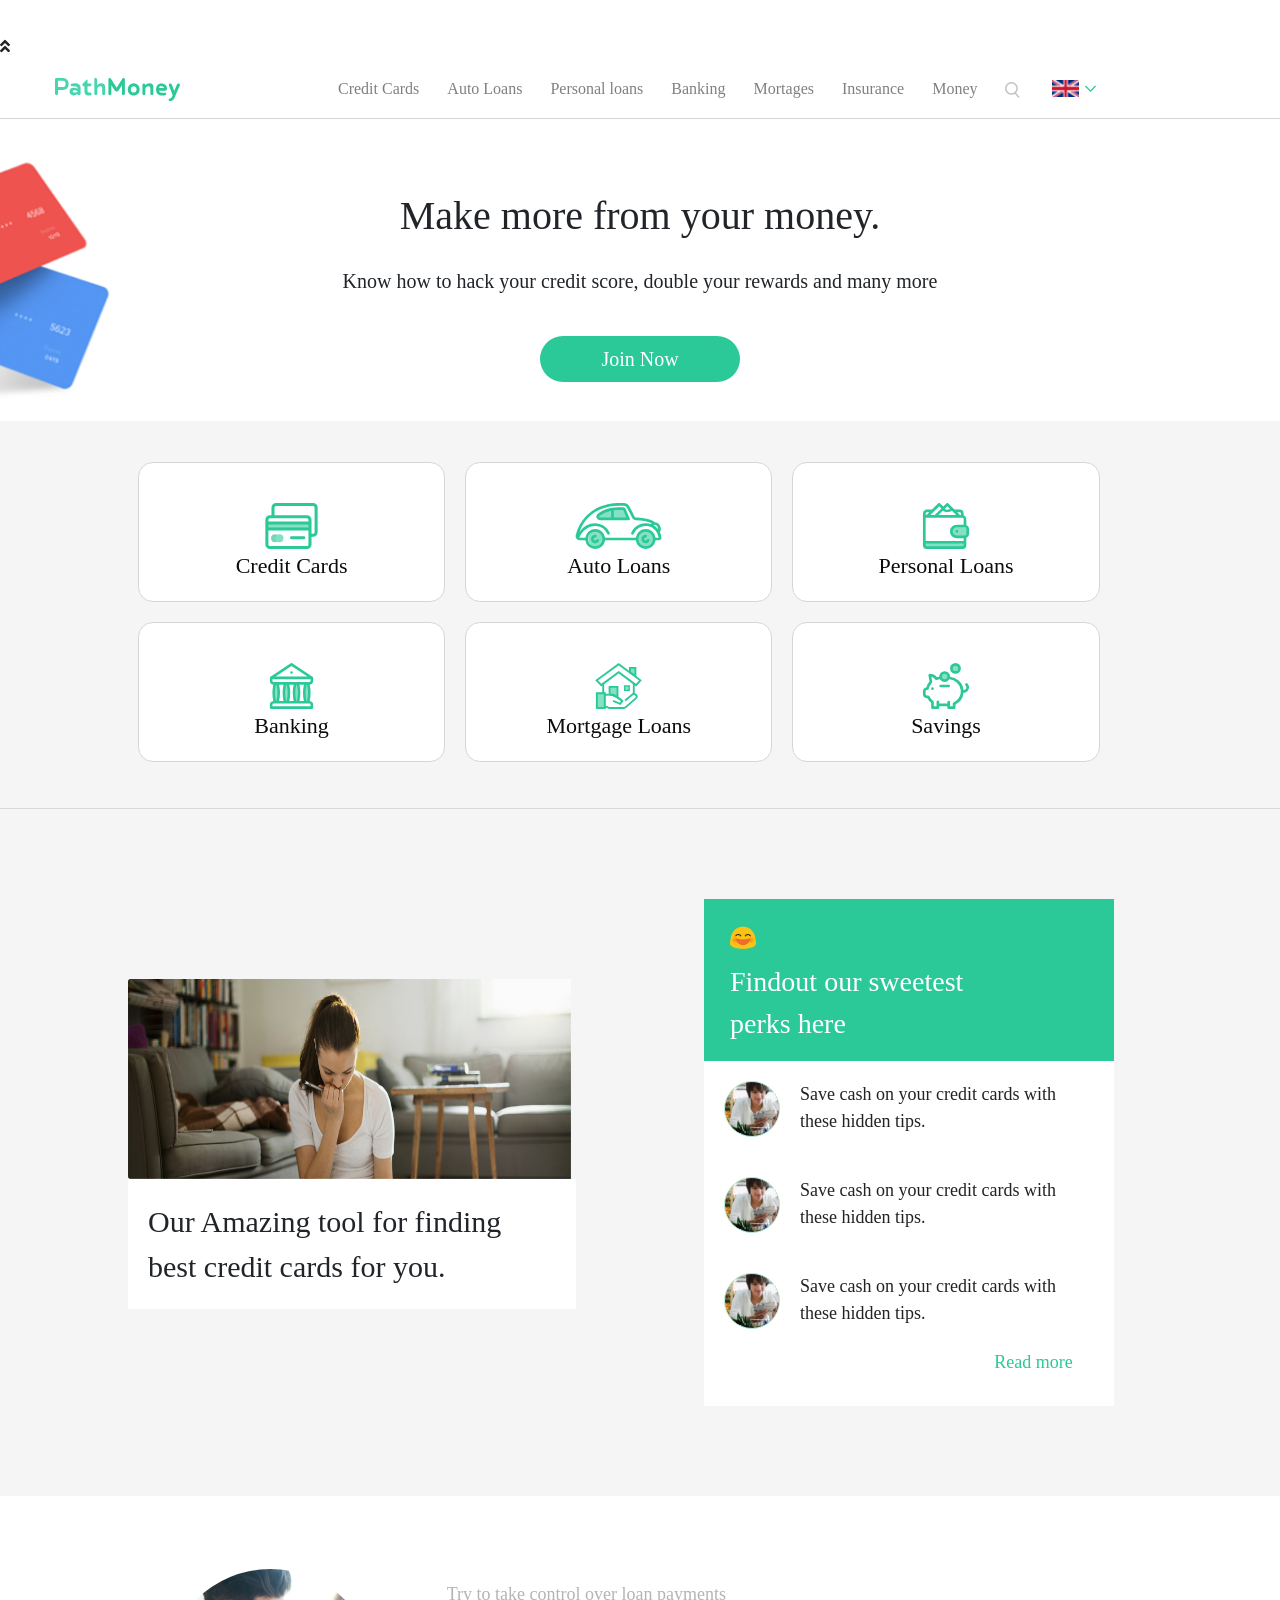
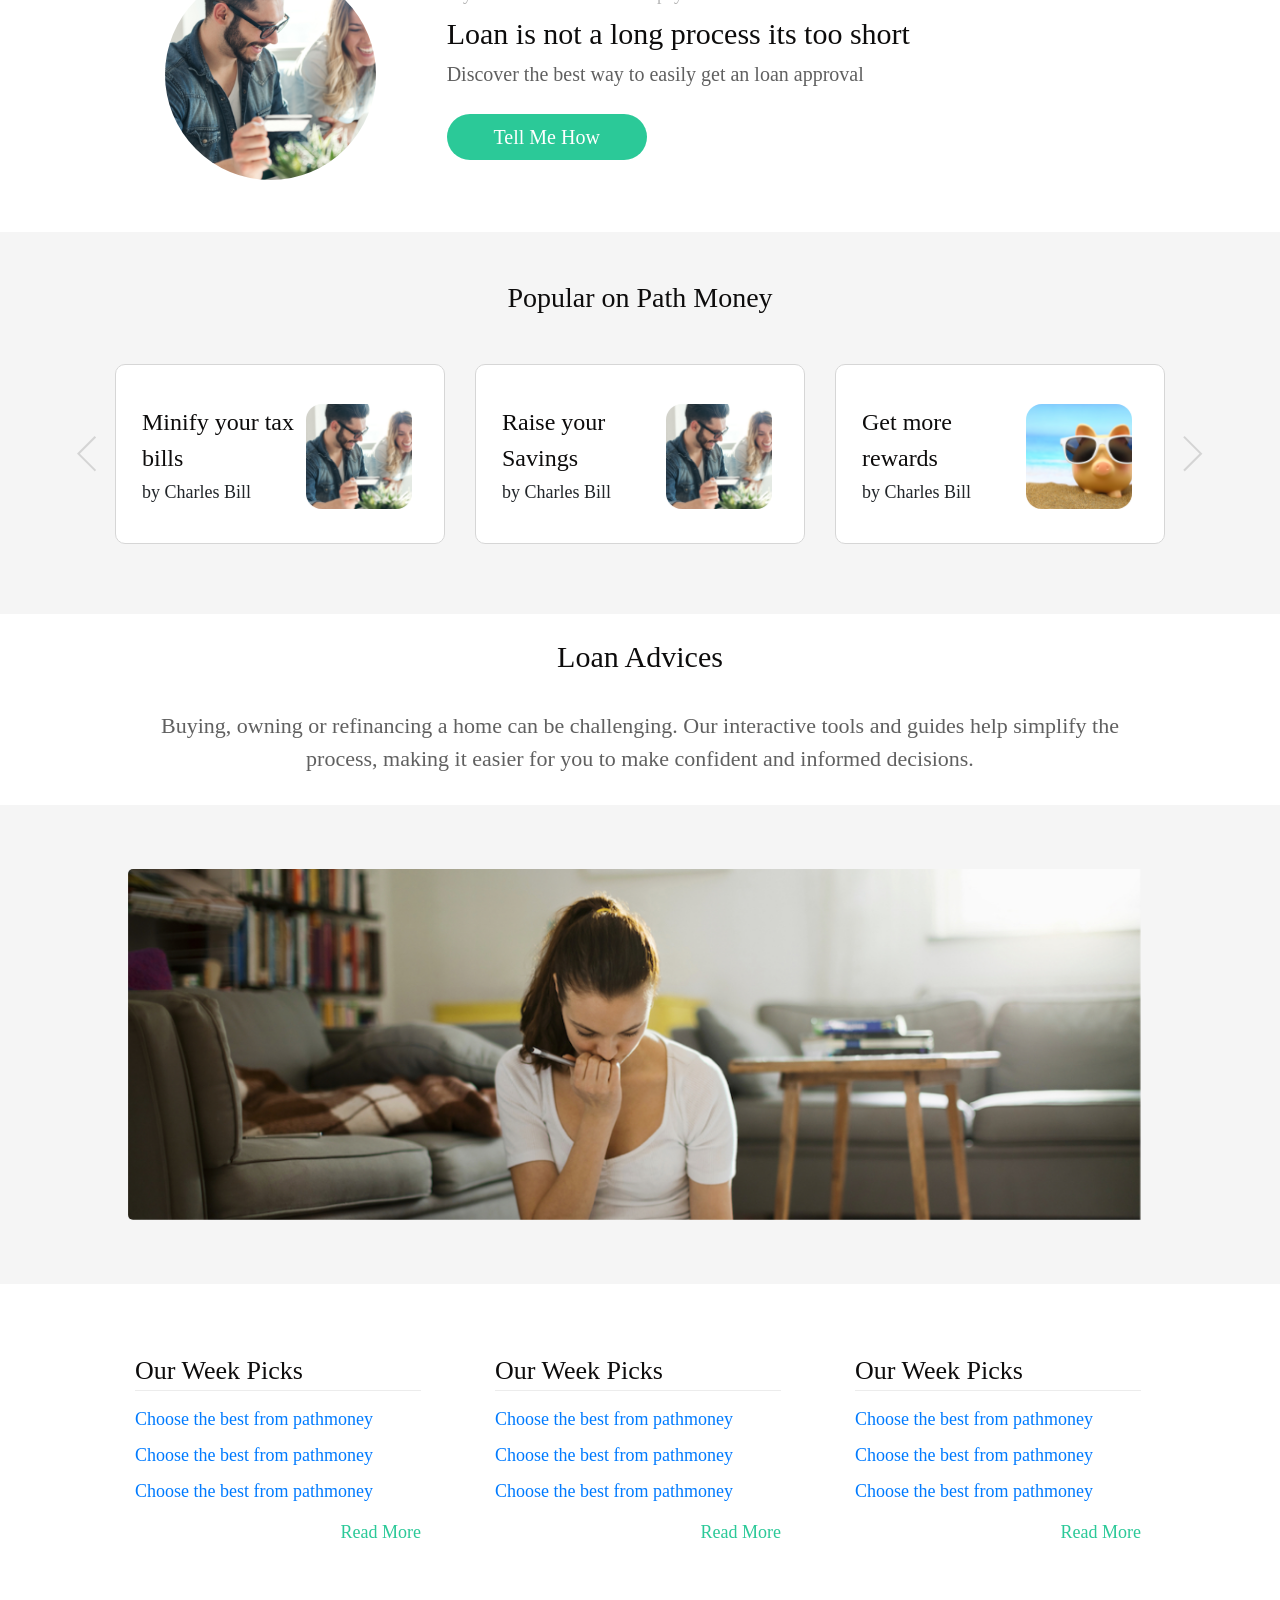
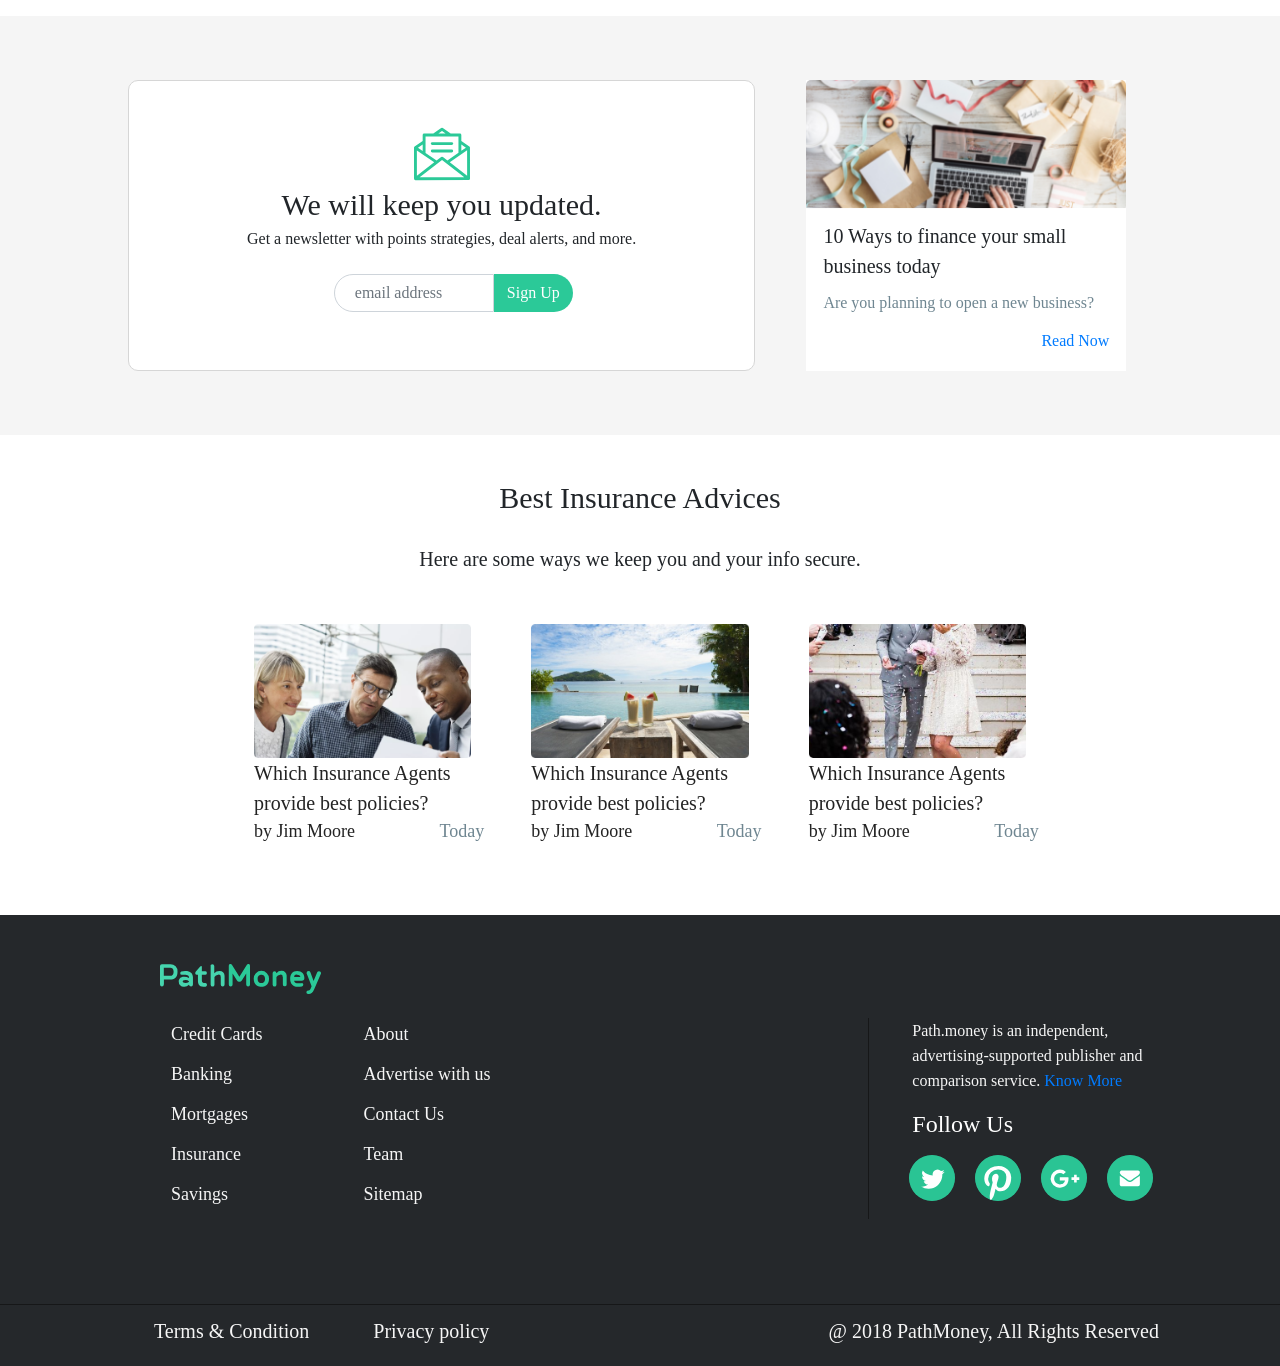
<file: index.html>
<!DOCTYPE html>
<html lang="en">

<head>
    <meta charset="utf-8">
    <meta http-equiv="X-UA-Compatible" content="IE=edge">
    <meta name="viewport" content="width=device-width, initial-scale=1, shrink-to-fit=no">
    <meta http-equiv=&apos;cache-control&apos; content=&apos;no-cache&apos;>
    <meta http-equiv=&apos;expires&apos; content=&apos;0&apos;>
    <meta http-equiv=&apos;pragma&apos; content=&apos;no-cache&apos;>
    <link rel="stylesheet" href="https://use.fontawesome.com/releases/v5.1.0/css/all.css" integrity="sha384-lKuwvrZot6UHsBSfcMvOkWwlCMgc0TaWr+30HWe3a4ltaBwTZhyTEggF5tJv8tbt" crossorigin="anonymous">
    <link rel="stylesheet" href="https://maxcdn.bootstrapcdn.com/bootstrap/4.0.0/css/bootstrap.min.css" integrity="sha384-Gn5384xqQ1aoWXA+058RXPxPg6fy4IWvTNh0E263XmFcJlSAwiGgFAW/dAiS6JXm" crossorigin="anonymous">
    <link rel="stylesheet" href="css/style.css" type="text/css">
    <title>Path.Money</title>
</head>

<body> <a title="Back to top" ><img class="scroll-top-button" onclick="opennNav()" src="svg/angle-up.svg"></a>
    
    <div id="ppup" class="popup">
    
    <div class="container">
  <div class="overlay-content">
    
            <div class="row bkg">
            <div class="col-3 pad-none"><a href="https://www.americanexpress.com/in/credit-cards/all-cards/?s_tntref=https%3A%2F%2Fwww.google.com"><span class="clk"><img  src="./am1.png"></span></a></div>
                <div class="col-9 pad-none"><a href="https://www.americanexpress.com/in/credit-cards/all-cards/?s_tntref=https%3A%2F%2Fwww.google.com"><span class="txte"> 4,000 Bonus Membership Reward Points on your American Express credit card</span></a></div>
            </div>
      
      <div class="row bkg">
            <div class="col-3 pad-none"><a href="https://chaudharyvineet.github.io/path.money_mobile/cards_3.html"><span class="clk"><img  src="./am2.png"></span></a></div>
                <div class="col-9 pad-none"><a href="https://chaudharyvineet.github.io/path.money_mobile/cards_3.html"><span class="txte">Best personal loan offers for bad credit</span></a></div>
            </div>
      
      <div class="row bkg">
            <div class="col-3 pad-none"><a href="https://chaudharyvineet.github.io/path.money_mobile/cards_2.html"><span class="clk"><img  src="./am3.png"></span></a></div>
                <div class="col-9 pad-none"><a href="https://chaudharyvineet.github.io/path.money_mobile/cards_2.html"><span class="txte">Save cash on your Credit Cards with these amazing hidden perks</span></a></div>
            </div>
      
<!--
       <div class="row adbar_ftr" id="hde">
       <div class="col-10"><span class="rcmd">Recommended by Path Money</span></div>
           <div class="col-2"><i  onclick="inc()" class="fa fa-chevron-up rtt"></i></div>
-->
      
      </div>
      
      <div class="row bkg">
            <div class="col-3 pad-none"><a href="https://chaudharyvineet.github.io/path.money_mobile/cards.html"><span class="clk"><img  src="./am4.png"></span></a></div>
                <div class="col-9 pad-none"><a href="https://chaudharyvineet.github.io/path.money_mobile/cards.html"><span class="txte">How to check your credit score without hurting it</span></a></div>
            </div>
      
      <div class="row bkg">
            <div class="col-3 pad-none"><a href="https://chaudharyvineet.github.io/path.money_mobile"><span class="clk"><img  src="./am5.png"></span></a></div>
                <div class="col-9 pad-none"><a href="https://chaudharyvineet.github.io/path.money_mobile"><span class="txte">Why a credit freeze is better than a credit lock</span></a></div>
            </div>
      
      <div class="row adbar_ftr" id="rev_hde">
        
      <div class="col-12"><span class="rcmd">Recommended by Path Money</span></div>
      </div>
            </div>  
    </div>
    </div>
    <div id="ss" class="sss" onclick="shw()"><i class="fas fa-angle-double-up"></i></div>
    
    <section id="navbar">
        <nav class="navbar navbar-expand-lg navbar-light bg-light pad-none nav-height"> <span class="logo-main"> <a href="index.html"><img src="svg/path%20money%20logo.svg"></a></span> <button class="nav-btn" onclick="openNav()">&#9776;</button>
            <div class="collapse navbar-collapse menu" id="navbarSupportedContent">
                <ul id="navbar-header-list" class="navbar-nav mr-auto search-notactive ">
                    <li class="nav-item dropdown"> <a class="nav-link" href="#" id="navbarDropdown" role="" data-toggle="dropdown" aria-haspopup="true" aria-expanded="false">Credit Cards</a>
                        <div class="dropdown-menu menu-box" aria-labelledby="navbarDropdown">
                            <div class="flex-box">
                                <div class="grid-box">
                                    <div class="box-head">Popular</div>
                                    <div class="box-sub-menu">Why Credits are cool</div>
                                    <div class="box-sub-menu">How Credits are cool</div>
                                    <div class="box-sub-menu">Why Credits are Why Credits are cool</div>
                                    <div class="box-sub-menu">How Credits are cool</div>
                                </div>
                                <div class="grid-box">
                                    <div class="box-head">Popular</div>
                                    <div class="box-sub-menu">Why Credits are cool</div>
                                    <div class="box-sub-menu">How Credits are Why Credits are cool</div>
                                    <div class="box-sub-menu">Why Credits are cool</div>
                                    <div class="box-sub-menu">How Credits are cool</div>
                                </div>
                                <div class="grid-box">
                                    <div class="box-head">Popular</div>
                                    <div class="box-sub-menu">Why Credits are cool</div>
                                    <div class="box-sub-menu">How Credits are Why Credits are cool</div>
                                    <div class="box-sub-menu">Why Credits are cool</div>
                                    <div class="box-sub-menu">How Credits are cool</div>
                                </div>
                            </div>
                            <div class="more-item" id="more-item"> > Explore all </div>
                        </div>
                    </li>
                    <li class="nav-item dropdown"> <a class="nav-link" href="#" id="navbarDropdown" role="button" data-toggle="dropdown" aria-haspopup="true" aria-expanded="false">Auto Loans</a>
                        <div class="dropdown-menu" aria-labelledby="navbarDropdown">
                            <div class="flex-box">
                                <div class="grid-box">
                                    <div class="box-head">Popular</div>
                                    <div class="box-sub-menu">Why Credits are cool</div>
                                    <div class="box-sub-menu">How Credits are cool</div>
                                    <div class="box-sub-menu">Why Credits are Why Credits are cool</div>
                                    <div class="box-sub-menu">How Credits are cool</div>
                                </div>
                                <div class="grid-box">
                                    <div class="box-head">Popular</div>
                                    <div class="box-sub-menu">Why Credits are cool</div>
                                    <div class="box-sub-menu">How Credits are Why Credits are cool</div>
                                    <div class="box-sub-menu">Why Credits are cool</div>
                                    <div class="box-sub-menu">How Credits are cool</div>
                                </div>
                                <div class="grid-box">
                                    <div class="box-head">Popular</div>
                                    <div class="box-sub-menu">Why Credits are cool</div>
                                    <div class="box-sub-menu">How Credits are Why Credits are cool</div>
                                    <div class="box-sub-menu">Why Credits are cool</div>
                                    <div class="box-sub-menu">How Credits are cool</div>
                                </div>
                            </div>
                            <div class="more-item" id="more-item"> > Explore all </div>
                        </div>
                    </li>
                    <li class="nav-item dropdown"> <a class="nav-link " href="#" id="navbarDropdown" role="button" data-toggle="dropdown" aria-haspopup="true" aria-expanded="false">Personal loans</a>
                        <div class="dropdown-menu" aria-labelledby="navbarDropdown">
                            <div class="flex-box">
                                <div class="grid-box">
                                    <div class="box-head">Popular</div>
                                    <div class="box-sub-menu">Why Credits are cool</div>
                                    <div class="box-sub-menu">How Credits are cool</div>
                                    <div class="box-sub-menu">Why Credits are Why Credits are cool</div>
                                    <div class="box-sub-menu">How Credits are cool</div>
                                </div>
                                <div class="grid-box">
                                    <div class="box-head">Popular</div>
                                    <div class="box-sub-menu">Why Credits are cool</div>
                                    <div class="box-sub-menu">How Credits are Why Credits are cool</div>
                                    <div class="box-sub-menu">Why Credits are cool</div>
                                    <div class="box-sub-menu">How Credits are cool</div>
                                </div>
                                <div class="grid-box">
                                    <div class="box-head">Popular</div>
                                    <div class="box-sub-menu">Why Credits are cool</div>
                                    <div class="box-sub-menu">How Credits are Why Credits are cool</div>
                                    <div class="box-sub-menu">Why Credits are cool</div>
                                    <div class="box-sub-menu">How Credits are cool</div>
                                </div>
                            </div>
                            <div class="more-item" id="more-item"> > Explore all </div>
                        </div>
                    </li>
                    <li class="nav-item dropdown"> <a class="nav-link " href="#" id="navbarDropdown" role="button" data-toggle="dropdown" aria-haspopup="true" aria-expanded="false">Banking</a>
                        <div class="dropdown-menu" aria-labelledby="navbarDropdown">
                            <div class="flex-box">
                                <div class="grid-box">
                                    <div class="box-head">Popular</div>
                                    <div class="box-sub-menu">Why Credits are cool</div>
                                    <div class="box-sub-menu">How Credits are cool</div>
                                    <div class="box-sub-menu">Why Credits are Why Credits are cool</div>
                                    <div class="box-sub-menu">How Credits are cool</div>
                                </div>
                                <div class="grid-box">
                                    <div class="box-head">Popular</div>
                                    <div class="box-sub-menu">Why Credits are cool</div>
                                    <div class="box-sub-menu">How Credits are Why Credits are cool</div>
                                    <div class="box-sub-menu">Why Credits are cool</div>
                                    <div class="box-sub-menu">How Credits are cool</div>
                                </div>
                                <div class="grid-box">
                                    <div class="box-head">Popular</div>
                                    <div class="box-sub-menu">Why Credits are cool</div>
                                    <div class="box-sub-menu">How Credits are Why Credits are cool</div>
                                    <div class="box-sub-menu">Why Credits are cool</div>
                                    <div class="box-sub-menu">How Credits are cool</div>
                                </div>
                            </div>
                            <div class="more-item" id="more-item"> > Explore all </div>
                        </div>
                    </li>
                    <li class="nav-item dropdown"> <a class="nav-link " href="#" id="navbarDropdown" role="button" data-toggle="dropdown" aria-haspopup="true" aria-expanded="false">Mortages</a>
                        <div class="dropdown-menu" aria-labelledby="navbarDropdown">
                            <div class="flex-box">
                                <div class="grid-box">
                                    <div class="box-head">Popular</div>
                                    <div class="box-sub-menu">Why Credits are cool</div>
                                    <div class="box-sub-menu">How Credits are cool</div>
                                    <div class="box-sub-menu">Why Credits are Why Credits are cool</div>
                                    <div class="box-sub-menu">How Credits are cool</div>
                                </div>
                                <div class="grid-box">
                                    <div class="box-head">Popular</div>
                                    <div class="box-sub-menu">Why Credits are cool</div>
                                    <div class="box-sub-menu">How Credits are Why Credits are cool</div>
                                    <div class="box-sub-menu">Why Credits are cool</div>
                                    <div class="box-sub-menu">How Credits are cool</div>
                                </div>
                                <div class="grid-box">
                                    <div class="box-head">Popular</div>
                                    <div class="box-sub-menu">Why Credits are cool</div>
                                    <div class="box-sub-menu">How Credits are Why Credits are cool</div>
                                    <div class="box-sub-menu">Why Credits are cool</div>
                                    <div class="box-sub-menu">How Credits are cool</div>
                                </div>
                            </div>
                            <div class="more-item" id="more-item"> > Explore all </div>
                        </div>
                    </li>
                    <li class="nav-item dropdown"> <a class="nav-link " href="#" id="navbarDropdown" role="button" data-toggle="dropdown" aria-haspopup="true" aria-expanded="false">Insurance</a>
                        <div class="dropdown-menu" aria-labelledby="navbarDropdown">
                            <div class="flex-box">
                                <div class="grid-box">
                                    <div class="box-head">Popular</div>
                                    <div class="box-sub-menu">Why Credits are cool</div>
                                    <div class="box-sub-menu">How Credits are cool</div>
                                    <div class="box-sub-menu">Why Credits are Why Credits are cool</div>
                                    <div class="box-sub-menu">How Credits are cool</div>
                                </div>
                                <div class="grid-box">
                                    <div class="box-head">Popular</div>
                                    <div class="box-sub-menu">Why Credits are cool</div>
                                    <div class="box-sub-menu">How Credits are Why Credits are cool</div>
                                    <div class="box-sub-menu">Why Credits are cool</div>
                                    <div class="box-sub-menu">How Credits are cool</div>
                                </div>
                                <div class="grid-box">
                                    <div class="box-head">Popular</div>
                                    <div class="box-sub-menu">Why Credits are cool</div>
                                    <div class="box-sub-menu">How Credits are Why Credits are cool</div>
                                    <div class="box-sub-menu">Why Credits are cool</div>
                                    <div class="box-sub-menu">How Credits are cool</div>
                                </div>
                            </div>
                            <div class="more-item" id="more-item"> > Explore all </div>
                        </div>
                    </li>
                    <li class="nav-item dropdown"> <a class="nav-link " href="#" id="navbarDropdown" role="button" data-toggle="dropdown" aria-haspopup="true" aria-expanded="false">Money </a>
                        <div class="dropdown-menu" aria-labelledby="navbarDropdown">
                            <div class="flex-box">
                                <div class="grid-box">
                                    <div class="box-head">Popular</div>
                                    <div class="box-sub-menu">Why Credits are cool</div>
                                    <div class="box-sub-menu">How Credits are cool</div>
                                    <div class="box-sub-menu">Why Credits are Why Credits are cool</div>
                                    <div class="box-sub-menu">How Credits are cool</div>
                                </div>
                                <div class="grid-box">
                                    <div class="box-head">Popular</div>
                                    <div class="box-sub-menu">Why Credits are cool</div>
                                    <div class="box-sub-menu">How Credits are Why Credits are cool</div>
                                    <div class="box-sub-menu">Why Credits are cool</div>
                                    <div class="box-sub-menu">How Credits are cool</div>
                                </div>
                                <div class="grid-box">
                                    <div class="box-head">Popular</div>
                                    <div class="box-sub-menu">Why Credits are cool</div>
                                    <div class="box-sub-menu">How Credits are Why Credits are cool</div>
                                    <div class="box-sub-menu">Why Credits are cool</div>
                                    <div class="box-sub-menu">How Credits are cool</div>
                                </div>
                            </div>
                            <div class="more-item" id="more-item"> > Explore all </div>
                        </div>
                    </li>
                    <li class="nav-item dropdown"> <a class="nav-link " href="#" id="nav-search" role="button" data-toggle="dropdown" aria-haspopup="true" aria-expanded="false"><img src="images/search.png"> </a>
                        <div class="dropdown-menu search-box" id="search-box"> <input class="form-control" type="text" placeholder="Search"> </div>
                    </li>
                    <li class="nav-item dropdown">
                        <div class="navbar-lang-area"> <button class="btn language-select" type="button" id="dropdownMenuButton" data-toggle="dropdown" aria-haspopup="true" aria-expanded="false"> <div class="flex-box"> <div id="lang"> </div><div class="arrow-dropdown"><img src="svg/arrow-down.svg"></div></div></button>
                            <div id="page-language" class="dropdown-menu page-language-web" aria-labelledby="dropdownMenuButton"> <a class="dropdown-item" href="#" onclick="englishflag()">English</a> <a class="dropdown-item" href="#" onclick="japaneseflag()">Japanese</a> <a class="dropdown-item" href="#" onclick="spainflag()">Spanish</a> </div>
                        </div>
                    </li>
                </ul>
            </div>
        </nav>
        <div id="myNav" class="overlay">
            <div class="logo-mob"> <span class="logo-main-mob"><img src="svg/path%20money%20logo.svg"></span> </div><a href="javascript:void(0)" class="closebtn" onclick="closeNav()">&times;</a>
            <div class="page-language-section">
                <div class="dropdown"> <button class="btn language-select" type="button" id="dropdownMenuButton" data-toggle="dropdown" aria-haspopup="true" aria-expanded="false"> <div class="flex-box"> <div class="arrow-dropdown"><img src="svg/arrow-down.svg"></div><div id="lang-sm"> </div></div></button>
                    <div id="page-language" class="dropdown-menu page-language" aria-labelledby="dropdownMenuButton"> <a class="dropdown-item" href="#" onclick="englishflagsm()">English</a> <a class="dropdown-item" href="#" onclick="japaneseflagsm()">Japanese</a> <a class="dropdown-item" href="#" onclick="spainflagsm()">Spanish</a> </div>
                </div>
            </div>
            <div class="overlay-content"> <a class="center search-box"><input class="form-control" type="text" placeholder="Search"></a> <a href="creditcard.html">Credit Cards </a> <a href="personalloan.html">Personal Loans </a> <a href="mortgageloans.html">Mortages</a> <a href="mortgageloans.html">Money </a> <a href="autoloan.html">Auto Loans </a> <a href="banking.html">Banking </a> <a href="#">Insurance</a> </div>
        </div>
    </section>
    <section id="mainpage">
        <div class="row">
            <div class="jumbltron home-jumbltron-img">
                <div class="jumbltron-head col-sm-12"> Make more from your money. </div>
                <div class="jumbltron-text col-sm-12"> Know how to hack your credit score, double your rewards and many more </div>
                <div class="jumbltron-btn col-sm-12"> <a id="native-btn-link" href="Applicationdecline.html"> <button id="native-btn" class="native-btn">Join Now</button> </a> </div>
            </div>
        </div>
        <div class="column-card">
            <div class="row">
                <div id="cards-list" class="flex-box wrap card-margin">
                    <div class="card"><a href="creditcard.html"> <img class="card-img" src="svg/credit-card.svg"> <span class="card-text"> Credit Cards </span> </a> </div>
                    <div class="card"><a href="autoloan.html"> <img class="card-img" src="svg/transport.svg"> <span class="card-text"> Auto Loans </span> </a> </div>
                    <div class="card"><a href="personalloan.html"> <img class="card-img" src="svg/wallet.svg"> <span class="card-text"> Personal Loans </span> </a> </div>
                    <div class="card"><a href="banking.html"> <img class="card-img" src="svg/bank.svg"> <span class="card-text"> Banking </span> </a> </div>
                    <div class="card"> <a href="mortgageloans.html"> <img class="card-img" src="svg/mortages.svg"> <span class="card-text"> Mortgage Loans </span> </a> </div>
                    <div class="card"><a href="saving.html"> <img class="card-img" src="svg/piggy-bank.svg"> <span class="card-text"> Savings </span> </a> </div>
                </div>
            </div>
        </div>
        <div class="column-tool">
            <div class="row">
                <div class="flex-box wrap">
                    <div class="tool-left">
                        <div> <img class="" src="images/header.png"> </div>
                        <div class="tool-left-head"> Our Amazing tool for finding best credit cards for you. </div>
                    </div>
                    <div class="tool-right">
                        <div class="tool-right-header">
                            <div class="head-emoji"> <img src="svg/emoji.svg"> </div>
                            <div class="tool-right-head"> Findout our sweetest perks here </div>
                        </div>
                        <div id="tool-right-list" class="tool-right-list">
                            <div class="row">
                                <div class="flex-box">
                                    <div class="tool-right-list-img"> <img src="images/perk-list.png"> </div>
                                    <div class="tool-right-list-text"> <a href="Applicationdecline.html"> Save cash on your credit cards with these hidden tips. </a> </div>
                                </div>
                                <div class="flex-box">
                                    <div class="tool-right-list-img"> <img src="images/perk-list.png"> </div>
                                    <div class="tool-right-list-text"> <a href="Applicationdecline.html"> Save cash on your credit cards with these hidden tips. </a> </div>
                                </div>
                                <div class="flex-box">
                                    <div class="tool-right-list-img"> <img src="images/perk-list.png"> </div>
                                    <div class="tool-right-list-text"> <a href="Applicationdecline.html"> Save cash on your credit cards with these hidden tips. </a> </div>
                                </div>
                                <div class="read-more"> <a href="#">Read more</a> </div>
                            </div>
                        </div>
                    </div>
                </div>
            </div>
        </div>
        <div class="row">
            <div class="column-round col-sm-12">
                <div class="row">
                    <div class="col-sm-4 column-round-img"> <img src="images/round-img.png"> </div>
                    <div class="col-sm-8 grid-box">
                        <div class="head1"> Try to take control over loan payments </div>
                        <div class="head2"> Loan is not a long process its too short </div>
                        <div class="head3"> Discover the best way to easily get an loan approval </div>
                        <a href="Applicationdecline-test.html">
                            <div class="column-round-banner"> <button id="native-btn" class="native-btn"> Tell Me How </button> </div>
                        </a>
                    </div>
                </div>
            </div>
        </div>
        <div class="row slider-background">
            <div class="container">
                <div id="popular-area" class="popular-area center">
                    <div class="popular-header">Popular on Path Money</div>
                    <div class="center slider-design">
                        <div class="container-fluid">
                            <div id="carouselExample" class="carousel slide" data-ride="carousel" data-interval="9000">
                                <div class="carousel-inner row w-100 mx-auto" role="listbox">
                                    <div class="carousel-item popular-ad-box-pad col-md-4 active">
                                        <div class="popular-ad-box">
                                            <div class="flex-box">
                                                <div class="grid-box">
                                                    <div class="popular-ad-box-head"> <span id="popular-ad-head"><a href="#">Minify your tax bills</a></span> </div>
                                                    <div class="popular-ad-box-text" id="popular-ad-author"> by Charles Bill </div>
                                                </div>
                                                <div class=""> <img class="img-popular" src="images/slider1.png"> </div>
                                            </div>
                                        </div>
                                    </div>
                                    <div class="carousel-item popular-ad-box-pad col-md-4">
                                        <div class="popular-ad-box">
                                            <div class="flex-box">
                                                <div class="grid-box">
                                                    <div class="popular-ad-box-head"> <span id="popular-ad-head"><a href="#">Raise your Savings </a></span> </div>
                                                    <div class="popular-ad-box-text" id="poplar-ad-author"> by Charles Bill </div>
                                                </div>
                                                <div class=""> <img class="img-popular" src="images/slider2.png"> </div>
                                            </div>
                                        </div>
                                    </div>
                                    <div class="carousel-item popular-ad-box-pad col-md-4">
                                        <div class="popular-ad-box">
                                            <div class="flex-box">
                                                <div class="grid-box">
                                                    <div class="popular-ad-box-head"> <span id="popular-ad-head"><a href="#">Get more rewards</a></span> </div>
                                                    <div class="popular-ad-box-text" id="popular-ad-author"> by Charles Bill </div>
                                                </div>
                                                <div class=""> <img class="img-popular" src="images/slider3.png"> </div>
                                            </div>
                                        </div>
                                    </div>
                                    <div class="carousel-item popular-ad-box-pad col-md-4">
                                        <div class="popular-ad-box">
                                            <div class="flex-box">
                                                <div class="grid-box">
                                                    <div class="popular-ad-box-head"> Raise your Savings </div>
                                                    <div class="popular-ad-box-text"> by Charles Bill </div>
                                                </div>
                                                <div class=""> <img class="img-popular" src="images/slider1.png"> </div>
                                            </div>
                                        </div>
                                    </div>
                                    <div class="carousel-item popular-ad-box-pad col-md-4">
                                        <div class="popular-ad-box">
                                            <div class="flex-box">
                                                <div class="grid-box">
                                                    <div class="popular-ad-box-head"> Raise your Savings </div>
                                                    <div class="popular-ad-box-text"> by Charles Bill </div>
                                                </div>
                                                <div class=""> <img class="img-popular" src="images/slider1.png"> </div>
                                            </div>
                                        </div>
                                    </div>
                                    <div class="carousel-item popular-ad-box-pad col-md-4">
                                        <div class="popular-ad-box">
                                            <div class="flex-box">
                                                <div class="grid-box">
                                                    <div class="popular-ad-box-head"> Raise your Savings </div>
                                                    <div class="popular-ad-box-text"> by Charles Bill </div>
                                                </div>
                                                <div class=""> <img class="img-popular" src="images/slider1.png"> </div>
                                            </div>
                                        </div>
                                    </div>
                                    <div class="carousel-item popular-ad-box-pad col-md-4">
                                        <div class="popular-ad-box">
                                            <div class="flex-box">
                                                <div class="grid-box">
                                                    <div class="popular-ad-box-head"> Raise your Savings </div>
                                                    <div class="popular-ad-box-text"> by Charles Bill </div>
                                                </div>
                                                <div class=""> <img class="img-popular" src="images/slider1.png"> </div>
                                            </div>
                                        </div>
                                    </div>
                                    <div class="carousel-item popular-ad-box-pad col-md-4">
                                        <div class="popular-ad-box">
                                            <div class="flex-box">
                                                <div class="grid-box">
                                                    <div class="popular-ad-box-head"> Raise your Savings </div>
                                                    <div class="popular-ad-box-text"> by Charles Bill </div>
                                                </div>
                                                <div class=""> <img class="img-popular" src="images/slider1.png"> </div>
                                            </div>
                                        </div>
                                    </div>
                                </div><a class="carousel-control-prev" href="#carouselExample" role="button" data-slide="prev"><img src="images/prev.png"></a> <a class="carousel-control-next text-faded" href="#carouselExample" role="button" data-slide="next"><img src="images/next.png"></a> </div>
                        </div>
                    </div>
                </div>
            </div>
        </div>
        <div class="row loan-advice">
            <div class="grid-box center">
                <div class="column-head-30">Loan Advices</div>
                <div class="column-head-text">Buying, owning or refinancing a home can be challenging. Our interactive tools and guides help simplify the process, making it easier for you to make confident and informed decisions.</div>
                <div class="contact"><img class="img-fluid" src="images/header.png"></div>
                <div id="loan-advice-list" class="loan-advice-list-alignment">
                    <div class="row">
                        <div class="col-sm-4">
                            <div class="loan-advice-list-box">
                                <div class="loan-advice-list-head"> Our Week Picks </div>
                                <div class="loan-advice-list-text"> <a href="#">Choose the best from pathmoney</a> </div>
                                <div class="loan-advice-list-text"> <a href="#">Choose the best from pathmoney</a> </div>
                                <div class="loan-advice-list-text"> <a href="#">Choose the best from pathmoney</a> </div>
                                <div class="read-more"> <a href="#">Read More</a> </div>
                            </div>
                        </div>
                        <div class="col-sm-4">
                            <div class="loan-advice-list-box">
                                <div class="loan-advice-list-head"> Our Week Picks </div>
                                <div class="loan-advice-list-text"> <a href="#">Choose the best from pathmoney</a> </div>
                                <div class="loan-advice-list-text"> <a href="#">Choose the best from pathmoney</a> </div>
                                <div class="loan-advice-list-text"> <a href="#">Choose the best from pathmoney</a> </div>
                                <div class="read-more"> <a href="#">Read More</a> </div>
                            </div>
                        </div>
                        <div class="col-sm-4">
                            <div class="loan-advice-list-box">
                                <div class="loan-advice-list-head"> Our Week Picks </div>
                                <div class="loan-advice-list-text"> <a href="#">Choose the best from pathmoney</a> </div>
                                <div class="loan-advice-list-text"> <a href="#">Choose the best from pathmoney</a> </div>
                                <div class="loan-advice-list-text"> <a href="#">Choose the best from pathmoney</a> </div>
                                <div class="read-more"> <a href="#">Read More</a> </div>
                            </div>
                        </div>
                    </div>
                </div>
            </div>
        </div>
        <div class="row contact">
            <div class="contact-area">
                <div class="row">
                    <div class="contact-left center">
                        <div> <img class="contact-img" src="svg/message.svg"> </div>
                        <div class="contact-head">We will keep you updated.</div>
                        <div class="contact-head-text">Get a newsletter with points strategies, deal alerts, and more.</div>
                        <div class="contact-form">
                            <form class="row">
                                <div class=""> <input type="email" class="form-control form-radius" id="email-2" placeholder="email address"> </div><button type="submit" class="btn btn-form ">Sign Up</button> </form>
                        </div>
                    </div>
                    <div class=" contact-right">
                        <div class="contact-right-img"> <img class="img-fluid" src="images/Mask%20Group%202.png"> </div>
                        <div>
                            <div class="contact-right-head"> 10 Ways to finance your small business today </div>
                            <div class="contact-right-head-text"> Are you planning to open a new business? </div>
                            <div class="contact-right-readnow"> <a href="#">Read Now</a> </div>
                        </div>
                    </div>
                </div>
            </div>
        </div>
        <div class="img-card-area">
            <div class="row">
                <div class="img-card-head center col-sm-12"> Best Insurance Advices </div>
                <div class="img-card-head-text center col-sm-12"> Here are some ways we keep you and your info secure. </div>
                <div class="row img-card-area col-sm-12">
                    <div class="col-sm img-card-margin">
                        <div class="row">
                            <div class="col-12"> <img class="img-fluid" src="images/img-card.png"> </div>
                        </div>
                        <div class="row">
                            <div class="col-12"> <span class="img-card-title">Which Insurance Agents provide best policies?</span> </div>
                        </div>
                        <div class="row">
                            <div class="col-12 pad-none">
                                <div class="row">
                                    <div class="col-9"> <span id="img-card-author" class=" img-card-author">by Jim Moore</span> </div>
                                    <div class="col-3"> <span id="img-card-date" class="img-card-date">Today</span> </div>
                                </div>
                            </div>
                        </div>
                    </div>
                    <div class="col-sm img-card-margin">
                        <div class="row">
                            <div class="col-12"> <img class="img-fluid" src="images/img-card-2.png"> </div>
                        </div>
                        <div class="row">
                            <div class="col-12"> <span class="img-card-title">Which Insurance Agents provide best policies?</span> </div>
                        </div>
                        <div class="row">
                            <div class="col-12 pad-none">
                                <div class="row">
                                    <div class="col-9"> <span id="img-card-author" class=" img-card-author">by Jim Moore</span> </div>
                                    <div class="col-3"> <span id="img-card-date" class="img-card-date">Today</span> </div>
                                </div>
                            </div>
                        </div>
                    </div>
                    <div class="col-sm img-card-margin">
                        <div class="row">
                            <div class="col-12"> <img class="img-fluid" src="images/img-card-1.png"> </div>
                        </div>
                        <div class="row">
                            <div class="col-12"> <span class="img-card-title">Which Insurance Agents provide best policies?</span> </div>
                        </div>
                        <div class="row">
                            <div class="col-12 pad-none">
                                <div class="row">
                                    <div class="col-9"> <span id="img-card-author" class=" img-card-author">by Jim Moore</span> </div>
                                    <div class="col-3"> <span id="img-card-date" class="img-card-date">Today</span> </div>
                                </div>
                            </div>
                        </div>
                    </div>
                </div>
            </div>
        </div>
    </section>
    <div class="footer-box">
        <div class="row">
            <div class="col"><img class="main-logo-footer" src="svg/path%20money%20logo.svg"></div>
            <!--<div class="col"><span class="go-to-text"> <a href="#navbar"><img class="go-to-arrow" src="svg/algle-up-colored.svg">Go to Top</a> </span> </div>--></div>
        <div class="row">
            <div class="col-sm-8">
                <div class="flex-box sitemap-left-margin">
                    <div class="grid-box sitemap-text-left-box">
                        <div class="sitemap-text-left"> <a href="#">Credit Cards</a> </div>
                        <div class="sitemap-text-left"> <a href="#">Banking</a> </div>
                        <div class="sitemap-text-left"> <a href="#">Mortgages</a> </div>
                        <div class="sitemap-text-left"> <a href="#">Insurance</a> </div>
                        <div class="sitemap-text-left"> <a href="#">Savings</a> </div>
                    </div>
                    <div class="grid-box sitemap-text-left-box">
                        <div class="sitemap-text-left"> <a href="#">About</a> </div>
                        <div class="sitemap-text-left"> <a href="#">Advertise with us</a> </div>
                        <div class="sitemap-text-left"> <a href="#">Contact Us</a> </div>
                        <div class="sitemap-text-left"> <a href="#">Team</a> </div>
                        <div class="sitemap-text-left"> <a href="#">Sitemap</a> </div>
                    </div>
                </div>
            </div>
            <div class="col-sm-4">
                <div class="grid-box sitemap-right-box">
                    <div class="sitemap-text-right"> Path.money is an independent, advertising-supported publisher and comparison service. <a href="#">Know More</a> </div>
                    <div class="sitemap-right-text-head"> Follow Us </div>
                    <div class="flex-box sitemap-social-box">
                        <div class="social-box"> <a id="social-link-twitter" href="#"><img src="svg/Twitter.svg"></a> </div>
                        <div class="social-box"> <a id="social-link-pinerest" href="#"><img src="svg/pinterst.svg" <="" a=""> </a></div>
                        <div class="social-box"><a id="social-link-pinerest" href="#"> </a><a id="social-link-googleplus" href="#"><img src="svg/G+.svg"></a> </div>
                        <div class="social-box"> <a id="social-link-email" href="#"><img src="svg/Mail.svg"></a> </div>
                    </div>
                </div>
            </div>
        </div>
        <div class="row footer-bottom">
            <div class="col-sm-5">
                <div class="footer-bottom-left"> <span class="term"><a href="#"> <span class="full-term"> Terms &amp; Condition </span> <span class="half-term"> T&amp;C </span> </a>
                    </span> <span class="term"> <a href="#">Privacy policy</a> </span> </div>
            </div>
            <div class="col-sm-7">
                <div class="copyr"><a href="#">  @ 2018 PathMoney, All Rights Reserved</a> </div>
            </div>
        </div>
    </div>
        
        
        
        
        
        
        
        
       

        
        
        
        
        
        
        
        
        
        
        
        
  
    <script src="https://ajax.googleapis.com/ajax/libs/jquery/3.3.1/jquery.min.js"></script>
    <script src="https://cdnjs.cloudflare.com/ajax/libs/popper.js/1.12.9/umd/popper.min.js" integrity="sha384-ApNbgh9B+Y1QKtv3Rn7W3mgPxhU9K/ScQsAP7hUibX39j7fakFPskvXusvfa0b4Q" crossorigin="anonymous"></script>
    <script src="https://maxcdn.bootstrapcdn.com/bootstrap/4.0.0/js/bootstrap.min.js" integrity="sha384-JZR6Spejh4U02d8jOt6vLEHfe/JQGiRRSQQxSfFWpi1MquVdAyjUar5+76PVCmYl" crossorigin="anonymous"></script>
    <script src="js/index.js"></script>
    
    <script>
    function shw() {
        $('#ppup').addClass('yu');
        $('#ss').addClass('yuu');
        
    }
    </script>
   
        
</body>

</html>
</file>
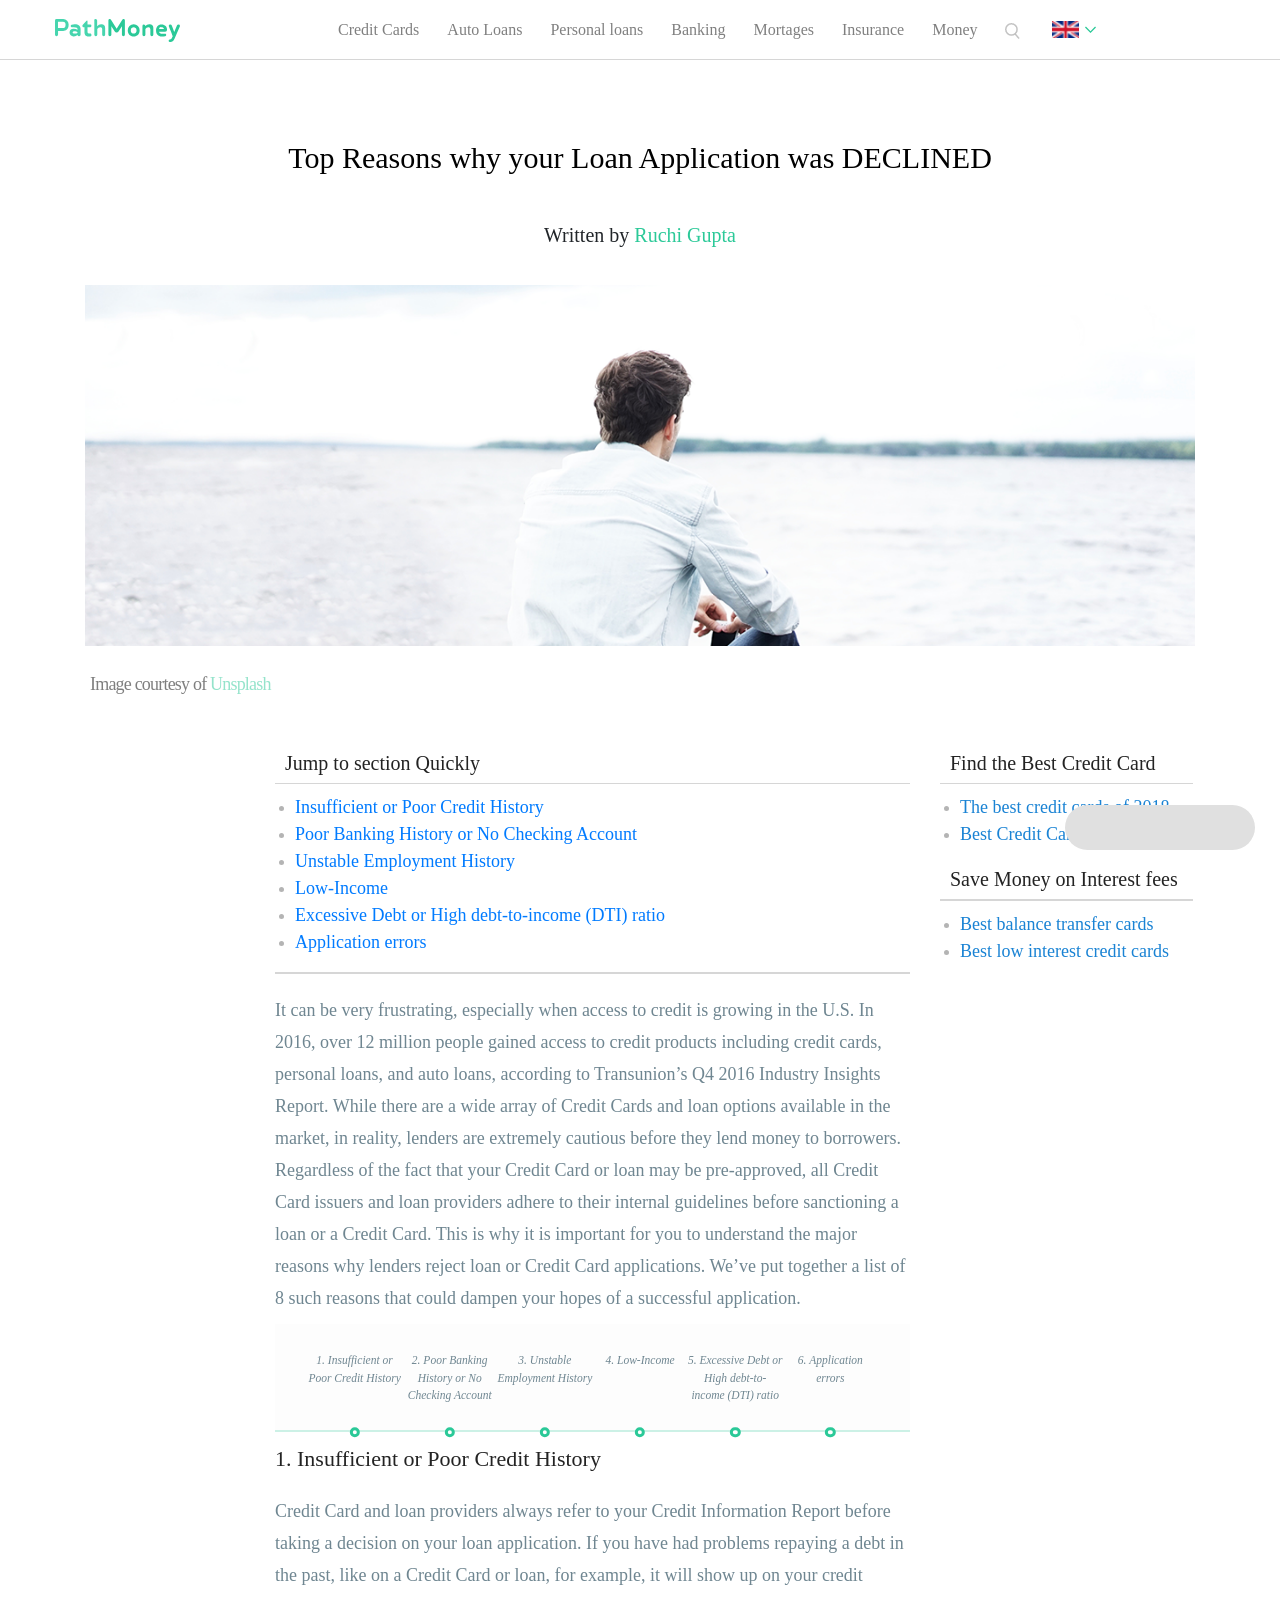
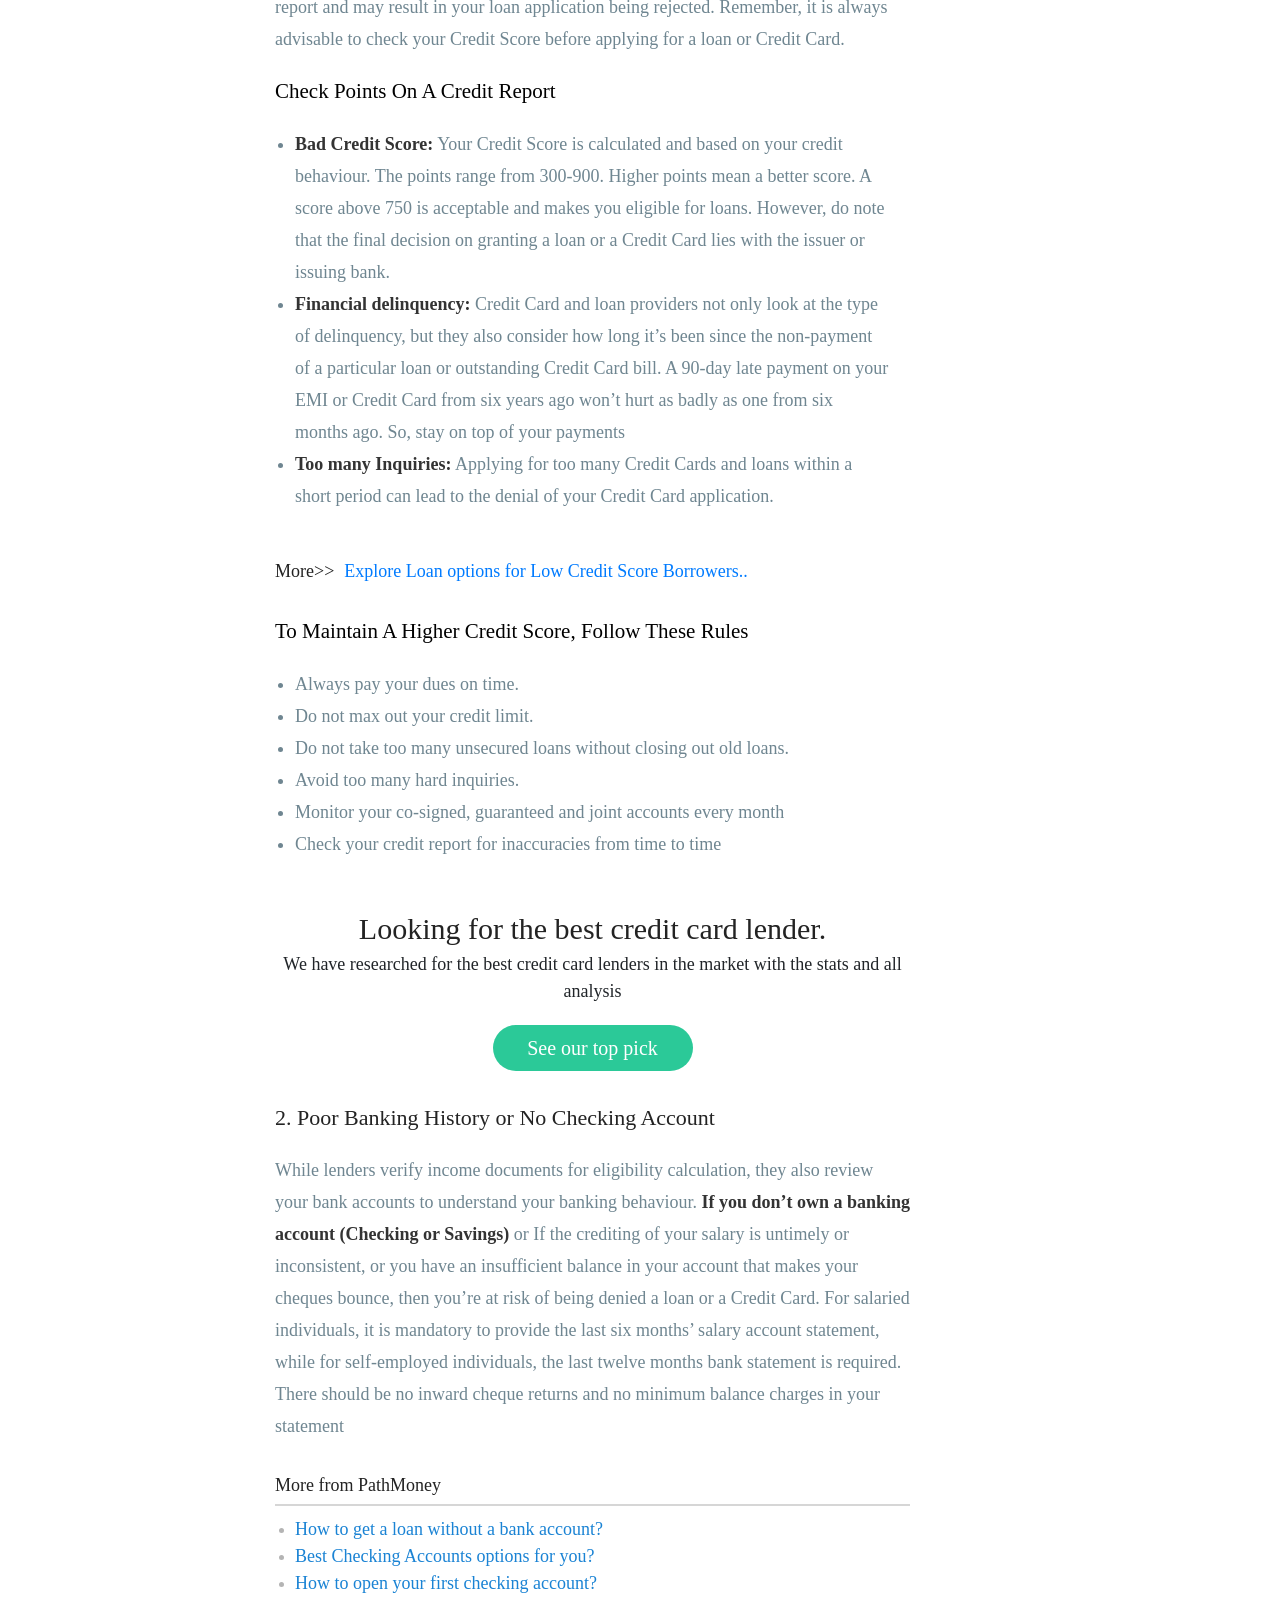
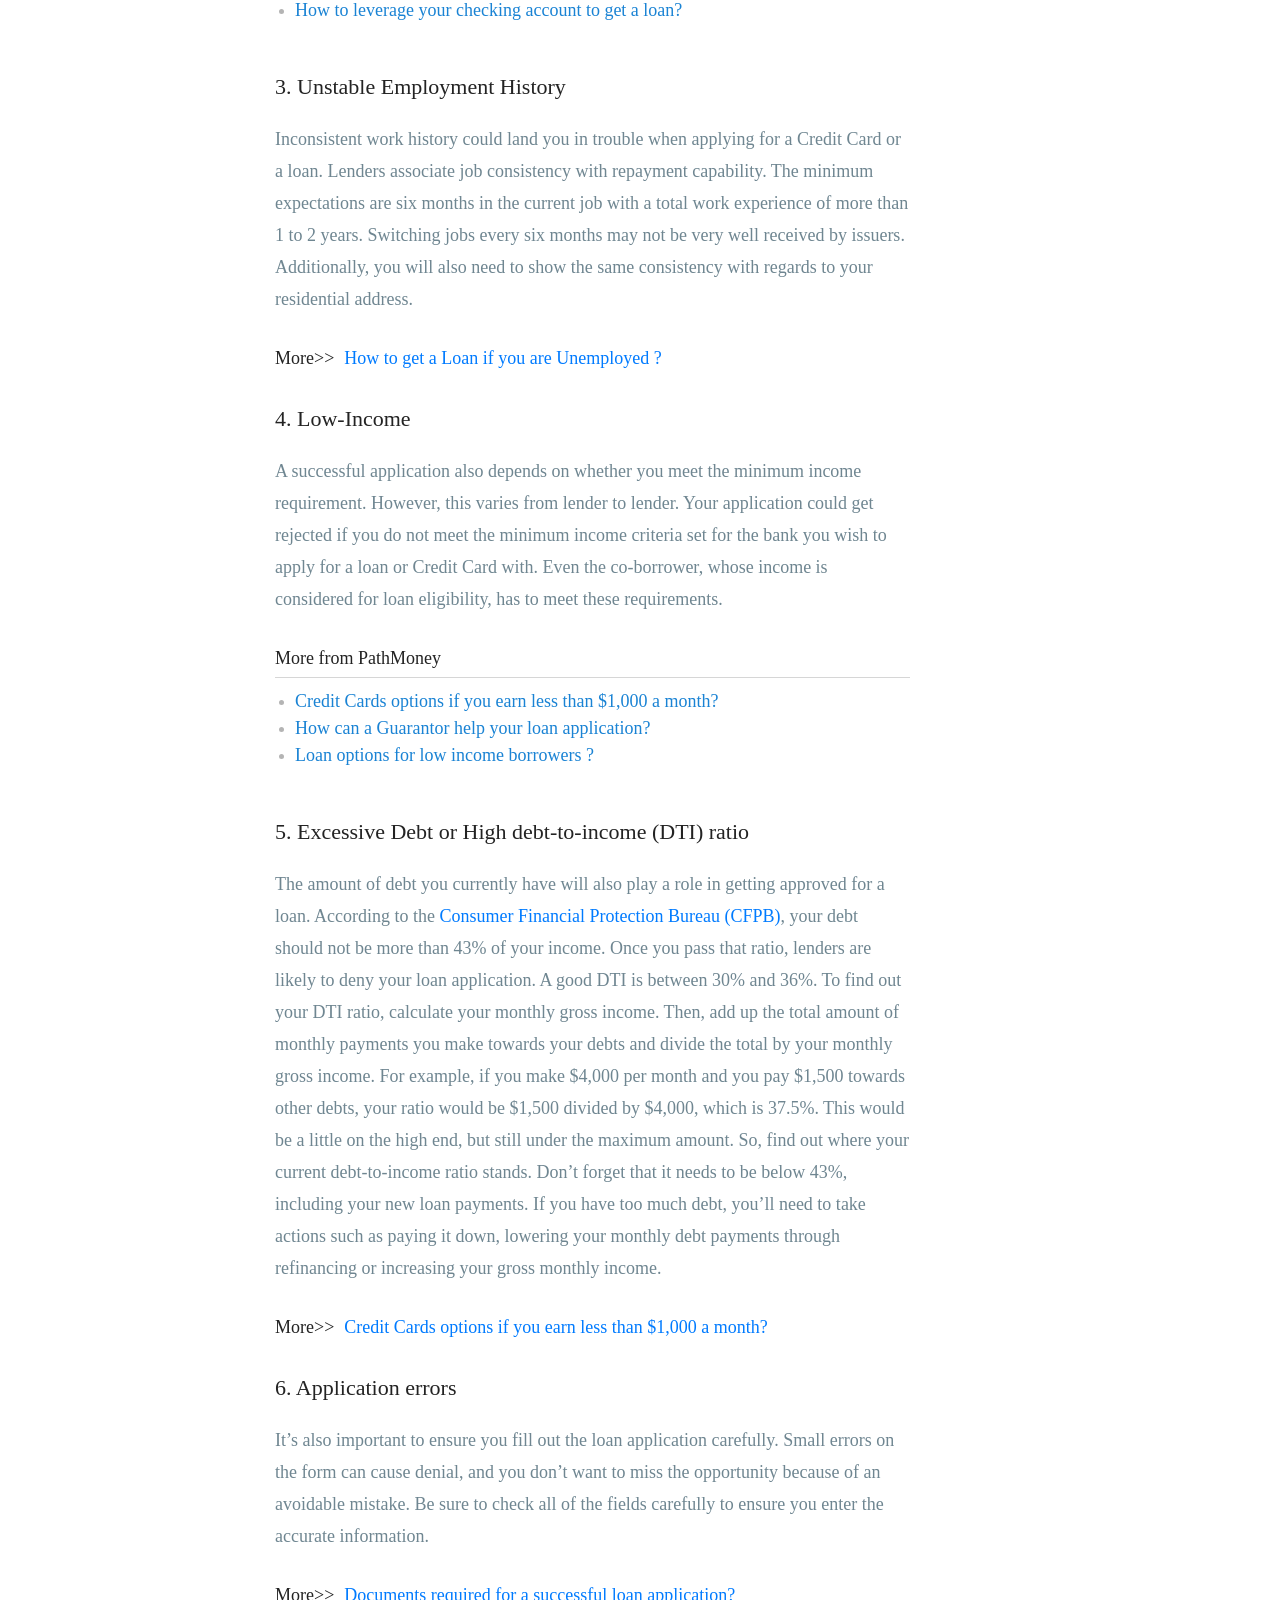
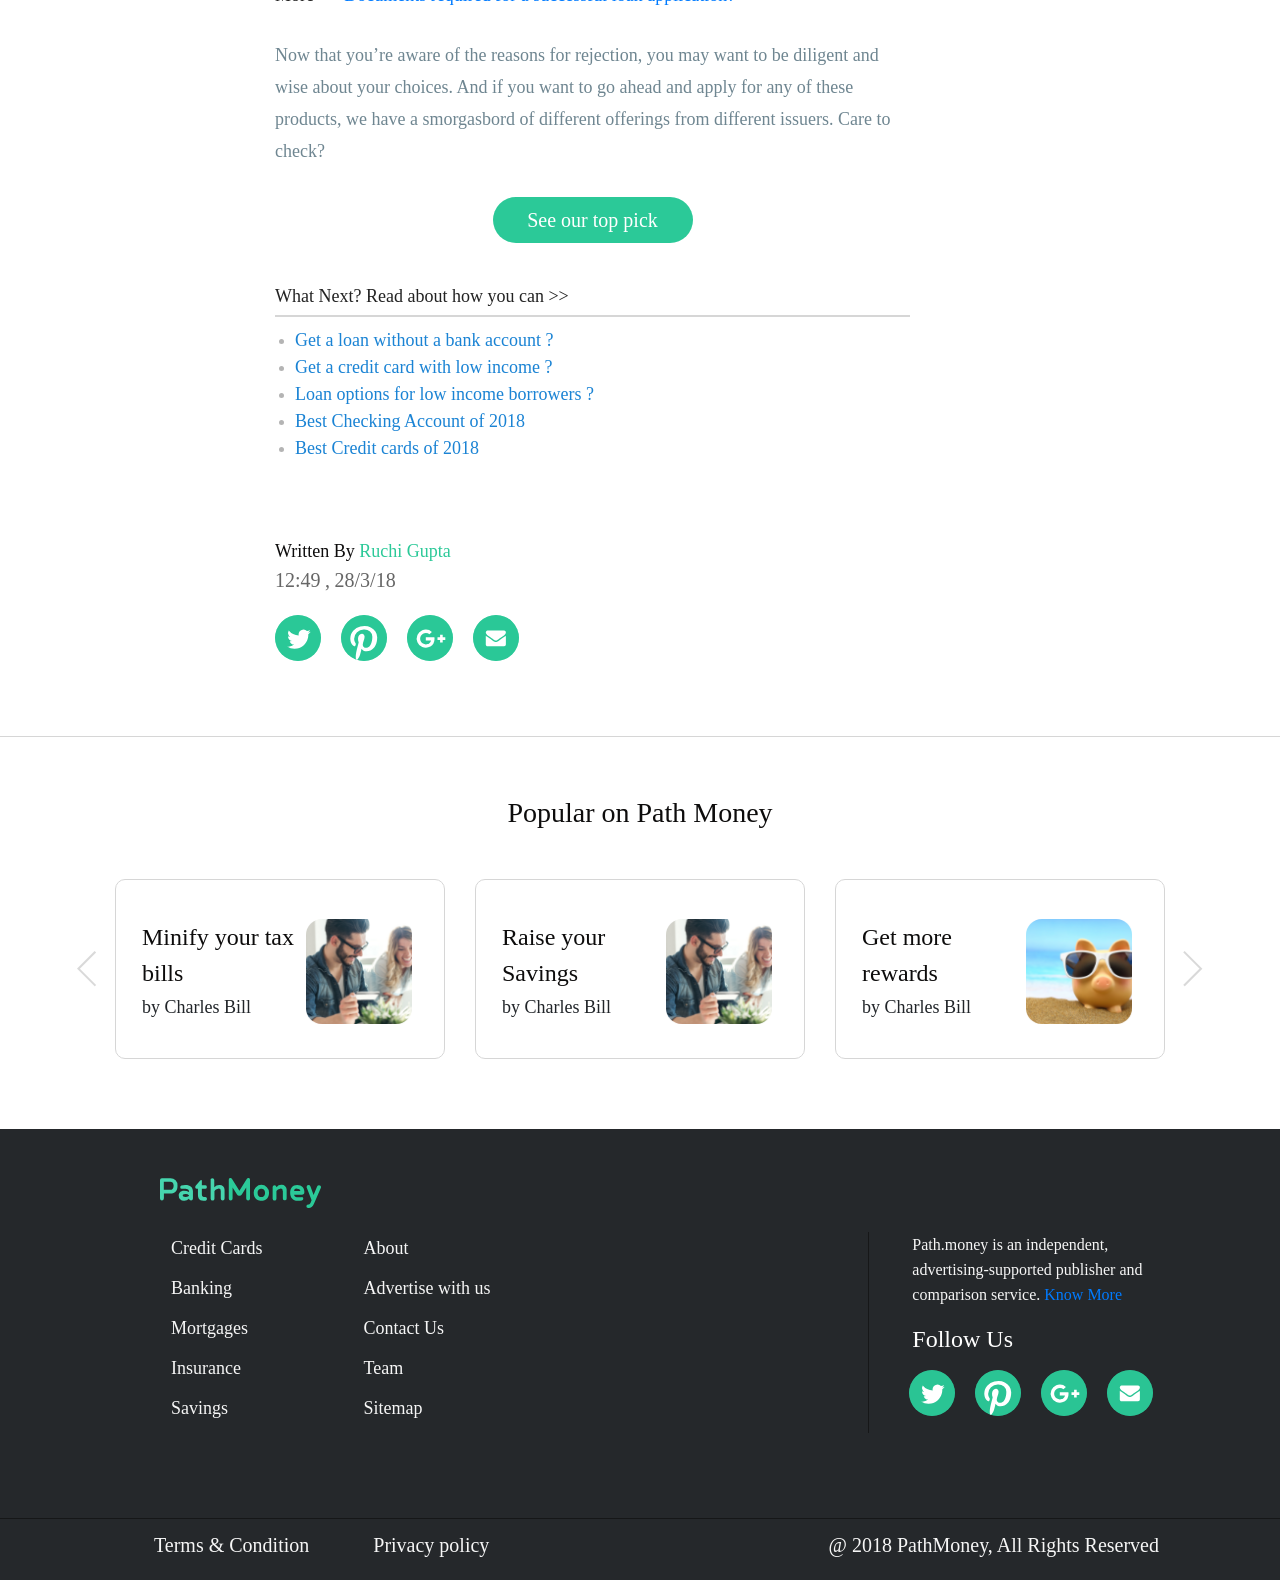
<file: Applicationdecline-test.html>
<!DOCTYPE html>
<html lang="en">

<head>
    <meta charset="utf-8">
    <meta http-equiv="X-UA-Compatible" content="IE=edge">
    <meta name="viewport" content="width=device-width, initial-scale=1, shrink-to-fit=no">
    <link rel="stylesheet" href="https://maxcdn.bootstrapcdn.com/bootstrap/4.0.0/css/bootstrap.min.css" integrity="sha384-Gn5384xqQ1aoWXA+058RXPxPg6fy4IWvTNh0E263XmFcJlSAwiGgFAW/dAiS6JXm" crossorigin="anonymous">

    <link rel="stylesheet" href="css/style.css" type="text/css">

    <title>Path.Money</title>
</head>

<style>
    











*, *:before, *:after {
  box-sizing: border-box;
}

.clearfix:before,
.clearfix:after {
  content: " ";
  display: table;
}

.clearfix:after {
  clear: both;
}

.clearfix {
  *zoom: 1;
}

margin-bottom: 10em;
}
@media only screen and (min-width: 700px) {
 
}
@media only screen and (min-width: 800px) {
  
}


@media only screen and (min-width: 800px) {

.progressbar {
  display: none;
}
@media only screen and (min-width: 650px) {
  .progressbar {
    display: block;
  }
}
.progressbar .shim {
  display: block;
  width: 100%;
}
.progressbar .holder {
  position: relative;
  padding: 1.8em 0 0 0;
  background-color: #fdfdfd;
}
@media only screen and (min-width: 750px) {
  .progressbar .holder {
  }
}
@media only screen and (min-width: 900px) {
  .progressbar .holder {
  }
}
.progressbar .holder .bar {
  position: absolute;
  bottom: 0;
  left: 0;
  width: 100%;
  height: 2px;
  background-color: #4cd1a847;
}
.progressbar .holder .bar .indicator {
  position: absolute;
  top: 0;
  left: 0;
  height: 100%;
  background-color: #2bc998;
}
.progressbar .holder .labels {
  max-width: 1280px;
  margin: 0 auto;
  padding: 0 2em;
  text-align: center;
}
.progressbar .holder .labels i {
  display: block;
  position: relative;
    height: 80px;
    font-size: 0.9vw;
  float: left;
  cursor: pointer;
}
.progressbar .holder .labels i::before {
  position: absolute;
  bottom: 0;
  left: 50%;
  display: block;
  content: '';
  width: .9em;
  height: .9em;
  border-radius: 50%;
  border: solid 3px #2bc998;
  background-color: #fff;
  -webkit-transform: translateX(-50%) translateY(50%);
          transform: translateX(-50%) translateY(50%);
  transition: border-color 100ms ease-in, background-color 150ms ease-in;
}
.progressbar .holder .labels i::after {
  display: block;
  content: attr(data-label);
  position: relative;
  top: 0;
  padding-bottom: 1.8em;
  font-family: CircularStd-Book;
  font-weight: 400;
  color: #6F8691;
  transition: color 150ms ease-in, top 100ms ease-out;
}
.progressbar .holder .labels i:hover::before, .progressbar .holder .labels i:focus::before {
  background-color: #B6D1DA;
}
.progressbar .holder .labels i:hover::after, .progressbar .holder .labels i:focus::after {
  top: -.2em;
}
.progressbar .holder .labels i.read::before {
  border-color: #2bc998;
}
.progressbar .holder .labels i.read:hover::before, .progressbar .holder .labels i.read:focus::before {
  background-color: #fff;
}
.progressbar .holder .labels i.reading::after {
  color: #2bc998;
}
.progressbar .holder .labels i.reading:hover::after, .progressbar .holder .labels i.reading:focus::after {
  top: 0;
}
.progressbar.fixed .holder {
  position: fixed;
  top: 0;
  left: 0;
  width: 100%;
  z-index: 1;
}
.progressbar.fixed .shim {
  display: block;
}



    </style>


<body>
    <div id="b2t" onclick="shw()" title="Back to top"><img class="cv" src="svg/angle-up.svg"></div>

    
    
    
    
    
    
    
    
    
    
    
     <div id="ppup" class="popup">
    
    <div class="container">
  <div class="overlay-content">
    
            <div class="row bkg">
            <div class="col-3 pad-none"><a href="https://www.americanexpress.com/in/credit-cards/all-cards/?s_tntref=https%3A%2F%2Fwww.google.com"><span class="clk"><img  src="./am1.png"></span></a></div>
                <div class="col-9 pad-none"><a href="https://www.americanexpress.com/in/credit-cards/all-cards/?s_tntref=https%3A%2F%2Fwww.google.com"><span class="txte"> 4,000 Bonus Membership Reward Points on your American Express credit card</span></a></div>
            </div>
      
      <div class="row bkg">
            <div class="col-3 pad-none"><a href="https://chaudharyvineet.github.io/path.money_mobile/cards_3.html"><span class="clk"><img  src="./am2.png"></span></a></div>
                <div class="col-9 pad-none"><a href="https://chaudharyvineet.github.io/path.money_mobile/cards_3.html"><span class="txte">Best personal loan offers for bad credit</span></a></div>
            </div>
      
      <div class="row bkg">
            <div class="col-3 pad-none"><a href="https://chaudharyvineet.github.io/path.money_mobile/cards_2.html"><span class="clk"><img  src="./am3.png"></span></a></div>
                <div class="col-9 pad-none"><a href="https://chaudharyvineet.github.io/path.money_mobile/cards_2.html"><span class="txte">Save cash on your Credit Cards with these amazing hidden perks</span></a></div>
            </div>
      
<!--
       <div class="row adbar_ftr" id="hde">
       <div class="col-10"><span class="rcmd">Recommended by Path Money</span></div>
           <div class="col-2"><i  onclick="inc()" class="fa fa-chevron-up rtt"></i></div>
-->
      
      </div>
      
      <div class="row bkg">
            <div class="col-3 pad-none"><a href="https://chaudharyvineet.github.io/path.money_mobile/cards.html"><span class="clk"><img  src="./am4.png"></span></a></div>
                <div class="col-9 pad-none"><a href="https://chaudharyvineet.github.io/path.money_mobile/cards.html"><span class="txte">How to check your credit score without hurting it</span></a></div>
            </div>
      
      <div class="row bkg">
            <div class="col-3 pad-none"><a href="https://chaudharyvineet.github.io/path.money_mobile"><span class="clk"><img  src="./am5.png"></span></a></div>
                <div class="col-9 pad-none"><a href="https://chaudharyvineet.github.io/path.money_mobile"><span class="txte">Why a credit freeze is better than a credit lock</span></a></div>
            </div>
      
      <div class="row adbar_ftr" id="rev_hde">
        
      <div class="col-12"><span class="rcmd">Recommended by Path Money</span></div>
      </div>
            </div>  
    </div>
    
    
    
    
    
    
    
    
    
    
    
    
    
    
    
    
    
    
    
    
    
    
    
    
    
    
    
     <section id="navbar">

        <nav class="navbar navbar-expand-lg navbar-light bg-light pad-none nav-height">
            <span class="logo-main">
            <a href="index.html"><img src="svg/path%20money%20logo.svg"></a>

</span>
            <button class="nav-btn" onclick="openNav()">&#9776;</button>



            <div class="collapse navbar-collapse menu" id="navbarSupportedContent">
                <ul id="navbar-header-list" class="navbar-nav mr-auto  search-notactive ">
                    <li class="nav-item dropdown">
                        <a class="nav-link" href="#" id="navbarDropdown" role="" data-toggle="dropdown" aria-haspopup="true" aria-expanded="false">
Credit Cards
</a>
                        <div class="dropdown-menu menu-box" aria-labelledby="navbarDropdown">

                            <div class="flex-box">
                                <div class="grid-box">
                                    <div class="box-head">Popular</div>
                                    <div class="box-sub-menu">Why Credits are cool</div>
                                    <div class="box-sub-menu">How Credits are cool</div>
                                    <div class="box-sub-menu">Why Credits are Why Credits are cool</div>
                                    <div class="box-sub-menu">How Credits are cool</div>
                                </div>
                                <div class="grid-box">
                                    <div class="box-head">Popular</div>
                                    <div class="box-sub-menu">Why Credits are cool</div>
                                    <div class="box-sub-menu">How Credits are Why Credits are cool</div>
                                    <div class="box-sub-menu">Why Credits are cool</div>
                                    <div class="box-sub-menu">How Credits are cool</div>
                                </div>
                                <div class="grid-box">
                                    <div class="box-head">Popular</div>
                                    <div class="box-sub-menu">Why Credits are cool</div>
                                    <div class="box-sub-menu">How Credits are Why Credits are cool</div>
                                    <div class="box-sub-menu">Why Credits are cool</div>
                                    <div class="box-sub-menu">How Credits are cool</div>
                                </div>
                            </div>
                            <div class="more-item" id="more-item">
                                > Explore all
                            </div>

                        </div>
                    </li>
                    <li class="nav-item dropdown">
                        <a class="nav-link" href="#" id="navbarDropdown" role="button" data-toggle="dropdown" aria-haspopup="true" aria-expanded="false">
Auto Loans
</a>
                        <div class="dropdown-menu" aria-labelledby="navbarDropdown">
                            <div class="flex-box">
                                <div class="grid-box">
                                    <div class="box-head">Popular</div>
                                    <div class="box-sub-menu">Why Credits are cool</div>
                                    <div class="box-sub-menu">How Credits are cool</div>
                                    <div class="box-sub-menu">Why Credits are Why Credits are cool</div>
                                    <div class="box-sub-menu">How Credits are cool</div>
                                </div>
                                <div class="grid-box">
                                    <div class="box-head">Popular</div>
                                    <div class="box-sub-menu">Why Credits are cool</div>
                                    <div class="box-sub-menu">How Credits are Why Credits are cool</div>
                                    <div class="box-sub-menu">Why Credits are cool</div>
                                    <div class="box-sub-menu">How Credits are cool</div>
                                </div>
                                <div class="grid-box">
                                    <div class="box-head">Popular</div>
                                    <div class="box-sub-menu">Why Credits are cool</div>
                                    <div class="box-sub-menu">How Credits are Why Credits are cool</div>
                                    <div class="box-sub-menu">Why Credits are cool</div>
                                    <div class="box-sub-menu">How Credits are cool</div>
                                </div>
                            </div>
                            <div class="more-item" id="more-item">
                                > Explore all
                            </div>

                        </div>
                    </li>
                    <li class="nav-item dropdown">
                        <a class="nav-link " href="#" id="navbarDropdown" role="button" data-toggle="dropdown" aria-haspopup="true" aria-expanded="false">
Personal loans
</a>
                        <div class="dropdown-menu" aria-labelledby="navbarDropdown">
                            <div class="flex-box">
                                <div class="grid-box">
                                    <div class="box-head">Popular</div>
                                    <div class="box-sub-menu">Why Credits are cool</div>
                                    <div class="box-sub-menu">How Credits are cool</div>
                                    <div class="box-sub-menu">Why Credits are Why Credits are cool</div>
                                    <div class="box-sub-menu">How Credits are cool</div>
                                </div>
                                <div class="grid-box">
                                    <div class="box-head">Popular</div>
                                    <div class="box-sub-menu">Why Credits are cool</div>
                                    <div class="box-sub-menu">How Credits are Why Credits are cool</div>
                                    <div class="box-sub-menu">Why Credits are cool</div>
                                    <div class="box-sub-menu">How Credits are cool</div>
                                </div>
                                <div class="grid-box">
                                    <div class="box-head">Popular</div>
                                    <div class="box-sub-menu">Why Credits are cool</div>
                                    <div class="box-sub-menu">How Credits are Why Credits are cool</div>
                                    <div class="box-sub-menu">Why Credits are cool</div>
                                    <div class="box-sub-menu">How Credits are cool</div>
                                </div>
                            </div>
                            <div class="more-item" id="more-item">
                                > Explore all
                            </div>

                        </div>
                    </li>
                    <li class="nav-item dropdown">
                        <a class="nav-link " href="#" id="navbarDropdown" role="button" data-toggle="dropdown" aria-haspopup="true" aria-expanded="false">
Banking
</a>
                        <div class="dropdown-menu" aria-labelledby="navbarDropdown">
                            <div class="flex-box">
                                <div class="grid-box">
                                    <div class="box-head">Popular</div>
                                    <div class="box-sub-menu">Why Credits are cool</div>
                                    <div class="box-sub-menu">How Credits are cool</div>
                                    <div class="box-sub-menu">Why Credits are Why Credits are cool</div>
                                    <div class="box-sub-menu">How Credits are cool</div>
                                </div>
                                <div class="grid-box">
                                    <div class="box-head">Popular</div>
                                    <div class="box-sub-menu">Why Credits are cool</div>
                                    <div class="box-sub-menu">How Credits are Why Credits are cool</div>
                                    <div class="box-sub-menu">Why Credits are cool</div>
                                    <div class="box-sub-menu">How Credits are cool</div>
                                </div>
                                <div class="grid-box">
                                    <div class="box-head">Popular</div>
                                    <div class="box-sub-menu">Why Credits are cool</div>
                                    <div class="box-sub-menu">How Credits are Why Credits are cool</div>
                                    <div class="box-sub-menu">Why Credits are cool</div>
                                    <div class="box-sub-menu">How Credits are cool</div>
                                </div>
                            </div>
                            <div class="more-item" id="more-item">
                                > Explore all
                            </div>

                        </div>
                    </li>
                    <li class="nav-item dropdown">
                        <a class="nav-link " href="#" id="navbarDropdown" role="button" data-toggle="dropdown" aria-haspopup="true" aria-expanded="false">
Mortages
</a>
                        <div class="dropdown-menu"  aria-labelledby="navbarDropdown">
                            <div class="flex-box">
                                <div class="grid-box">
                                    <div class="box-head">Popular</div>
                                    <div class="box-sub-menu">Why Credits are cool</div>
                                    <div class="box-sub-menu">How Credits are cool</div>
                                    <div class="box-sub-menu">Why Credits are Why Credits are cool</div>
                                    <div class="box-sub-menu">How Credits are cool</div>
                                </div>
                                <div class="grid-box">
                                    <div class="box-head">Popular</div>
                                    <div class="box-sub-menu">Why Credits are cool</div>
                                    <div class="box-sub-menu">How Credits are Why Credits are cool</div>
                                    <div class="box-sub-menu">Why Credits are cool</div>
                                    <div class="box-sub-menu">How Credits are cool</div>
                                </div>
                                <div class="grid-box">
                                    <div class="box-head">Popular</div>
                                    <div class="box-sub-menu">Why Credits are cool</div>
                                    <div class="box-sub-menu">How Credits are Why Credits are cool</div>
                                    <div class="box-sub-menu">Why Credits are cool</div>
                                    <div class="box-sub-menu">How Credits are cool</div>
                                </div>
                            </div>
                            <div class="more-item" id="more-item">
                                > Explore all
                            </div>

                        </div>
                    </li>
                    <li class="nav-item dropdown">
                        <a class="nav-link " href="#" id="navbarDropdown" role="button" data-toggle="dropdown" aria-haspopup="true" aria-expanded="false">
Insurance
</a>
                        <div class="dropdown-menu" aria-labelledby="navbarDropdown">
                            <div class="flex-box">
                                <div class="grid-box">
                                    <div class="box-head">Popular</div>
                                    <div class="box-sub-menu">Why Credits are cool</div>
                                    <div class="box-sub-menu">How Credits are cool</div>
                                    <div class="box-sub-menu">Why Credits are Why Credits are cool</div>
                                    <div class="box-sub-menu">How Credits are cool</div>
                                </div>
                                <div class="grid-box">
                                    <div class="box-head">Popular</div>
                                    <div class="box-sub-menu">Why Credits are cool</div>
                                    <div class="box-sub-menu">How Credits are Why Credits are cool</div>
                                    <div class="box-sub-menu">Why Credits are cool</div>
                                    <div class="box-sub-menu">How Credits are cool</div>
                                </div>
                                <div class="grid-box">
                                    <div class="box-head">Popular</div>
                                    <div class="box-sub-menu">Why Credits are cool</div>
                                    <div class="box-sub-menu">How Credits are Why Credits are cool</div>
                                    <div class="box-sub-menu">Why Credits are cool</div>
                                    <div class="box-sub-menu">How Credits are cool</div>
                                </div>
                            </div>
                            <div class="more-item" id="more-item">
                                > Explore all
                            </div>

                        </div>
                    </li>
                    <li class="nav-item dropdown">
                        <a class="nav-link " href="#" id="navbarDropdown" role="button" data-toggle="dropdown" aria-haspopup="true" aria-expanded="false">
Money 
</a>
                        <div class="dropdown-menu" aria-labelledby="navbarDropdown">
                            <div class="flex-box">
                                <div class="grid-box">
                                    <div class="box-head">Popular</div>
                                    <div class="box-sub-menu">Why Credits are cool</div>
                                    <div class="box-sub-menu">How Credits are cool</div>
                                    <div class="box-sub-menu">Why Credits are Why Credits are cool</div>
                                    <div class="box-sub-menu">How Credits are cool</div>
                                </div>
                                <div class="grid-box">
                                    <div class="box-head">Popular</div>
                                    <div class="box-sub-menu">Why Credits are cool</div>
                                    <div class="box-sub-menu">How Credits are Why Credits are cool</div>
                                    <div class="box-sub-menu">Why Credits are cool</div>
                                    <div class="box-sub-menu">How Credits are cool</div>
                                </div>
                                <div class="grid-box">
                                    <div class="box-head">Popular</div>
                                    <div class="box-sub-menu">Why Credits are cool</div>
                                    <div class="box-sub-menu">How Credits are Why Credits are cool</div>
                                    <div class="box-sub-menu">Why Credits are cool</div>
                                    <div class="box-sub-menu">How Credits are cool</div>
                                </div>
                            </div>
                            <div class="more-item" id="more-item">
                                > Explore all
                            </div>

                        </div>
                    </li>
                    
                    

                    <li class="nav-item dropdown">
                        <a class="nav-link " href="#" id="nav-search" role="button" data-toggle="dropdown" aria-haspopup="true" aria-expanded="false"><img src="images/search.png">
                        </a>
                         <div class="dropdown-menu search-box" id="search-box">
                                <input class="form-control" type="text" placeholder="Search">
                            </div>   
                    </li>
                    
                    
                    

                    <li class="nav-item dropdown">
                        <div class="navbar-lang-area">
                           
                                <button class="btn  language-select" type="button" id="dropdownMenuButton" data-toggle="dropdown" aria-haspopup="true" aria-expanded="false">
                    <div class="flex-box">
                        <div id="lang"> </div>
                    <div class="arrow-dropdown"><img src="svg/arrow-down.svg"></div>
    
                    </div>
                            </button>
                                <div id="page-language" class="dropdown-menu page-language-web" aria-labelledby="dropdownMenuButton">
                                    <a class="dropdown-item" href="#" onclick="englishflag()">English</a>
                                    <a class="dropdown-item" href="#" onclick="japaneseflag()">Japanese</a>
                                    <a class="dropdown-item" href="#" onclick="spainflag()">Spanish</a>
                                </div>
                            
                        </div>
                    </li>



                </ul>








            </div>
        </nav>
        <!--Data For Mobile Version-->


        <div id="myNav" class="overlay">
            <div class="logo-mob">
                <span class="logo-main-mob"><img src="svg/path%20money%20logo.svg"</span>
            </div>
            <a href="javascript:void(0)" class="closebtn" onclick="closeNav()">&times;</a>

            <div class="page-language-section">

                <div class="dropdown">
                    <button class="btn  language-select" type="button" id="dropdownMenuButton" data-toggle="dropdown" aria-haspopup="true" aria-expanded="false">
                    <div class="flex-box">
                        
                    <div class="arrow-dropdown"><img src="svg/arrow-down.svg"></div>
                        <div id="lang-sm"> </div>
                    </div>
                    </button>

                    <div id="page-language" class="dropdown-menu page-language" aria-labelledby="dropdownMenuButton">
                        <a class="dropdown-item" href="#" onclick="englishflagsm()">English</a>
                        <a class="dropdown-item" href="#" onclick="japaneseflagsm()">Japanese</a>
                        <a class="dropdown-item" href="#" onclick="spainflagsm()">Spanish</a>
                    </div>
                </div>



            </div>

            <div class="overlay-content">
                <a class="center"><input class="form-control" type="text" placeholder="Search"></a>
                <a href="creditcard.html">Credit Cards </a>
                <a href="personalloan.html">Personal Loans </a>
                <a href="mortgageloans.html">Mortages</a>
                <a href="mortgageloans.html">Money </a>
                <a href="autoloan.html">Auto Loans </a>
                <a href="banking.html">Banking </a>
                <a href="#">Insurance</a>
            </div>
                
            
        </div>



        <!--Mobile DATA ENDS-->
    </section>





    <section id="blog">
        <div class="container">
            <div class="row">
                <div id="blog-head" class="blog-head col-sm-12 center">
                    Top Reasons why your Loan Application was DECLINED
                </div>
                <div class="blog-author col-sm-12 center">
                    Written by <span id="author" class="author">Ruchi Gupta</span>
                </div>
            </div>
            <div class="row">
                <div id="blog-img" class="blog-img col-sm-12 center">
                    <img width="100%" src="images/1.png">
                </div>
                <div class="img-bottom">
                    Image courtesy of <span id="img-src" class="img-src">Unsplash</span>
                </div>
            </div>
            
            <div class="row">
                <div class="col-sm-2"></div>
                <div class="col-sm-7">
                    <div class="grid-box">

                        <div id="section-jumper" class="section-jumper">
                            <div class="ad-head" id="ad-head">Jump to section Quickly</div>
                            <div class="line"></div>
                            <div class="ad-text">
                                <ul id="section-jump-list" class="ad-list">
                                    <li><span class="ad-list-text"><a href="#paragraph-head1"> Insufficient or Poor Credit History</a></span></li>
                                    <li>
                                        <spna class="ad-list-text"><a href="#paragraph-head2"> Poor Banking History or No Checking Account</a></spna>
                                    </li>
                                    <li>
                                        <spna class="ad-list-text"><a href="#paragraph-head3">Unstable Employment History</a></spna>
                                    </li>
                                    <li>
                                        <spna class="ad-list-text"><a href="#paragraph-head4"> Low-Income</a></spna>
                                    </li>
                                    <li>
                                        <spna class="ad-list-text"><a href="#paragraph-head5">Excessive Debt or High debt-to-income (DTI) ratio</a></spna>
                                    </li>
                                    <li>
                                        <spna class="ad-list-text"><a href="#paragraph-head6"> Application errors</a></spna>
                                    </li>
                                </ul>
                            </div>
                            <div class="line"></div>
                        </div>



           <!--         <div class="stick">
        <div class="scroll-bar-top">
            <div class="progress-container">
        <div class="progress-bar" id="myBar"></div>
        </div>
    </div>
   
</div>-->


                        
                        <div id="paragrraph-text" class="paragraph-text">
                            It can be very frustrating, especially when access to credit is growing in the U.S. In 2016, over 12 million people gained access to credit products including credit cards, personal loans, and auto loans, according to Transunion’s Q4 2016 Industry Insights Report. While there are a wide array of Credit Cards and loan options available in the market, in reality, lenders are extremely cautious before they lend money to borrowers. Regardless of the fact that your Credit Card or loan may be pre-approved, all Credit Card issuers and loan providers adhere to their internal guidelines before sanctioning a loan or a Credit Card. This is why it is important for you to understand the major reasons why lenders reject loan or Credit Card applications. We’ve put together a list of 8 such reasons that could dampen your hopes of a successful application.

                        </div>


                        <div id="paragraph-head1" class="paragraph-head">1. Insufficient or Poor Credit History</div>
                        <div id="paragrraph-text" class="paragraph-text">
                            Credit Card and loan providers always refer to your Credit Information Report before taking a decision on your loan application. If you have had problems repaying a debt in the past, like on a Credit Card or loan, for example, it will show up on your credit report and may result in your loan application being rejected. Remember, it is always advisable to check your Credit Score before applying for a loan or Credit Card.


                        </div>

                        <div id="paragrraph-text" class="paragraph-text">
                            <span class="paragraph-text-subheading">Check Points On A Credit Report</span>
                        </div>

                        <div id="paragrraph-text" class="paragraph-text">
                            <ul>
                                <li class="paragraph-text-list"><span class="paragraph-text-bold">Bad Credit Score:</span> Your Credit Score is calculated and based on your credit behaviour. The points range from 300-900. Higher points mean a better score. A score above 750 is acceptable and makes you eligible for loans. However, do note that the final decision on granting a loan or a Credit Card lies with the issuer or issuing bank.</li>
                                <li class="paragraph-text-list"><span class="paragraph-text-bold">Financial delinquency: </span> Credit Card and loan providers not only look at the type of delinquency, but they also consider how long it’s been since the non-payment of a particular loan or outstanding Credit Card bill. A 90-day late payment on your EMI or Credit Card from six years ago won’t hurt as badly as one from six months ago. So, stay on top of your payments</li>
                                <li class="paragraph-text-list"><span class="paragraph-text-bold">Too many Inquiries:</span> Applying for too many Credit Cards and loans within a short period can lead to the denial of your Credit Card application.</li>
                            </ul>

                        </div>




                        <!--Banner ad multiple-->
                        <div id="more-banner" class="more-banner flex-box">
                            <div class="more-text">
                                More>>
                            </div>
                            <div class="more-link">
                                <a href="#">Explore Loan options for Low Credit Score Borrowers..</a>
                            </div>
                        </div>

                        <!--    banner ad multiple end-->
                        <div id="paragrraph-text" class="paragraph-text">
                            <span class="paragraph-text-subheading">To Maintain A Higher Credit Score, Follow These Rules</span>

                        </div>

                        <div id="paragrraph-text" class="paragraph-text">
                            <ul>
                                <li class="paragraph-text-list">Always pay your dues on time.</li>
                                <li class="paragraph-text-list">Do not max out your credit limit.</li>
                                <li class="paragraph-text-list">Do not take too many unsecured loans without closing out old loans.</li>
                                <li class="paragraph-text-list">Avoid too many hard inquiries.</li>
                                <li class="paragraph-text-list">Monitor your co-signed, guaranteed and joint accounts every month</li>
                                <li class="paragraph-text-list">Check your credit report for inaccuracies from time to time</li>
                            </ul>

                        </div>
            
            
            <!--Native AD-->
                        <div id="native-ad" class="native-ad center">
                            <div id="native-head" class="native-head">
                                Looking for the best credit card lender.
                            </div>
                            <div id="native-text" class="native-text">
                                We have researched for the best credit card lenders in the market with the stats and all analysis
                            </div>
                            <button id="native-btn" class="native-btn">
<a id="native-btn-link" href="#">See our top pick</a>
</button>
                        </div>
                        <!--Native ad end-->



                        <div id="paragraph-head2" class="paragraph-head">2. Poor Banking History or No Checking Account</div>
                        <div id="paragrraph-text" class="paragraph-text">
                            While lenders verify income documents for eligibility calculation, they also review your bank accounts to understand your banking behaviour.<span class="paragraph-text-bold"> If you don’t own a banking account (Checking or Savings)</span> or If the crediting of your salary is untimely or inconsistent, or you have an insufficient balance in your account that makes your cheques bounce, then you’re at risk of being denied a loan or a Credit Card. For salaried individuals, it is mandatory to provide the last six months’ salary account statement, while for self-employed individuals, the last twelve months bank statement is required. There should be no inward cheque returns and no minimum balance charges in your statement

                        </div>

                        <!--Banner AD MORE-->
                        <div id="more-banner-multiple" class="more-banner grid-box">
                            <div class="more-text">
                                More from PathMoney
                            </div>
                            <div class="line"></div>
                            <div class="ad-text">
                                <ul id="ad-list-more-multiple" class="ad-list">
                                    <li><a href="#" class="ad-list-text">How to get a loan without a bank account?
</a></li>
                                    <li>
                                        <a href="#" class="ad-list-text">Best Checking Accounts options for you?</a>
                                    </li>
                                    <li>
                                        <a href="#" class="ad-list-text">How to open your first checking account? </a>
                                    </li>
                                    <li>
                                        <a href="#" class="ad-list-text">How to leverage your checking account to get a loan?</a>
                                    </li>
                                </ul>
                            </div>


                        </div>
                        <!-- More end-->


                        <div id="paragraph-head3" class="paragraph-head">3. Unstable Employment History</div>
                        <div id="paragrraph-text" class="paragraph-text">
                            Inconsistent work history could land you in trouble when applying for a Credit Card or a loan. Lenders associate job consistency with repayment capability. The minimum expectations are six months in the current job with a total work experience of more than 1 to 2 years. Switching jobs every six months may not be very well received by issuers. Additionally, you will also need to show the same consistency with regards to your residential address.


                        </div>


                        <!--Banner ad multiple-->
                        <div id="more-banner" class="more-banner flex-box">
                            <div class="more-text">
                                More>>
                            </div>
                            <div class="more-link">
                                <a href="#"> How to get a Loan if you are Unemployed ?
</a>
                            </div>
                        </div>

                        <!--    banner ad multiple end-->



                        <div id="paragraph-head4" class="paragraph-head">4. Low-Income</div>
                        <div id="paragrraph-text" class="paragraph-text">
                            A successful application also depends on whether you meet the minimum income requirement. However, this varies from lender to lender. Your application could get rejected if you do not meet the minimum income criteria set for the bank you wish to apply for a loan or Credit Card with. Even the co-borrower, whose income is considered for loan eligibility, has to meet these requirements.


                        </div>


                        <!--Banner AD MORE-->
                        <div id="more-banner-multiple" class="more-banner grid-box">
                            <div class="more-text">
                                More from PathMoney
                            </div>
                            <div class="line"></div>
                            <div class="ad-text">
                                <ul id="ad-list-more-multiple" class="ad-list">
                                    <li><a href="#" class="ad-list-text">Credit Cards options if you earn less than $1,000 a month?
</a></li>
                                    <li>
                                        <a href="#" class="ad-list-text">How can a Guarantor help your loan application?</a>
                                    </li>
                                    <li>
                                        <a href="#" class="ad-list-text">Loan options for low income borrowers ?</a>
                                    </li>

                                </ul>
                            </div>


                        </div>
                        <!-- More end-->

                        <div id="paragraph-head5" class="paragraph-head">5. Excessive Debt or High debt-to-income (DTI) ratio</div>
                        <div id="paragrraph-text" class="paragraph-text">
                            The amount of debt you currently have will also play a role in getting approved for a loan. According to the <a href="#">Consumer Financial Protection Bureau (CFPB)</a>, your debt should not be more than 43% of your income. Once you pass that ratio, lenders are likely to deny your loan application. A good DTI is between 30% and 36%. To find out your DTI ratio, calculate your monthly gross income. Then, add up the total amount of monthly payments you make towards your debts and divide the total by your monthly gross income. For example, if you make $4,000 per month and you pay $1,500 towards other debts, your ratio would be $1,500 divided by $4,000, which is 37.5%. This would be a little on the high end, but still under the maximum amount. So, find out where your current debt-to-income ratio stands. Don’t forget that it needs to be below 43%, including your new loan payments. If you have too much debt, you’ll need to take actions such as paying it down, lowering your monthly debt payments through refinancing or increasing your gross monthly income.


                        </div>

                        <!--Banner ad multiple-->
                        <div id="more-banner" class="more-banner flex-box">
                            <div class="more-text">
                                More>>
                            </div>
                            <div class="more-link">
                                <a href="#">Credit Cards options if you earn less than $1,000 a month?
</a>
                            </div>
                        </div>

                        <!--    banner ad multiple end-->

                        <div id="paragraph-head6" class="paragraph-head">6. Application errors</div>
                        <div id="paragrraph-text" class="paragraph-text">
                            It’s also important to ensure you fill out the loan application carefully. Small errors on the form can cause denial, and you don’t want to miss the opportunity because of an avoidable mistake. Be sure to check all of the fields carefully to ensure you enter the accurate information.


                        </div>

                        <!--Banner ad multiple-->
                        <div id="more-banner" class="more-banner flex-box">
                            <div class="more-text">
                                More>>
                            </div>
                            <div class="more-link">
                                <a href="#">Documents required for a successful loan application?
</a>
                            </div>
                        </div>

                        <!--    banner ad multiple end-->

                        <div id="paragrraph-text" class="paragraph-text">
                            Now that you’re aware of the reasons for rejection, you may want to be diligent and wise about your choices. And if you want to go ahead and apply for any of these products, we have a smorgasbord of different offerings from different issuers. Care to check?


                        </div>
                        
                        <div id="native-ad" class="native-ad center">
                            <button id="native-btn" class="native-btn">
<a id="native-btn-link" href="#">See our top pick</a>
</button>
                        </div>

<!--Banner AD MORE-->
                        <div id="more-banner-multiple" class="more-banner grid-box">
                            <div class="more-text">
                                What Next? Read about how you can >>
                            </div>
                            <div class="line"></div>
                            <div class="ad-text">
                                <ul id="ad-list-more-multiple" class="ad-list">
                                    <li><a href="#" class="ad-list-text">Get a loan without a bank account ?
</a></li>
                                    <li>
                                        <a href="#" class="ad-list-text">Get a credit card with low income ?
</a>
                                    </li>
                                    <li>
                                        <a href="#" class="ad-list-text">Loan options for low income borrowers ?</a>
                                    </li>
                                    <li>
                                        <a href="#" class="ad-list-text">Best Checking Account of 2018 </a>
                                    </li>
                                    <li>
                                        <a href="#" class="ad-list-text">Best Credit cards of 2018 </a>
                                    </li>

                                </ul>
                            </div>


                        </div>
                        <!-- More end-->











                        <div id="footer-author" class="footer-author">
                            Written By <span id="author" class="author-footer">Ruchi Gupta</span><br>
                            <span id="time" class="date">12:49</span>
                            <span class="date">,</span>
                            <span id="date" class="date">28/3/18</span>
                        </div>


                        <div class="social-footer flex-box">
                            <div class="social-box">
                                <a id="social-link-twitter" href="#"><img src="svg/Twitter.svg"></a>
                            </div>
                            <div class="social-box">
                                <a id="social-link-pinerest" href="#"><img src="svg/pinterst.svg"</a>
                            </div>
                            <div class="social-box">
                                <a id="social-link-googleplus" href="#"><img src="svg/G+.svg"></a>
                            </div>
                            <div class="social-box">
                                <a id="social-link-email" href="#"><img src="svg/Mail.svg"></a>
                            </div>
                        </div>

                    </div>
                </div>



                <!-- Right Side ads-->


                <div class="col-sm-3 grid-box">
                    <div id="side-content" class="side-content">
                        <div id="right-ad" class="right-ad">
                            <div class="ad-head" id="ad-head">Find the Best Credit Card</a>
                            </div>
                            <div class="line"></div>
                            <div class="ad-text">
                                <ul id="ad-list" class="ad-list">
                                    <li><a href="#" class="ad-list-text">The best credit cards of 2018</a></li>
                                    <li>
                                        <a href="#" class="ad-list-text">Best Credit Cards</a>
                                    </li>
                                </ul>
                            </div>

                        </div>
                        <div id="right-ad" class="right-ad">
                            <div class="ad-head" id="ad-head">Save Money on Interest fees</div>
                            <div class="line"></div>
                            <div class="ad-text">
                                <ul id="ad-list" class="ad-list">
                                    <li><a href="#" class="ad-list-text">Best balance transfer cards</a></li>
                                    <li>
                                        <a href="#" class="ad-list-text">Best low interest credit cards</a>
                                    </li>
                                </ul>
                            </div>

                        </div>
                    </div>

                </div>





            </div>




        </div>
    </section>


    <div class="line"></div>




   
    <!-- Secondary Footer-->
    <section id="secondary-footer">
        <div class="container">
            <div id="popular-area" class="popular-area center">
                <div class="popular-header">Popular on Path Money</div>
                <div class="center slider-design">

                    <div class="container-fluid">
                        <div id="carouselExample" class="carousel slide" data-ride="carousel" data-interval="9000">
                            <div class="carousel-inner row w-100 mx-auto" role="listbox">
                                <div class="carousel-item popular-ad-box-pad col-md-4 active">
                                    <div class="popular-ad-box">
                                        <div class="flex-box">
                                            <div class="grid-box">
                                                <div class="popular-ad-box-head">
                                                    <span id="popular-ad-head"><a href="#">Minify your tax bills</a></span>
                                                </div>
                                                <div class="popular-ad-box-text" id="popular-ad-author">
                                                    by Charles Bill
                                                </div>
                                            </div>
                                            <div class="">
                                                <img class="img-fluid" src="images/slider1.png">
                                            </div>
                                        </div>
                                    </div>
                                </div>
                                <div class="carousel-item popular-ad-box-pad col-md-4">
                                    <div class="popular-ad-box">
                                        <div class="flex-box">
                                            <div class="grid-box">
                                                <div class="popular-ad-box-head">
                                                    <span id="popular-ad-head"><a href="#">Raise your Savings  </a></span>
                                                </div>
                                                <div class="popular-ad-box-text" id="poplar-ad-author">
                                                    by Charles Bill
                                                </div>
                                            </div>
                                            <div class="">
                                                <img class="img-fluid" src="images/slider2.png">
                                            </div>
                                        </div>
                                    </div>
                                </div>
                                <div class="carousel-item popular-ad-box-pad col-md-4">
                                    <div class="popular-ad-box">
                                        <div class="flex-box">
                                            <div class="grid-box">
                                                <div class="popular-ad-box-head">
                                                    <span id="popular-ad-head"><a href="#">Get more rewards</a></span>
                                                </div>
                                                <div class="popular-ad-box-text" id="popular-ad-author">
                                                    by Charles Bill
                                                </div>
                                            </div>
                                            <div class="">
                                                <img class="img-fluid" src="images/slider3.png">
                                            </div>
                                        </div>
                                    </div>
                                </div>
                                <div class="carousel-item popular-ad-box-pad col-md-4">
                                    <div class="popular-ad-box">
                                        <div class="flex-box">
                                            <div class="grid-box">
                                                <div class="popular-ad-box-head">
                                                    Raise your Savings
                                                </div>
                                                <div class="popular-ad-box-text">
                                                    by Charles Bill
                                                </div>
                                            </div>
                                            <div class="">
                                                <img class="img-fluid" src="images/slider1.png">
                                            </div>
                                        </div>
                                    </div>
                                </div>
                                <div class="carousel-item popular-ad-box-pad col-md-4">
                                    <div class="popular-ad-box">
                                        <div class="flex-box">
                                            <div class="grid-box">
                                                <div class="popular-ad-box-head">
                                                    Raise your Savings
                                                </div>
                                                <div class="popular-ad-box-text">
                                                    by Charles Bill
                                                </div>
                                            </div>
                                            <div class="">
                                                <img class="img-fluid" src="images/slider1.png">
                                            </div>
                                        </div>
                                    </div>
                                </div>
                                <div class="carousel-item popular-ad-box-pad col-md-4">
                                    <div class="popular-ad-box">
                                        <div class="flex-box">
                                            <div class="grid-box">
                                                <div class="popular-ad-box-head">
                                                    Raise your Savings
                                                </div>
                                                <div class="popular-ad-box-text">
                                                    by Charles Bill
                                                </div>
                                            </div>
                                            <div class="">
                                                <img class="img-fluid" src="images/slider1.png">
                                            </div>
                                        </div>
                                    </div>
                                </div>
                                <div class="carousel-item popular-ad-box-pad col-md-4">
                                    <div class="popular-ad-box">
                                        <div class="flex-box">
                                            <div class="grid-box">
                                                <div class="popular-ad-box-head">
                                                    Raise your Savings
                                                </div>
                                                <div class="popular-ad-box-text">
                                                    by Charles Bill
                                                </div>
                                            </div>
                                            <div class="">
                                                <img class="img-fluid" src="images/slider1.png">
                                            </div>
                                        </div>
                                    </div>
                                </div>
                                <div class="carousel-item popular-ad-box-pad col-md-4">
                                    <div class="popular-ad-box">
                                        <div class="flex-box">
                                            <div class="grid-box">
                                                <div class="popular-ad-box-head">
                                                    Raise your Savings
                                                </div>
                                                <div class="popular-ad-box-text">
                                                    by Charles Bill
                                                </div>
                                            </div>
                                            <div class="">
                                                <img class="img-fluid" src="images/slider1.png">
                                            </div>
                                        </div>
                                    </div>
                                </div>
                            </div>
                            <a class="carousel-control-prev" href="#carouselExample" role="button" data-slide="prev">
<img src="images/prev.png">
</a>
                            <a class="carousel-control-next text-faded" href="#carouselExample" role="button" data-slide="next">
<img src="images/next.png">
</a>
                        </div>
                    </div>


                </div>
            </div>
        </div>
    </section>





    <!--footer main-->
    <div class="footer-box">
        <div class="row">
            <div class="col"><img class="main-logo-footer" src="svg/path%20money%20logo.svg"></div>
            <!--<div class="col"><span class="go-to-text">
            <a href="#navbar"><img class="go-to-arrow" src="svg/algle-up-colored.svg">Go to Top</a>
        </span>
            </div>-->



        </div>

        <div class="row">
            <div class="col-sm-8">
                <div class="flex-box sitemap-left-margin">
                    <div class="grid-box sitemap-text-left-box">
                        <div class="sitemap-text-left">
                            <a href="#">Credit Cards</a>
                        </div>
                        <div class="sitemap-text-left">
                            <a href="#">Banking</a>
                        </div>
                        <div class="sitemap-text-left">
                            <a href="#">Mortgages</a>
                        </div>
                        <div class="sitemap-text-left">
                            <a href="#">Insurance</a>
                        </div>
                        <div class="sitemap-text-left">
                            <a href="#">Savings</a>
                        </div>
                    </div>
                    <div class="grid-box sitemap-text-left-box">
                        <div class="sitemap-text-left">
                            <a href="#">About</a>
                        </div>
                        <div class="sitemap-text-left">
                            <a href="#">Advertise with us</a>
                        </div>
                        <div class="sitemap-text-left">
                            <a href="#">Contact Us</a>
                        </div>
                        <div class="sitemap-text-left">
                            <a href="#">Team</a>
                        </div>
                        <div class="sitemap-text-left">
                            <a href="#">Sitemap</a>
                        </div>
                    </div>

                </div>
            </div>

            <div class="col-sm-4">
                <div class="grid-box sitemap-right-box">
                    <div class="sitemap-text-right">
                        Path.money is an independent, advertising-supported publisher and comparison service. <a href="#">Know More</a>
                    </div>
                    <div class="sitemap-right-text-head">
                        Follow Us
                    </div>
                    <div class="flex-box sitemap-social-box">
                        <div class="social-box">
                            <a id="social-link-twitter" href="#"><img src="svg/Twitter.svg"></a>
                        </div>
                        <div class="social-box">
                            <a id="social-link-pinerest" href="#"><img src="svg/pinterst.svg" <="" a="">
                            </a></div>
                        <div class="social-box"><a id="social-link-pinerest" href="#">
                                </a><a id="social-link-googleplus" href="#"><img src="svg/G+.svg"></a>
                        </div>
                        <div class="social-box">
                            <a id="social-link-email" href="#"><img src="svg/Mail.svg"></a>
                        </div>
                    </div>
                </div>

            </div>
        </div>

        <div class="row footer-bottom">
            <div class="col-sm-5">
                <div class="footer-bottom-left">
                    <span class="term"><a href="#">
                    <span class="full-term">
                        Terms &amp; Condition
                    </span>
                    <span class="half-term">
                        T&amp;C
                    </span>
                    </a>
                    </span>
                    <span class="term">
                    <a href="#">Privacy policy</a>
                </span>
                </div>

            </div>
            <div class="col-sm-7">
                <div class="copyr"><a href="#">@ 2018 PathMoney, All Rights Reserved</a> </div>
            </div>


        </div>


    </div>










    <script src="https://ajax.googleapis.com/ajax/libs/jquery/3.3.1/jquery.min.js"></script>
    <script src="https://cdnjs.cloudflare.com/ajax/libs/popper.js/1.12.9/umd/popper.min.js" integrity="sha384-ApNbgh9B+Y1QKtv3Rn7W3mgPxhU9K/ScQsAP7hUibX39j7fakFPskvXusvfa0b4Q" crossorigin="anonymous"></script>
    <script src="https://maxcdn.bootstrapcdn.com/bootstrap/4.0.0/js/bootstrap.min.js" integrity="sha384-JZR6Spejh4U02d8jOt6vLEHfe/JQGiRRSQQxSfFWpi1MquVdAyjUar5+76PVCmYl" crossorigin="anonymous"></script>
    <script src="js/index.js"></script>
    
    
    <script>
         



jQuery.extend(jQuery.easing, {
	easeInOutCubic: function (x, t, b, c, d) {
		if ((t/=d/2) < 1) return c/2*t*t*t + b;
		return c/2*((t-=2)*t*t + 2) + b;
	}
});

$(document).ready(function(){

  // set up and create progress bar in DOM
  $('.paragraph-head').eq(0).before('<div class="progressbar"></div>');
  var container = $('.progressbar');
	container.append('<div class="shim"></div>');	
  var shim = $('.progressbar .shim');
	container.append('<div class="holder clearfix"></div>');
	var holder = $('.progressbar .holder');
	holder.append('<div class="bar"></div>');
	var bar = $('.progressbar .bar');
	bar.append('<div class="indicator"></div>');
	var indicator = $('.progressbar .indicator');
	holder.append('<div class="labels"></div>');
	var labels = $('.progressbar .labels');
	$('.paragraph-head').each(function(){
		var code = '<i data-label="'+$(this).text()+'"></i>';
		labels.append(code);
	});
	var points = labels.find('i');
	points.css('width', 100/$('.paragraph-head').length+'%');
	
  // match height of shim
  // stop layout jumping when progress bar fixes to / unfixes
  // from top of viewport
	function setShimHeight(){
		shim.css('height',0 +'px');
	}
	setShimHeight();
	$(window).resize(function(){ setShimHeight(); });
  
  // position indicator bar so it starts at first dot
  function setIndicatorX(){
    var point = points.eq(0);
    var xpos = point.offset().left + (point.width() / 2);
    indicator.css('left',12+'%');
  }
  setIndicatorX();
  $(window).resize(function(){ setIndicatorX(); });
  
	// fix/unfix progress bar to top of viewport
	function fixPosition(){
		if(container.is(':visible')) {
			if(!container.hasClass('fixed')) {
				if(holder.offset().top <= $(window).scrollTop()) {
          container.addClass('fixed');
        }
			}
			else {
				if(shim.offset().top > $(window).scrollTop()) {
          container.removeClass('fixed');
        }
			}
		}
	}
	fixPosition();
	$(window).scroll(function(){ fixPosition() });
	$(window).resize(function(){ fixPosition(); });
  
  // set trigger point
  // i.e. how far down viewport is the "eye line"
	var triggerPoint = 0;
	function setTriggerPoint(){
		triggerPoint = $(window).height() * .18;
	}
	setTriggerPoint();
	$(window).resize(function(){ setTriggerPoint(); });
  
	// update progress bar
	function setPosition(){
    if(container.is(':visible')) {
			var section = false;
			var sectionIndex = 0;
			var currentPosition = $(window).scrollTop() + triggerPoint;
			// dots
			// if before first section
			if(currentPosition < $('.paragraph-head').eq(0).offset().top) {
				points.removeClass('reading read');
				section = -1;
			}
			// if after first section
			else {
				$('.paragraph-head').each(function(){
					var sectionTop = $(this).offset().top;
					if(currentPosition >= sectionTop) {
						points.removeClass('reading');
						points.eq(sectionIndex).addClass('reading');
						points.eq(sectionIndex).addClass('read');
						section = sectionIndex;
					}
					else {
						points.eq(sectionIndex).removeClass('read');
					}
					sectionIndex++;
				});
			}
			// bar
			var barWidth = 0;
			// if before start
			if(section == -1) {
				var point = points.eq(0);
				barWidth = point.offset().left + (point.width() / 2);
			}
			// if after end
			else if(section >= (points.length - 1)) {
				var point = points.eq((points.length - 1));
				barWidth = point.offset().left + (point.width() / 2);
			}
			// if within document
			else {
				var startPoint = points.eq(section);
				var startPointX = startPoint.offset().left;
				var startPointWidth = startPoint.width();
				var startSection = $('.paragraph-head').eq(section);
				var endSection = $('.paragraph-head').eq(section+1);
				var startSectionY = startSection.offset().top;
				var endSectionY = endSection.offset().top;
				var sectionLength = endSectionY - startSectionY;
				var scrollY = currentPosition - startSectionY;
				var sectionProgress = scrollY / sectionLength;
				barWidth = startPointX + (startPointWidth / 2) + (startPointWidth * sectionProgress);
			}
      barWidth -= indicator.offset().left;
			indicator.css('width', barWidth+'px');
		}
	}
	setPosition();
	$(window).scroll(function(){ setPosition(); });
	$(window).resize(function(){ setPosition(); });
  
	// on click, scroll to target section
	points.click(function(){
		var sectionIndex = points.index($(this));
		var targetY = $('.paragraph-head').eq(sectionIndex).offset().top - (triggerPoint * .92);
		$('html, body').animate({scrollTop:targetY}, 600, 'easeInOutCubic');
	});
  
});

         
         </script>
         
          <script>
    function shw() {
        $('#ppup').addClass('yu');
        $('#ss').addClass('yuu');
        
    }
    </script>
    
</body>

</html>
</file>
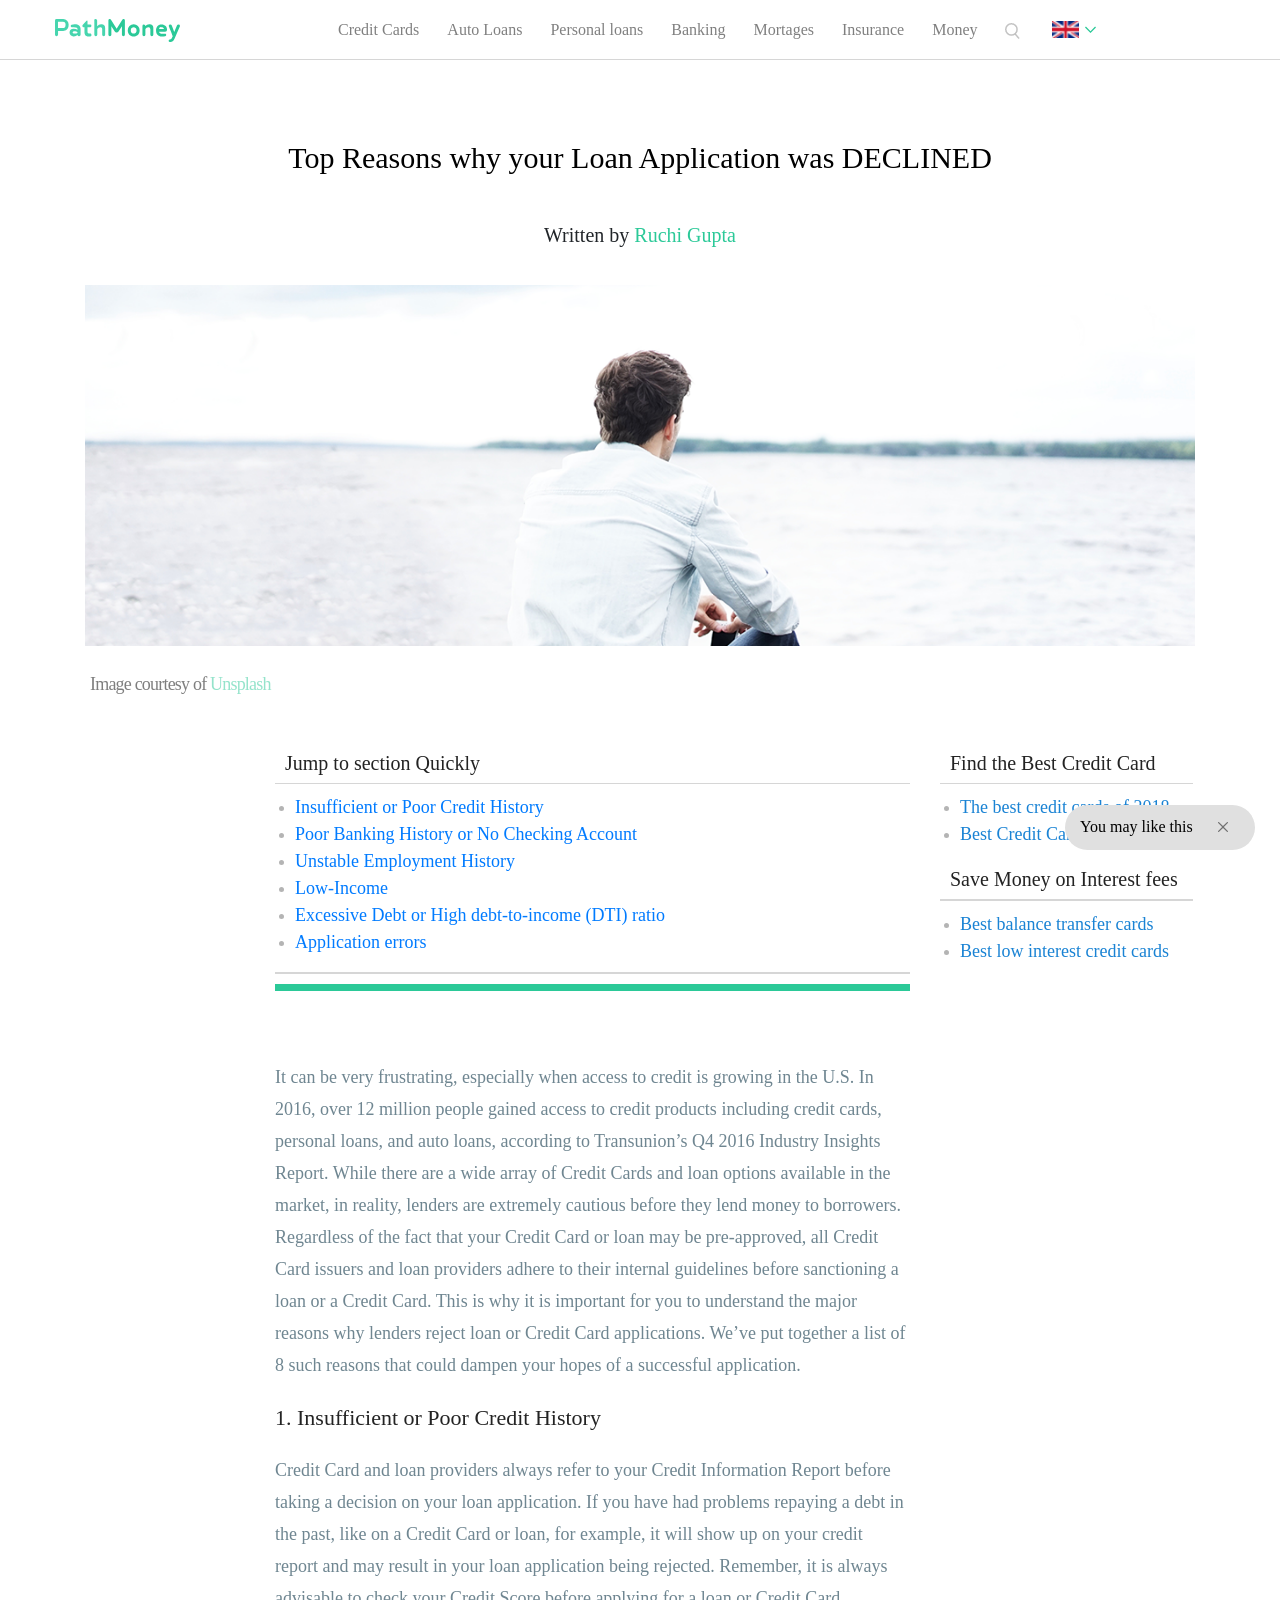
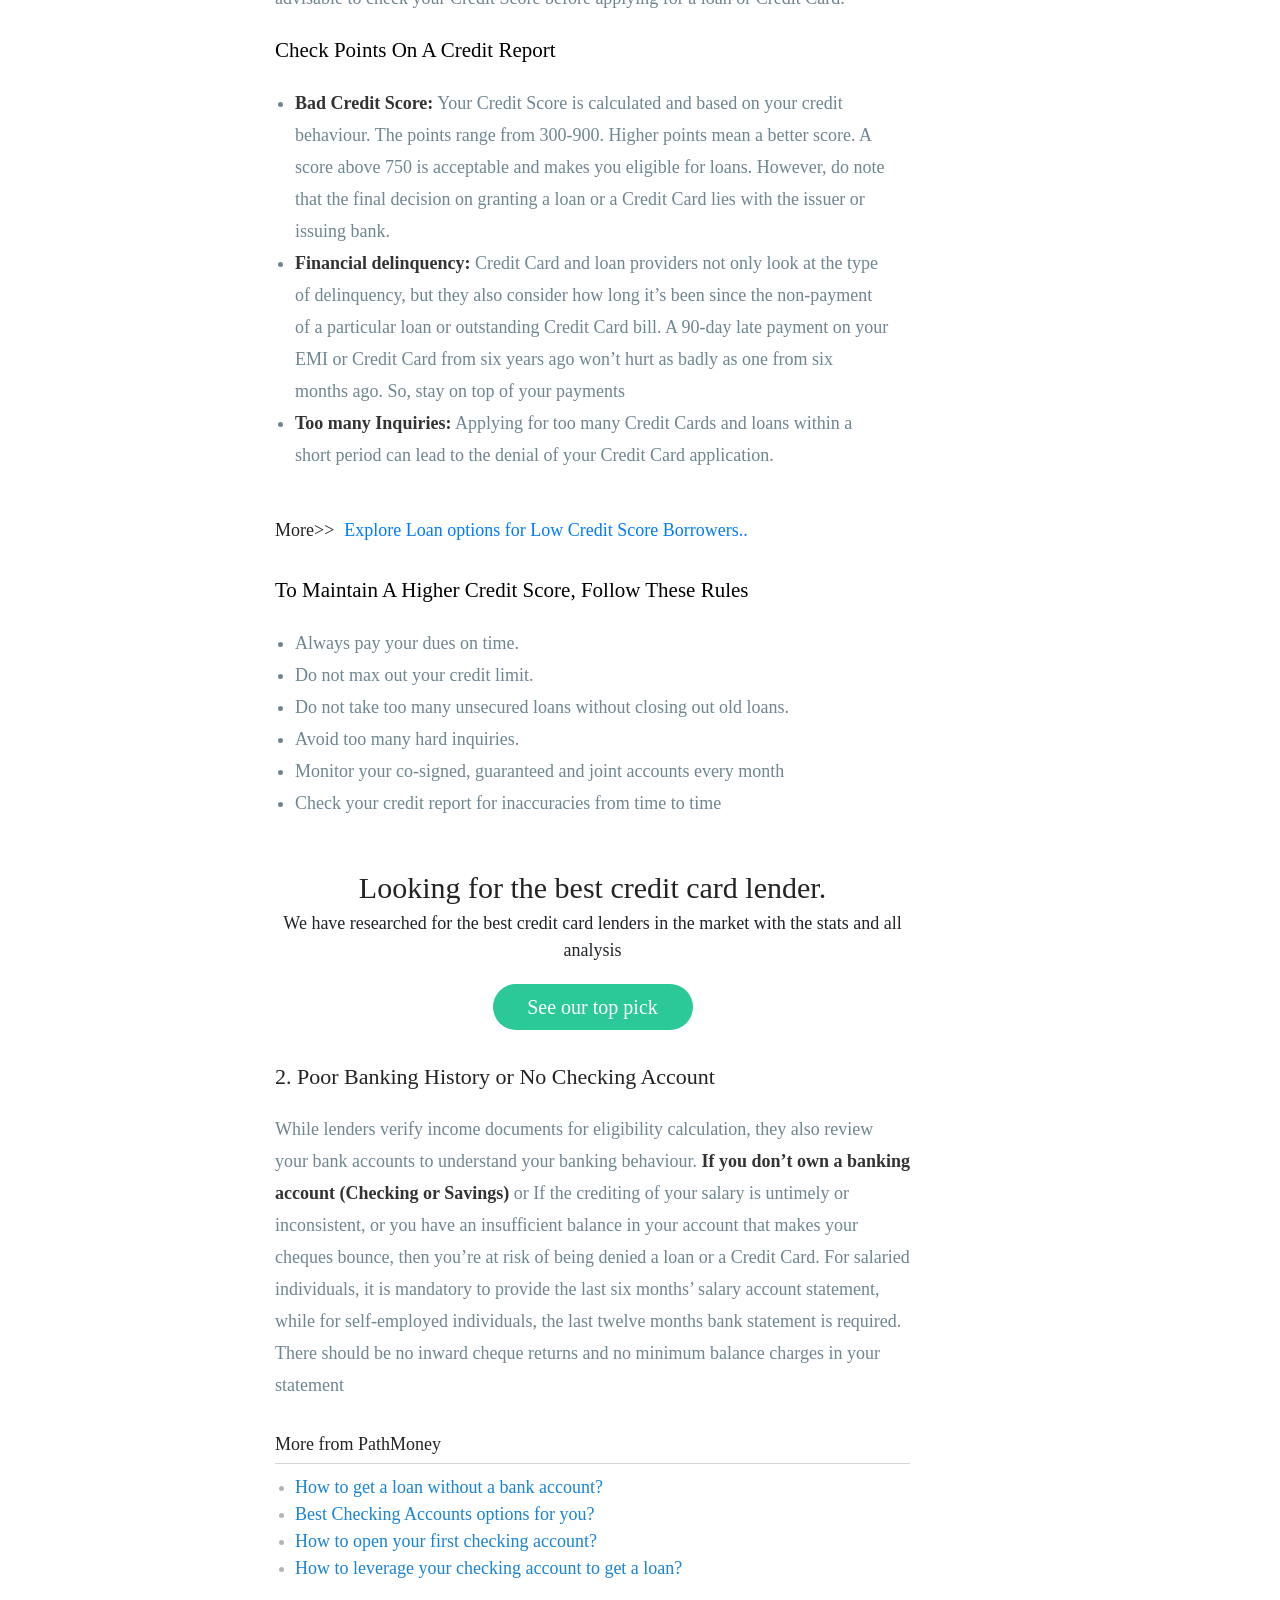
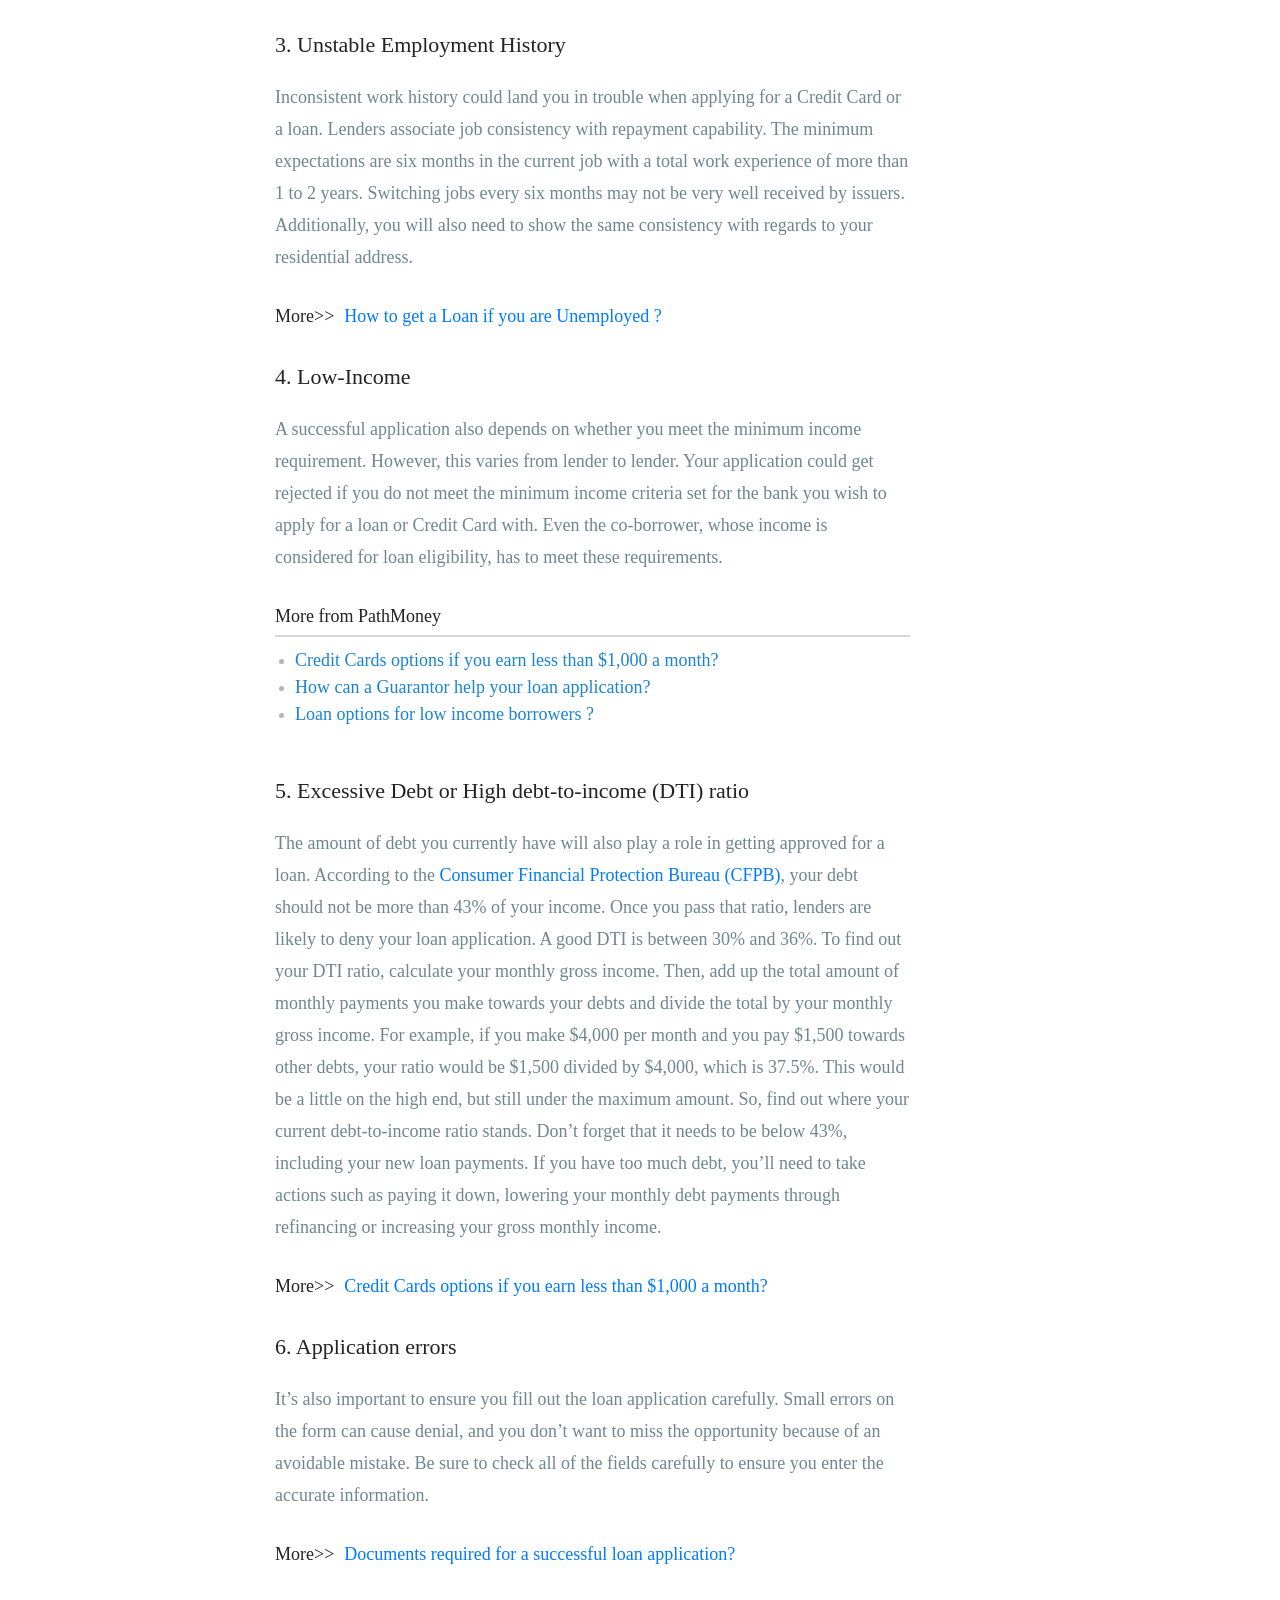
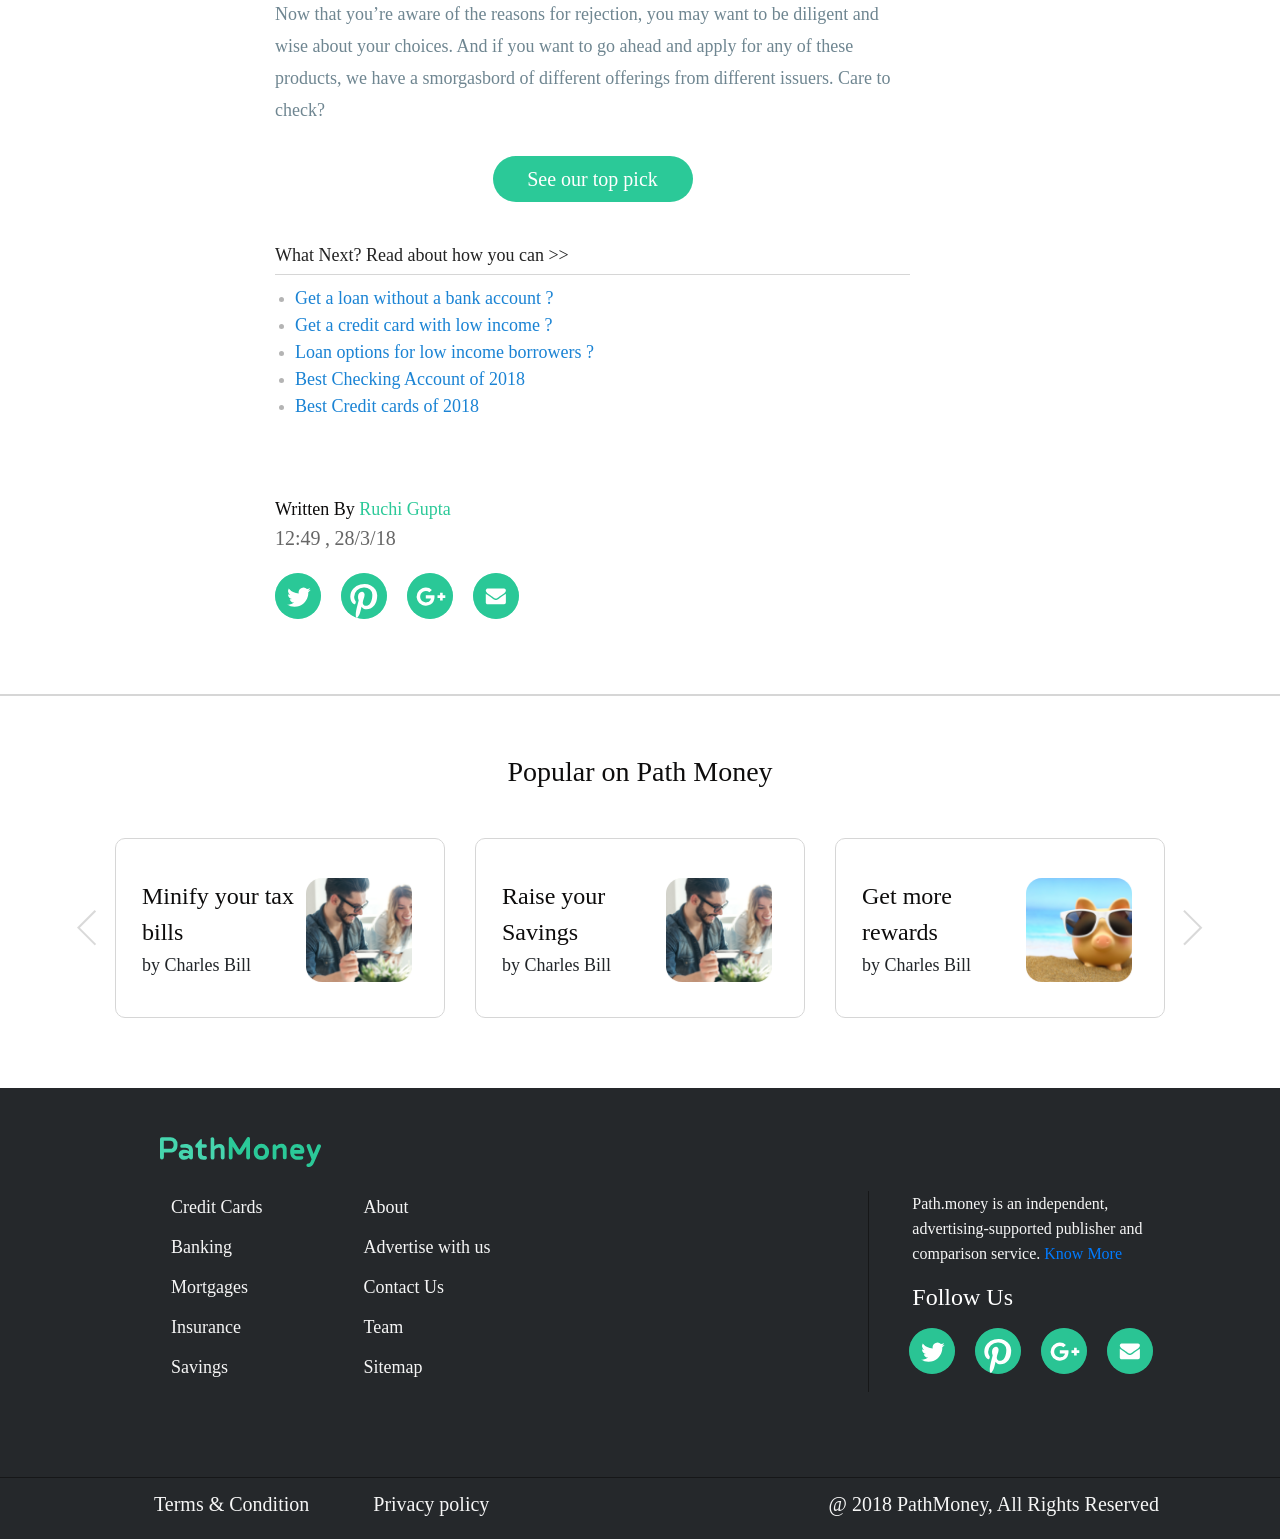
<file: Applicationdecline.html>
<!DOCTYPE html>
<html lang="en">

<head>
    <meta charset="utf-8">
    <meta http-equiv="X-UA-Compatible" content="IE=edge">
    <meta name="viewport" content="width=device-width, initial-scale=1, shrink-to-fit=no">
    <link rel="stylesheet" href="https://maxcdn.bootstrapcdn.com/bootstrap/4.0.0/css/bootstrap.min.css" integrity="sha384-Gn5384xqQ1aoWXA+058RXPxPg6fy4IWvTNh0E263XmFcJlSAwiGgFAW/dAiS6JXm" crossorigin="anonymous">

    <link rel="stylesheet" href="css/style.css" type="text/css">

    <title>Path.Money</title>
    
    
</head>


<body>
    <div  id="b2t"  class="ln b2t">
        <div class="row">
            <div class="col-10 may">
     <a title="Back to top" style="display: inline;"><span class="str">You may like this</span></a>
    </div>
      <div class="col-2 clos">      
    <img class="cl_img" id="b2c" src="./close.svg">
            </div>
    </div>
    </div>
    
    
    
    
    
    
    
     <div id="ppup" class="popup">
    
    <div class="container">
  <div class="overlay-content">
        
            <div class=" cls row"> <div class="col-10"><img class="ab" src="./svg/logo.svg"><span class="pm">Path.Money</span></div><div class="col-2"><img class="cl_img1" onclick="cll()" src="images/Close_button.svg"></div></div>
    
            <div class="row bkg">
            <div class="col-3 pad-none"><a href="https://www.americanexpress.com/in/credit-cards/all-cards/?s_tntref=https%3A%2F%2Fwww.google.com"><span class="clk"><img class="hanw" src="./am1.png"></span></a></div>
                <div class="col-9 pad-none"><a href="https://www.americanexpress.com/in/credit-cards/all-cards/?s_tntref=https%3A%2F%2Fwww.google.com"><span class="txte"> 4,000 Bonus Membership Reward Points on your American Express credit card</span></a></div>
            </div>
      
      <div class="row bkg">
            <div class="col-3 pad-none"><a href="https://chaudharyvineet.github.io/path.money_mobile/cards_3.html"><span class="clk"><img class="hanw" src="./am2.png"></span></a></div>
                <div class="col-9 pad-none"><a href="https://chaudharyvineet.github.io/path.money_mobile/cards_3.html"><span class="txte">Best personal loan offers for bad credit</span></a></div>
            </div>
      
      <div class="row bkg">
            <div class="col-3 pad-none"><a href="https://chaudharyvineet.github.io/path.money_mobile/cards_2.html"><span class="clk"><img class="hanw" src="./am3.png"></span></a></div>
                <div class="col-9 pad-none"><a href="https://chaudharyvineet.github.io/path.money_mobile/cards_2.html"><span class="txte">Save cash on your Credit Cards with these amazing hidden perks</span></a></div>
            </div>
      
<!--
       <div class="row adbar_ftr" id="hde">
      <div class="col-10 rcmd"><span>Recommended by Path Money</span></div>
      <div class="col-2"><i  onclick="inc()" class="fa fa-chevron-up rtt"></i></div>
      </div>
-->
      
      <div class="row bkg">
            <div class="col-3 pad-none"><a href="https://chaudharyvineet.github.io/path.money_mobile/cards.html"><span class="clk"><img class="hanw" src="./am4.png"></span></a></div>
                <div class="col-9 pad-none"><a href="https://chaudharyvineet.github.io/path.money_mobile/cards.html"><span class="txte">How to check your credit score without hurting it</span></a></div>
            </div>
      
      <div class="row bkg">
            <div class="col-3 pad-none"><a href="https://chaudharyvineet.github.io/path.money_mobile"><span class="clk"><img class="hanw" src="./am5.png"></span></a></div>
                <div class="col-9 pad-none"><a href="https://chaudharyvineet.github.io/path.money_mobile"><span class="txte">Why a credit freeze is better than a credit lock</span></a></div>
            </div>
      
      <div class="row adbar_ftr" id="rev_hde">
        
      <div class="col-12"><span class="rcmd">Recommended by Path Money</span></div>
      </div>
            </div>  
    </div>
</div>


     <section id="navbar">

        <nav class="navbar navbar-expand-lg navbar-light bg-light pad-none nav-height">
            <span class="logo-main">
            <a href="index.html"><img src="svg/path%20money%20logo.svg"></a>

</span>
            <button class="nav-btn" onclick="openNav()">&#9776;</button>



            <div class="collapse navbar-collapse menu" id="navbarSupportedContent">
                <ul id="navbar-header-list" class="navbar-nav mr-auto  search-notactive ">
                    <li class="nav-item dropdown">
                        <a class="nav-link" href="#" id="navbarDropdown" role="" data-toggle="dropdown" aria-haspopup="true" aria-expanded="false">
Credit Cards
</a>
                        <div class="dropdown-menu menu-box" aria-labelledby="navbarDropdown">

                            <div class="flex-box">
                                <div class="grid-box">
                                    <div class="box-head">Popular</div>
                                    <div class="box-sub-menu">Why Credits are cool</div>
                                    <div class="box-sub-menu">How Credits are cool</div>
                                    <div class="box-sub-menu">Why Credits are Why Credits are cool</div>
                                    <div class="box-sub-menu">How Credits are cool</div>
                                </div>
                                <div class="grid-box">
                                    <div class="box-head">Popular</div>
                                    <div class="box-sub-menu">Why Credits are cool</div>
                                    <div class="box-sub-menu">How Credits are Why Credits are cool</div>
                                    <div class="box-sub-menu">Why Credits are cool</div>
                                    <div class="box-sub-menu">How Credits are cool</div>
                                </div>
                                <div class="grid-box">
                                    <div class="box-head">Popular</div>
                                    <div class="box-sub-menu">Why Credits are cool</div>
                                    <div class="box-sub-menu">How Credits are Why Credits are cool</div>
                                    <div class="box-sub-menu">Why Credits are cool</div>
                                    <div class="box-sub-menu">How Credits are cool</div>
                                </div>
                            </div>
                            <div class="more-item" id="more-item">
                                > Explore all
                            </div>

                        </div>
                    </li>
                    <li class="nav-item dropdown">
                        <a class="nav-link" href="#" id="navbarDropdown" role="button" data-toggle="dropdown" aria-haspopup="true" aria-expanded="false">
Auto Loans
</a>
                        <div class="dropdown-menu" aria-labelledby="navbarDropdown">
                            <div class="flex-box">
                                <div class="grid-box">
                                    <div class="box-head">Popular</div>
                                    <div class="box-sub-menu">Why Credits are cool</div>
                                    <div class="box-sub-menu">How Credits are cool</div>
                                    <div class="box-sub-menu">Why Credits are Why Credits are cool</div>
                                    <div class="box-sub-menu">How Credits are cool</div>
                                </div>
                                <div class="grid-box">
                                    <div class="box-head">Popular</div>
                                    <div class="box-sub-menu">Why Credits are cool</div>
                                    <div class="box-sub-menu">How Credits are Why Credits are cool</div>
                                    <div class="box-sub-menu">Why Credits are cool</div>
                                    <div class="box-sub-menu">How Credits are cool</div>
                                </div>
                                <div class="grid-box">
                                    <div class="box-head">Popular</div>
                                    <div class="box-sub-menu">Why Credits are cool</div>
                                    <div class="box-sub-menu">How Credits are Why Credits are cool</div>
                                    <div class="box-sub-menu">Why Credits are cool</div>
                                    <div class="box-sub-menu">How Credits are cool</div>
                                </div>
                            </div>
                            <div class="more-item" id="more-item">
                                > Explore all
                            </div>

                        </div>
                    </li>
                    <li class="nav-item dropdown">
                        <a class="nav-link " href="#" id="navbarDropdown" role="button" data-toggle="dropdown" aria-haspopup="true" aria-expanded="false">
Personal loans
</a>
                        <div class="dropdown-menu" aria-labelledby="navbarDropdown">
                            <div class="flex-box">
                                <div class="grid-box">
                                    <div class="box-head">Popular</div>
                                    <div class="box-sub-menu">Why Credits are cool</div>
                                    <div class="box-sub-menu">How Credits are cool</div>
                                    <div class="box-sub-menu">Why Credits are Why Credits are cool</div>
                                    <div class="box-sub-menu">How Credits are cool</div>
                                </div>
                                <div class="grid-box">
                                    <div class="box-head">Popular</div>
                                    <div class="box-sub-menu">Why Credits are cool</div>
                                    <div class="box-sub-menu">How Credits are Why Credits are cool</div>
                                    <div class="box-sub-menu">Why Credits are cool</div>
                                    <div class="box-sub-menu">How Credits are cool</div>
                                </div>
                                <div class="grid-box">
                                    <div class="box-head">Popular</div>
                                    <div class="box-sub-menu">Why Credits are cool</div>
                                    <div class="box-sub-menu">How Credits are Why Credits are cool</div>
                                    <div class="box-sub-menu">Why Credits are cool</div>
                                    <div class="box-sub-menu">How Credits are cool</div>
                                </div>
                            </div>
                            <div class="more-item" id="more-item">
                                > Explore all
                            </div>

                        </div>
                    </li>
                    <li class="nav-item dropdown">
                        <a class="nav-link " href="#" id="navbarDropdown" role="button" data-toggle="dropdown" aria-haspopup="true" aria-expanded="false">
Banking
</a>
                        <div class="dropdown-menu" aria-labelledby="navbarDropdown">
                            <div class="flex-box">
                                <div class="grid-box">
                                    <div class="box-head">Popular</div>
                                    <div class="box-sub-menu">Why Credits are cool</div>
                                    <div class="box-sub-menu">How Credits are cool</div>
                                    <div class="box-sub-menu">Why Credits are Why Credits are cool</div>
                                    <div class="box-sub-menu">How Credits are cool</div>
                                </div>
                                <div class="grid-box">
                                    <div class="box-head">Popular</div>
                                    <div class="box-sub-menu">Why Credits are cool</div>
                                    <div class="box-sub-menu">How Credits are Why Credits are cool</div>
                                    <div class="box-sub-menu">Why Credits are cool</div>
                                    <div class="box-sub-menu">How Credits are cool</div>
                                </div>
                                <div class="grid-box">
                                    <div class="box-head">Popular</div>
                                    <div class="box-sub-menu">Why Credits are cool</div>
                                    <div class="box-sub-menu">How Credits are Why Credits are cool</div>
                                    <div class="box-sub-menu">Why Credits are cool</div>
                                    <div class="box-sub-menu">How Credits are cool</div>
                                </div>
                            </div>
                            <div class="more-item" id="more-item">
                                > Explore all
                            </div>

                        </div>
                    </li>
                    <li class="nav-item dropdown">
                        <a class="nav-link " href="#" id="navbarDropdown" role="button" data-toggle="dropdown" aria-haspopup="true" aria-expanded="false">
Mortages
</a>
                        <div class="dropdown-menu"  aria-labelledby="navbarDropdown">
                            <div class="flex-box">
                                <div class="grid-box">
                                    <div class="box-head">Popular</div>
                                    <div class="box-sub-menu">Why Credits are cool</div>
                                    <div class="box-sub-menu">How Credits are cool</div>
                                    <div class="box-sub-menu">Why Credits are Why Credits are cool</div>
                                    <div class="box-sub-menu">How Credits are cool</div>
                                </div>
                                <div class="grid-box">
                                    <div class="box-head">Popular</div>
                                    <div class="box-sub-menu">Why Credits are cool</div>
                                    <div class="box-sub-menu">How Credits are Why Credits are cool</div>
                                    <div class="box-sub-menu">Why Credits are cool</div>
                                    <div class="box-sub-menu">How Credits are cool</div>
                                </div>
                                <div class="grid-box">
                                    <div class="box-head">Popular</div>
                                    <div class="box-sub-menu">Why Credits are cool</div>
                                    <div class="box-sub-menu">How Credits are Why Credits are cool</div>
                                    <div class="box-sub-menu">Why Credits are cool</div>
                                    <div class="box-sub-menu">How Credits are cool</div>
                                </div>
                            </div>
                            <div class="more-item" id="more-item">
                                > Explore all
                            </div>

                        </div>
                    </li>
                    <li class="nav-item dropdown">
                        <a class="nav-link " href="#" id="navbarDropdown" role="button" data-toggle="dropdown" aria-haspopup="true" aria-expanded="false">
Insurance
</a>
                        <div class="dropdown-menu" aria-labelledby="navbarDropdown">
                            <div class="flex-box">
                                <div class="grid-box">
                                    <div class="box-head">Popular</div>
                                    <div class="box-sub-menu">Why Credits are cool</div>
                                    <div class="box-sub-menu">How Credits are cool</div>
                                    <div class="box-sub-menu">Why Credits are Why Credits are cool</div>
                                    <div class="box-sub-menu">How Credits are cool</div>
                                </div>
                                <div class="grid-box">
                                    <div class="box-head">Popular</div>
                                    <div class="box-sub-menu">Why Credits are cool</div>
                                    <div class="box-sub-menu">How Credits are Why Credits are cool</div>
                                    <div class="box-sub-menu">Why Credits are cool</div>
                                    <div class="box-sub-menu">How Credits are cool</div>
                                </div>
                                <div class="grid-box">
                                    <div class="box-head">Popular</div>
                                    <div class="box-sub-menu">Why Credits are cool</div>
                                    <div class="box-sub-menu">How Credits are Why Credits are cool</div>
                                    <div class="box-sub-menu">Why Credits are cool</div>
                                    <div class="box-sub-menu">How Credits are cool</div>
                                </div>
                            </div>
                            <div class="more-item" id="more-item">
                                > Explore all
                            </div>

                        </div>
                    </li>
                    <li class="nav-item dropdown">
                        <a class="nav-link " href="#" id="navbarDropdown" role="button" data-toggle="dropdown" aria-haspopup="true" aria-expanded="false">
Money 
</a>
                        <div class="dropdown-menu" aria-labelledby="navbarDropdown">
                            <div class="flex-box">
                                <div class="grid-box">
                                    <div class="box-head">Popular</div>
                                    <div class="box-sub-menu">Why Credits are cool</div>
                                    <div class="box-sub-menu">How Credits are cool</div>
                                    <div class="box-sub-menu">Why Credits are Why Credits are cool</div>
                                    <div class="box-sub-menu">How Credits are cool</div>
                                </div>
                                <div class="grid-box">
                                    <div class="box-head">Popular</div>
                                    <div class="box-sub-menu">Why Credits are cool</div>
                                    <div class="box-sub-menu">How Credits are Why Credits are cool</div>
                                    <div class="box-sub-menu">Why Credits are cool</div>
                                    <div class="box-sub-menu">How Credits are cool</div>
                                </div>
                                <div class="grid-box">
                                    <div class="box-head">Popular</div>
                                    <div class="box-sub-menu">Why Credits are cool</div>
                                    <div class="box-sub-menu">How Credits are Why Credits are cool</div>
                                    <div class="box-sub-menu">Why Credits are cool</div>
                                    <div class="box-sub-menu">How Credits are cool</div>
                                </div>
                            </div>
                            <div class="more-item" id="more-item">
                                > Explore all
                            </div>

                        </div>
                    </li>
                    
                    

                    <li class="nav-item dropdown">
                        <a class="nav-link " href="#" id="nav-search" role="button" data-toggle="dropdown" aria-haspopup="true" aria-expanded="false"><img src="images/search.png">
                        </a>
                         <div class="dropdown-menu search-box" id="search-box">
                                <input class="form-control" type="text" placeholder="Search">
                            </div>   
                    </li>
                    
                    
                    

                    <li class="nav-item dropdown">
                        <div class="navbar-lang-area">
                           
                                <button class="btn  language-select" type="button" id="dropdownMenuButton" data-toggle="dropdown" aria-haspopup="true" aria-expanded="false">
                    <div class="flex-box">
                        <div id="lang"> </div>
                    <div class="arrow-dropdown"><img src="svg/arrow-down.svg"></div>
    
                    </div>
                            </button>
                                <div id="page-language" class="dropdown-menu page-language-web" aria-labelledby="dropdownMenuButton">
                                    <a class="dropdown-item" href="#" onclick="englishflag()">English</a>
                                    <a class="dropdown-item" href="#" onclick="japaneseflag()">Japanese</a>
                                    <a class="dropdown-item" href="#" onclick="spainflag()">Spanish</a>
                                </div>
                            
                        </div>
                    </li>



                </ul>








            </div>
        </nav>
        <!--Data For Mobile Version-->


        <div id="myNav" class="overlay">
            <div class="logo-mob">
                <span class="logo-main-mob"><img src="svg/path%20money%20logo.svg"</span>
            </div>
            <a href="javascript:void(0)" class="closebtn" onclick="closeNav()">&times;</a>

            <div class="page-language-section">

                <div class="dropdown">
                    <button class="btn  language-select" type="button" id="dropdownMenuButton" data-toggle="dropdown" aria-haspopup="true" aria-expanded="false">
                    <div class="flex-box">
                        
                    <div class="arrow-dropdown"><img src="svg/arrow-down.svg"></div>
                        <div id="lang-sm"> </div>
                    </div>
                    </button>

                    <div id="page-language" class="dropdown-menu page-language" aria-labelledby="dropdownMenuButton">
                        <a class="dropdown-item" href="#" onclick="englishflagsm()">English</a>
                        <a class="dropdown-item" href="#" onclick="japaneseflagsm()">Japanese</a>
                        <a class="dropdown-item" href="#" onclick="spainflagsm()">Spanish</a>
                    </div>
                </div>



            </div>

            <div class="overlay-content">
                <a class="center"><input class="form-control" type="text" placeholder="Search"></a>
                <a href="creditcard.html">Credit Cards </a>
                <a href="personalloan.html">Personal Loans </a>
                <a href="mortgageloans.html">Mortages</a>
                <a href="mortgageloans.html">Money </a>
                <a href="autoloan.html">Auto Loans </a>
                <a href="banking.html">Banking </a>
                <a href="#">Insurance</a>
            </div>
                
            
        </div>



        <!--Mobile DATA ENDS-->
    </section>





    <section id="blog">
        <div class="container">
            <div class="row">
                <div id="blog-head" class="blog-head col-sm-12 center">
                    Top Reasons why your Loan Application was DECLINED
                </div>
                <div class="blog-author col-sm-12 center">
                    Written by <span id="author" class="author">Ruchi Gupta</span>
                </div>
            </div>
            <div class="row">
                <div id="blog-img" class="blog-img col-sm-12 center">
                    <img width="100%" src="images/1.png">
                </div>
                <div class="img-bottom">
                    Image courtesy of <span id="img-src" class="img-src">Unsplash</span>
                </div>
            </div>
            
            <div class="row">
                <div class="col-sm-2"></div>
                <div class="col-sm-7">
                    <div class="grid-box">

                        <div id="section-jumper" class="section-jumper">
                            <div class="ad-head" id="ad-head">Jump to section Quickly</div>
                            <div class="line"></div>
                            <div class="ad-text">
                                <ul id="section-jump-list" class="ad-list">
                                    <li><span class="ad-list-text"><a href="#paragraph-head1"> Insufficient or Poor Credit History</a></span></li>
                                    <li>
                                        <spna class="ad-list-text"><a href="#paragraph-head2"> Poor Banking History or No Checking Account</a></spna>
                                    </li>
                                    <li>
                                        <spna class="ad-list-text"><a href="#paragraph-head3">Unstable Employment History</a></spna>
                                    </li>
                                    <li>
                                        <spna class="ad-list-text"><a href="#paragraph-head4"> Low-Income</a></spna>
                                    </li>
                                    <li>
                                        <spna class="ad-list-text"><a href="#paragraph-head5">Excessive Debt or High debt-to-income (DTI) ratio</a></spna>
                                    </li>
                                    <li>
                                        <spna class="ad-list-text"><a href="#paragraph-head6"> Application errors</a></spna>
                                    </li>
                                </ul>
                            </div>
                            <div class="line"></div>
                        </div>



                    <div id="stick" class="stick">
        <div class="scroll-bar-top">
            <div class="progress-container">
        <div class="progress-bar" id="myBar"></div>
        </div>
    </div>
    <div class="float-rec">
       <div class="dropdown">
  <button type="button" class=" dropdown-toggle" data-toggle="dropdown">
  </button>
  <div class="dropdown-menu dropdown-menu-right" >
    <a class="dropdown-item" href="#paragraph-head1">Insufficient or Poor Credit History</a>
    <a class="dropdown-item" href="#paragraph-head2">Poor Banking History or No Checking Account</a>
    <a class="dropdown-item" href="#paragraph-head3">Unstable Employment History</a>
    <a class="dropdown-item" href="#paragraph-head4">Low-Income</a>
    <a class="dropdown-item" href="#paragraph-head5">Excessive Debt or High debt-to-income (DTI) ratio</a>
    <a class="dropdown-item" href="#paragraph-head6">Application errors</a>
  </div>
</div>
    </div>
   
</div>


                        <div id="paragraph-text" class="paragraph-head"></div>
                        <div id="paragrraph-text" class="paragraph-text">
                            It can be very frustrating, especially when access to credit is growing in the U.S. In 2016, over 12 million people gained access to credit products including credit cards, personal loans, and auto loans, according to Transunion’s Q4 2016 Industry Insights Report. While there are a wide array of Credit Cards and loan options available in the market, in reality, lenders are extremely cautious before they lend money to borrowers. Regardless of the fact that your Credit Card or loan may be pre-approved, all Credit Card issuers and loan providers adhere to their internal guidelines before sanctioning a loan or a Credit Card. This is why it is important for you to understand the major reasons why lenders reject loan or Credit Card applications. We’ve put together a list of 8 such reasons that could dampen your hopes of a successful application.

                        </div>


                        <div id="paragraph-head1" class="paragraph-head">1. Insufficient or Poor Credit History</div>
                        <div id="paragrraph-text" class="paragraph-text">
                            Credit Card and loan providers always refer to your Credit Information Report before taking a decision on your loan application. If you have had problems repaying a debt in the past, like on a Credit Card or loan, for example, it will show up on your credit report and may result in your loan application being rejected. Remember, it is always advisable to check your Credit Score before applying for a loan or Credit Card.


                        </div>

                        <div id="paragrraph-text" class="paragraph-text">
                            <span class="paragraph-text-subheading">Check Points On A Credit Report</span>
                        </div>

                        <div id="paragrraph-text" class="paragraph-text">
                            <ul>
                                <li class="paragraph-text-list"><span class="paragraph-text-bold">Bad Credit Score:</span> Your Credit Score is calculated and based on your credit behaviour. The points range from 300-900. Higher points mean a better score. A score above 750 is acceptable and makes you eligible for loans. However, do note that the final decision on granting a loan or a Credit Card lies with the issuer or issuing bank.</li>
                                <li class="paragraph-text-list"><span class="paragraph-text-bold">Financial delinquency: </span> Credit Card and loan providers not only look at the type of delinquency, but they also consider how long it’s been since the non-payment of a particular loan or outstanding Credit Card bill. A 90-day late payment on your EMI or Credit Card from six years ago won’t hurt as badly as one from six months ago. So, stay on top of your payments</li>
                                <li class="paragraph-text-list"><span class="paragraph-text-bold">Too many Inquiries:</span> Applying for too many Credit Cards and loans within a short period can lead to the denial of your Credit Card application.</li>
                            </ul>

                        </div>




                        <!--Banner ad multiple-->
                        <div id="more-banner" class="more-banner flex-box">
                            <div class="more-text">
                                More>>
                            </div>
                            <div class="more-link">
                                <a href="#">Explore Loan options for Low Credit Score Borrowers..</a>
                            </div>
                        </div>

                        <!--    banner ad multiple end-->
                        <div id="paragrraph-text" class="paragraph-text">
                            <span class="paragraph-text-subheading">To Maintain A Higher Credit Score, Follow These Rules</span>

                        </div>

                        <div id="paragrraph-text" class="paragraph-text">
                            <ul>
                                <li class="paragraph-text-list">Always pay your dues on time.</li>
                                <li class="paragraph-text-list">Do not max out your credit limit.</li>
                                <li class="paragraph-text-list">Do not take too many unsecured loans without closing out old loans.</li>
                                <li class="paragraph-text-list">Avoid too many hard inquiries.</li>
                                <li class="paragraph-text-list">Monitor your co-signed, guaranteed and joint accounts every month</li>
                                <li class="paragraph-text-list">Check your credit report for inaccuracies from time to time</li>
                            </ul>

                        </div>
                        
                        <!--Native AD-->
                        <div id="native-ad" class="native-ad center">
                            <div id="native-head" class="native-head">
                                Looking for the best credit card lender.
                            </div>
                            <div id="native-text" class="native-text">
                                We have researched for the best credit card lenders in the market with the stats and all analysis
                            </div>
                            <button id="native-btn" class="native-btn">
<a id="native-btn-link" href="#">See our top pick</a>
</button>
                        </div>
                        <!--Native ad end-->




                        <div id="paragraph-head2" class="paragraph-head">2. Poor Banking History or No Checking Account</div>
                        <div id="paragrraph-text" class="paragraph-text">
                            While lenders verify income documents for eligibility calculation, they also review your bank accounts to understand your banking behaviour.<span class="paragraph-text-bold"> If you don’t own a banking account (Checking or Savings)</span> or If the crediting of your salary is untimely or inconsistent, or you have an insufficient balance in your account that makes your cheques bounce, then you’re at risk of being denied a loan or a Credit Card. For salaried individuals, it is mandatory to provide the last six months’ salary account statement, while for self-employed individuals, the last twelve months bank statement is required. There should be no inward cheque returns and no minimum balance charges in your statement

                        </div>

                        <!--Banner AD MORE-->
                        <div id="more-banner-multiple" class="more-banner grid-box">
                            <div class="more-text">
                                More from PathMoney
                            </div>
                            <div class="line"></div>
                            <div class="ad-text">
                                <ul id="ad-list-more-multiple" class="ad-list">
                                    <li><a href="#" class="ad-list-text">How to get a loan without a bank account?
</a></li>
                                    <li>
                                        <a href="#" class="ad-list-text">Best Checking Accounts options for you?</a>
                                    </li>
                                    <li>
                                        <a href="#" class="ad-list-text">How to open your first checking account? </a>
                                    </li>
                                    <li>
                                        <a href="#" class="ad-list-text">How to leverage your checking account to get a loan?</a>
                                    </li>
                                </ul>
                            </div>


                        </div>
                        <!-- More end-->


                        <div id="paragraph-head3" class="paragraph-head">3. Unstable Employment History</div>
                        <div id="paragrraph-text" class="paragraph-text">
                            Inconsistent work history could land you in trouble when applying for a Credit Card or a loan. Lenders associate job consistency with repayment capability. The minimum expectations are six months in the current job with a total work experience of more than 1 to 2 years. Switching jobs every six months may not be very well received by issuers. Additionally, you will also need to show the same consistency with regards to your residential address.


                        </div>


                        <!--Banner ad multiple-->
                        <div id="more-banner" class="more-banner flex-box">
                            <div class="more-text">
                                More>>
                            </div>
                            <div class="more-link">
                                <a href="#"> How to get a Loan if you are Unemployed ?
</a>
                            </div>
                        </div>

                        <!--    banner ad multiple end-->



                        <div id="paragraph-head4" class="paragraph-head">4. Low-Income</div>
                        <div id="paragrraph-text" class="paragraph-text">
                            A successful application also depends on whether you meet the minimum income requirement. However, this varies from lender to lender. Your application could get rejected if you do not meet the minimum income criteria set for the bank you wish to apply for a loan or Credit Card with. Even the co-borrower, whose income is considered for loan eligibility, has to meet these requirements.


                        </div>


                        <!--Banner AD MORE-->
                        <div id="more-banner-multiple" class="more-banner grid-box">
                            <div class="more-text">
                                More from PathMoney
                            </div>
                            <div class="line"></div>
                            <div class="ad-text">
                                <ul id="ad-list-more-multiple" class="ad-list">
                                    <li><a href="#" class="ad-list-text">Credit Cards options if you earn less than $1,000 a month?
</a></li>
                                    <li>
                                        <a href="#" class="ad-list-text">How can a Guarantor help your loan application?</a>
                                    </li>
                                    <li>
                                        <a href="#" class="ad-list-text">Loan options for low income borrowers ?</a>
                                    </li>

                                </ul>
                            </div>


                        </div>
                        <!-- More end-->

                        <div id="paragraph-head5" class="paragraph-head">5. Excessive Debt or High debt-to-income (DTI) ratio</div>
                        <div id="paragrraph-text" class="paragraph-text">
                            The amount of debt you currently have will also play a role in getting approved for a loan. According to the <a href="#">Consumer Financial Protection Bureau (CFPB)</a>, your debt should not be more than 43% of your income. Once you pass that ratio, lenders are likely to deny your loan application. A good DTI is between 30% and 36%. To find out your DTI ratio, calculate your monthly gross income. Then, add up the total amount of monthly payments you make towards your debts and divide the total by your monthly gross income. For example, if you make $4,000 per month and you pay $1,500 towards other debts, your ratio would be $1,500 divided by $4,000, which is 37.5%. This would be a little on the high end, but still under the maximum amount. So, find out where your current debt-to-income ratio stands. Don’t forget that it needs to be below 43%, including your new loan payments. If you have too much debt, you’ll need to take actions such as paying it down, lowering your monthly debt payments through refinancing or increasing your gross monthly income.


                        </div>

                        <!--Banner ad multiple-->
                        <div id="more-banner" class="more-banner flex-box">
                            <div class="more-text">
                                More>>
                            </div>
                            <div class="more-link">
                                <a href="#">Credit Cards options if you earn less than $1,000 a month?
</a>
                            </div>
                        </div>

                        <!--    banner ad multiple end-->

                        <div id="paragraph-head6" class="paragraph-head">6. Application errors</div>
                        <div id="paragrraph-text" class="paragraph-text">
                            It’s also important to ensure you fill out the loan application carefully. Small errors on the form can cause denial, and you don’t want to miss the opportunity because of an avoidable mistake. Be sure to check all of the fields carefully to ensure you enter the accurate information.


                        </div>

                        <!--Banner ad multiple-->
                        <div id="more-banner" class="more-banner flex-box">
                            <div class="more-text">
                                More>>
                            </div>
                            <div class="more-link">
                                <a href="#">Documents required for a successful loan application?
</a>
                            </div>
                        </div>

                        <!--    banner ad multiple end-->

                        <div id="paragrraph-text" class="paragraph-text">
                            Now that you’re aware of the reasons for rejection, you may want to be diligent and wise about your choices. And if you want to go ahead and apply for any of these products, we have a smorgasbord of different offerings from different issuers. Care to check?


                        </div>
                        
                       <div id="native-ad" class="native-ad center">
                            <button id="native-btn" class="native-btn">
<a id="native-btn-link" href="#">See our top pick</a>
</button>
                        </div>

<!--Banner AD MORE-->
                        <div id="more-banner-multiple" class="more-banner grid-box">
                            <div class="more-text">
                                What Next? Read about how you can >>
                            </div>
                            <div class="line"></div>
                            <div class="ad-text">
                                <ul id="ad-list-more-multiple" class="ad-list">
                                    <li><a href="#" class="ad-list-text">Get a loan without a bank account ?
</a></li>
                                    <li>
                                        <a href="#" class="ad-list-text">Get a credit card with low income ?
</a>
                                    </li>
                                    <li>
                                        <a href="#" class="ad-list-text">Loan options for low income borrowers ?</a>
                                    </li>
                                    <li>
                                        <a href="#" class="ad-list-text">Best Checking Account of 2018 </a>
                                    </li>
                                    <li>
                                        <a href="#" class="ad-list-text">Best Credit cards of 2018 </a>
                                    </li>

                                </ul>
                            </div>


                        </div>
                        <!-- More end-->









                        <div id="footer-author" class="footer-author">
                            Written By <span id="author" class="author-footer">Ruchi Gupta</span><br>
                            <span id="time" class="date">12:49</span>
                            <span class="date">,</span>
                            <span id="date" class="date">28/3/18</span>
                        </div>


                        <div class="social-footer flex-box">
                            <div class="social-box">
                                <a id="social-link-twitter" href="#"><img src="svg/Twitter.svg"></a>
                            </div>
                            <div class="social-box">
                                <a id="social-link-pinerest" href="#"><img src="svg/pinterst.svg"</a>
                            </div>
                            <div class="social-box">
                                <a id="social-link-googleplus" href="#"><img src="svg/G+.svg"></a>
                            </div>
                            <div class="social-box">
                                <a id="social-link-email" href="#"><img src="svg/Mail.svg"></a>
                            </div>
                        </div>

                    </div>
                </div>



                <!-- Right Side ads-->


                <div class="col-sm-3 grid-box">
                    <div id="side-content" class="side-content">
                        <div id="right-ad" class="right-ad">
                            <div class="ad-head" id="ad-head">Find the Best Credit Card</a>
                            </div>
                            <div class="line"></div>
                            <div class="ad-text">
                                <ul id="ad-list" class="ad-list">
                                    <li><a href="#" class="ad-list-text">The best credit cards of 2018</a></li>
                                    <li>
                                        <a href="#" class="ad-list-text">Best Credit Cards</a>
                                    </li>
                                </ul>
                            </div>

                        </div>
                        <div id="right-ad" class="right-ad">
                            <div class="ad-head" id="ad-head">Save Money on Interest fees</div>
                            <div class="line"></div>
                            <div class="ad-text">
                                <ul id="ad-list" class="ad-list">
                                    <li><a href="#" class="ad-list-text">Best balance transfer cards</a></li>
                                    <li>
                                        <a href="#" class="ad-list-text">Best low interest credit cards</a>
                                    </li>
                                </ul>
                            </div>

                        </div>
                    </div>

                </div>





            </div>




        </div>
    </section>


    <div class="line"></div>




   
    <!-- Secondary Footer-->
    <section id="secondary-footer">
        <div class="container">
            <div id="popular-area" class="popular-area center">
                <div class="popular-header">Popular on Path Money</div>
                <div class="center slider-design">

                    <div class="container-fluid">
                        <div id="carouselExample" class="carousel slide" data-ride="carousel" data-interval="9000">
                            <div class="carousel-inner row w-100 mx-auto" role="listbox">
                                <div class="carousel-item popular-ad-box-pad col-md-4 active">
                                    <div class="popular-ad-box">
                                        <div class="flex-box">
                                            <div class="grid-box">
                                                <div class="popular-ad-box-head">
                                                    <span id="popular-ad-head"><a href="#">Minify your tax bills</a></span>
                                                </div>
                                                <div class="popular-ad-box-text" id="popular-ad-author">
                                                    by Charles Bill
                                                </div>
                                            </div>
                                            <div class="">
                                                <img class="img-fluid" src="images/slider1.png">
                                            </div>
                                        </div>
                                    </div>
                                </div>
                                <div class="carousel-item popular-ad-box-pad col-md-4">
                                    <div class="popular-ad-box">
                                        <div class="flex-box">
                                            <div class="grid-box">
                                                <div class="popular-ad-box-head">
                                                    <span id="popular-ad-head"><a href="#">Raise your Savings  </a></span>
                                                </div>
                                                <div class="popular-ad-box-text" id="poplar-ad-author">
                                                    by Charles Bill
                                                </div>
                                            </div>
                                            <div class="">
                                                <img class="img-fluid" src="images/slider2.png">
                                            </div>
                                        </div>
                                    </div>
                                </div>
                                <div class="carousel-item popular-ad-box-pad col-md-4">
                                    <div class="popular-ad-box">
                                        <div class="flex-box">
                                            <div class="grid-box">
                                                <div class="popular-ad-box-head">
                                                    <span id="popular-ad-head"><a href="#">Get more rewards</a></span>
                                                </div>
                                                <div class="popular-ad-box-text" id="popular-ad-author">
                                                    by Charles Bill
                                                </div>
                                            </div>
                                            <div class="">
                                                <img class="img-fluid" src="images/slider3.png">
                                            </div>
                                        </div>
                                    </div>
                                </div>
                                <div class="carousel-item popular-ad-box-pad col-md-4">
                                    <div class="popular-ad-box">
                                        <div class="flex-box">
                                            <div class="grid-box">
                                                <div class="popular-ad-box-head">
                                                    Raise your Savings
                                                </div>
                                                <div class="popular-ad-box-text">
                                                    by Charles Bill
                                                </div>
                                            </div>
                                            <div class="">
                                                <img class="img-fluid" src="images/slider1.png">
                                            </div>
                                        </div>
                                    </div>
                                </div>
                                <div class="carousel-item popular-ad-box-pad col-md-4">
                                    <div class="popular-ad-box">
                                        <div class="flex-box">
                                            <div class="grid-box">
                                                <div class="popular-ad-box-head">
                                                    Raise your Savings
                                                </div>
                                                <div class="popular-ad-box-text">
                                                    by Charles Bill
                                                </div>
                                            </div>
                                            <div class="">
                                                <img class="img-fluid" src="images/slider1.png">
                                            </div>
                                        </div>
                                    </div>
                                </div>
                                <div class="carousel-item popular-ad-box-pad col-md-4">
                                    <div class="popular-ad-box">
                                        <div class="flex-box">
                                            <div class="grid-box">
                                                <div class="popular-ad-box-head">
                                                    Raise your Savings
                                                </div>
                                                <div class="popular-ad-box-text">
                                                    by Charles Bill
                                                </div>
                                            </div>
                                            <div class="">
                                                <img class="img-fluid" src="images/slider1.png">
                                            </div>
                                        </div>
                                    </div>
                                </div>
                                <div class="carousel-item popular-ad-box-pad col-md-4">
                                    <div class="popular-ad-box">
                                        <div class="flex-box">
                                            <div class="grid-box">
                                                <div class="popular-ad-box-head">
                                                    Raise your Savings
                                                </div>
                                                <div class="popular-ad-box-text">
                                                    by Charles Bill
                                                </div>
                                            </div>
                                            <div class="">
                                                <img class="img-fluid" src="images/slider1.png">
                                            </div>
                                        </div>
                                    </div>
                                </div>
                                <div class="carousel-item popular-ad-box-pad col-md-4">
                                    <div class="popular-ad-box">
                                        <div class="flex-box">
                                            <div class="grid-box">
                                                <div class="popular-ad-box-head">
                                                    Raise your Savings
                                                </div>
                                                <div class="popular-ad-box-text">
                                                    by Charles Bill
                                                </div>
                                            </div>
                                            <div class="">
                                                <img class="img-fluid" src="images/slider1.png">
                                            </div>
                                        </div>
                                    </div>
                                </div>
                            </div>
                            <a class="carousel-control-prev" href="#carouselExample" role="button" data-slide="prev">
<img src="images/prev.png">
</a>
                            <a class="carousel-control-next text-faded" href="#carouselExample" role="button" data-slide="next">
<img src="images/next.png">
</a>
                        </div>
                    </div>


                </div>
            </div>
        </div>
    </section>





    <!--footer main-->
    <div class="footer-box">
        <div class="row">
            <div class="col"><img class="main-logo-footer" src="svg/path%20money%20logo.svg"></div>
            <!--<div class="col"><span class="go-to-text">
            <a href="#navbar"><img class="go-to-arrow" src="svg/algle-up-colored.svg">Go to Top</a>
        </span>
            </div>-->



        </div>

        <div class="row">
            <div class="col-sm-8">
                <div class="flex-box sitemap-left-margin">
                    <div class="grid-box sitemap-text-left-box">
                        <div class="sitemap-text-left">
                            <a href="#">Credit Cards</a>
                        </div>
                        <div class="sitemap-text-left">
                            <a href="#">Banking</a>
                        </div>
                        <div class="sitemap-text-left">
                            <a href="#">Mortgages</a>
                        </div>
                        <div class="sitemap-text-left">
                            <a href="#">Insurance</a>
                        </div>
                        <div class="sitemap-text-left">
                            <a href="#">Savings</a>
                        </div>
                    </div>
                    <div class="grid-box sitemap-text-left-box">
                        <div class="sitemap-text-left">
                            <a href="#">About</a>
                        </div>
                        <div class="sitemap-text-left">
                            <a href="#">Advertise with us</a>
                        </div>
                        <div class="sitemap-text-left">
                            <a href="#">Contact Us</a>
                        </div>
                        <div class="sitemap-text-left">
                            <a href="#">Team</a>
                        </div>
                        <div class="sitemap-text-left">
                            <a href="#">Sitemap</a>
                        </div>
                    </div>

                </div>
            </div>

            <div class="col-sm-4">
                <div class="grid-box sitemap-right-box">
                    <div class="sitemap-text-right">
                        Path.money is an independent, advertising-supported publisher and comparison service. <a href="#">Know More</a>
                    </div>
                    <div class="sitemap-right-text-head">
                        Follow Us
                    </div>
                    <div class="flex-box sitemap-social-box">
                        <div class="social-box">
                            <a id="social-link-twitter" href="#"><img src="svg/Twitter.svg"></a>
                        </div>
                        <div class="social-box">
                            <a id="social-link-pinerest" href="#"><img src="svg/pinterst.svg">
                            </a></div>
                        <div class="social-box"><a id="social-link-pinerest" href="#">
                                </a><a id="social-link-googleplus" href="#"><img src="svg/G+.svg"></a>
                        </div>
                        <div class="social-box">
                            <a id="social-link-email" href="#"><img src="svg/Mail.svg"></a>
                        </div>
                    </div>
                </div>

            </div>
        </div>

        <div class="row footer-bottom">
            <div class="col-sm-5">
                <div class="footer-bottom-left">
                    <span class="term"><a href="#">
                    <span class="full-term">
                        Terms &amp; Condition
                    </span>
                    <span class="half-term">
                        T&amp;C
                    </span>
                    </a>
                    </span>
                    <span class="term">
                    <a href="#">Privacy policy</a>
                </span>
                </div>

            </div>
            <div class="col-sm-7">
                <div class="copyr"><a href="#">@ 2018 PathMoney, All Rights Reserved</a> </div>
            </div>


        </div>


    </div>










    <script src="https://ajax.googleapis.com/ajax/libs/jquery/3.3.1/jquery.min.js"></script>
    <script src="https://cdnjs.cloudflare.com/ajax/libs/popper.js/1.12.9/umd/popper.min.js" integrity="sha384-ApNbgh9B+Y1QKtv3Rn7W3mgPxhU9K/ScQsAP7hUibX39j7fakFPskvXusvfa0b4Q" crossorigin="anonymous"></script>
    <script src="https://maxcdn.bootstrapcdn.com/bootstrap/4.0.0/js/bootstrap.min.js" integrity="sha384-JZR6Spejh4U02d8jOt6vLEHfe/JQGiRRSQQxSfFWpi1MquVdAyjUar5+76PVCmYl" crossorigin="anonymous"></script>
    <script src="js/index.js"></script>
         
         <script>
         function cll(){
             $('#ppup').removeClass('yu');
         }
         </script>
</body>

</html>
</file>
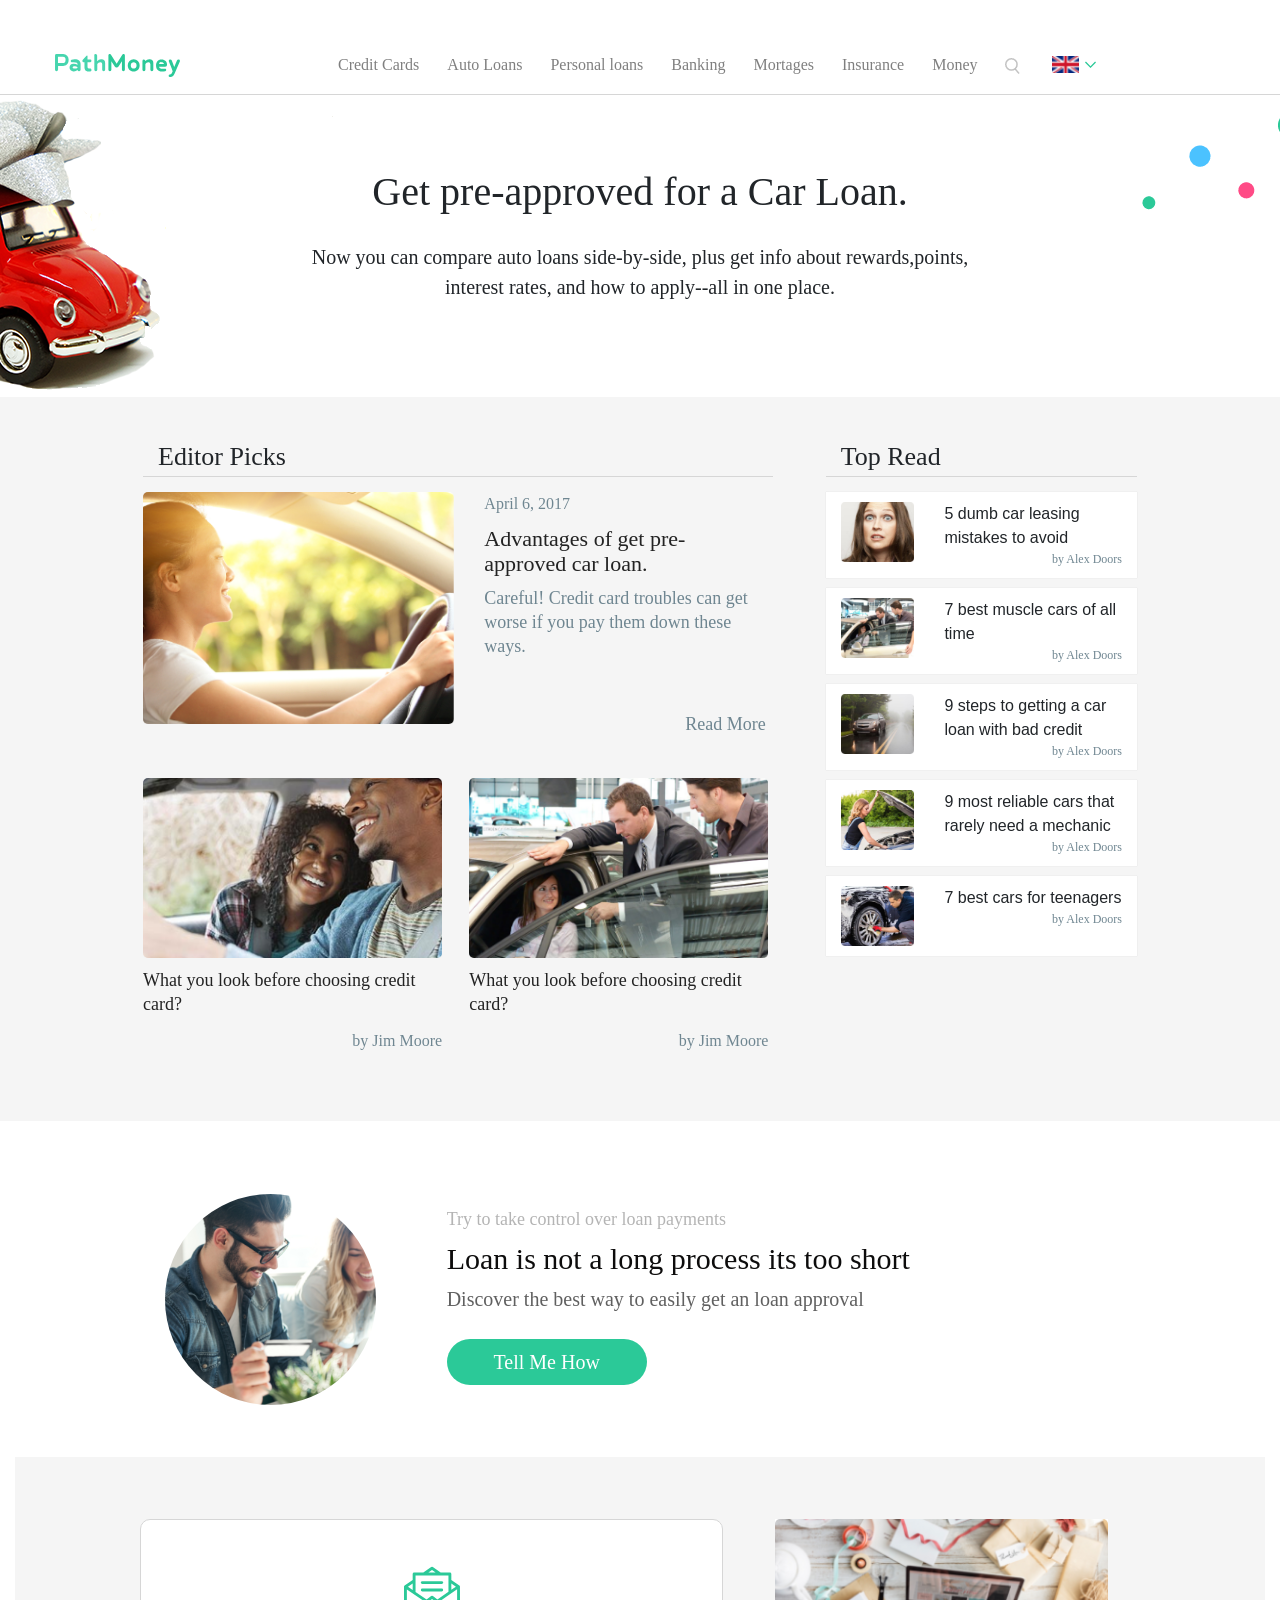
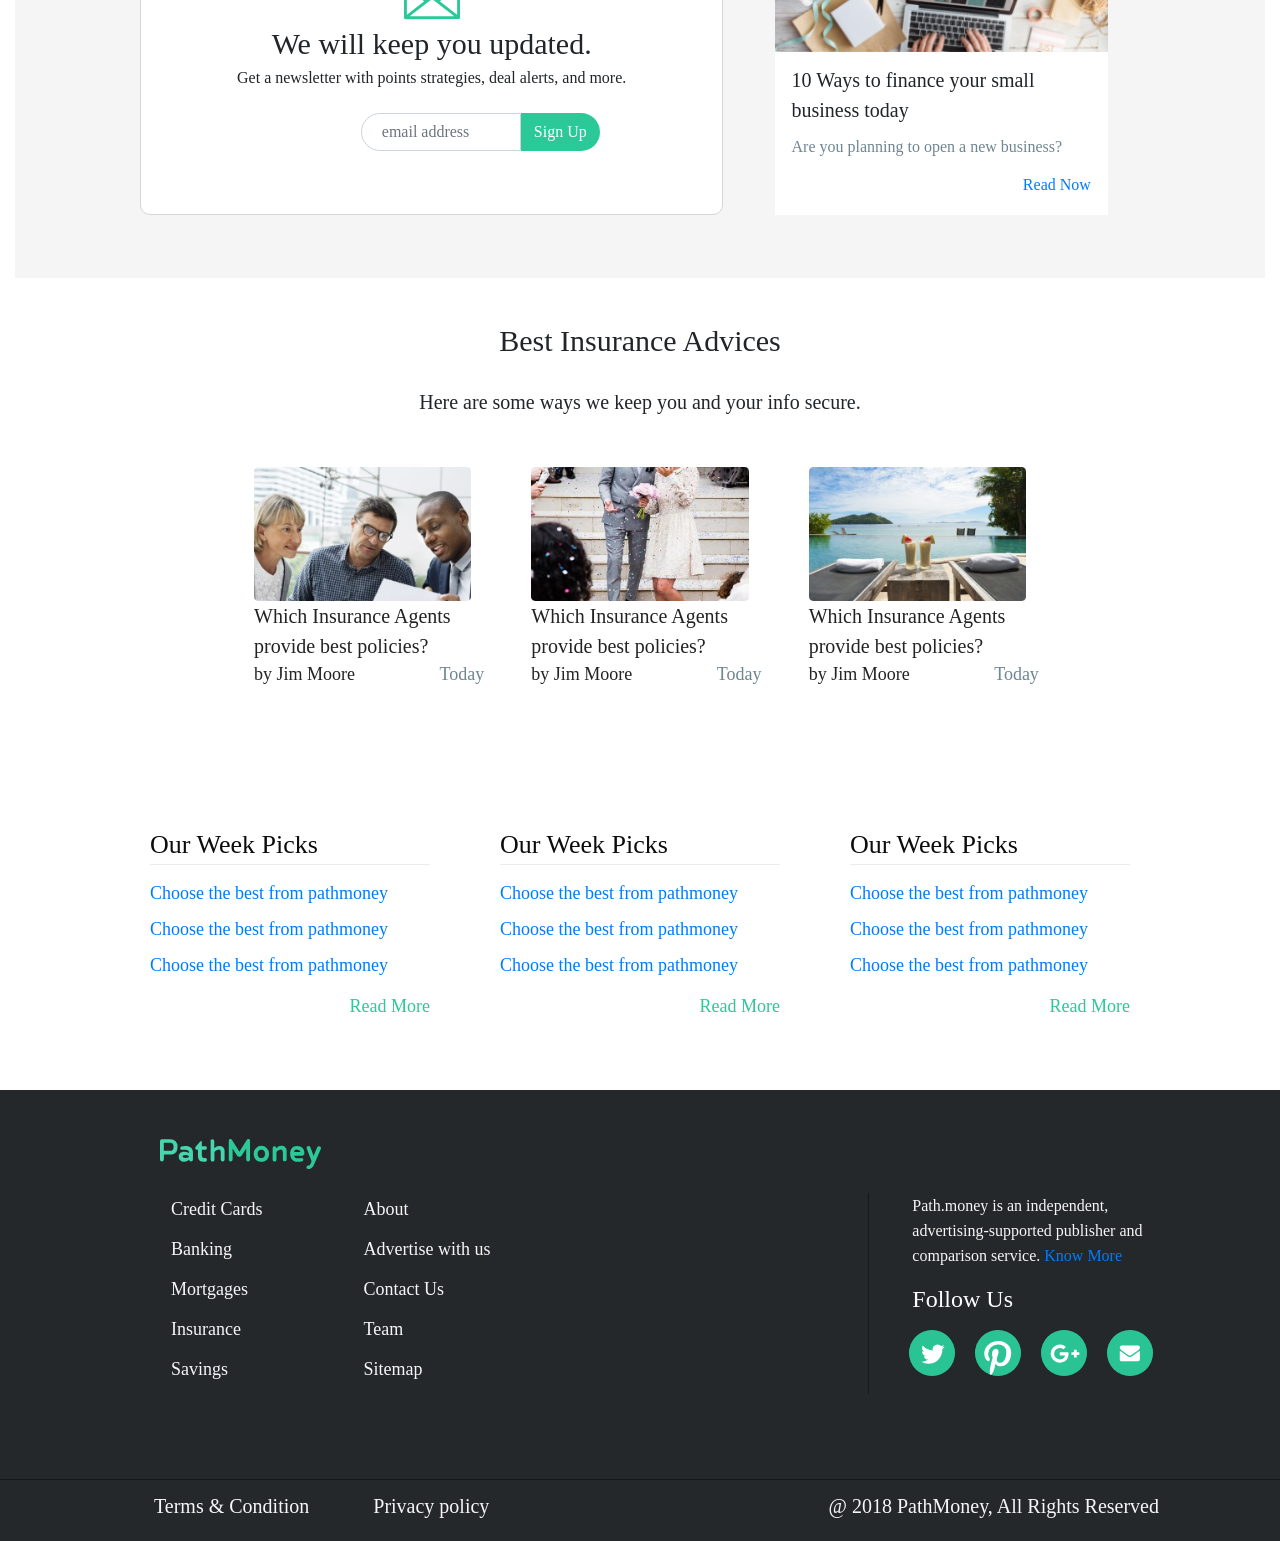
<file: autoloan.html>
<!DOCTYPE html>
<html lang="en">

<head>
    <meta charset="utf-8">
    <meta http-equiv="X-UA-Compatible" content="IE=edge">
    <meta name="viewport" content="width=device-width, initial-scale=1, shrink-to-fit=no">
    <meta http-equiv=&apos;cache-control&apos; content=&apos;no-cache&apos;>
    <meta http-equiv=&apos;expires&apos; content=&apos;0&apos;>
    <meta http-equiv=&apos;pragma&apos; content=&apos;no-cache&apos;>


    <link rel="stylesheet" href="https://maxcdn.bootstrapcdn.com/bootstrap/4.0.0/css/bootstrap.min.css" integrity="sha384-Gn5384xqQ1aoWXA+058RXPxPg6fy4IWvTNh0E263XmFcJlSAwiGgFAW/dAiS6JXm" crossorigin="anonymous">

    <link rel="stylesheet" href="css/style.css" type="text/css">
    
    <title>Path.Money</title>
</head>


<body>


   <a id="back2Top" title="Back to top" href="#"><img class="scroll-top-button" src="svg/angle-up.svg"></a>

     <section id="navbar">

        <nav class="navbar navbar-expand-lg navbar-light bg-light pad-none nav-height">
            <span class="logo-main">
            <a href="index.html"><img src="svg/path%20money%20logo.svg"></a>

</span>
            <button class="nav-btn" onclick="openNav()">&#9776;</button>



            <div class="collapse navbar-collapse menu" id="navbarSupportedContent">
                <ul id="navbar-header-list" class="navbar-nav mr-auto  search-notactive ">
                    <li class="nav-item dropdown">
                        <a class="nav-link" href="#" id="navbarDropdown" role="" data-toggle="dropdown" aria-haspopup="true" aria-expanded="false">
Credit Cards
</a>
                        <div class="dropdown-menu menu-box" aria-labelledby="navbarDropdown">

                            <div class="flex-box">
                                <div class="grid-box">
                                    <div class="box-head">Popular</div>
                                    <div class="box-sub-menu">Why Credits are cool</div>
                                    <div class="box-sub-menu">How Credits are cool</div>
                                    <div class="box-sub-menu">Why Credits are Why Credits are cool</div>
                                    <div class="box-sub-menu">How Credits are cool</div>
                                </div>
                                <div class="grid-box">
                                    <div class="box-head">Popular</div>
                                    <div class="box-sub-menu">Why Credits are cool</div>
                                    <div class="box-sub-menu">How Credits are Why Credits are cool</div>
                                    <div class="box-sub-menu">Why Credits are cool</div>
                                    <div class="box-sub-menu">How Credits are cool</div>
                                </div>
                                <div class="grid-box">
                                    <div class="box-head">Popular</div>
                                    <div class="box-sub-menu">Why Credits are cool</div>
                                    <div class="box-sub-menu">How Credits are Why Credits are cool</div>
                                    <div class="box-sub-menu">Why Credits are cool</div>
                                    <div class="box-sub-menu">How Credits are cool</div>
                                </div>
                            </div>
                            <div class="more-item" id="more-item">
                                > Explore all
                            </div>

                        </div>
                    </li>
                    <li class="nav-item dropdown">
                        <a class="nav-link" href="#" id="navbarDropdown" role="button" data-toggle="dropdown" aria-haspopup="true" aria-expanded="false">
Auto Loans
</a>
                        <div class="dropdown-menu" aria-labelledby="navbarDropdown">
                            <div class="flex-box">
                                <div class="grid-box">
                                    <div class="box-head">Popular</div>
                                    <div class="box-sub-menu">Why Credits are cool</div>
                                    <div class="box-sub-menu">How Credits are cool</div>
                                    <div class="box-sub-menu">Why Credits are Why Credits are cool</div>
                                    <div class="box-sub-menu">How Credits are cool</div>
                                </div>
                                <div class="grid-box">
                                    <div class="box-head">Popular</div>
                                    <div class="box-sub-menu">Why Credits are cool</div>
                                    <div class="box-sub-menu">How Credits are Why Credits are cool</div>
                                    <div class="box-sub-menu">Why Credits are cool</div>
                                    <div class="box-sub-menu">How Credits are cool</div>
                                </div>
                                <div class="grid-box">
                                    <div class="box-head">Popular</div>
                                    <div class="box-sub-menu">Why Credits are cool</div>
                                    <div class="box-sub-menu">How Credits are Why Credits are cool</div>
                                    <div class="box-sub-menu">Why Credits are cool</div>
                                    <div class="box-sub-menu">How Credits are cool</div>
                                </div>
                            </div>
                            <div class="more-item" id="more-item">
                                > Explore all
                            </div>

                        </div>
                    </li>
                    <li class="nav-item dropdown">
                        <a class="nav-link " href="#" id="navbarDropdown" role="button" data-toggle="dropdown" aria-haspopup="true" aria-expanded="false">
Personal loans
</a>
                        <div class="dropdown-menu" aria-labelledby="navbarDropdown">
                            <div class="flex-box">
                                <div class="grid-box">
                                    <div class="box-head">Popular</div>
                                    <div class="box-sub-menu">Why Credits are cool</div>
                                    <div class="box-sub-menu">How Credits are cool</div>
                                    <div class="box-sub-menu">Why Credits are Why Credits are cool</div>
                                    <div class="box-sub-menu">How Credits are cool</div>
                                </div>
                                <div class="grid-box">
                                    <div class="box-head">Popular</div>
                                    <div class="box-sub-menu">Why Credits are cool</div>
                                    <div class="box-sub-menu">How Credits are Why Credits are cool</div>
                                    <div class="box-sub-menu">Why Credits are cool</div>
                                    <div class="box-sub-menu">How Credits are cool</div>
                                </div>
                                <div class="grid-box">
                                    <div class="box-head">Popular</div>
                                    <div class="box-sub-menu">Why Credits are cool</div>
                                    <div class="box-sub-menu">How Credits are Why Credits are cool</div>
                                    <div class="box-sub-menu">Why Credits are cool</div>
                                    <div class="box-sub-menu">How Credits are cool</div>
                                </div>
                            </div>
                            <div class="more-item" id="more-item">
                                > Explore all
                            </div>

                        </div>
                    </li>
                    <li class="nav-item dropdown">
                        <a class="nav-link " href="#" id="navbarDropdown" role="button" data-toggle="dropdown" aria-haspopup="true" aria-expanded="false">
Banking
</a>
                        <div class="dropdown-menu" aria-labelledby="navbarDropdown">
                            <div class="flex-box">
                                <div class="grid-box">
                                    <div class="box-head">Popular</div>
                                    <div class="box-sub-menu">Why Credits are cool</div>
                                    <div class="box-sub-menu">How Credits are cool</div>
                                    <div class="box-sub-menu">Why Credits are Why Credits are cool</div>
                                    <div class="box-sub-menu">How Credits are cool</div>
                                </div>
                                <div class="grid-box">
                                    <div class="box-head">Popular</div>
                                    <div class="box-sub-menu">Why Credits are cool</div>
                                    <div class="box-sub-menu">How Credits are Why Credits are cool</div>
                                    <div class="box-sub-menu">Why Credits are cool</div>
                                    <div class="box-sub-menu">How Credits are cool</div>
                                </div>
                                <div class="grid-box">
                                    <div class="box-head">Popular</div>
                                    <div class="box-sub-menu">Why Credits are cool</div>
                                    <div class="box-sub-menu">How Credits are Why Credits are cool</div>
                                    <div class="box-sub-menu">Why Credits are cool</div>
                                    <div class="box-sub-menu">How Credits are cool</div>
                                </div>
                            </div>
                            <div class="more-item" id="more-item">
                                > Explore all
                            </div>

                        </div>
                    </li>
                    <li class="nav-item dropdown">
                        <a class="nav-link " href="#" id="navbarDropdown" role="button" data-toggle="dropdown" aria-haspopup="true" aria-expanded="false">
Mortages
</a>
                        <div class="dropdown-menu"  aria-labelledby="navbarDropdown">
                            <div class="flex-box">
                                <div class="grid-box">
                                    <div class="box-head">Popular</div>
                                    <div class="box-sub-menu">Why Credits are cool</div>
                                    <div class="box-sub-menu">How Credits are cool</div>
                                    <div class="box-sub-menu">Why Credits are Why Credits are cool</div>
                                    <div class="box-sub-menu">How Credits are cool</div>
                                </div>
                                <div class="grid-box">
                                    <div class="box-head">Popular</div>
                                    <div class="box-sub-menu">Why Credits are cool</div>
                                    <div class="box-sub-menu">How Credits are Why Credits are cool</div>
                                    <div class="box-sub-menu">Why Credits are cool</div>
                                    <div class="box-sub-menu">How Credits are cool</div>
                                </div>
                                <div class="grid-box">
                                    <div class="box-head">Popular</div>
                                    <div class="box-sub-menu">Why Credits are cool</div>
                                    <div class="box-sub-menu">How Credits are Why Credits are cool</div>
                                    <div class="box-sub-menu">Why Credits are cool</div>
                                    <div class="box-sub-menu">How Credits are cool</div>
                                </div>
                            </div>
                            <div class="more-item" id="more-item">
                                > Explore all
                            </div>

                        </div>
                    </li>
                    <li class="nav-item dropdown">
                        <a class="nav-link " href="#" id="navbarDropdown" role="button" data-toggle="dropdown" aria-haspopup="true" aria-expanded="false">
Insurance
</a>
                        <div class="dropdown-menu" aria-labelledby="navbarDropdown">
                            <div class="flex-box">
                                <div class="grid-box">
                                    <div class="box-head">Popular</div>
                                    <div class="box-sub-menu">Why Credits are cool</div>
                                    <div class="box-sub-menu">How Credits are cool</div>
                                    <div class="box-sub-menu">Why Credits are Why Credits are cool</div>
                                    <div class="box-sub-menu">How Credits are cool</div>
                                </div>
                                <div class="grid-box">
                                    <div class="box-head">Popular</div>
                                    <div class="box-sub-menu">Why Credits are cool</div>
                                    <div class="box-sub-menu">How Credits are Why Credits are cool</div>
                                    <div class="box-sub-menu">Why Credits are cool</div>
                                    <div class="box-sub-menu">How Credits are cool</div>
                                </div>
                                <div class="grid-box">
                                    <div class="box-head">Popular</div>
                                    <div class="box-sub-menu">Why Credits are cool</div>
                                    <div class="box-sub-menu">How Credits are Why Credits are cool</div>
                                    <div class="box-sub-menu">Why Credits are cool</div>
                                    <div class="box-sub-menu">How Credits are cool</div>
                                </div>
                            </div>
                            <div class="more-item" id="more-item">
                                > Explore all
                            </div>

                        </div>
                    </li>
                    <li class="nav-item dropdown">
                        <a class="nav-link " href="#" id="navbarDropdown" role="button" data-toggle="dropdown" aria-haspopup="true" aria-expanded="false">
Money 
</a>
                        <div class="dropdown-menu" aria-labelledby="navbarDropdown">
                            <div class="flex-box">
                                <div class="grid-box">
                                    <div class="box-head">Popular</div>
                                    <div class="box-sub-menu">Why Credits are cool</div>
                                    <div class="box-sub-menu">How Credits are cool</div>
                                    <div class="box-sub-menu">Why Credits are Why Credits are cool</div>
                                    <div class="box-sub-menu">How Credits are cool</div>
                                </div>
                                <div class="grid-box">
                                    <div class="box-head">Popular</div>
                                    <div class="box-sub-menu">Why Credits are cool</div>
                                    <div class="box-sub-menu">How Credits are Why Credits are cool</div>
                                    <div class="box-sub-menu">Why Credits are cool</div>
                                    <div class="box-sub-menu">How Credits are cool</div>
                                </div>
                                <div class="grid-box">
                                    <div class="box-head">Popular</div>
                                    <div class="box-sub-menu">Why Credits are cool</div>
                                    <div class="box-sub-menu">How Credits are Why Credits are cool</div>
                                    <div class="box-sub-menu">Why Credits are cool</div>
                                    <div class="box-sub-menu">How Credits are cool</div>
                                </div>
                            </div>
                            <div class="more-item" id="more-item">
                                > Explore all
                            </div>

                        </div>
                    </li>
                    
                    

                    <li class="nav-item dropdown">
                        <a class="nav-link " href="#" id="nav-search" role="button" data-toggle="dropdown" aria-haspopup="true" aria-expanded="false"><img src="images/search.png">
                        </a>
                         <div class="dropdown-menu search-box" id="search-box">
                                <input class="form-control" type="text" placeholder="Search">
                            </div>   
                    </li>
                    
                    
                    

                    <li class="nav-item dropdown">
                        <div class="navbar-lang-area">
                           
                                <button class="btn  language-select" type="button" id="dropdownMenuButton" data-toggle="dropdown" aria-haspopup="true" aria-expanded="false">
                    <div class="flex-box">
                        <div id="lang"> </div>
                    <div class="arrow-dropdown"><img src="svg/arrow-down.svg"></div>
    
                    </div>
                            </button>
                                <div id="page-language" class="dropdown-menu page-language-web" aria-labelledby="dropdownMenuButton">
                                    <a class="dropdown-item" href="#" onclick="englishflag()">English</a>
                                    <a class="dropdown-item" href="#" onclick="japaneseflag()">Japanese</a>
                                    <a class="dropdown-item" href="#" onclick="spainflag()">Spanish</a>
                                </div>
                            
                        </div>
                    </li>



                </ul>








            </div>
        </nav>
        <!--Data For Mobile Version-->


        <div id="myNav" class="overlay">
            <div class="logo-mob">
                <span class="logo-main-mob"><img src="svg/path%20money%20logo.svg"</span>
            </div>
            <a href="javascript:void(0)" class="closebtn" onclick="closeNav()">&times;</a>

            <div class="page-language-section">

                <div class="dropdown">
                    <button class="btn  language-select" type="button" id="dropdownMenuButton" data-toggle="dropdown" aria-haspopup="true" aria-expanded="false">
                    <div class="flex-box">
                        
                    <div class="arrow-dropdown"><img src="svg/arrow-down.svg"></div>
                        <div id="lang-sm"> </div>
                    </div>
                    </button>

                    <div id="page-language" class="dropdown-menu page-language" aria-labelledby="dropdownMenuButton">
                        <a class="dropdown-item" href="#" onclick="englishflagsm()">English</a>
                        <a class="dropdown-item" href="#" onclick="japaneseflagsm()">Japanese</a>
                        <a class="dropdown-item" href="#" onclick="spainflagsm()">Spanish</a>
                    </div>
                </div>



            </div>

            <div class="overlay-content">
                <a class="center search-box"><input class="form-control" type="text" placeholder="Search"></a>
                <a href="creditcard.html">Credit Cards </a>
                <a href="personalloan.html">Personal Loans </a>
                <a href="mortgageloans.html">Mortages</a>
                <a href="mortgageloans.html">Money </a>
                <a href="autoloan.html">Auto Loans </a>
                <a href="banking.html">Banking </a>
                <a href="#">Insurance</a>
            </div>
                
            
        </div>



        <!--Mobile DATA ENDS-->
    </section>


    <section id="category">
        
        <div class="row">
    <div class="jumbltron auto-jumbltron-img">
        <div class="jumbltron-head col-sm-12">
            Get pre-approved for a Car Loan.
        </div>
        <div class="jumbltron-text category-jumbltron-text col-sm-12">
            Now you can compare auto loans side-by-side, plus get info about rewards,points, interest rates, and how to apply--all in one place.
        </div>

    </div>
</div>

        <div class="row">
    <div class="editor-area">
        <div class="row">
            <div class="col-sm-8">
                <div class="editor-head">
                    Editor Picks
                </div>
                <div class="row">
                    <div class="col-sm pad-none">
                        <img class="img-fluid" src="images/editor-pic-carloan.png">
                    </div>
                    <div class="col-sm">
                        <div class="row">
                            <div class="col-sm-12 editor-head-date">
                                April 6, 2017
                            </div>
                            <div class="col-sm-12 editor-subhead">
                                Advantages of get pre-approved car loan. 
                            </div>
                            <div class="col-sm-12 editor-subhead-text">
                                Careful! Credit card troubles can get worse if you pay them down these ways.
                            </div>
                            <div class="col-sm-12 editor-readmore">
                                <a href="#">Read More</a>
                            </div>
                        </div>

                    </div>
                </div>
                <div class="row editor-sub-column">
                    <div class="col-sm pad-none">
                        <div class="row">
                            <div class="col-sm-11 pad-none">
                                <img class="img-fluid" src="images/carloan1.png">
                            </div>
                            <div class="col-sm-11 pad-none editor-sub-column-head">
                                What you look before choosing credit card?
                            </div>
                            <div class="col-sm-11 editor-sub-column-author">
                                by Jim Moore
                            </div>
                        </div>
                    </div>
                    <div class="col-sm pad-none">
                        <div class="row">
                            <div class="col-sm-11 pad-none">
                                <img class="img-fluid" src="images/carloan2.png">
                            </div>
                            <div class="col-sm-11 pad-none editor-sub-column-head">
                                What you look before choosing credit card?
                            </div>
                            <div class="col-sm-11 editor-sub-column-author">
                                by Jim Moore
                            </div>
                        </div>
                    </div>

                </div>
            </div>
            <div class="col-sm-4">
                <div class="row">
                    <div class="col-sm-12 editor-head">
                        Top Read
                    </div>
                </div>
                <div class="flex-box top-read-list">
                    <div class="col-sm-4">
                        <img class="img-fluid" src="images/carloan-right1.png">
                    </div>
                    <div class="col-sm-8 pad-none">
                        <div class="row">
                                    <div class="col-sm-12 top-read-text">
                                        5 dumb car leasing mistakes to avoid
                                    </div>
                                    <div class="col-sm-12 top-read-author">
                                        by Alex Doors
                                    </div>
                                </div>
                            </div>
                        </div>
                         <div class="flex-box top-read-list">
                    <div class="col-sm-4">
                        <img class="img-fluid" src="images/carloan-right2.png">
                    </div>
                    <div class="col-sm-8 pad-none">
                        <div class="row">
                                    <div class="col-sm-12 top-read-text">
                                        7 best muscle cars of all time
                                    </div>
                                    <div class="col-sm-12 top-read-author">
                                        by Alex Doors
                                    </div>
                                </div>
                            </div>
                        </div>
                         <div class="flex-box top-read-list">
                    <div class="col-sm-4">
                        <img class="img-fluid" src="images/carloan-right3.png">
                    </div>
                    <div class="col-sm-8 pad-none">
                        <div class="row">
                                    <div class="col-sm-12 top-read-text">
                                        9 steps to getting a car loan with bad credit
                                    </div>
                                    <div class="col-sm-12 top-read-author">
                                        by Alex Doors
                                    </div>
                                </div>
                            </div>
                        </div>
                         <div class="flex-box top-read-list">
                    <div class="col-sm-4">
                        <img class="img-fluid" src="images/carloan-right4.png">
                    </div>
                    <div class="col-sm-8 pad-none">
                        <div class="row">
                                    <div class="col-sm-12 top-read-text">
                                        9 most reliable cars that rarely need a mechanic
                                    </div>
                                    <div class="col-sm-12 top-read-author">
                                        by Alex Doors
                                    </div>
                                </div>
                            </div>
                        </div>
                         <div class="flex-box top-read-list">
                    <div class="col-sm-4">
                        <img class="img-fluid" src="images/carloan-right5.png">
                    </div>
                    <div class="col-sm-8 pad-none">
                        <div class="row">
                                    <div class="col-sm-12 top-read-text">
                                        7 best cars for teenagers
                                    </div>
                                    <div class="col-sm-12 top-read-author">
                                        by Alex Doors
                                    </div>
                                </div>
                            </div>
                        </div>
                       
                    </div>
                </div>
            </div>
        </div>
    
        <div class="row">
            <div class="column-round col-sm-12">
                <div class="row">
                    <div class="col-sm-4 column-round-img">
                        <img src="images/round-img.png">
                    </div>
                    <div class="col-sm-8 grid-box">
                        <div class="head1">
                            Try to take control over loan payments
                        </div>
                        <div class="head2">
                            Loan is not a long process its too short
                        </div>
                        <div class="head3">
                            Discover the best way to easily get an loan approval
                        </div>
                        <div class="column-round-banner">
                            <button id="native-btn" class="native-btn">
                    <a id="native-btn-link" href="#">Tell Me How</a>
                    </button>
                        </div>
                    </div>
                </div>

            </div>
        </div>
        
      <div class="row">
            <div class="col-sm-12">
                   <div class="row contact">
            <div class="contact-area">
                <div class="row">
                    <div class="col-sm-7 contact-left center">
                        <div>
                            <img class="contact-img" src="svg/message.svg">
                        </div>
                        <div class="contact-head">We will keep you updated.</div>
                        <div class="contact-head-text">Get a newsletter with points strategies, deal alerts, and more.</div>

                        <div class="contact-form">
                            <form class="form-inline">
                                <div class="form-group ">
                                    <input type="email" class="form-control form-radius" id="email-2" placeholder="email address">
                                </div>
                                <button type="submit" class="btn btn-form ">Sign Up</button>
                            </form>
                        </div>
                    </div>

                    <div class="col-sm-4 contact-right">
                        <div class="contact-right-img">
                            <img class="img-fluid" src="images/Mask%20Group%202.png">
                        </div>
                        <div>
                            <div class="contact-right-head">
                                10 Ways to finance your small business today
                            </div>
                            <div class="contact-right-head-text">
                                Are you planning to open a new business?
                            </div>
                            <div class="contact-right-readnow">
                                <a href="#">Read Now</a>

                            </div>
                        </div>
                    </div>
                </div>

            </div>

        </div>
            </div>
        </div>
        
        <div class="img-card-area">
            <div class="row">
                <div class="img-card-head center col-sm-12">
                    Best Insurance Advices
                </div>
                <div class="img-card-head-text center col-sm-12">
                    Here are some ways we keep you and your info secure.
                </div>

                <div class="row img-card-area col-sm-12">
                    <div class="col-sm img-card-margin">
                       <div class="row">
                           <div class="col-12">
                               <img class="img-fluid" src="images/img-card.png">
                           </div>
                       </div>
                       <div class="row">
                           <div class="col-12">
                               <span class="img-card-title">Which Insurance Agents provide best policies?</span>
                           </div>
                       </div>
                       <div class="row">
                           <div class="col-12 pad-none">
                               <div class="row">
                                   <div class="col-9">
                                       <span id="img-card-author" class=" img-card-author">by Jim Moore</span>
                                   </div>
                                   <div class="col-3">
                                       <span id="img-card-date" class="img-card-date">Today</span>
                                   </div>
                               </div>
                           </div>
                       </div>
                    </div>
                      <div class="col-sm img-card-margin">
                       <div class="row">
                           <div class="col-12">
                               <img class="img-fluid" src="images/img-card-1.png">
                           </div>
                       </div>
                       <div class="row">
                           <div class="col-12">
                               <span class="img-card-title">Which Insurance Agents provide best policies?</span>
                           </div>
                       </div>
                       <div class="row">
                           <div class="col-12 pad-none">
                               <div class="row">
                                   <div class="col-9">
                                       <span id="img-card-author" class=" img-card-author">by Jim Moore</span>
                                   </div>
                                   <div class="col-3">
                                       <span id="img-card-date" class="img-card-date">Today</span>
                                   </div>
                               </div>
                           </div>
                       </div>
                    </div>
                      <div class="col-sm img-card-margin">
                       <div class="row">
                           <div class="col-12">
                               <img class="img-fluid" src="images/img-card-2.png">
                           </div>
                       </div>
                       <div class="row">
                           <div class="col-12">
                               <span class="img-card-title">Which Insurance Agents provide best policies?</span>
                           </div>
                       </div>
                       <div class="row">
                           <div class="col-12 pad-none">
                               <div class="row">
                                   <div class="col-9">
                                       <span id="img-card-author" class=" img-card-author">by Jim Moore</span>
                                   </div>
                                   <div class="col-3">
                                       <span id="img-card-date" class="img-card-date">Today</span>
                                   </div>
                               </div>
                           </div>
                       </div>
                    </div>
                    
                    
                   


                </div>
            </div>
        </div>
        
        <div class="row">
            <div class="col-sm-12">
                 <div id="loan-advice-list" class="loan-advice-list-alignment">
                    <div class="row">
                        <div class="col-sm-4">
                            <div class="loan-advice-list-box">
                                <div class="loan-advice-list-head">
                                    Our Week Picks
                                </div>
                                <div class="loan-advice-list-text">
                                    <a href="#">Choose the best from pathmoney</a>
                                </div>
                                <div class="loan-advice-list-text">
                                    <a href="#">Choose the best from pathmoney</a>
                                </div>
                                <div class="loan-advice-list-text">
                                    <a href="#">Choose the best from pathmoney</a>
                                </div>
                                <div class="read-more">
                                    <a href="#">Read More</a>
                                </div>

                            </div>
                        </div>
                        <div class="col-sm-4">
                            <div class="loan-advice-list-box">
                                <div class="loan-advice-list-head">
                                    Our Week Picks
                                </div>
                                <div class="loan-advice-list-text">
                                    <a href="#">Choose the best from pathmoney</a>
                                </div>
                                <div class="loan-advice-list-text">
                                    <a href="#">Choose the best from pathmoney</a>
                                </div>
                                <div class="loan-advice-list-text">
                                    <a href="#">Choose the best from pathmoney</a>
                                </div>
                                <div class="read-more">
                                    <a href="#">Read More</a>
                                </div>

                            </div>
                        </div>
                        <div class="col-sm-4">
                            <div class="loan-advice-list-box">
                                <div class="loan-advice-list-head">
                                    Our Week Picks
                                </div>
                                <div class="loan-advice-list-text">
                                    <a href="#">Choose the best from pathmoney</a>
                                </div>
                                <div class="loan-advice-list-text">
                                    <a href="#">Choose the best from pathmoney</a>
                                </div>
                                <div class="loan-advice-list-text">
                                    <a href="#">Choose the best from pathmoney</a>
                                </div>
                                <div class="read-more">
                                    <a href="#">Read More</a>
                                </div>

                            </div>
                        </div>
                    </div>
                </div>
            </div>
        </div>
        
       
        
        
    </section>


















































    <!--footer main-->
    <div class="footer-box">
        <div class="row">
            <div class="col"><img class="main-logo-footer" src="svg/path%20money%20logo.svg"></div>
            <!--<div class="col"><span class="go-to-text">
            <a href="#navbar"><img class="go-to-arrow" src="svg/algle-up-colored.svg">Go to Top</a>
        </span>
            </div>-->



        </div>

        <div class="row">
            <div class="col-sm-8">
                <div class="flex-box sitemap-left-margin">
                    <div class="grid-box sitemap-text-left-box">
                        <div class="sitemap-text-left">
                            <a href="#">Credit Cards</a>
                        </div>
                        <div class="sitemap-text-left">
                            <a href="#">Banking</a>
                        </div>
                        <div class="sitemap-text-left">
                            <a href="#">Mortgages</a>
                        </div>
                        <div class="sitemap-text-left">
                            <a href="#">Insurance</a>
                        </div>
                        <div class="sitemap-text-left">
                            <a href="#">Savings</a>
                        </div>
                    </div>
                    <div class="grid-box sitemap-text-left-box">
                        <div class="sitemap-text-left">
                            <a href="#">About</a>
                        </div>
                        <div class="sitemap-text-left">
                            <a href="#">Advertise with us</a>
                        </div>
                        <div class="sitemap-text-left">
                            <a href="#">Contact Us</a>
                        </div>
                        <div class="sitemap-text-left">
                            <a href="#">Team</a>
                        </div>
                        <div class="sitemap-text-left">
                            <a href="#">Sitemap</a>
                        </div>
                    </div>

                </div>
            </div>

            <div class="col-sm-4">
                <div class="grid-box sitemap-right-box">
                    <div class="sitemap-text-right">
                        Path.money is an independent, advertising-supported publisher and comparison service. <a href="#">Know More</a>
                    </div>
                    <div class="sitemap-right-text-head">
                        Follow Us
                    </div>
                    <div class="flex-box sitemap-social-box">
                        <div class="social-box">
                            <a id="social-link-twitter" href="#"><img src="svg/Twitter.svg"></a>
                        </div>
                        <div class="social-box">
                            <a id="social-link-pinerest" href="#"><img src="svg/pinterst.svg" <="" a="">
                            </a></div>
                        <div class="social-box"><a id="social-link-pinerest" href="#">
                                </a><a id="social-link-googleplus" href="#"><img src="svg/G+.svg"></a>
                        </div>
                        <div class="social-box">
                            <a id="social-link-email" href="#"><img src="svg/Mail.svg"></a>
                        </div>
                    </div>
                </div>

            </div>
        </div>

        <div class="row footer-bottom">
            <div class="col-sm-5">
                <div class="footer-bottom-left">
                    <span class="term"><a href="#">
                    <span class="full-term">
                        Terms &amp; Condition
                    </span>
                    <span class="half-term">
                        T&amp;C
                    </span>
                    </a>
                    </span>
                    <span class="term">
                    <a href="#">Privacy policy</a>
                </span>
                </div>

            </div>
            <div class="col-sm-7">
                <div class="copyr"><a href="#">@ 2018 PathMoney, All Rights Reserved</a> </div>
            </div>


        </div>


    </div>



    <script src="https://ajax.googleapis.com/ajax/libs/jquery/3.3.1/jquery.min.js"></script>
    <script src="https://cdnjs.cloudflare.com/ajax/libs/popper.js/1.12.9/umd/popper.min.js" integrity="sha384-ApNbgh9B+Y1QKtv3Rn7W3mgPxhU9K/ScQsAP7hUibX39j7fakFPskvXusvfa0b4Q" crossorigin="anonymous"></script>
    <script src="https://maxcdn.bootstrapcdn.com/bootstrap/4.0.0/js/bootstrap.min.js" integrity="sha384-JZR6Spejh4U02d8jOt6vLEHfe/JQGiRRSQQxSfFWpi1MquVdAyjUar5+76PVCmYl" crossorigin="anonymous"></script>
    <script src="js/index.js"></script>
</body>

</html>
</file>
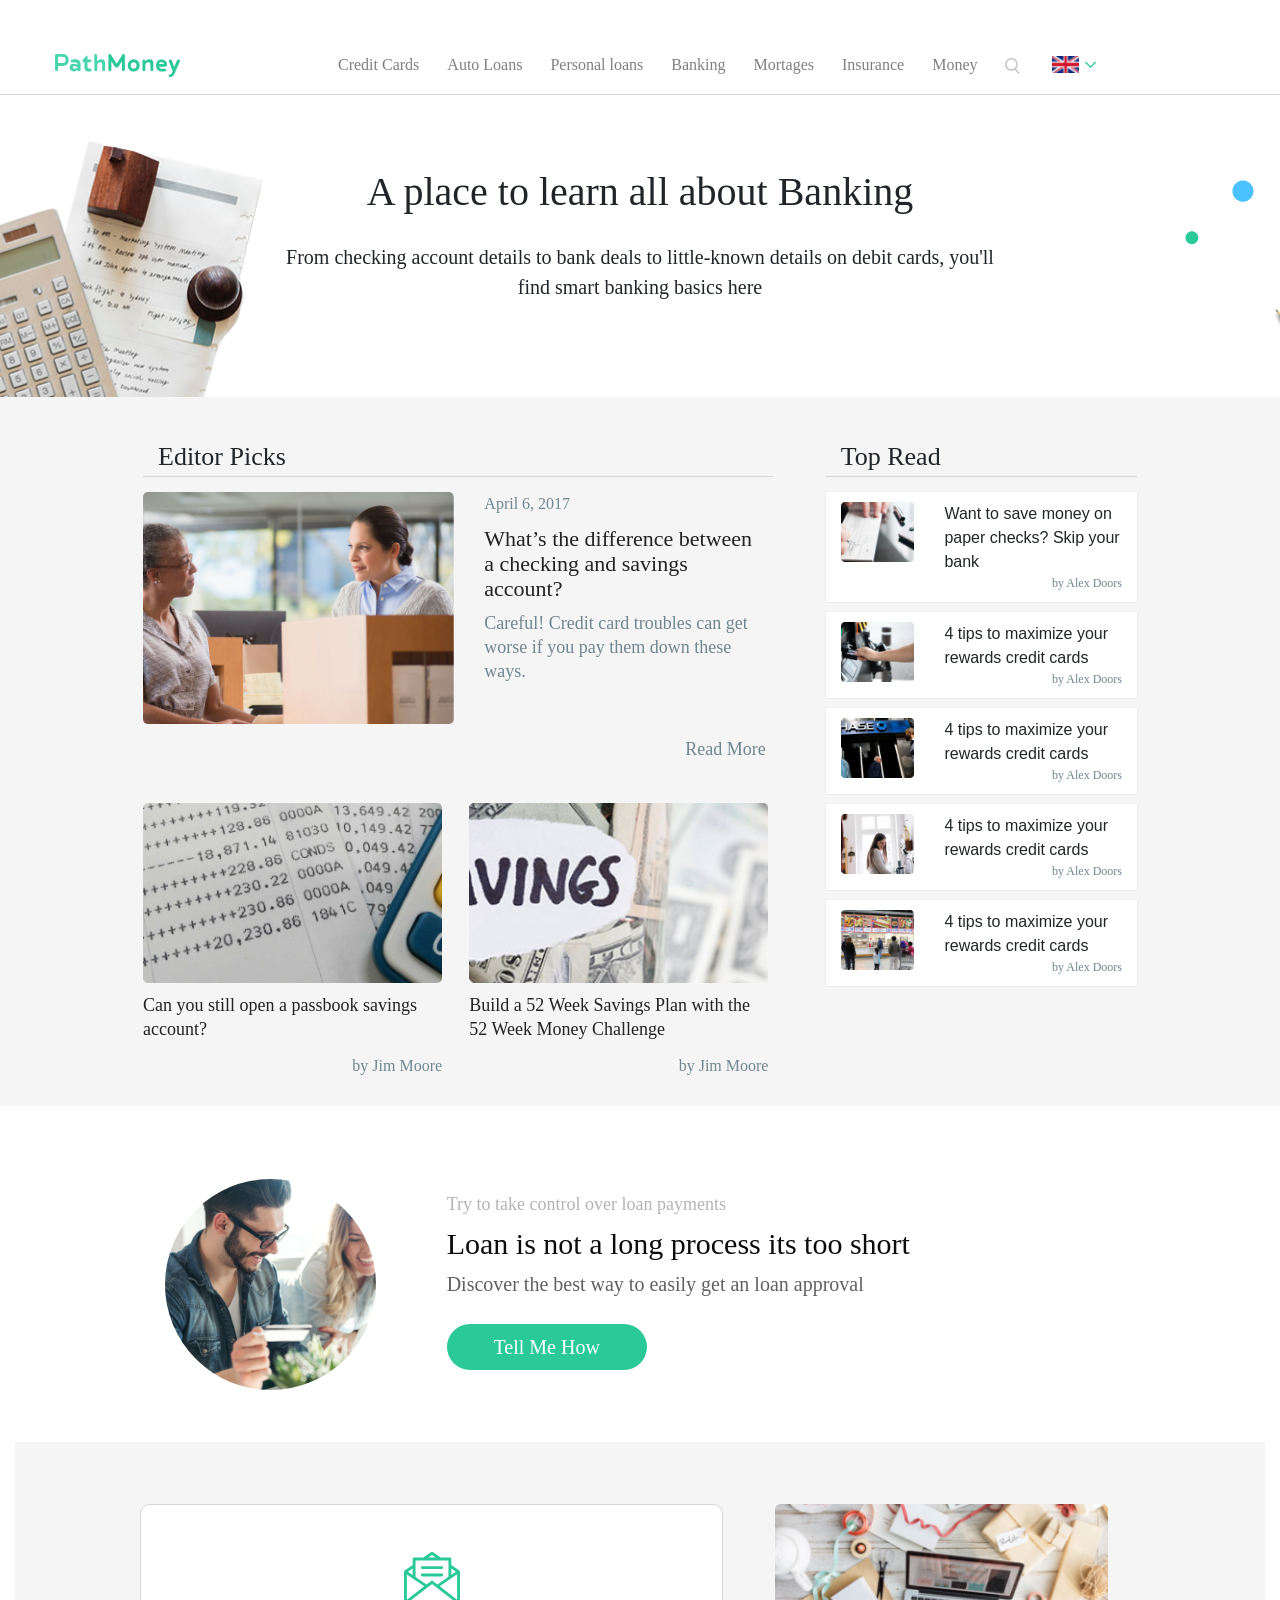
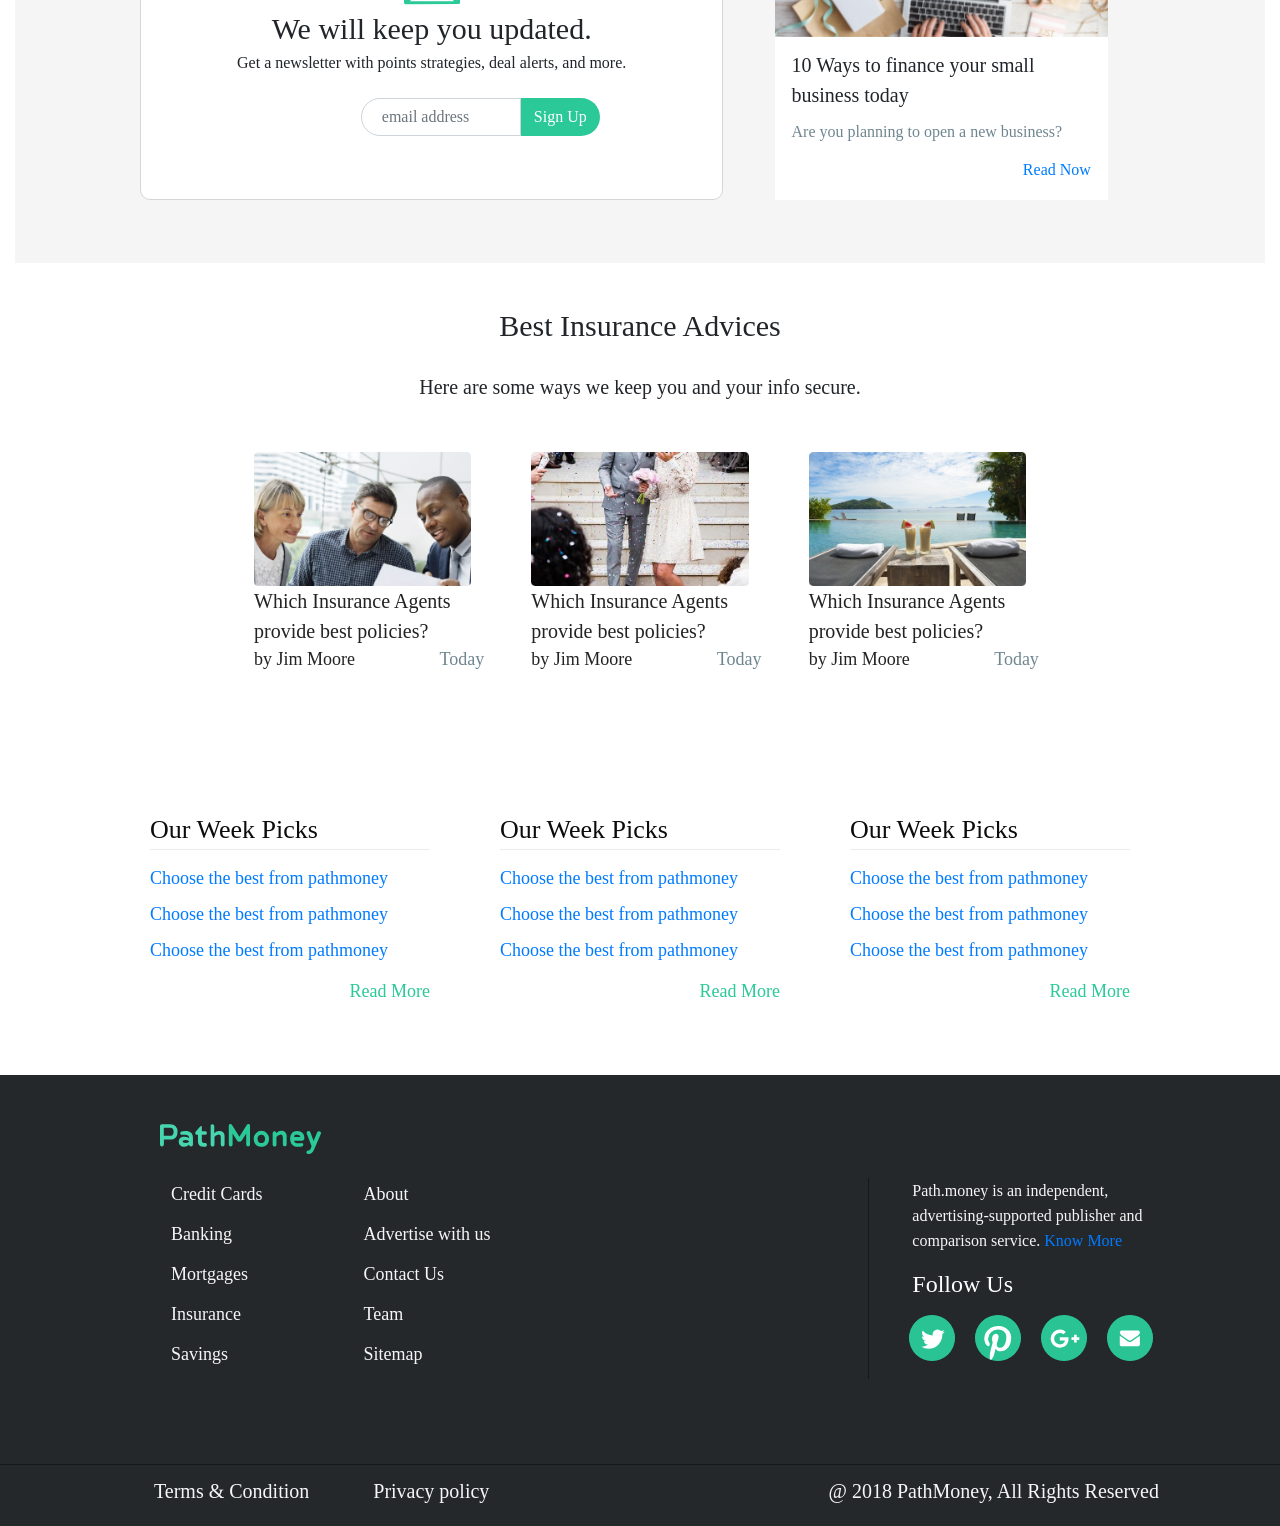
<file: banking.html>
<!DOCTYPE html>
<html lang="en">

<head>
    <meta charset="utf-8">
    <meta http-equiv="X-UA-Compatible" content="IE=edge">
    <meta name="viewport" content="width=device-width, initial-scale=1, shrink-to-fit=no">
    <meta http-equiv=&apos;cache-control&apos; content=&apos;no-cache&apos;>
    <meta http-equiv=&apos;expires&apos; content=&apos;0&apos;>
    <meta http-equiv=&apos;pragma&apos; content=&apos;no-cache&apos;>


    <link rel="stylesheet" href="https://maxcdn.bootstrapcdn.com/bootstrap/4.0.0/css/bootstrap.min.css" integrity="sha384-Gn5384xqQ1aoWXA+058RXPxPg6fy4IWvTNh0E263XmFcJlSAwiGgFAW/dAiS6JXm" crossorigin="anonymous">

    <link rel="stylesheet" href="css/style.css" type="text/css">
    
    <title>Path.Money</title>
</head>


<body>


   <a id="back2Top" title="Back to top" href="#"><img class="scroll-top-button" src="svg/angle-up.svg"></a>

      <section id="navbar">

        <nav class="navbar navbar-expand-lg navbar-light bg-light pad-none nav-height">
            <span class="logo-main">
            <a href="index.html"><img src="svg/path%20money%20logo.svg"></a>

</span>
            <button class="nav-btn" onclick="openNav()">&#9776;</button>



            <div class="collapse navbar-collapse menu" id="navbarSupportedContent">
                <ul id="navbar-header-list" class="navbar-nav mr-auto  search-notactive ">
                    <li class="nav-item dropdown">
                        <a class="nav-link" href="#" id="navbarDropdown" role="" data-toggle="dropdown" aria-haspopup="true" aria-expanded="false">
Credit Cards
</a>
                        <div class="dropdown-menu menu-box" aria-labelledby="navbarDropdown">

                            <div class="flex-box">
                                <div class="grid-box">
                                    <div class="box-head">Popular</div>
                                    <div class="box-sub-menu">Why Credits are cool</div>
                                    <div class="box-sub-menu">How Credits are cool</div>
                                    <div class="box-sub-menu">Why Credits are Why Credits are cool</div>
                                    <div class="box-sub-menu">How Credits are cool</div>
                                </div>
                                <div class="grid-box">
                                    <div class="box-head">Popular</div>
                                    <div class="box-sub-menu">Why Credits are cool</div>
                                    <div class="box-sub-menu">How Credits are Why Credits are cool</div>
                                    <div class="box-sub-menu">Why Credits are cool</div>
                                    <div class="box-sub-menu">How Credits are cool</div>
                                </div>
                                <div class="grid-box">
                                    <div class="box-head">Popular</div>
                                    <div class="box-sub-menu">Why Credits are cool</div>
                                    <div class="box-sub-menu">How Credits are Why Credits are cool</div>
                                    <div class="box-sub-menu">Why Credits are cool</div>
                                    <div class="box-sub-menu">How Credits are cool</div>
                                </div>
                            </div>
                            <div class="more-item" id="more-item">
                                > Explore all
                            </div>

                        </div>
                    </li>
                    <li class="nav-item dropdown">
                        <a class="nav-link" href="#" id="navbarDropdown" role="button" data-toggle="dropdown" aria-haspopup="true" aria-expanded="false">
Auto Loans
</a>
                        <div class="dropdown-menu" aria-labelledby="navbarDropdown">
                            <div class="flex-box">
                                <div class="grid-box">
                                    <div class="box-head">Popular</div>
                                    <div class="box-sub-menu">Why Credits are cool</div>
                                    <div class="box-sub-menu">How Credits are cool</div>
                                    <div class="box-sub-menu">Why Credits are Why Credits are cool</div>
                                    <div class="box-sub-menu">How Credits are cool</div>
                                </div>
                                <div class="grid-box">
                                    <div class="box-head">Popular</div>
                                    <div class="box-sub-menu">Why Credits are cool</div>
                                    <div class="box-sub-menu">How Credits are Why Credits are cool</div>
                                    <div class="box-sub-menu">Why Credits are cool</div>
                                    <div class="box-sub-menu">How Credits are cool</div>
                                </div>
                                <div class="grid-box">
                                    <div class="box-head">Popular</div>
                                    <div class="box-sub-menu">Why Credits are cool</div>
                                    <div class="box-sub-menu">How Credits are Why Credits are cool</div>
                                    <div class="box-sub-menu">Why Credits are cool</div>
                                    <div class="box-sub-menu">How Credits are cool</div>
                                </div>
                            </div>
                            <div class="more-item" id="more-item">
                                > Explore all
                            </div>

                        </div>
                    </li>
                    <li class="nav-item dropdown">
                        <a class="nav-link " href="#" id="navbarDropdown" role="button" data-toggle="dropdown" aria-haspopup="true" aria-expanded="false">
Personal loans
</a>
                        <div class="dropdown-menu" aria-labelledby="navbarDropdown">
                            <div class="flex-box">
                                <div class="grid-box">
                                    <div class="box-head">Popular</div>
                                    <div class="box-sub-menu">Why Credits are cool</div>
                                    <div class="box-sub-menu">How Credits are cool</div>
                                    <div class="box-sub-menu">Why Credits are Why Credits are cool</div>
                                    <div class="box-sub-menu">How Credits are cool</div>
                                </div>
                                <div class="grid-box">
                                    <div class="box-head">Popular</div>
                                    <div class="box-sub-menu">Why Credits are cool</div>
                                    <div class="box-sub-menu">How Credits are Why Credits are cool</div>
                                    <div class="box-sub-menu">Why Credits are cool</div>
                                    <div class="box-sub-menu">How Credits are cool</div>
                                </div>
                                <div class="grid-box">
                                    <div class="box-head">Popular</div>
                                    <div class="box-sub-menu">Why Credits are cool</div>
                                    <div class="box-sub-menu">How Credits are Why Credits are cool</div>
                                    <div class="box-sub-menu">Why Credits are cool</div>
                                    <div class="box-sub-menu">How Credits are cool</div>
                                </div>
                            </div>
                            <div class="more-item" id="more-item">
                                > Explore all
                            </div>

                        </div>
                    </li>
                    <li class="nav-item dropdown">
                        <a class="nav-link " href="#" id="navbarDropdown" role="button" data-toggle="dropdown" aria-haspopup="true" aria-expanded="false">
Banking
</a>
                        <div class="dropdown-menu" aria-labelledby="navbarDropdown">
                            <div class="flex-box">
                                <div class="grid-box">
                                    <div class="box-head">Popular</div>
                                    <div class="box-sub-menu">Why Credits are cool</div>
                                    <div class="box-sub-menu">How Credits are cool</div>
                                    <div class="box-sub-menu">Why Credits are Why Credits are cool</div>
                                    <div class="box-sub-menu">How Credits are cool</div>
                                </div>
                                <div class="grid-box">
                                    <div class="box-head">Popular</div>
                                    <div class="box-sub-menu">Why Credits are cool</div>
                                    <div class="box-sub-menu">How Credits are Why Credits are cool</div>
                                    <div class="box-sub-menu">Why Credits are cool</div>
                                    <div class="box-sub-menu">How Credits are cool</div>
                                </div>
                                <div class="grid-box">
                                    <div class="box-head">Popular</div>
                                    <div class="box-sub-menu">Why Credits are cool</div>
                                    <div class="box-sub-menu">How Credits are Why Credits are cool</div>
                                    <div class="box-sub-menu">Why Credits are cool</div>
                                    <div class="box-sub-menu">How Credits are cool</div>
                                </div>
                            </div>
                            <div class="more-item" id="more-item">
                                > Explore all
                            </div>

                        </div>
                    </li>
                    <li class="nav-item dropdown">
                        <a class="nav-link " href="#" id="navbarDropdown" role="button" data-toggle="dropdown" aria-haspopup="true" aria-expanded="false">
Mortages
</a>
                        <div class="dropdown-menu"  aria-labelledby="navbarDropdown">
                            <div class="flex-box">
                                <div class="grid-box">
                                    <div class="box-head">Popular</div>
                                    <div class="box-sub-menu">Why Credits are cool</div>
                                    <div class="box-sub-menu">How Credits are cool</div>
                                    <div class="box-sub-menu">Why Credits are Why Credits are cool</div>
                                    <div class="box-sub-menu">How Credits are cool</div>
                                </div>
                                <div class="grid-box">
                                    <div class="box-head">Popular</div>
                                    <div class="box-sub-menu">Why Credits are cool</div>
                                    <div class="box-sub-menu">How Credits are Why Credits are cool</div>
                                    <div class="box-sub-menu">Why Credits are cool</div>
                                    <div class="box-sub-menu">How Credits are cool</div>
                                </div>
                                <div class="grid-box">
                                    <div class="box-head">Popular</div>
                                    <div class="box-sub-menu">Why Credits are cool</div>
                                    <div class="box-sub-menu">How Credits are Why Credits are cool</div>
                                    <div class="box-sub-menu">Why Credits are cool</div>
                                    <div class="box-sub-menu">How Credits are cool</div>
                                </div>
                            </div>
                            <div class="more-item" id="more-item">
                                > Explore all
                            </div>

                        </div>
                    </li>
                    <li class="nav-item dropdown">
                        <a class="nav-link " href="#" id="navbarDropdown" role="button" data-toggle="dropdown" aria-haspopup="true" aria-expanded="false">
Insurance
</a>
                        <div class="dropdown-menu" aria-labelledby="navbarDropdown">
                            <div class="flex-box">
                                <div class="grid-box">
                                    <div class="box-head">Popular</div>
                                    <div class="box-sub-menu">Why Credits are cool</div>
                                    <div class="box-sub-menu">How Credits are cool</div>
                                    <div class="box-sub-menu">Why Credits are Why Credits are cool</div>
                                    <div class="box-sub-menu">How Credits are cool</div>
                                </div>
                                <div class="grid-box">
                                    <div class="box-head">Popular</div>
                                    <div class="box-sub-menu">Why Credits are cool</div>
                                    <div class="box-sub-menu">How Credits are Why Credits are cool</div>
                                    <div class="box-sub-menu">Why Credits are cool</div>
                                    <div class="box-sub-menu">How Credits are cool</div>
                                </div>
                                <div class="grid-box">
                                    <div class="box-head">Popular</div>
                                    <div class="box-sub-menu">Why Credits are cool</div>
                                    <div class="box-sub-menu">How Credits are Why Credits are cool</div>
                                    <div class="box-sub-menu">Why Credits are cool</div>
                                    <div class="box-sub-menu">How Credits are cool</div>
                                </div>
                            </div>
                            <div class="more-item" id="more-item">
                                > Explore all
                            </div>

                        </div>
                    </li>
                    <li class="nav-item dropdown">
                        <a class="nav-link " href="#" id="navbarDropdown" role="button" data-toggle="dropdown" aria-haspopup="true" aria-expanded="false">
Money 
</a>
                        <div class="dropdown-menu" aria-labelledby="navbarDropdown">
                            <div class="flex-box">
                                <div class="grid-box">
                                    <div class="box-head">Popular</div>
                                    <div class="box-sub-menu">Why Credits are cool</div>
                                    <div class="box-sub-menu">How Credits are cool</div>
                                    <div class="box-sub-menu">Why Credits are Why Credits are cool</div>
                                    <div class="box-sub-menu">How Credits are cool</div>
                                </div>
                                <div class="grid-box">
                                    <div class="box-head">Popular</div>
                                    <div class="box-sub-menu">Why Credits are cool</div>
                                    <div class="box-sub-menu">How Credits are Why Credits are cool</div>
                                    <div class="box-sub-menu">Why Credits are cool</div>
                                    <div class="box-sub-menu">How Credits are cool</div>
                                </div>
                                <div class="grid-box">
                                    <div class="box-head">Popular</div>
                                    <div class="box-sub-menu">Why Credits are cool</div>
                                    <div class="box-sub-menu">How Credits are Why Credits are cool</div>
                                    <div class="box-sub-menu">Why Credits are cool</div>
                                    <div class="box-sub-menu">How Credits are cool</div>
                                </div>
                            </div>
                            <div class="more-item" id="more-item">
                                > Explore all
                            </div>

                        </div>
                    </li>
                    
                    

                    <li class="nav-item dropdown">
                        <a class="nav-link " href="#" id="nav-search" role="button" data-toggle="dropdown" aria-haspopup="true" aria-expanded="false"><img src="images/search.png">
                        </a>
                         <div class="dropdown-menu search-box" id="search-box">
                                <input class="form-control" type="text" placeholder="Search">
                            </div>   
                    </li>
                    
                    
                    

                    <li class="nav-item dropdown">
                        <div class="navbar-lang-area">
                           
                                <button class="btn  language-select" type="button" id="dropdownMenuButton" data-toggle="dropdown" aria-haspopup="true" aria-expanded="false">
                    <div class="flex-box">
                        <div id="lang"> </div>
                    <div class="arrow-dropdown"><img src="svg/arrow-down.svg"></div>
    
                    </div>
                            </button>
                                <div id="page-language" class="dropdown-menu page-language-web" aria-labelledby="dropdownMenuButton">
                                    <a class="dropdown-item" href="#" onclick="englishflag()">English</a>
                                    <a class="dropdown-item" href="#" onclick="japaneseflag()">Japanese</a>
                                    <a class="dropdown-item" href="#" onclick="spainflag()">Spanish</a>
                                </div>
                            
                        </div>
                    </li>



                </ul>








            </div>
        </nav>
        <!--Data For Mobile Version-->


        <div id="myNav" class="overlay">
            <div class="logo-mob">
                <span class="logo-main-mob"><img src="svg/path%20money%20logo.svg"</span>
            </div>
            <a href="javascript:void(0)" class="closebtn" onclick="closeNav()">&times;</a>

            <div class="page-language-section">

                <div class="dropdown">
                    <button class="btn  language-select" type="button" id="dropdownMenuButton" data-toggle="dropdown" aria-haspopup="true" aria-expanded="false">
                    <div class="flex-box">
                        
                    <div class="arrow-dropdown"><img src="svg/arrow-down.svg"></div>
                        <div id="lang-sm"> </div>
                    </div>
                    </button>

                    <div id="page-language" class="dropdown-menu page-language" aria-labelledby="dropdownMenuButton">
                        <a class="dropdown-item" href="#" onclick="englishflagsm()">English</a>
                        <a class="dropdown-item" href="#" onclick="japaneseflagsm()">Japanese</a>
                        <a class="dropdown-item" href="#" onclick="spainflagsm()">Spanish</a>
                    </div>
                </div>



            </div>

            <div class="overlay-content">
                <a class="center search-box"><input class="form-control" type="text" placeholder="Search"></a>
                <a href="creditcard.html">Credit Cards </a>
                <a href="personalloan.html">Personal Loans </a>
                <a href="mortgageloans.html">Mortages</a>
                <a href="mortgageloans.html">Money </a>
                <a href="autoloan.html">Auto Loans </a>
                <a href="banking.html">Banking </a>
                <a href="#">Insurance</a>
            </div>
                
            
        </div>



        <!--Mobile DATA ENDS-->
    </section>


    <section id="category">
        
<div class="row">
    <div class="jumbltron banking-jumbltron-img">
        <div class="jumbltron-head col-sm-12">
            A place to learn all about Banking
        </div>
        <div class="jumbltron-text category-jumbltron-text col-sm-12">
            From checking account details to bank deals to little-known details on debit cards, you'll find smart banking basics here
        </div>

    </div>
</div>

<div class="row">
    <div class="editor-area">
        <div class="row">
            <div class="col-sm-8">
                <div class=" editor-head">
                    Editor Picks
                </div>
                <div class="row">
                    <div class="col-sm pad-none">
                        <img class="img-fluid" src="images/editor-banking.png">
                    </div>
                    <div class="col-sm">
                        <div class="row">
                            <div class="col-sm-12 editor-head-date">
                                April 6, 2017
                            </div>
                            <div class="col-sm-12 editor-subhead">
                               What’s the difference between a checking and savings account?
                            </div>
                            <div class="col-sm-12 editor-subhead-text">
                                Careful! Credit card troubles can get worse if you pay them down these ways.
                            </div>
                            <div class="col-sm-12 editor-readmore">
                                <a href="#">Read More</a>
                            </div>
                        </div>

                    </div>
                </div>
                <div class="row editor-sub-column">
                    <div class="col-sm pad-none">
                        <div class="row">
                            <div class="col-sm-11 pad-none">
                                <img class="img-fluid" src="images/editor-banking1.png">
                            </div>
                            <div class="col-sm-11 pad-none editor-sub-column-head">
                                Can you still open a passbook savings account?
                            </div>
                            <div class="col-sm-11 pad-none editor-sub-column-author">
                                by Jim Moore
                            </div>
                        </div>
                    </div>
                    <div class="col-sm pad-none">
                        <div class="row">
                            <div class="col-sm-11 pad-none">
                                <img class="img-fluid" src="images/editor-banking2.png">
                            </div>
                            <div class="col-sm-11 pad-none editor-sub-column-head">
                                Build a 52 Week Savings Plan with the 52 Week Money Challenge
                            </div>
                            <div class="col-sm-11 pad-none editor-sub-column-author">
                                by Jim Moore
                            </div>
                        </div>
                    </div>

                </div>
            </div>
            <div class="col-sm-4">
                <div class="row">
                    <div class="col-sm-12 editor-head">
                        Top Read
                    </div>
                </div>
                <div class="flex-box top-read-list">
                    <div class="col-sm-4">
                        <img class="img-fluid" src="images/banking-right1.png">
                    </div>
                    <div class="col-sm-8 pad-none">
                        <div class="row">
                                    <div class="col-sm-12 top-read-text">
                                        Want to save money on paper checks? Skip your bank
                                    </div>
                                    <div class="col-sm-12 top-read-author">
                                        by Alex Doors
                                    </div>
                                </div>
                            </div>
                        </div>
                         <div class="flex-box top-read-list">
                    <div class="col-sm-4">
                        <img class="img-fluid" src="images/banking-right2.png">
                    </div>
                    <div class="col-sm-8 pad-none">
                        <div class="row">
                                    <div class="col-sm-12 top-read-text">
                                        4 tips to maximize your rewards credit cards
                                    </div>
                                    <div class="col-sm-12 top-read-author">
                                        by Alex Doors
                                    </div>
                                </div>
                            </div>
                        </div>
                         <div class="flex-box top-read-list">
                    <div class="col-sm-4">
                        <img class="img-fluid" src="images/banking-right3.png">
                    </div>
                    <div class="col-sm-8 pad-none">
                        <div class="row">
                                    <div class="col-sm-12 top-read-text">
                                        4 tips to maximize your rewards credit cards
                                    </div>
                                    <div class="col-sm-12 top-read-author">
                                        by Alex Doors
                                    </div>
                                </div>
                            </div>
                        </div>
                         <div class="flex-box top-read-list">
                    <div class="col-sm-4">
                        <img class="img-fluid" src="images/banking-right4.png">
                    </div>
                    <div class="col-sm-8 pad-none">
                        <div class="row">
                                    <div class="col-sm-12 top-read-text">
                                        4 tips to maximize your rewards credit cards
                                    </div>
                                    <div class="col-sm-12 top-read-author">
                                        by Alex Doors
                                    </div>
                                </div>
                            </div>
                        </div>
                         <div class="flex-box top-read-list">
                    <div class="col-sm-4">
                        <img class="img-fluid" src="images/top-related-2.png">
                    </div>
                    <div class="col-sm-8 pad-none">
                        <div class="row">
                                    <div class="col-sm-12 top-read-text">
                                        4 tips to maximize your rewards credit cards
                                    </div>
                                    <div class="col-sm-12 top-read-author">
                                        by Alex Doors
                                    </div>
                                </div>
                            </div>
                        </div>
                       
                    </div>
                </div>
            </div>
        </div>
    
           <div class="row">
            <div class="column-round col-sm-12">
                <div class="row">
                    <div class="col-sm-4 column-round-img">
                        <img src="images/round-img.png">
                    </div>
                    <div class="col-sm-8 grid-box">
                        <div class="head1">
                            Try to take control over loan payments
                        </div>
                        <div class="head2">
                            Loan is not a long process its too short
                        </div>
                        <div class="head3">
                            Discover the best way to easily get an loan approval
                        </div>
                        <div class="column-round-banner">
                            <button id="native-btn" class="native-btn">
                    <a id="native-btn-link" href="#">Tell Me How</a>
                    </button>
                        </div>
                    </div>
                </div>

            </div>
        </div>
        
           <div class="row">
            <div class="col-sm-12">
                   <div class="row contact">
            <div class="contact-area">
                <div class="row">
                    <div class="col-sm-7 contact-left center">
                        <div>
                            <img class="contact-img" src="svg/message.svg">
                        </div>
                        <div class="contact-head">We will keep you updated.</div>
                        <div class="contact-head-text">Get a newsletter with points strategies, deal alerts, and more.</div>

                        <div class="contact-form">
                            <form class="form-inline">
                                <div class="form-group ">
                                    <input type="email" class="form-control form-radius" id="email-2" placeholder="email address">
                                </div>
                                <button type="submit" class="btn btn-form ">Sign Up</button>
                            </form>
                        </div>
                    </div>

                    <div class="col-sm-4 contact-right">
                        <div class="contact-right-img">
                            <img class="img-fluid" src="images/Mask%20Group%202.png">
                        </div>
                        <div>
                            <div class="contact-right-head">
                                10 Ways to finance your small business today
                            </div>
                            <div class="contact-right-head-text">
                                Are you planning to open a new business?
                            </div>
                            <div class="contact-right-readnow">
                                <a href="#">Read Now</a>

                            </div>
                        </div>
                    </div>
                </div>

            </div>

        </div>
            </div>
        </div>
        
        <div class="img-card-area">
            <div class="row">
                <div class="img-card-head center col-sm-12">
                    Best Insurance Advices
                </div>
                <div class="img-card-head-text center col-sm-12">
                    Here are some ways we keep you and your info secure.
                </div>

                <div class="row img-card-area col-sm-12">
                    <div class="col-sm img-card-margin">
                       <div class="row">
                           <div class="col-12">
                               <img class="img-fluid" src="images/img-card.png">
                           </div>
                       </div>
                       <div class="row">
                           <div class="col-12">
                               <span class="img-card-title">Which Insurance Agents provide best policies?</span>
                           </div>
                       </div>
                       <div class="row">
                           <div class="col-12 pad-none">
                               <div class="row">
                                   <div class="col-9">
                                       <span id="img-card-author" class=" img-card-author">by Jim Moore</span>
                                   </div>
                                   <div class="col-3">
                                       <span id="img-card-date" class="img-card-date">Today</span>
                                   </div>
                               </div>
                           </div>
                       </div>
                    </div>
                      <div class="col-sm img-card-margin">
                       <div class="row">
                           <div class="col-12">
                               <img class="img-fluid" src="images/img-card-1.png">
                           </div>
                       </div>
                       <div class="row">
                           <div class="col-12">
                               <span class="img-card-title">Which Insurance Agents provide best policies?</span>
                           </div>
                       </div>
                       <div class="row">
                           <div class="col-12 pad-none">
                               <div class="row">
                                   <div class="col-9">
                                       <span id="img-card-author" class=" img-card-author">by Jim Moore</span>
                                   </div>
                                   <div class="col-3">
                                       <span id="img-card-date" class="img-card-date">Today</span>
                                   </div>
                               </div>
                           </div>
                       </div>
                    </div>
                      <div class="col-sm img-card-margin">
                       <div class="row">
                           <div class="col-12">
                               <img class="img-fluid" src="images/img-card-2.png">
                           </div>
                       </div>
                       <div class="row">
                           <div class="col-12">
                               <span class="img-card-title">Which Insurance Agents provide best policies?</span>
                           </div>
                       </div>
                       <div class="row">
                           <div class="col-12 pad-none">
                               <div class="row">
                                   <div class="col-9">
                                       <span id="img-card-author" class=" img-card-author">by Jim Moore</span>
                                   </div>
                                   <div class="col-3">
                                       <span id="img-card-date" class="img-card-date">Today</span>
                                   </div>
                               </div>
                           </div>
                       </div>
                    </div>
                    
                    
                   


                </div>
            </div>
        </div>
        
        <div class="row">
            <div class="col-sm-12">
                 <div id="loan-advice-list" class="loan-advice-list-alignment">
                    <div class="row">
                        <div class="col-sm-4">
                            <div class="loan-advice-list-box">
                                <div class="loan-advice-list-head">
                                    Our Week Picks
                                </div>
                                <div class="loan-advice-list-text">
                                    <a href="#">Choose the best from pathmoney</a>
                                </div>
                                <div class="loan-advice-list-text">
                                    <a href="#">Choose the best from pathmoney</a>
                                </div>
                                <div class="loan-advice-list-text">
                                    <a href="#">Choose the best from pathmoney</a>
                                </div>
                                <div class="read-more">
                                    <a href="#">Read More</a>
                                </div>

                            </div>
                        </div>
                        <div class="col-sm-4">
                            <div class="loan-advice-list-box">
                                <div class="loan-advice-list-head">
                                    Our Week Picks
                                </div>
                                <div class="loan-advice-list-text">
                                    <a href="#">Choose the best from pathmoney</a>
                                </div>
                                <div class="loan-advice-list-text">
                                    <a href="#">Choose the best from pathmoney</a>
                                </div>
                                <div class="loan-advice-list-text">
                                    <a href="#">Choose the best from pathmoney</a>
                                </div>
                                <div class="read-more">
                                    <a href="#">Read More</a>
                                </div>

                            </div>
                        </div>
                        <div class="col-sm-4">
                            <div class="loan-advice-list-box">
                                <div class="loan-advice-list-head">
                                    Our Week Picks
                                </div>
                                <div class="loan-advice-list-text">
                                    <a href="#">Choose the best from pathmoney</a>
                                </div>
                                <div class="loan-advice-list-text">
                                    <a href="#">Choose the best from pathmoney</a>
                                </div>
                                <div class="loan-advice-list-text">
                                    <a href="#">Choose the best from pathmoney</a>
                                </div>
                                <div class="read-more">
                                    <a href="#">Read More</a>
                                </div>

                            </div>
                        </div>
                    </div>
                </div>
            </div>
        </div>
        
        
    </section>


















































    <!--footer main-->
    <div class="footer-box">
        <div class="row">
            <div class="col"><img class="main-logo-footer" src="svg/path%20money%20logo.svg"></div>
            <!--<div class="col"><span class="go-to-text">
            <a href="#navbar"><img class="go-to-arrow" src="svg/algle-up-colored.svg">Go to Top</a>
        </span>
            </div>-->



        </div>

        <div class="row">
            <div class="col-sm-8">
                <div class="flex-box sitemap-left-margin">
                    <div class="grid-box sitemap-text-left-box">
                        <div class="sitemap-text-left">
                            <a href="#">Credit Cards</a>
                        </div>
                        <div class="sitemap-text-left">
                            <a href="#">Banking</a>
                        </div>
                        <div class="sitemap-text-left">
                            <a href="#">Mortgages</a>
                        </div>
                        <div class="sitemap-text-left">
                            <a href="#">Insurance</a>
                        </div>
                        <div class="sitemap-text-left">
                            <a href="#">Savings</a>
                        </div>
                    </div>
                    <div class="grid-box sitemap-text-left-box">
                        <div class="sitemap-text-left">
                            <a href="#">About</a>
                        </div>
                        <div class="sitemap-text-left">
                            <a href="#">Advertise with us</a>
                        </div>
                        <div class="sitemap-text-left">
                            <a href="#">Contact Us</a>
                        </div>
                        <div class="sitemap-text-left">
                            <a href="#">Team</a>
                        </div>
                        <div class="sitemap-text-left">
                            <a href="#">Sitemap</a>
                        </div>
                    </div>

                </div>
            </div>

            <div class="col-sm-4">
                <div class="grid-box sitemap-right-box">
                    <div class="sitemap-text-right">
                        Path.money is an independent, advertising-supported publisher and comparison service. <a href="#">Know More</a>
                    </div>
                    <div class="sitemap-right-text-head">
                        Follow Us
                    </div>
                    <div class="flex-box sitemap-social-box">
                        <div class="social-box">
                            <a id="social-link-twitter" href="#"><img src="svg/Twitter.svg"></a>
                        </div>
                        <div class="social-box">
                            <a id="social-link-pinerest" href="#"><img src="svg/pinterst.svg" <="" a="">
                            </a></div>
                        <div class="social-box"><a id="social-link-pinerest" href="#">
                                </a><a id="social-link-googleplus" href="#"><img src="svg/G+.svg"></a>
                        </div>
                        <div class="social-box">
                            <a id="social-link-email" href="#"><img src="svg/Mail.svg"></a>
                        </div>
                    </div>
                </div>

            </div>
        </div>

        <div class="row footer-bottom">
            <div class="col-sm-5">
                <div class="footer-bottom-left">
                    <span class="term"><a href="#">
                    <span class="full-term">
                        Terms &amp; Condition
                    </span>
                    <span class="half-term">
                        T&amp;C
                    </span>
                    </a>
                    </span>
                    <span class="term">
                    <a href="#">Privacy policy</a>
                </span>
                </div>

            </div>
            <div class="col-sm-7">
                <div class="copyr"><a href="#">@ 2018 PathMoney, All Rights Reserved</a> </div>
            </div>


        </div>


    </div>



    <script src="https://ajax.googleapis.com/ajax/libs/jquery/3.3.1/jquery.min.js"></script>
    <script src="https://cdnjs.cloudflare.com/ajax/libs/popper.js/1.12.9/umd/popper.min.js" integrity="sha384-ApNbgh9B+Y1QKtv3Rn7W3mgPxhU9K/ScQsAP7hUibX39j7fakFPskvXusvfa0b4Q" crossorigin="anonymous"></script>
    <script src="https://maxcdn.bootstrapcdn.com/bootstrap/4.0.0/js/bootstrap.min.js" integrity="sha384-JZR6Spejh4U02d8jOt6vLEHfe/JQGiRRSQQxSfFWpi1MquVdAyjUar5+76PVCmYl" crossorigin="anonymous"></script>
    <script src="js/index.js"></script>
</body>

</html>
</file>
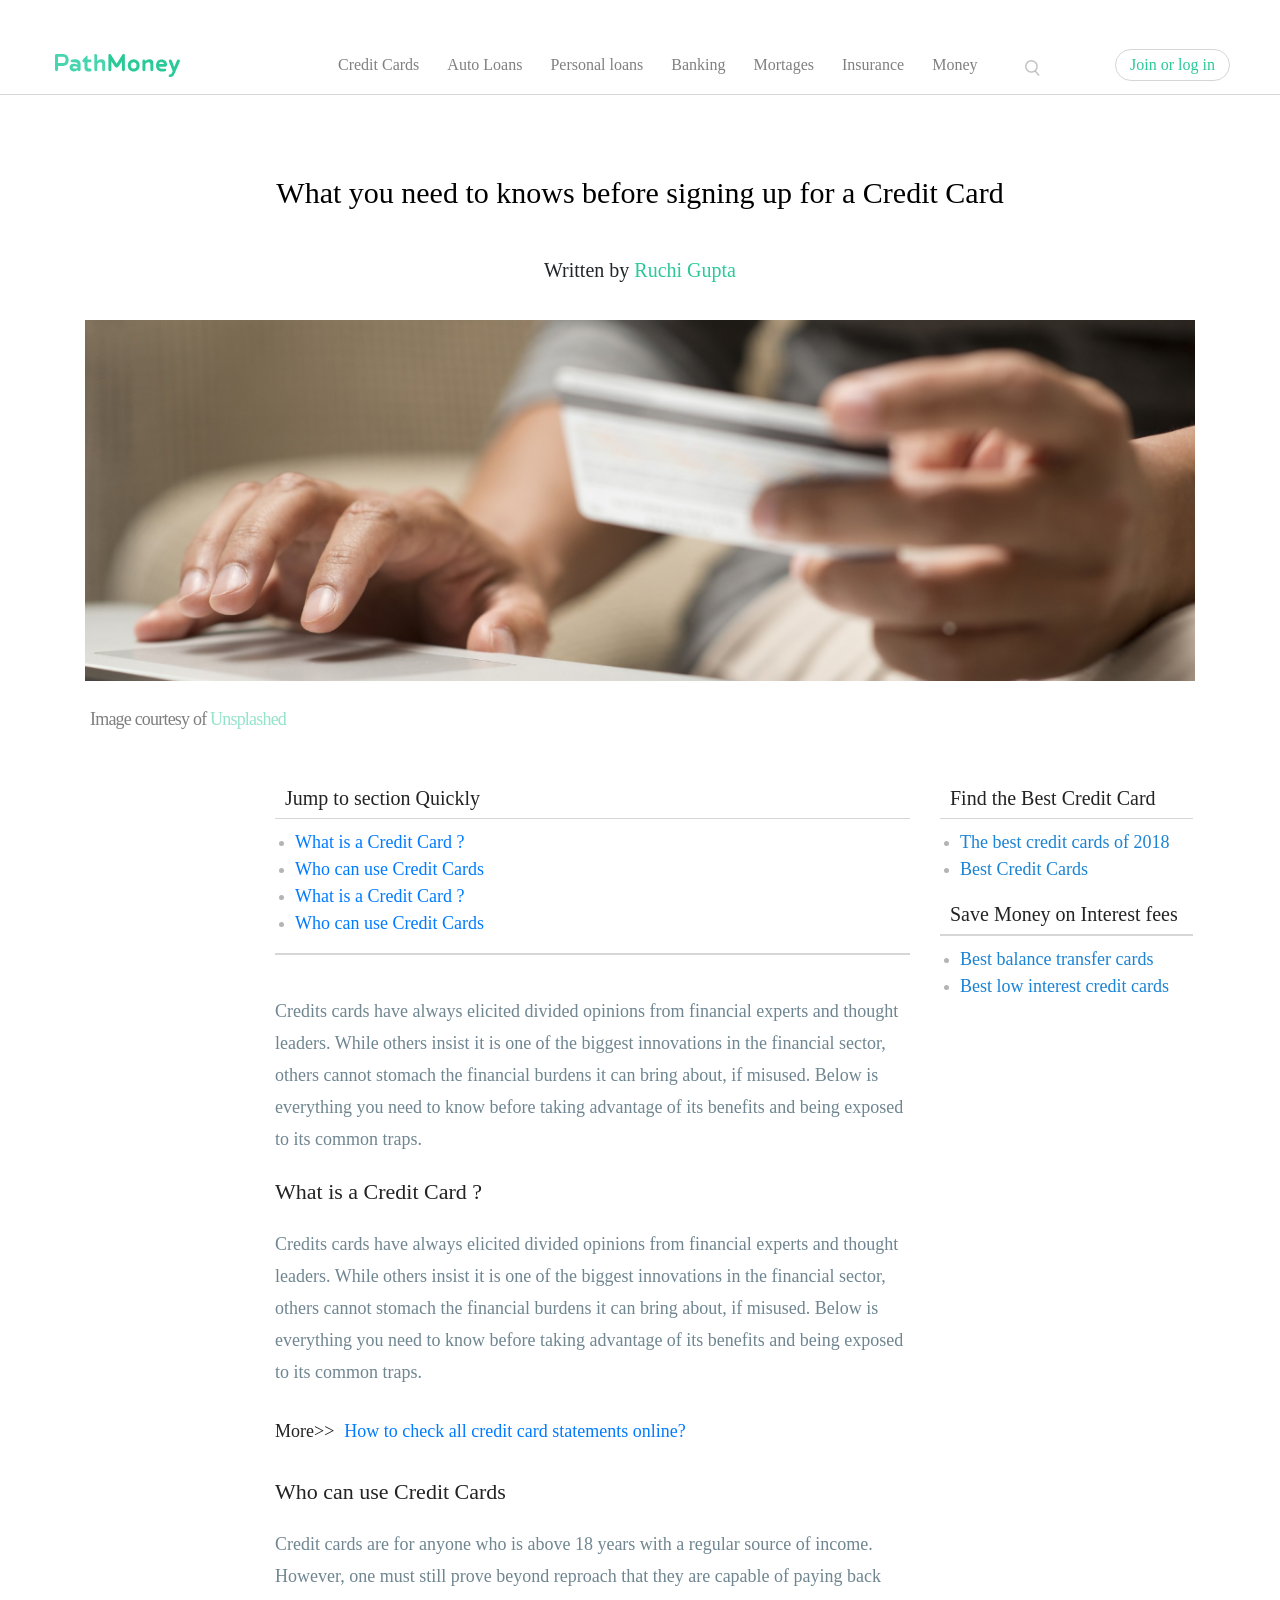
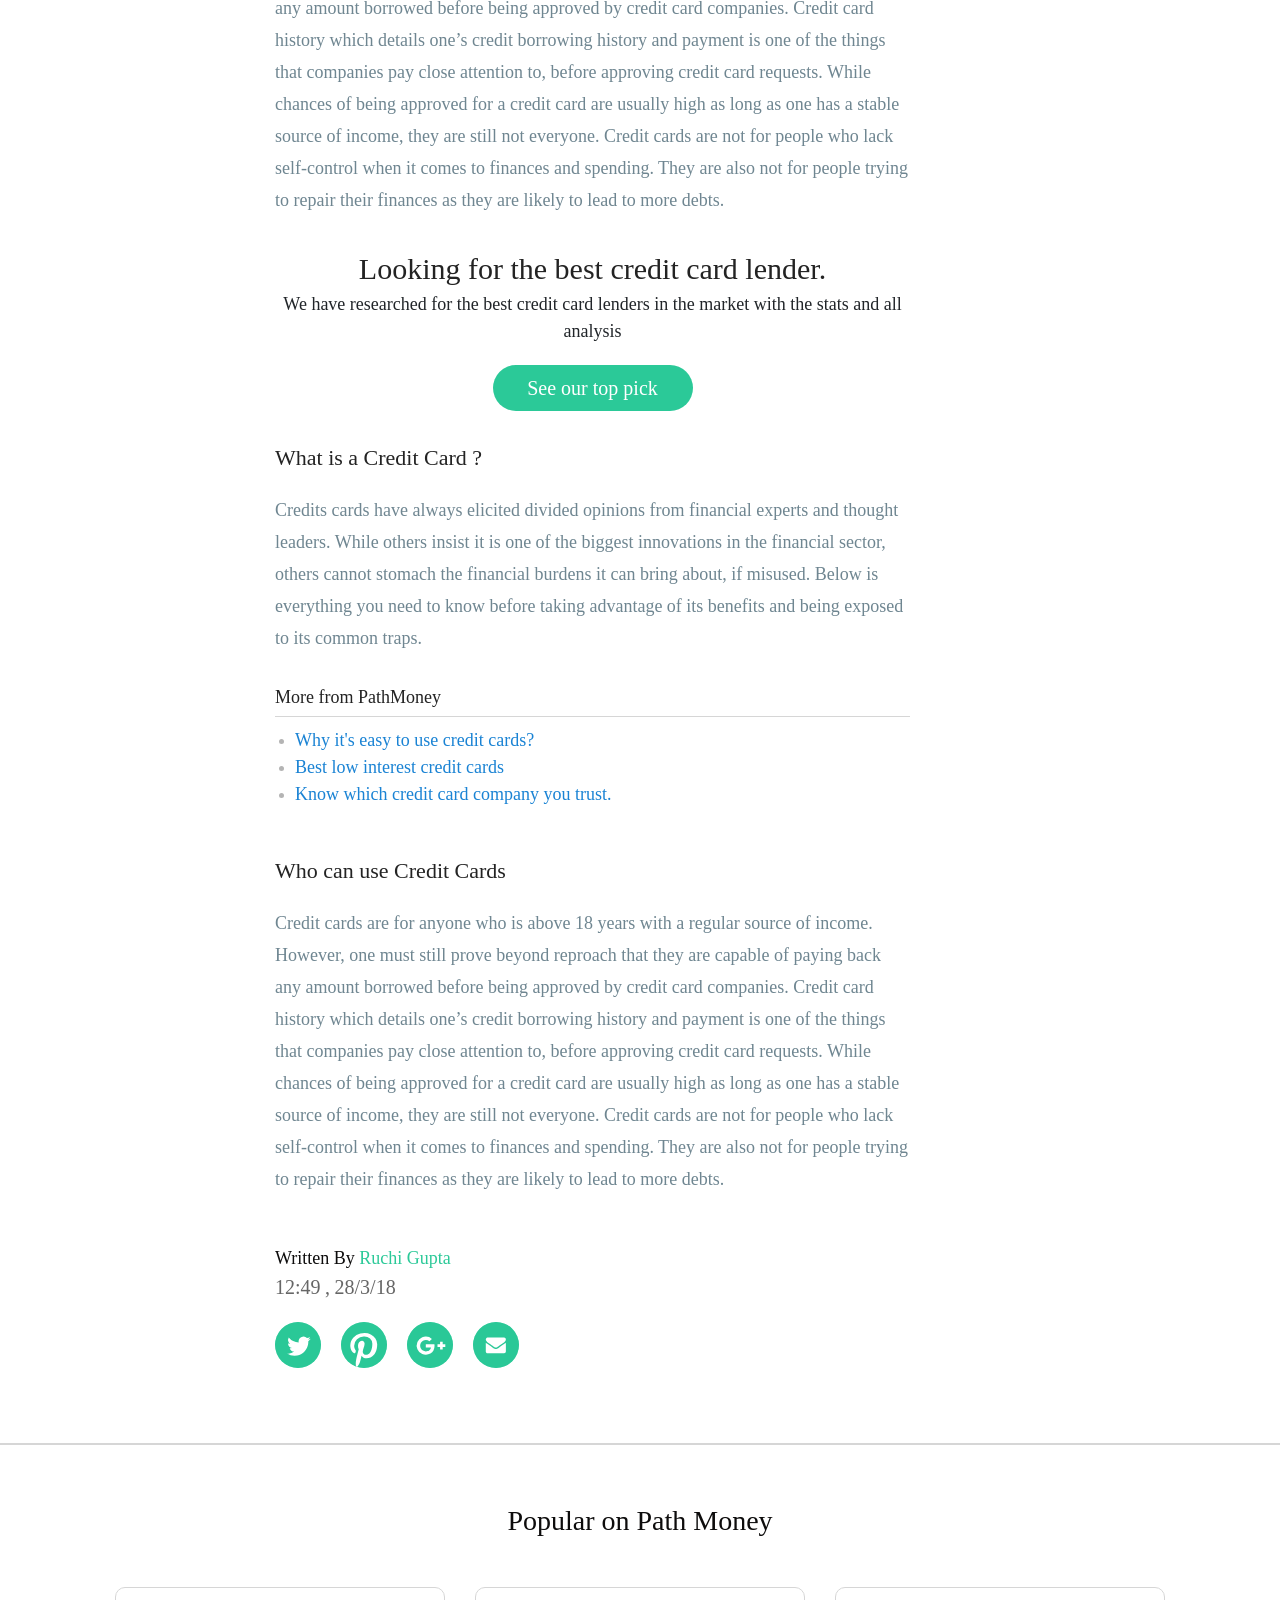
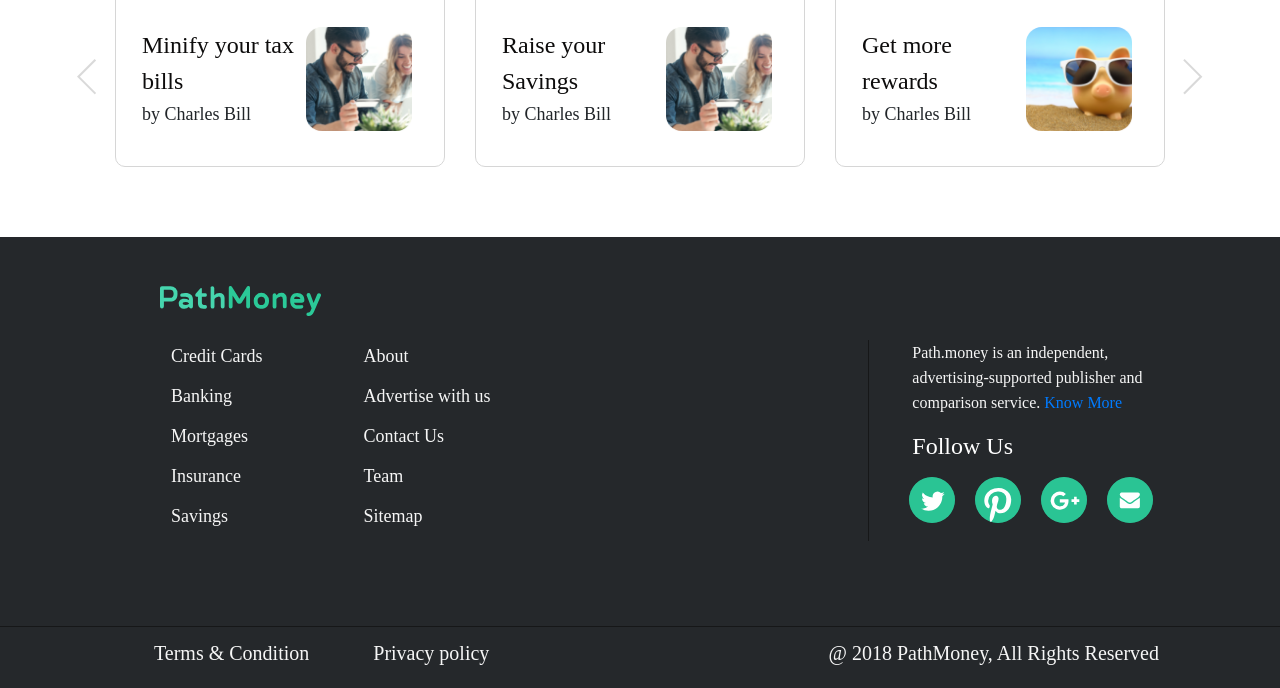
<file: blogpage.html>
<!DOCTYPE html>
<html lang="en">

<head>
    <meta charset="utf-8">
    <meta http-equiv="X-UA-Compatible" content="IE=edge">
    <meta name="viewport" content="width=device-width, initial-scale=1, shrink-to-fit=no">


    <link rel="stylesheet" href="https://maxcdn.bootstrapcdn.com/bootstrap/4.0.0/css/bootstrap.min.css" integrity="sha384-Gn5384xqQ1aoWXA+058RXPxPg6fy4IWvTNh0E263XmFcJlSAwiGgFAW/dAiS6JXm" crossorigin="anonymous">




    <link rel="stylesheet" href="css/style.css" type="text/css">

    <title>Path.Money</title>
</head>


<body>
    <a id="back2Top" title="Back to top" href="#"><img class="scroll-top-button" src="svg/angle-up.svg"></a>

    <section id="navbar">

        <nav class="navbar navbar-expand-lg navbar-light bg-light pad-none nav-height">
            <span class="logo-main">
<a href="index.html"><img src="svg/path%20money%20logo.svg"></a>
</span>
            <button class="nav-btn" onclick="openNav()">&#9776;</button>



            <div class="collapse navbar-collapse menu" id="navbarSupportedContent">
                <ul class="navbar-nav mr-auto">
                    <li class="nav-item dropdown">
                        <a class="nav-link" href="#" id="navbarDropdown" role="" data-toggle="dropdown" aria-haspopup="true" aria-expanded="false">
Credit Cards
</a>
                        <div class="dropdown-menu menu-box" style="" aria-labelledby="navbarDropdown">

                            <div class="flex-box">
                                <div class="grid-box">
                                    <div class="box-head">Popular</div>
                                    <div class="box-sub-menu">Why Credits are cool</div>
                                    <div class="box-sub-menu">How Credits are cool</div>
                                    <div class="box-sub-menu">Why Credits are Why Credits are cool</div>
                                    <div class="box-sub-menu">How Credits are cool</div>
                                </div>
                                <div class="grid-box">
                                    <div class="box-head">Popular</div>
                                    <div class="box-sub-menu">Why Credits are cool</div>
                                    <div class="box-sub-menu">How Credits are Why Credits are cool</div>
                                    <div class="box-sub-menu">Why Credits are cool</div>
                                    <div class="box-sub-menu">How Credits are cool</div>
                                </div>
                                <div class="grid-box">
                                    <div class="box-head">Popular</div>
                                    <div class="box-sub-menu">Why Credits are cool</div>
                                    <div class="box-sub-menu">How Credits are Why Credits are cool</div>
                                    <div class="box-sub-menu">Why Credits are cool</div>
                                    <div class="box-sub-menu">How Credits are cool</div>
                                </div>
                            </div>
                            <div class="more-item" id="more-item">
                                > Explore all
                            </div>

                        </div>
                    </li>
                    <li class="nav-item dropdown">
                        <a class="nav-link" href="#" id="navbarDropdown" role="button" data-toggle="dropdown" aria-haspopup="true" aria-expanded="false">
Auto Loans
</a>
                        <div class="dropdown-menu" style="left: -222px;" aria-labelledby="navbarDropdown">
                            <div class="flex-box">
                                <div class="grid-box">
                                    <div class="box-head">Popular</div>
                                    <div class="box-sub-menu">Why Credits are cool</div>
                                    <div class="box-sub-menu">How Credits are cool</div>
                                    <div class="box-sub-menu">Why Credits are Why Credits are cool</div>
                                    <div class="box-sub-menu">How Credits are cool</div>
                                </div>
                                <div class="grid-box">
                                    <div class="box-head">Popular</div>
                                    <div class="box-sub-menu">Why Credits are cool</div>
                                    <div class="box-sub-menu">How Credits are Why Credits are cool</div>
                                    <div class="box-sub-menu">Why Credits are cool</div>
                                    <div class="box-sub-menu">How Credits are cool</div>
                                </div>
                                <div class="grid-box">
                                    <div class="box-head">Popular</div>
                                    <div class="box-sub-menu">Why Credits are cool</div>
                                    <div class="box-sub-menu">How Credits are Why Credits are cool</div>
                                    <div class="box-sub-menu">Why Credits are cool</div>
                                    <div class="box-sub-menu">How Credits are cool</div>
                                </div>
                            </div>
                            <div class="more-item" id="more-item">
                                > Explore all
                            </div>

                        </div>
                    </li>
                    <li class="nav-item dropdown">
                        <a class="nav-link " href="#" id="navbarDropdown" role="button" data-toggle="dropdown" aria-haspopup="true" aria-expanded="false">
Personal loans
</a>
                        <div class="dropdown-menu" style="left: -222px;" aria-labelledby="navbarDropdown">
                            <div class="flex-box">
                                <div class="grid-box">
                                    <div class="box-head">Popular</div>
                                    <div class="box-sub-menu">Why Credits are cool</div>
                                    <div class="box-sub-menu">How Credits are cool</div>
                                    <div class="box-sub-menu">Why Credits are Why Credits are cool</div>
                                    <div class="box-sub-menu">How Credits are cool</div>
                                </div>
                                <div class="grid-box">
                                    <div class="box-head">Popular</div>
                                    <div class="box-sub-menu">Why Credits are cool</div>
                                    <div class="box-sub-menu">How Credits are Why Credits are cool</div>
                                    <div class="box-sub-menu">Why Credits are cool</div>
                                    <div class="box-sub-menu">How Credits are cool</div>
                                </div>
                                <div class="grid-box">
                                    <div class="box-head">Popular</div>
                                    <div class="box-sub-menu">Why Credits are cool</div>
                                    <div class="box-sub-menu">How Credits are Why Credits are cool</div>
                                    <div class="box-sub-menu">Why Credits are cool</div>
                                    <div class="box-sub-menu">How Credits are cool</div>
                                </div>
                            </div>
                            <div class="more-item" id="more-item">
                                > Explore all
                            </div>

                        </div>
                    </li>
                    <li class="nav-item dropdown">
                        <a class="nav-link " href="#" id="navbarDropdown" role="button" data-toggle="dropdown" aria-haspopup="true" aria-expanded="false">
Banking
</a>
                        <div class="dropdown-menu" style="left: -222px;" aria-labelledby="navbarDropdown">
                            <div class="flex-box">
                                <div class="grid-box">
                                    <div class="box-head">Popular</div>
                                    <div class="box-sub-menu">Why Credits are cool</div>
                                    <div class="box-sub-menu">How Credits are cool</div>
                                    <div class="box-sub-menu">Why Credits are Why Credits are cool</div>
                                    <div class="box-sub-menu">How Credits are cool</div>
                                </div>
                                <div class="grid-box">
                                    <div class="box-head">Popular</div>
                                    <div class="box-sub-menu">Why Credits are cool</div>
                                    <div class="box-sub-menu">How Credits are Why Credits are cool</div>
                                    <div class="box-sub-menu">Why Credits are cool</div>
                                    <div class="box-sub-menu">How Credits are cool</div>
                                </div>
                                <div class="grid-box">
                                    <div class="box-head">Popular</div>
                                    <div class="box-sub-menu">Why Credits are cool</div>
                                    <div class="box-sub-menu">How Credits are Why Credits are cool</div>
                                    <div class="box-sub-menu">Why Credits are cool</div>
                                    <div class="box-sub-menu">How Credits are cool</div>
                                </div>
                            </div>
                            <div class="more-item" id="more-item">
                                > Explore all
                            </div>

                        </div>
                    </li>
                    <li class="nav-item dropdown">
                        <a class="nav-link " href="#" id="navbarDropdown" role="button" data-toggle="dropdown" aria-haspopup="true" aria-expanded="false">
Mortages
</a>
                        <div class="dropdown-menu" style="left: -222px;" aria-labelledby="navbarDropdown">
                            <div class="flex-box">
                                <div class="grid-box">
                                    <div class="box-head">Popular</div>
                                    <div class="box-sub-menu">Why Credits are cool</div>
                                    <div class="box-sub-menu">How Credits are cool</div>
                                    <div class="box-sub-menu">Why Credits are Why Credits are cool</div>
                                    <div class="box-sub-menu">How Credits are cool</div>
                                </div>
                                <div class="grid-box">
                                    <div class="box-head">Popular</div>
                                    <div class="box-sub-menu">Why Credits are cool</div>
                                    <div class="box-sub-menu">How Credits are Why Credits are cool</div>
                                    <div class="box-sub-menu">Why Credits are cool</div>
                                    <div class="box-sub-menu">How Credits are cool</div>
                                </div>
                                <div class="grid-box">
                                    <div class="box-head">Popular</div>
                                    <div class="box-sub-menu">Why Credits are cool</div>
                                    <div class="box-sub-menu">How Credits are Why Credits are cool</div>
                                    <div class="box-sub-menu">Why Credits are cool</div>
                                    <div class="box-sub-menu">How Credits are cool</div>
                                </div>
                            </div>
                            <div class="more-item" id="more-item">
                                > Explore all
                            </div>

                        </div>
                    </li>
                    <li class="nav-item dropdown">
                        <a class="nav-link " href="#" id="navbarDropdown" role="button" data-toggle="dropdown" aria-haspopup="true" aria-expanded="false">
Insurance
</a>
                        <div class="dropdown-menu" style="left: -222px;" aria-labelledby="navbarDropdown">
                            <div class="flex-box">
                                <div class="grid-box">
                                    <div class="box-head">Popular</div>
                                    <div class="box-sub-menu">Why Credits are cool</div>
                                    <div class="box-sub-menu">How Credits are cool</div>
                                    <div class="box-sub-menu">Why Credits are Why Credits are cool</div>
                                    <div class="box-sub-menu">How Credits are cool</div>
                                </div>
                                <div class="grid-box">
                                    <div class="box-head">Popular</div>
                                    <div class="box-sub-menu">Why Credits are cool</div>
                                    <div class="box-sub-menu">How Credits are Why Credits are cool</div>
                                    <div class="box-sub-menu">Why Credits are cool</div>
                                    <div class="box-sub-menu">How Credits are cool</div>
                                </div>
                                <div class="grid-box">
                                    <div class="box-head">Popular</div>
                                    <div class="box-sub-menu">Why Credits are cool</div>
                                    <div class="box-sub-menu">How Credits are Why Credits are cool</div>
                                    <div class="box-sub-menu">Why Credits are cool</div>
                                    <div class="box-sub-menu">How Credits are cool</div>
                                </div>
                            </div>
                            <div class="more-item" id="more-item">
                                > Explore all
                            </div>

                        </div>
                    </li>
                    <li class="nav-item dropdown">
                        <a class="nav-link " href="#" id="navbarDropdown" role="button" data-toggle="dropdown" aria-haspopup="true" aria-expanded="false">
Money 
</a>
                        <div class="dropdown-menu" style="left: -222px;" aria-labelledby="navbarDropdown">
                            <div class="flex-box">
                                <div class="grid-box">
                                    <div class="box-head">Popular</div>
                                    <div class="box-sub-menu">Why Credits are cool</div>
                                    <div class="box-sub-menu">How Credits are cool</div>
                                    <div class="box-sub-menu">Why Credits are Why Credits are cool</div>
                                    <div class="box-sub-menu">How Credits are cool</div>
                                </div>
                                <div class="grid-box">
                                    <div class="box-head">Popular</div>
                                    <div class="box-sub-menu">Why Credits are cool</div>
                                    <div class="box-sub-menu">How Credits are Why Credits are cool</div>
                                    <div class="box-sub-menu">Why Credits are cool</div>
                                    <div class="box-sub-menu">How Credits are cool</div>
                                </div>
                                <div class="grid-box">
                                    <div class="box-head">Popular</div>
                                    <div class="box-sub-menu">Why Credits are cool</div>
                                    <div class="box-sub-menu">How Credits are Why Credits are cool</div>
                                    <div class="box-sub-menu">Why Credits are cool</div>
                                    <div class="box-sub-menu">How Credits are cool</div>
                                </div>
                            </div>
                            <div class="more-item" id="more-item">
                                > Explore all
                            </div>

                        </div>
                    </li>
                </ul>




                <!-- Search area-->
                <form class="form-inline my-2 my-lg-0">
                    <span class="search-icon">
<img src="images/search.png">
</span>
                    <button class="round-search" type="button">Join or log in
</button>
                </form>
            </div>
        </nav>
        <!--Data For Mobile Version-->


        <div id="myNav" class="overlay">
            <div class="logo-mob">
                <span class="logo-main-mob"><img src="svg/path%20money%20logo.svg"</span>
            </div>
            <a href="javascript:void(0)" class="closebtn" onclick="closeNav()">&times;</a>
            <div class="overlay-content">
                <a href="#">About</a>
                <a href="#">Services</a>
                <a href="#">Clients</a>
                <a href="#">Contact</a>
            </div>
        </div>



        <!--Mobile DATA ENDS-->
    </section>


    <section id="Blog">
        <div class="container">
            <div class="row">
                <div id="blog-head" class="blog-head col-sm-12 center">
                    What you need to knows before signing up for a Credit Card
                </div>
                <div class="blog-author col-sm-12 center">
                    Written by <span id="author" class="author">Ruchi Gupta</span>
                </div>
            </div>
            <div class="row">
                <div id="blog-img" class="blog-img col-sm-12 center">
                    <img width="100%" src="images/blogpic.png">
                </div>
                <div class="img-bottom">
                    Image courtesy of <span id="img-src" class="img-src">Unsplashed</span>
                </div>
            </div>

            <div class="row">
                <div class="col-sm-2"></div>
                <div class="col-sm-7">
                    <div class="grid-box">

                        <div id="section-jumper" class="section-jumper">
                            <div class="ad-head" id="ad-head">Jump to section Quickly</div>
                            <div class="line"></div>
                            <div class="ad-text">
                                <ul id="section-jump-list" class="ad-list">
                                    <li><span class="ad-list-text"><a href="#paragraph-head1">What is a Credit Card ?</a></span></li>
                                    <li>
                                        <spna class="ad-list-text"><a href="#paragraph-head2">Who can use Credit Cards</a></spna>
                                    </li>
                                    <li>
                                        <spna class="ad-list-text"><a href="#paragraph-head3">What is a Credit Card ?</a></spna>
                                    </li>
                                    <li>
                                        <spna class="ad-list-text"><a href="#paragraph-head4">Who can use Credit Cards</a></spna>
                                    </li>
                                </ul>
                            </div>
                            <div class="line"></div>
                        </div>




                        <div id="paragraph-text" class="paragraph-head"></div>
                        <div id="paragrraph-text" class="paragraph-text">
                            Credits cards have always elicited divided opinions from financial experts and thought leaders. While others insist it is one of the biggest innovations in the financial sector, others cannot stomach the financial burdens it can bring about, if misused. Below is everything you need to know before taking advantage of its benefits and being exposed to its common traps.
                        </div>


                        <div id="paragraph-head1" class="paragraph-head">What is a Credit Card ?</div>
                        <div id="paragrraph-text" class="paragraph-text">
                            Credits cards have always elicited divided opinions from financial experts and thought leaders. While others insist it is one of the biggest innovations in the financial sector, others cannot stomach the financial burdens it can bring about, if misused. Below is everything you need to know before taking advantage of its benefits and being exposed to its common traps.

                        </div>

                        <!--Banner ad multiple-->
                        <div id="more-banner" class="more-banner flex-box">
                            <div class="more-text">
                                More>>
                            </div>
                            <div class="more-link">
                                <a href="#">How to check all credit card statements online?</a>
                            </div>
                        </div>

                        <!--    banner ad multiple end-->





                        <div id="paragraph-head2" class="paragraph-head">Who can use Credit Cards</div>
                        <div id="paragrraph-text" class="paragraph-text">
                            Credit cards are for anyone who is above 18 years with a regular source of income. However, one must still prove beyond reproach that they are capable of paying back any amount borrowed before being approved by credit card companies. Credit card history which details one’s credit borrowing history and payment is one of the things that companies pay close attention to, before approving credit card requests. While chances of being approved for a credit card are usually high as long as one has a stable source of income, they are still not everyone. Credit cards are not for people who lack self-control when it comes to finances and spending. They are also not for people trying to repair their finances as they are likely to lead to more debts.
                        </div>


                        <!--Native AD-->
                        <div id="native-ad" class="native-ad center">
                            <div id="native-head" class="native-head">
                                Looking for the best credit card lender.
                            </div>
                            <div id="native-text" class="native-text">
                                We have researched for the best credit card lenders in the market with the stats and all analysis
                            </div>
                            <button id="native-btn" class="native-btn">
<a id="native-btn-link" href="#">See our top pick</a>
</button>
                        </div>
                        <!--Native ad end-->


                        <div id="paragraph-head3" class="paragraph-head">What is a Credit Card ?</div>
                        <div id="paragrraph-text" class="paragraph-text">
                            Credits cards have always elicited divided opinions from financial experts and thought leaders. While others insist it is one of the biggest innovations in the financial sector, others cannot stomach the financial burdens it can bring about, if misused. Below is everything you need to know before taking advantage of its benefits and being exposed to its common traps.
                        </div>


                        <!--Banner AD MORE-->
                        <div id="more-banner-multiple" class="more-banner grid-box">
                            <div class="more-text">
                                More from PathMoney
                            </div>
                            <div class="line"></div>
                            <div class="ad-text">
                                <ul id="ad-list-more-multiple" class="ad-list">
                                    <li><a href="#" class="ad-list-text">Why it's easy to use credit cards?</a></li>
                                    <li>
                                        <a href="#" class="ad-list-text">Best low interest credit cards</a>
                                    </li>
                                    <li>
                                        <a href="#" class="ad-list-text">Know which credit card company you trust. </a>
                                    </li>
                                </ul>
                            </div>


                        </div>
                        <!-- More end-->

                        <div id="paragraph-head4" class="paragraph-head">Who can use Credit Cards</div>
                        <div id="paragrraph-text" class="paragraph-text">
                            Credit cards are for anyone who is above 18 years with a regular source of income. However, one must still prove beyond reproach that they are capable of paying back any amount borrowed before being approved by credit card companies. Credit card history which details one’s credit borrowing history and payment is one of the things that companies pay close attention to, before approving credit card requests. While chances of being approved for a credit card are usually high as long as one has a stable source of income, they are still not everyone. Credit cards are not for people who lack self-control when it comes to finances and spending. They are also not for people trying to repair their finances as they are likely to lead to more debts.
                        </div>



                        <div id="footer-author" class="footer-author">
                            Written By <span id="author" class="author-footer">Ruchi Gupta</span><br>
                            <span id="time" class="date">12:49</span>
                            <span class="date">,</span>
                            <span id="date" class="date">28/3/18</span>
                        </div>


                        <div class="social-footer flex-box">
                            <div class="social-box">
                                <a id="social-link-twitter" href="#"><img src="svg/Twitter.svg"></a>
                            </div>
                            <div class="social-box">
                                <a id="social-link-pinerest" href="#"><img src="svg/pinterst.svg"</a>
                            </div>
                            <div class="social-box">
                                <a id="social-link-googleplus" href="#"><img src="svg/G+.svg"></a>
                            </div>
                            <div class="social-box">
                                <a id="social-link-email" href="#"><img src="svg/Mail.svg"></a>
                            </div>
                        </div>

                    </div>
                </div>



                <!-- Right Side ads-->


                <div class="col-sm-3 grid-box">
                    <div id="side-content" class="side-content">
                        <div id="right-ad" class="right-ad">
                            <div class="ad-head" id="ad-head">Find the Best Credit Card</a>
                            </div>
                            <div class="line"></div>
                            <div class="ad-text">
                                <ul id="ad-list" class="ad-list">
                                    <li><a href="#" class="ad-list-text">The best credit cards of 2018</a></li>
                                    <li>
                                        <a href="#" class="ad-list-text">Best Credit Cards</a>
                                    </li>
                                </ul>
                            </div>

                        </div>
                        <div id="right-ad" class="right-ad">
                            <div class="ad-head" id="ad-head">Save Money on Interest fees</div>
                            <div class="line"></div>
                            <div class="ad-text">
                                <ul id="ad-list" class="ad-list">
                                    <li><a href="#" class="ad-list-text">Best balance transfer cards</a></li>
                                    <li>
                                        <a href="#" class="ad-list-text">Best low interest credit cards</a>
                                    </li>
                                </ul>
                            </div>

                        </div>
                    </div>

                </div>





            </div>




        </div>
    </section>


    <div class="line"></div>




    <!-- Secondary Footer-->
    <section id="secondary-footer">
        <div class="container">
            <div id="popular-area" class="popular-area center">
                <div class="popular-header">Popular on Path Money</div>
                <div class="center slider-design">

                    <div class="container-fluid">
                        <div id="carouselExample" class="carousel slide" data-ride="carousel" data-interval="9000">
                            <div class="carousel-inner row w-100 mx-auto" role="listbox">
                                <div class="carousel-item popular-ad-box-pad col-md-4 active">
                                    <div class="popular-ad-box">
                                        <div class="flex-box">
                                            <div class="grid-box">
                                                <div class="popular-ad-box-head">
                                                    <span id="popular-ad-head"><a href="#">Minify your tax bills</a></span>
                                                </div>
                                                <div class="popular-ad-box-text" id="popular-ad-author">
                                                    by Charles Bill
                                                </div>
                                            </div>
                                            <div class="">
                                                <img class="img-popular" src="images/slider1.png">
                                            </div>
                                        </div>
                                    </div>
                                </div>
                                <div class="carousel-item popular-ad-box-pad col-md-4">
                                    <div class="popular-ad-box">
                                        <div class="flex-box">
                                            <div class="grid-box">
                                                <div class="popular-ad-box-head">
                                                    <span id="popular-ad-head"><a href="#">Raise your Savings  </a></span>
                                                </div>
                                                <div class="popular-ad-box-text" id="poplar-ad-author">
                                                    by Charles Bill
                                                </div>
                                            </div>
                                            <div class="">
                                                <img class="img-popular" src="images/slider2.png">
                                            </div>
                                        </div>
                                    </div>
                                </div>
                                <div class="carousel-item popular-ad-box-pad col-md-4">
                                    <div class="popular-ad-box">
                                        <div class="flex-box">
                                            <div class="grid-box">
                                                <div class="popular-ad-box-head">
                                                    <span id="popular-ad-head"><a href="#">Get more rewards</a></span>
                                                </div>
                                                <div class="popular-ad-box-text" id="popular-ad-author">
                                                    by Charles Bill
                                                </div>
                                            </div>
                                            <div class="">
                                                <img class="img-popular" src="images/slider3.png">
                                            </div>
                                        </div>
                                    </div>
                                </div>
                                <div class="carousel-item popular-ad-box-pad col-md-4">
                                    <div class="popular-ad-box">
                                        <div class="flex-box">
                                            <div class="grid-box">
                                                <div class="popular-ad-box-head">
                                                    Raise your Savings
                                                </div>
                                                <div class="popular-ad-box-text">
                                                    by Charles Bill
                                                </div>
                                            </div>
                                            <div class="">
                                                <img class="img-popular" src="images/slider1.png">
                                            </div>
                                        </div>
                                    </div>
                                </div>
                                <div class="carousel-item popular-ad-box-pad col-md-4">
                                    <div class="popular-ad-box">
                                        <div class="flex-box">
                                            <div class="grid-box">
                                                <div class="popular-ad-box-head">
                                                    Raise your Savings
                                                </div>
                                                <div class="popular-ad-box-text">
                                                    by Charles Bill
                                                </div>
                                            </div>
                                            <div class="">
                                                <img class="img-popular" src="images/slider1.png">
                                            </div>
                                        </div>
                                    </div>
                                </div>
                                <div class="carousel-item popular-ad-box-pad col-md-4">
                                    <div class="popular-ad-box">
                                        <div class="flex-box">
                                            <div class="grid-box">
                                                <div class="popular-ad-box-head">
                                                    Raise your Savings
                                                </div>
                                                <div class="popular-ad-box-text">
                                                    by Charles Bill
                                                </div>
                                            </div>
                                            <div class="">
                                                <img class="img-popular" src="images/slider1.png">
                                            </div>
                                        </div>
                                    </div>
                                </div>
                                <div class="carousel-item popular-ad-box-pad col-md-4">
                                    <div class="popular-ad-box">
                                        <div class="flex-box">
                                            <div class="grid-box">
                                                <div class="popular-ad-box-head">
                                                    Raise your Savings
                                                </div>
                                                <div class="popular-ad-box-text">
                                                    by Charles Bill
                                                </div>
                                            </div>
                                            <div class="">
                                                <img class="img-popular" src="images/slider1.png">
                                            </div>
                                        </div>
                                    </div>
                                </div>
                                <div class="carousel-item popular-ad-box-pad col-md-4">
                                    <div class="popular-ad-box">
                                        <div class="flex-box">
                                            <div class="grid-box">
                                                <div class="popular-ad-box-head">
                                                    Raise your Savings
                                                </div>
                                                <div class="popular-ad-box-text">
                                                    by Charles Bill
                                                </div>
                                            </div>
                                            <div class="">
                                                <img class="img-popular" src="images/slider1.png">
                                            </div>
                                        </div>
                                    </div>
                                </div>
                            </div>
                            <a class="carousel-control-prev" href="#carouselExample" role="button" data-slide="prev">
<img src="images/prev.png">
</a>
                            <a class="carousel-control-next text-faded" href="#carouselExample" role="button" data-slide="next">
<img src="images/next.png">
</a>
                        </div>
                    </div>


                </div>
            </div>
        </div>
    </section>





    <!--footer main-->
    <div class="footer-box">
        <div class="row">
            <div class="col"><img class="main-logo-footer" src="svg/path%20money%20logo.svg"></div>
            <!--<div class="col"><span class="go-to-text">
            <a href="#navbar"><img class="go-to-arrow" src="svg/algle-up-colored.svg">Go to Top</a>
        </span>
            </div>-->



        </div>

        <div class="row">
            <div class="col-sm-8">
                <div class="flex-box sitemap-left-margin">
                    <div class="grid-box sitemap-text-left-box">
                        <div class="sitemap-text-left">
                            <a href="#">Credit Cards</a>
                        </div>
                        <div class="sitemap-text-left">
                            <a href="#">Banking</a>
                        </div>
                        <div class="sitemap-text-left">
                            <a href="#">Mortgages</a>
                        </div>
                        <div class="sitemap-text-left">
                            <a href="#">Insurance</a>
                        </div>
                        <div class="sitemap-text-left">
                            <a href="#">Savings</a>
                        </div>
                    </div>
                    <div class="grid-box sitemap-text-left-box">
                        <div class="sitemap-text-left">
                            <a href="#">About</a>
                        </div>
                        <div class="sitemap-text-left">
                            <a href="#">Advertise with us</a>
                        </div>
                        <div class="sitemap-text-left">
                            <a href="#">Contact Us</a>
                        </div>
                        <div class="sitemap-text-left">
                            <a href="#">Team</a>
                        </div>
                        <div class="sitemap-text-left">
                            <a href="#">Sitemap</a>
                        </div>
                    </div>

                </div>
            </div>

            <div class="col-sm-4">
                <div class="grid-box sitemap-right-box">
                    <div class="sitemap-text-right">
                        Path.money is an independent, advertising-supported publisher and comparison service. <a href="#">Know More</a>
                    </div>
                    <div class="sitemap-right-text-head">
                        Follow Us
                    </div>
                    <div class="flex-box sitemap-social-box">
                            <div class="social-box">
                                <a id="social-link-twitter" href="#"><img src="svg/Twitter.svg"></a>
                            </div>
                            <div class="social-box">
                                <a id="social-link-pinerest" href="#"><img src="svg/pinterst.svg" <="" a="">
                            </a></div>
                            <div class="social-box"><a id="social-link-pinerest" href="#">
                                </a><a id="social-link-googleplus" href="#"><img src="svg/G+.svg"></a>
                            </div>
                            <div class="social-box">
                                <a id="social-link-email" href="#"><img src="svg/Mail.svg"></a>
                            </div>
                        </div>
                </div>

            </div>
        </div>
        
        <div class="row footer-bottom">
            <div class="col-sm-5">
                <div class="footer-bottom-left">
                    <span class="term"><a href="#">
                    <span class="full-term">
                        Terms &amp; Condition
                    </span>
                    <span class="half-term">
                        T&amp;C
                    </span>
                </a></span>
                <span class="term">
                    <a href="#">Privacy policy</a>
                </span>
                </div>
            
        </div>
        <div class="col-sm-7">
           <div class="copyr"><a href="#">@ 2018 PathMoney, All Rights Reserved</a> </div>
        </div>
            
            
        </div>
        

    </div>










    <script src="https://ajax.googleapis.com/ajax/libs/jquery/3.3.1/jquery.min.js"></script>
    <script src="https://cdnjs.cloudflare.com/ajax/libs/popper.js/1.12.9/umd/popper.min.js" integrity="sha384-ApNbgh9B+Y1QKtv3Rn7W3mgPxhU9K/ScQsAP7hUibX39j7fakFPskvXusvfa0b4Q" crossorigin="anonymous"></script>
    <script src="https://maxcdn.bootstrapcdn.com/bootstrap/4.0.0/js/bootstrap.min.js" integrity="sha384-JZR6Spejh4U02d8jOt6vLEHfe/JQGiRRSQQxSfFWpi1MquVdAyjUar5+76PVCmYl" crossorigin="anonymous"></script>
    <script src="js/index.js"></script>
</body>

</html>
</file>
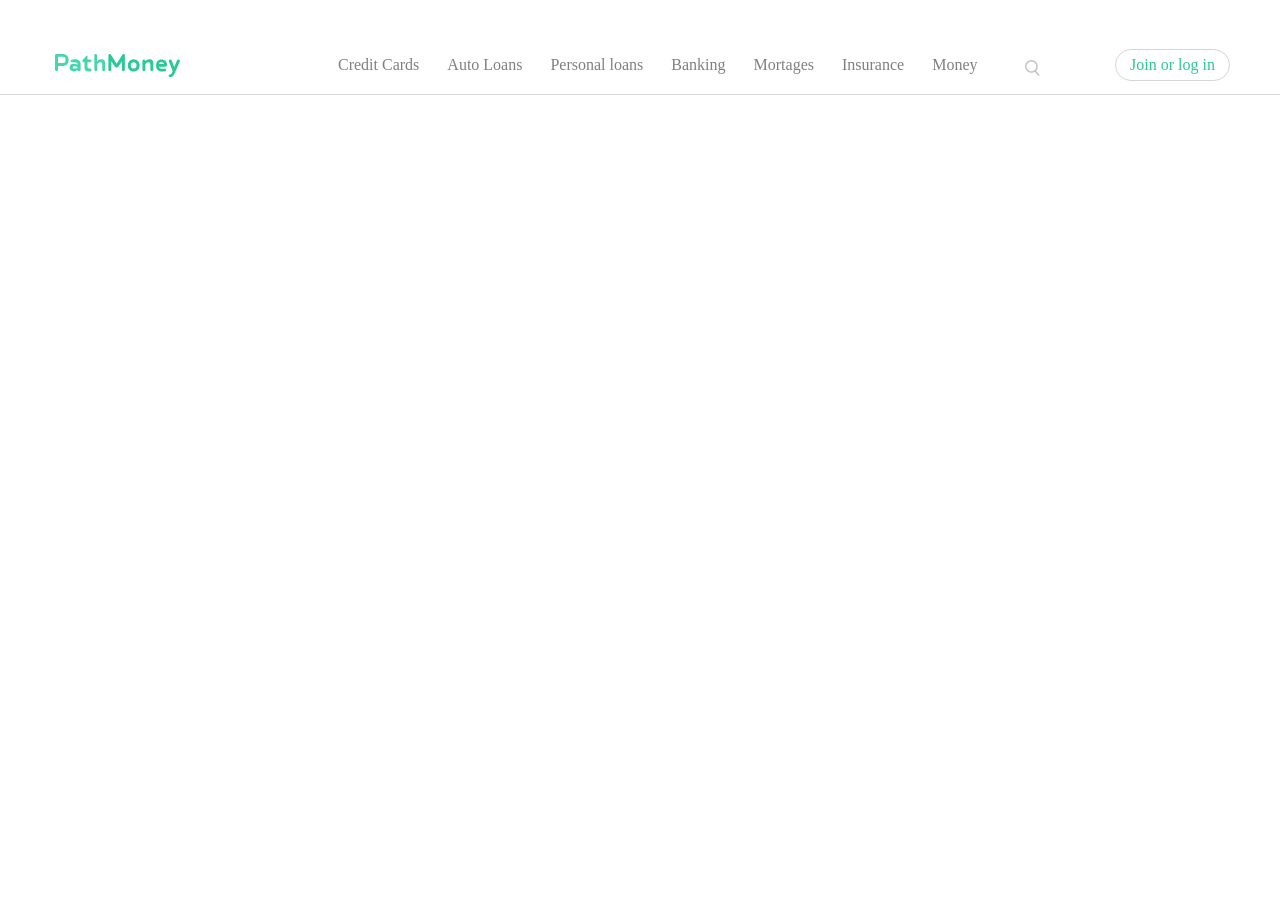
<file: frontpage.html>
<!DOCTYPE html>
<html lang="en">

<head>
    <meta charset="utf-8">
    <meta http-equiv="X-UA-Compatible" content="IE=edge">
    <meta name="viewport" content="width=device-width, initial-scale=1, shrink-to-fit=no">


    <link rel="stylesheet" href="https://maxcdn.bootstrapcdn.com/bootstrap/4.0.0/css/bootstrap.min.css" integrity="sha384-Gn5384xqQ1aoWXA+058RXPxPg6fy4IWvTNh0E263XmFcJlSAwiGgFAW/dAiS6JXm" crossorigin="anonymous">




    <link rel="stylesheet" href="css/style.css" type="text/css">

    <title>Path.Money</title>
</head>


<body>
<a id="back2Top" title="Back to top" href="#"><img class="scroll-top-button" src="svg/angle-up.svg"></a>

      <section id="navbar">
       
        <nav class="navbar navbar-expand-lg navbar-light bg-light pad-none nav-height">
            <span class="logo-main">
<img src="svg/path%20money%20logo.svg">
</span>
            <button class="nav-btn" onclick="openNav()">&#9776;</button>



            <div class="collapse navbar-collapse menu" id="navbarSupportedContent">
                <ul w3-include-html="navlist.html" class="navbar-nav mr-auto">
                    
                </ul>




                <!-- Search area-->
                <form class="form-inline my-2 my-lg-0">
                    <span class="search-icon">
<img src="images/search.png">
</span>
                    <button class="round-search" type="button">Join or log in
</button>
                </form>
            </div>
        </nav>
        <!--Data For Mobile Version-->


        <div id="myNav" class="overlay">
            <div class="logo-mob">
                <span class="logo-main-mob"><img src="svg/path%20money%20logo.svg"</span>
            </div>
            <a href="javascript:void(0)" class="closebtn" onclick="closeNav()">&times;</a>
            <div class="overlay-content">
                <a href="#">About</a>
                <a href="#">Services</a>
                <a href="#">Clients</a>
                <a href="#">Contact</a>
            </div>
        </div>



        <!--Mobile DATA ENDS-->
    </section>






















    <script src="https://ajax.googleapis.com/ajax/libs/jquery/3.3.1/jquery.min.js"></script>
    <script src="https://cdnjs.cloudflare.com/ajax/libs/popper.js/1.12.9/umd/popper.min.js" integrity="sha384-ApNbgh9B+Y1QKtv3Rn7W3mgPxhU9K/ScQsAP7hUibX39j7fakFPskvXusvfa0b4Q" crossorigin="anonymous"></script>
    <script src="https://maxcdn.bootstrapcdn.com/bootstrap/4.0.0/js/bootstrap.min.js" integrity="sha384-JZR6Spejh4U02d8jOt6vLEHfe/JQGiRRSQQxSfFWpi1MquVdAyjUar5+76PVCmYl" crossorigin="anonymous"></script>
    <script src="js/index.js"></script>
    

    
</body>

</html>
</file>
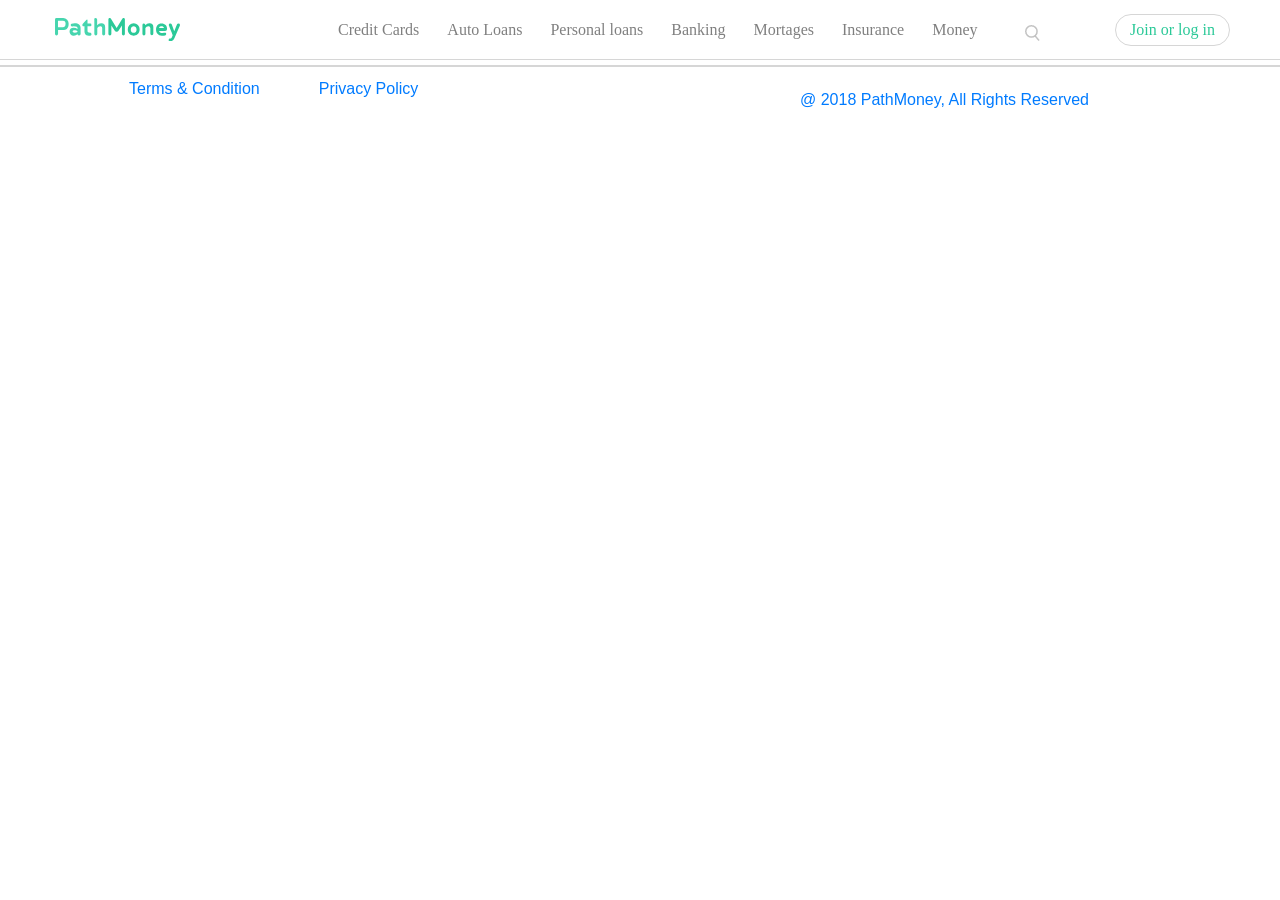
<file: nav slider.html>
<!DOCTYPE html>
<html lang="en">

<head>
    <meta charset="utf-8">
    <meta http-equiv="X-UA-Compatible" content="IE=edge">
    <meta name="viewport" content="width=device-width, initial-scale=1, shrink-to-fit=no">


    <link rel="stylesheet" href="https://maxcdn.bootstrapcdn.com/bootstrap/4.0.0/css/bootstrap.min.css" integrity="sha384-Gn5384xqQ1aoWXA+058RXPxPg6fy4IWvTNh0E263XmFcJlSAwiGgFAW/dAiS6JXm" crossorigin="anonymous">




    <link rel="stylesheet" href="css/style.css" type="text/css">

    <title>Path.Money</title>
</head>

<body>

    <section id="navbar">
        <nav class="navbar navbar-expand-lg navbar-light bg-light pad-none nav-height">
            <span class="logo-main">
     <svg xmlns="http://www.w3.org/2000/svg" viewBox="1490.54 18.984 125.154 23.272"><defs><style>.a{fill:#46d5ae;}.b{fill:#2bc998;}</style></defs><g transform="translate(1451.258 7.1)"><path class="a" d="M47.758,28.178a1.478,1.478,0,0,1-1.479,1.479A1.531,1.531,0,0,1,44.8,28.178v-14.4A1.478,1.478,0,0,1,46.279,12.3h6.616a5.463,5.463,0,0,1,5.526,5.837c0,4.9-2.958,6.149-5.448,6.149H47.835v3.892Zm0-13.076v6.3h5.059c1.167,0,2.568-.545,2.568-3.347,0-2.335-1.323-2.958-2.568-2.958H47.758Z" transform="translate(-5.518 -0.339)"/><path class="a" d="M74.552,29.685a1.478,1.478,0,0,1-1.479,1.479,1.68,1.68,0,0,1-1.634-1.245A5.039,5.039,0,0,1,67.625,31.4h-.156A3.918,3.918,0,0,1,63.5,27.35c0-2.024,1.323-3.736,4.047-3.736a7.712,7.712,0,0,1,3.969,1.012v-.467c0-1.245-.7-2.179-3.814-2.179a10.635,10.635,0,0,0-1.479.156h-.234a1.267,1.267,0,0,1-1.323-1.323,1.3,1.3,0,0,1,.856-1.323,11.276,11.276,0,0,1,3.269-.389c3.658,0,5.76,1.712,5.76,4.981Zm-3.113-2.568A3.345,3.345,0,0,0,68.793,26.1c-1.868,0-2.179.623-2.179,1.245s.545,1.09,2.179,1.09c2.179,0,2.646-.856,2.646-.856Z" transform="translate(-9.664 -1.846)"/><path class="a" d="M82.1,20.871H81.09c-.778,0-1.09-.623-1.09-1.323a2.019,2.019,0,0,1,.467-1.09l3.425-3.892a1.121,1.121,0,0,1,.778-.467c.311,0,.467.233.467.545v3.58h2.8a1.177,1.177,0,0,1,1.09,1.323,1.177,1.177,0,0,1-1.09,1.323h-2.8V25.23c0,1.946.856,2.1,2.491,2.1h.234c.778,0,1.245.623,1.245,1.479,0,.778-.389,1.479-1.245,1.479H86.382c-3.736,0-4.281-2.335-4.281-4.826Z" transform="translate(-13.321 -0.738)"/><path class="a" d="M95.2,13.779A1.478,1.478,0,0,1,96.679,12.3a1.531,1.531,0,0,1,1.479,1.479v5.682a5.153,5.153,0,0,1,4.2-1.868,3.739,3.739,0,0,1,3.814,3.658v6.927a1.479,1.479,0,0,1-2.958,0V22.34a1.819,1.819,0,0,0-2.024-1.868,3.49,3.49,0,0,0-2.88,1.868v5.915a1.478,1.478,0,0,1-1.479,1.479,1.531,1.531,0,0,1-1.479-1.479V13.779Z" transform="translate(-16.691 -0.339)"/><path class="b" d="M119.882,24.964l-3.425-5.37v8.562a1.479,1.479,0,1,1-2.958,0V13.523a1.336,1.336,0,0,1,2.413-.778l5.837,9.418,5.837-9.418a1.336,1.336,0,0,1,2.413.778V28.156a1.478,1.478,0,0,1-1.479,1.479,1.531,1.531,0,0,1-1.479-1.479V19.594l-3.425,5.37a2.172,2.172,0,0,1-1.79.934A2.016,2.016,0,0,1,119.882,24.964Z" transform="translate(-20.748 -0.316)"/><path class="b" d="M144.237,31.375c-2.1,0-5.837-1.245-5.837-6.3a5.955,5.955,0,1,1,11.908,0c0,5.059-3.736,6.3-5.76,6.3Zm2.958-6.227c0-2.491-1.557-3.191-2.88-3.191-1.245,0-2.88.7-2.88,3.191,0,2.88,1.712,3.347,2.88,3.347S147.2,28.029,147.2,25.149Z" transform="translate(-26.267 -1.824)"/><path class="b" d="M165.161,23.826a1.819,1.819,0,0,0-2.024-1.868,3.49,3.49,0,0,0-2.88,1.868v5.915a1.478,1.478,0,0,1-1.479,1.479,1.531,1.531,0,0,1-1.479-1.479V20.712a1.478,1.478,0,0,1,1.479-1.479,1.656,1.656,0,0,1,1.479,1.479v.156A4.869,4.869,0,0,1,164.383,19a3.739,3.739,0,0,1,3.814,3.658v6.927a1.479,1.479,0,1,1-2.958,0v-5.76Z" transform="translate(-30.457 -1.824)"/><path class="b" d="M185,29.863a1.425,1.425,0,0,1-1.012,1.323,19.822,19.822,0,0,1-3.425.311c-3.736,0-5.76-2.724-5.76-6.149s1.712-6.149,5.448-6.149,5.6,2.335,5.6,5.448a2.01,2.01,0,0,1-2.024,2.024h-5.993c.389,1.323,1.012,2.1,3.814,2.1.389,0,1.245-.078,2.1-.156C184.451,28.462,185,29.085,185,29.863Zm-2.257-5.993c-.233-1.323-1.09-1.868-2.568-1.868a2.028,2.028,0,0,0-2.335,1.868Z" transform="translate(-34.336 -1.868)"/><path class="b" d="M199.328,20.367a1.693,1.693,0,0,1,1.557-1.09,1.5,1.5,0,0,1,1.479,1.557,1.466,1.466,0,0,1-.156.623l-5.215,12.064c-1.167,2.724-2.568,3.5-3.969,3.5h-.7A1.312,1.312,0,0,1,191,35.7a1.422,1.422,0,0,1,1.323-1.323h.311c.389,0,1.012-.078,1.634-1.323l.778-1.946c-1.09-3.035-2.568-6.616-3.736-9.729a1.466,1.466,0,0,1-.156-.623,1.5,1.5,0,0,1,1.479-1.557,1.693,1.693,0,0,1,1.557,1.09l2.413,6.616Z" transform="translate(-37.928 -1.868)"/></g></svg>
  </span>
            <button class="nav-btn" onclick="openNav()">&#9776;</button>



            <div class="collapse navbar-collapse menu" id="navbarSupportedContent">
                <ul class="navbar-nav mr-auto">
                    <li class="nav-item dropdown">
                        <a class="nav-link" href="#" id="navbarDropdown" role="" data-toggle="dropdown" aria-haspopup="true" aria-expanded="false">
          Credit Cards
        </a>
                        <div class="dropdown-menu menu-box" style="" aria-labelledby="navbarDropdown">

                            <div class="flex-box">
                                <div class="grid-box">
                                    <div class="box-head">Popular</div>
                                    <div class="box-sub-menu">Why Credits are cool</div>
                                    <div class="box-sub-menu">How Credits are cool</div>
                                    <div class="box-sub-menu">Why Credits are Why Credits are cool</div>
                                    <div class="box-sub-menu">How Credits are cool</div>
                                </div>
                                <div class="grid-box">
                                    <div class="box-head">Popular</div>
                                    <div class="box-sub-menu">Why Credits are cool</div>
                                    <div class="box-sub-menu">How Credits are Why Credits are cool</div>
                                    <div class="box-sub-menu">Why Credits are cool</div>
                                    <div class="box-sub-menu">How Credits are cool</div>
                                </div>
                                <div class="grid-box">
                                    <div class="box-head">Popular</div>
                                    <div class="box-sub-menu">Why Credits are cool</div>
                                    <div class="box-sub-menu">How Credits are Why Credits are cool</div>
                                    <div class="box-sub-menu">Why Credits are cool</div>
                                    <div class="box-sub-menu">How Credits are cool</div>
                                </div>
                            </div>
                            <div class="more-item">
                                > Explore all
                            </div>

                        </div>
                    </li>
                    <li class="nav-item dropdown">
                        <a class="nav-link" href="#" id="navbarDropdown" role="button" data-toggle="dropdown" aria-haspopup="true" aria-expanded="false">
          Auto Loans
        </a>
                        <div class="dropdown-menu" style="left: -222px;" aria-labelledby="navbarDropdown">
                            <div class="flex-box">
                                <div class="grid-box">
                                    <div class="box-head">Popular</div>
                                    <div class="box-sub-menu">Why Credits are cool</div>
                                    <div class="box-sub-menu">How Credits are cool</div>
                                    <div class="box-sub-menu">Why Credits are Why Credits are cool</div>
                                    <div class="box-sub-menu">How Credits are cool</div>
                                </div>
                                <div class="grid-box">
                                    <div class="box-head">Popular</div>
                                    <div class="box-sub-menu">Why Credits are cool</div>
                                    <div class="box-sub-menu">How Credits are Why Credits are cool</div>
                                    <div class="box-sub-menu">Why Credits are cool</div>
                                    <div class="box-sub-menu">How Credits are cool</div>
                                </div>
                                <div class="grid-box">
                                    <div class="box-head">Popular</div>
                                    <div class="box-sub-menu">Why Credits are cool</div>
                                    <div class="box-sub-menu">How Credits are Why Credits are cool</div>
                                    <div class="box-sub-menu">Why Credits are cool</div>
                                    <div class="box-sub-menu">How Credits are cool</div>
                                </div>
                            </div>
                            <div class="more-item">
                                > Explore all
                            </div>

                        </div>
                    </li>
                    <li class="nav-item dropdown">
                        <a class="nav-link " href="#" id="navbarDropdown" role="button" data-toggle="dropdown" aria-haspopup="true" aria-expanded="false">
          Personal loans
        </a>
                        <div class="dropdown-menu" style="left: -222px;" aria-labelledby="navbarDropdown">
                            <div class="flex-box">
                                <div class="grid-box">
                                    <div class="box-head">Popular</div>
                                    <div class="box-sub-menu">Why Credits are cool</div>
                                    <div class="box-sub-menu">How Credits are cool</div>
                                    <div class="box-sub-menu">Why Credits are Why Credits are cool</div>
                                    <div class="box-sub-menu">How Credits are cool</div>
                                </div>
                                <div class="grid-box">
                                    <div class="box-head">Popular</div>
                                    <div class="box-sub-menu">Why Credits are cool</div>
                                    <div class="box-sub-menu">How Credits are Why Credits are cool</div>
                                    <div class="box-sub-menu">Why Credits are cool</div>
                                    <div class="box-sub-menu">How Credits are cool</div>
                                </div>
                                <div class="grid-box">
                                    <div class="box-head">Popular</div>
                                    <div class="box-sub-menu">Why Credits are cool</div>
                                    <div class="box-sub-menu">How Credits are Why Credits are cool</div>
                                    <div class="box-sub-menu">Why Credits are cool</div>
                                    <div class="box-sub-menu">How Credits are cool</div>
                                </div>
                            </div>
                            <div class="more-item">
                                > Explore all
                            </div>

                        </div>
                    </li>
                    <li class="nav-item dropdown">
                        <a class="nav-link " href="#" id="navbarDropdown" role="button" data-toggle="dropdown" aria-haspopup="true" aria-expanded="false">
          Banking
        </a>
                        <div class="dropdown-menu" style="left: -222px;" aria-labelledby="navbarDropdown">
                            <div class="flex-box">
                                <div class="grid-box">
                                    <div class="box-head">Popular</div>
                                    <div class="box-sub-menu">Why Credits are cool</div>
                                    <div class="box-sub-menu">How Credits are cool</div>
                                    <div class="box-sub-menu">Why Credits are Why Credits are cool</div>
                                    <div class="box-sub-menu">How Credits are cool</div>
                                </div>
                                <div class="grid-box">
                                    <div class="box-head">Popular</div>
                                    <div class="box-sub-menu">Why Credits are cool</div>
                                    <div class="box-sub-menu">How Credits are Why Credits are cool</div>
                                    <div class="box-sub-menu">Why Credits are cool</div>
                                    <div class="box-sub-menu">How Credits are cool</div>
                                </div>
                                <div class="grid-box">
                                    <div class="box-head">Popular</div>
                                    <div class="box-sub-menu">Why Credits are cool</div>
                                    <div class="box-sub-menu">How Credits are Why Credits are cool</div>
                                    <div class="box-sub-menu">Why Credits are cool</div>
                                    <div class="box-sub-menu">How Credits are cool</div>
                                </div>
                            </div>
                            <div class="more-item">
                                > Explore all
                            </div>

                        </div>
                    </li>
                    <li class="nav-item dropdown">
                        <a class="nav-link " href="#" id="navbarDropdown" role="button" data-toggle="dropdown" aria-haspopup="true" aria-expanded="false">
          Mortages
        </a>
                        <div class="dropdown-menu" style="left: -222px;" aria-labelledby="navbarDropdown">
                            <div class="flex-box">
                                <div class="grid-box">
                                    <div class="box-head">Popular</div>
                                    <div class="box-sub-menu">Why Credits are cool</div>
                                    <div class="box-sub-menu">How Credits are cool</div>
                                    <div class="box-sub-menu">Why Credits are Why Credits are cool</div>
                                    <div class="box-sub-menu">How Credits are cool</div>
                                </div>
                                <div class="grid-box">
                                    <div class="box-head">Popular</div>
                                    <div class="box-sub-menu">Why Credits are cool</div>
                                    <div class="box-sub-menu">How Credits are Why Credits are cool</div>
                                    <div class="box-sub-menu">Why Credits are cool</div>
                                    <div class="box-sub-menu">How Credits are cool</div>
                                </div>
                                <div class="grid-box">
                                    <div class="box-head">Popular</div>
                                    <div class="box-sub-menu">Why Credits are cool</div>
                                    <div class="box-sub-menu">How Credits are Why Credits are cool</div>
                                    <div class="box-sub-menu">Why Credits are cool</div>
                                    <div class="box-sub-menu">How Credits are cool</div>
                                </div>
                            </div>
                            <div class="more-item">
                                > Explore all
                            </div>

                        </div>
                    </li>
                    <li class="nav-item dropdown">
                        <a class="nav-link " href="#" id="navbarDropdown" role="button" data-toggle="dropdown" aria-haspopup="true" aria-expanded="false">
          Insurance
        </a>
                        <div class="dropdown-menu" style="left: -222px;" aria-labelledby="navbarDropdown">
                            <div class="flex-box">
                                <div class="grid-box">
                                    <div class="box-head">Popular</div>
                                    <div class="box-sub-menu">Why Credits are cool</div>
                                    <div class="box-sub-menu">How Credits are cool</div>
                                    <div class="box-sub-menu">Why Credits are Why Credits are cool</div>
                                    <div class="box-sub-menu">How Credits are cool</div>
                                </div>
                                <div class="grid-box">
                                    <div class="box-head">Popular</div>
                                    <div class="box-sub-menu">Why Credits are cool</div>
                                    <div class="box-sub-menu">How Credits are Why Credits are cool</div>
                                    <div class="box-sub-menu">Why Credits are cool</div>
                                    <div class="box-sub-menu">How Credits are cool</div>
                                </div>
                                <div class="grid-box">
                                    <div class="box-head">Popular</div>
                                    <div class="box-sub-menu">Why Credits are cool</div>
                                    <div class="box-sub-menu">How Credits are Why Credits are cool</div>
                                    <div class="box-sub-menu">Why Credits are cool</div>
                                    <div class="box-sub-menu">How Credits are cool</div>
                                </div>
                            </div>
                            <div class="more-item">
                                > Explore all
                            </div>

                        </div>
                    </li>
                    <li class="nav-item dropdown">
                        <a class="nav-link " href="#" id="navbarDropdown" role="button" data-toggle="dropdown" aria-haspopup="true" aria-expanded="false">
          Money 
        </a>
                        <div class="dropdown-menu" style="left: -222px;" aria-labelledby="navbarDropdown">
                            <div class="flex-box">
                                <div class="grid-box">
                                    <div class="box-head">Popular</div>
                                    <div class="box-sub-menu">Why Credits are cool</div>
                                    <div class="box-sub-menu">How Credits are cool</div>
                                    <div class="box-sub-menu">Why Credits are Why Credits are cool</div>
                                    <div class="box-sub-menu">How Credits are cool</div>
                                </div>
                                <div class="grid-box">
                                    <div class="box-head">Popular</div>
                                    <div class="box-sub-menu">Why Credits are cool</div>
                                    <div class="box-sub-menu">How Credits are Why Credits are cool</div>
                                    <div class="box-sub-menu">Why Credits are cool</div>
                                    <div class="box-sub-menu">How Credits are cool</div>
                                </div>
                                <div class="grid-box">
                                    <div class="box-head">Popular</div>
                                    <div class="box-sub-menu">Why Credits are cool</div>
                                    <div class="box-sub-menu">How Credits are Why Credits are cool</div>
                                    <div class="box-sub-menu">Why Credits are cool</div>
                                    <div class="box-sub-menu">How Credits are cool</div>
                                </div>
                            </div>
                            <div class="more-item">
                                > Explore all
                            </div>

                        </div>
                    </li>
                </ul>




                <!-- Search area-->
                <form class="form-inline my-2 my-lg-0">
                    <span class="search-icon">
       <img src="images/search.png">
     </span>
                    <button class="round-search" type="button">Join or log in
   </button>
                </form>
            </div>
        </nav>
        <!--Data For Mobile Version-->


        <div id="myNav" class="overlay">
            <div class="logo-mob">
                <span class="logo-main-mob">
     <svg xmlns="http://www.w3.org/2000/svg" viewBox="1490.54 18.984 125.154 23.272"><defs><style>.a{fill:#46d5ae;}.b{fill:#2bc998;}</style></defs><g transform="translate(1451.258 7.1)"><path class="a" d="M47.758,28.178a1.478,1.478,0,0,1-1.479,1.479A1.531,1.531,0,0,1,44.8,28.178v-14.4A1.478,1.478,0,0,1,46.279,12.3h6.616a5.463,5.463,0,0,1,5.526,5.837c0,4.9-2.958,6.149-5.448,6.149H47.835v3.892Zm0-13.076v6.3h5.059c1.167,0,2.568-.545,2.568-3.347,0-2.335-1.323-2.958-2.568-2.958H47.758Z" transform="translate(-5.518 -0.339)"/><path class="a" d="M74.552,29.685a1.478,1.478,0,0,1-1.479,1.479,1.68,1.68,0,0,1-1.634-1.245A5.039,5.039,0,0,1,67.625,31.4h-.156A3.918,3.918,0,0,1,63.5,27.35c0-2.024,1.323-3.736,4.047-3.736a7.712,7.712,0,0,1,3.969,1.012v-.467c0-1.245-.7-2.179-3.814-2.179a10.635,10.635,0,0,0-1.479.156h-.234a1.267,1.267,0,0,1-1.323-1.323,1.3,1.3,0,0,1,.856-1.323,11.276,11.276,0,0,1,3.269-.389c3.658,0,5.76,1.712,5.76,4.981Zm-3.113-2.568A3.345,3.345,0,0,0,68.793,26.1c-1.868,0-2.179.623-2.179,1.245s.545,1.09,2.179,1.09c2.179,0,2.646-.856,2.646-.856Z" transform="translate(-9.664 -1.846)"/><path class="a" d="M82.1,20.871H81.09c-.778,0-1.09-.623-1.09-1.323a2.019,2.019,0,0,1,.467-1.09l3.425-3.892a1.121,1.121,0,0,1,.778-.467c.311,0,.467.233.467.545v3.58h2.8a1.177,1.177,0,0,1,1.09,1.323,1.177,1.177,0,0,1-1.09,1.323h-2.8V25.23c0,1.946.856,2.1,2.491,2.1h.234c.778,0,1.245.623,1.245,1.479,0,.778-.389,1.479-1.245,1.479H86.382c-3.736,0-4.281-2.335-4.281-4.826Z" transform="translate(-13.321 -0.738)"/><path class="a" d="M95.2,13.779A1.478,1.478,0,0,1,96.679,12.3a1.531,1.531,0,0,1,1.479,1.479v5.682a5.153,5.153,0,0,1,4.2-1.868,3.739,3.739,0,0,1,3.814,3.658v6.927a1.479,1.479,0,0,1-2.958,0V22.34a1.819,1.819,0,0,0-2.024-1.868,3.49,3.49,0,0,0-2.88,1.868v5.915a1.478,1.478,0,0,1-1.479,1.479,1.531,1.531,0,0,1-1.479-1.479V13.779Z" transform="translate(-16.691 -0.339)"/><path class="b" d="M119.882,24.964l-3.425-5.37v8.562a1.479,1.479,0,1,1-2.958,0V13.523a1.336,1.336,0,0,1,2.413-.778l5.837,9.418,5.837-9.418a1.336,1.336,0,0,1,2.413.778V28.156a1.478,1.478,0,0,1-1.479,1.479,1.531,1.531,0,0,1-1.479-1.479V19.594l-3.425,5.37a2.172,2.172,0,0,1-1.79.934A2.016,2.016,0,0,1,119.882,24.964Z" transform="translate(-20.748 -0.316)"/><path class="b" d="M144.237,31.375c-2.1,0-5.837-1.245-5.837-6.3a5.955,5.955,0,1,1,11.908,0c0,5.059-3.736,6.3-5.76,6.3Zm2.958-6.227c0-2.491-1.557-3.191-2.88-3.191-1.245,0-2.88.7-2.88,3.191,0,2.88,1.712,3.347,2.88,3.347S147.2,28.029,147.2,25.149Z" transform="translate(-26.267 -1.824)"/><path class="b" d="M165.161,23.826a1.819,1.819,0,0,0-2.024-1.868,3.49,3.49,0,0,0-2.88,1.868v5.915a1.478,1.478,0,0,1-1.479,1.479,1.531,1.531,0,0,1-1.479-1.479V20.712a1.478,1.478,0,0,1,1.479-1.479,1.656,1.656,0,0,1,1.479,1.479v.156A4.869,4.869,0,0,1,164.383,19a3.739,3.739,0,0,1,3.814,3.658v6.927a1.479,1.479,0,1,1-2.958,0v-5.76Z" transform="translate(-30.457 -1.824)"/><path class="b" d="M185,29.863a1.425,1.425,0,0,1-1.012,1.323,19.822,19.822,0,0,1-3.425.311c-3.736,0-5.76-2.724-5.76-6.149s1.712-6.149,5.448-6.149,5.6,2.335,5.6,5.448a2.01,2.01,0,0,1-2.024,2.024h-5.993c.389,1.323,1.012,2.1,3.814,2.1.389,0,1.245-.078,2.1-.156C184.451,28.462,185,29.085,185,29.863Zm-2.257-5.993c-.233-1.323-1.09-1.868-2.568-1.868a2.028,2.028,0,0,0-2.335,1.868Z" transform="translate(-34.336 -1.868)"/><path class="b" d="M199.328,20.367a1.693,1.693,0,0,1,1.557-1.09,1.5,1.5,0,0,1,1.479,1.557,1.466,1.466,0,0,1-.156.623l-5.215,12.064c-1.167,2.724-2.568,3.5-3.969,3.5h-.7A1.312,1.312,0,0,1,191,35.7a1.422,1.422,0,0,1,1.323-1.323h.311c.389,0,1.012-.078,1.634-1.323l.778-1.946c-1.09-3.035-2.568-6.616-3.736-9.729a1.466,1.466,0,0,1-.156-.623,1.5,1.5,0,0,1,1.479-1.557,1.693,1.693,0,0,1,1.557,1.09l2.413,6.616Z" transform="translate(-37.928 -1.868)"/></g></svg>
  </span>
            </div>
            <a href="javascript:void(0)" class="closebtn" onclick="closeNav()">&times;</a>
            <div class="overlay-content">
                <a href="#">About</a>
                <a href="#">Services</a>
                <a href="#">Clients</a>
                <a href="#">Contact</a>
            </div>
        </div>



        <!--Mobile DATA ENDS-->
    </section>







    <section id="footer">

        <div class="line"></div>
        <div class="container footer-width">

            <div class="footer">
                <div class="row">
                    <div class="col-sm-6">
                        <div class="row">
                            <div class="flex-box term"><a href="#">Terms &amp; Condition</a></div>
                            <div class="flex-box term"><a href="#">Privacy Policy</a></div>

                        </div>
                    </div>

                    <div class="col-sm-6">
                        <div class="copyr"><a href="#">@ 2018 PathMoney, All Rights Reserved</a></div>
                    </div>

                </div>
            </div>
        </div>



    </section>

    <script src="https://ajax.googleapis.com/ajax/libs/jquery/3.3.1/jquery.min.js"></script>
    <script src="https://cdnjs.cloudflare.com/ajax/libs/popper.js/1.12.9/umd/popper.min.js" integrity="sha384-ApNbgh9B+Y1QKtv3Rn7W3mgPxhU9K/ScQsAP7hUibX39j7fakFPskvXusvfa0b4Q" crossorigin="anonymous"></script>
    <script src="https://maxcdn.bootstrapcdn.com/bootstrap/4.0.0/js/bootstrap.min.js" integrity="sha384-JZR6Spejh4U02d8jOt6vLEHfe/JQGiRRSQQxSfFWpi1MquVdAyjUar5+76PVCmYl" crossorigin="anonymous"></script>
    <script src="js/index.js"></script>


</body>
</file>
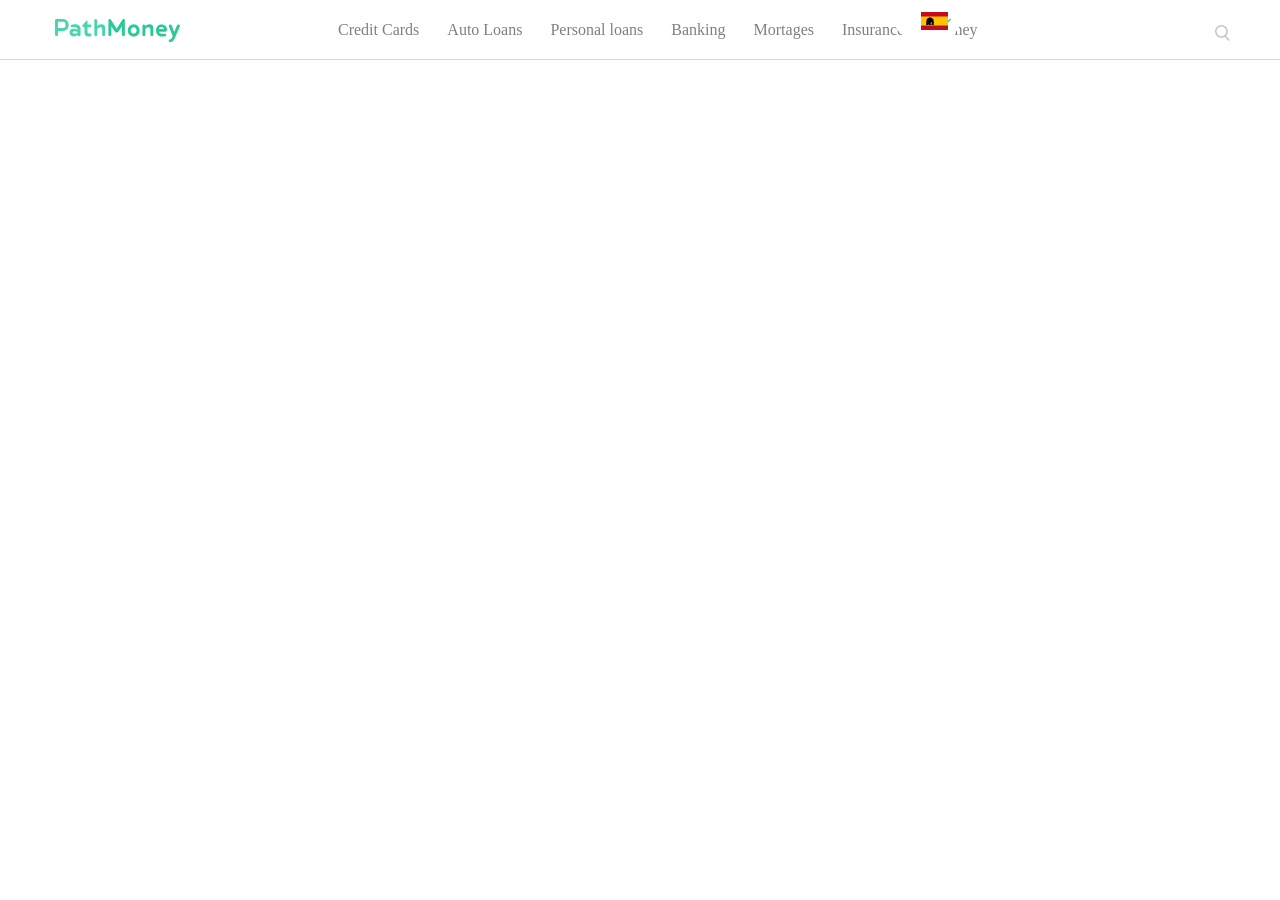
<file: navbar.html>
<!DOCTYPE html>
<html lang="en">

<head>
    <meta charset="utf-8">
    <meta http-equiv="X-UA-Compatible" content="IE=edge">
    <meta name="viewport" content="width=device-width, initial-scale=1, shrink-to-fit=no">
    <meta http-equiv=&apos;cache-control&apos; content=&apos;no-cache&apos;>
    <meta http-equiv=&apos;expires&apos; content=&apos;0&apos;>
    <meta http-equiv=&apos;pragma&apos; content=&apos;no-cache&apos;>


    <link rel="stylesheet" href="https://maxcdn.bootstrapcdn.com/bootstrap/4.0.0/css/bootstrap.min.css" integrity="sha384-Gn5384xqQ1aoWXA+058RXPxPg6fy4IWvTNh0E263XmFcJlSAwiGgFAW/dAiS6JXm" crossorigin="anonymous">




    <link rel="stylesheet" href="css/style.css" type="text/css">

    <title>Path.Money</title>
</head>


<body>

    <section id="navbar">

        <nav class="navbar navbar-expand-lg navbar-light bg-light pad-none nav-height">
            <span class="logo-main">
            <a href="index.html"><img src="svg/path%20money%20logo.svg"></a>

</span>
            <button class="nav-btn" onclick="openNav()">&#9776;</button>



            <div class="collapse navbar-collapse menu" id="navbarSupportedContent">
                <ul class="navbar-nav mr-auto">
                    <li class="nav-item dropdown">
                        <a class="nav-link" href="#" id="navbarDropdown" role="" data-toggle="dropdown" aria-haspopup="true" aria-expanded="false">
Credit Cards
</a>
                        <div class="dropdown-menu menu-box" style="" aria-labelledby="navbarDropdown">

                            <div class="flex-box">
                                <div class="grid-box">
                                    <div class="box-head">Popular</div>
                                    <div class="box-sub-menu">Why Credits are cool</div>
                                    <div class="box-sub-menu">How Credits are cool</div>
                                    <div class="box-sub-menu">Why Credits are Why Credits are cool</div>
                                    <div class="box-sub-menu">How Credits are cool</div>
                                </div>
                                <div class="grid-box">
                                    <div class="box-head">Popular</div>
                                    <div class="box-sub-menu">Why Credits are cool</div>
                                    <div class="box-sub-menu">How Credits are Why Credits are cool</div>
                                    <div class="box-sub-menu">Why Credits are cool</div>
                                    <div class="box-sub-menu">How Credits are cool</div>
                                </div>
                                <div class="grid-box">
                                    <div class="box-head">Popular</div>
                                    <div class="box-sub-menu">Why Credits are cool</div>
                                    <div class="box-sub-menu">How Credits are Why Credits are cool</div>
                                    <div class="box-sub-menu">Why Credits are cool</div>
                                    <div class="box-sub-menu">How Credits are cool</div>
                                </div>
                            </div>
                            <div class="more-item" id="more-item">
                                > Explore all
                            </div>

                        </div>
                    </li>
                    <li class="nav-item dropdown">
                        <a class="nav-link" href="#" id="navbarDropdown" role="button" data-toggle="dropdown" aria-haspopup="true" aria-expanded="false">
Auto Loans
</a>
                        <div class="dropdown-menu" style="left: -222px;" aria-labelledby="navbarDropdown">
                            <div class="flex-box">
                                <div class="grid-box">
                                    <div class="box-head">Popular</div>
                                    <div class="box-sub-menu">Why Credits are cool</div>
                                    <div class="box-sub-menu">How Credits are cool</div>
                                    <div class="box-sub-menu">Why Credits are Why Credits are cool</div>
                                    <div class="box-sub-menu">How Credits are cool</div>
                                </div>
                                <div class="grid-box">
                                    <div class="box-head">Popular</div>
                                    <div class="box-sub-menu">Why Credits are cool</div>
                                    <div class="box-sub-menu">How Credits are Why Credits are cool</div>
                                    <div class="box-sub-menu">Why Credits are cool</div>
                                    <div class="box-sub-menu">How Credits are cool</div>
                                </div>
                                <div class="grid-box">
                                    <div class="box-head">Popular</div>
                                    <div class="box-sub-menu">Why Credits are cool</div>
                                    <div class="box-sub-menu">How Credits are Why Credits are cool</div>
                                    <div class="box-sub-menu">Why Credits are cool</div>
                                    <div class="box-sub-menu">How Credits are cool</div>
                                </div>
                            </div>
                            <div class="more-item" id="more-item">
                                > Explore all
                            </div>

                        </div>
                    </li>
                    <li class="nav-item dropdown">
                        <a class="nav-link " href="#" id="navbarDropdown" role="button" data-toggle="dropdown" aria-haspopup="true" aria-expanded="false">
Personal loans
</a>
                        <div class="dropdown-menu" style="left: -222px;" aria-labelledby="navbarDropdown">
                            <div class="flex-box">
                                <div class="grid-box">
                                    <div class="box-head">Popular</div>
                                    <div class="box-sub-menu">Why Credits are cool</div>
                                    <div class="box-sub-menu">How Credits are cool</div>
                                    <div class="box-sub-menu">Why Credits are Why Credits are cool</div>
                                    <div class="box-sub-menu">How Credits are cool</div>
                                </div>
                                <div class="grid-box">
                                    <div class="box-head">Popular</div>
                                    <div class="box-sub-menu">Why Credits are cool</div>
                                    <div class="box-sub-menu">How Credits are Why Credits are cool</div>
                                    <div class="box-sub-menu">Why Credits are cool</div>
                                    <div class="box-sub-menu">How Credits are cool</div>
                                </div>
                                <div class="grid-box">
                                    <div class="box-head">Popular</div>
                                    <div class="box-sub-menu">Why Credits are cool</div>
                                    <div class="box-sub-menu">How Credits are Why Credits are cool</div>
                                    <div class="box-sub-menu">Why Credits are cool</div>
                                    <div class="box-sub-menu">How Credits are cool</div>
                                </div>
                            </div>
                            <div class="more-item" id="more-item">
                                > Explore all
                            </div>

                        </div>
                    </li>
                    <li class="nav-item dropdown">
                        <a class="nav-link " href="#" id="navbarDropdown" role="button" data-toggle="dropdown" aria-haspopup="true" aria-expanded="false">
Banking
</a>
                        <div class="dropdown-menu" style="left: -222px;" aria-labelledby="navbarDropdown">
                            <div class="flex-box">
                                <div class="grid-box">
                                    <div class="box-head">Popular</div>
                                    <div class="box-sub-menu">Why Credits are cool</div>
                                    <div class="box-sub-menu">How Credits are cool</div>
                                    <div class="box-sub-menu">Why Credits are Why Credits are cool</div>
                                    <div class="box-sub-menu">How Credits are cool</div>
                                </div>
                                <div class="grid-box">
                                    <div class="box-head">Popular</div>
                                    <div class="box-sub-menu">Why Credits are cool</div>
                                    <div class="box-sub-menu">How Credits are Why Credits are cool</div>
                                    <div class="box-sub-menu">Why Credits are cool</div>
                                    <div class="box-sub-menu">How Credits are cool</div>
                                </div>
                                <div class="grid-box">
                                    <div class="box-head">Popular</div>
                                    <div class="box-sub-menu">Why Credits are cool</div>
                                    <div class="box-sub-menu">How Credits are Why Credits are cool</div>
                                    <div class="box-sub-menu">Why Credits are cool</div>
                                    <div class="box-sub-menu">How Credits are cool</div>
                                </div>
                            </div>
                            <div class="more-item" id="more-item">
                                > Explore all
                            </div>

                        </div>
                    </li>
                    <li class="nav-item dropdown">
                        <a class="nav-link " href="#" id="navbarDropdown" role="button" data-toggle="dropdown" aria-haspopup="true" aria-expanded="false">
Mortages
</a>
                        <div class="dropdown-menu" style="left: -222px;" aria-labelledby="navbarDropdown">
                            <div class="flex-box">
                                <div class="grid-box">
                                    <div class="box-head">Popular</div>
                                    <div class="box-sub-menu">Why Credits are cool</div>
                                    <div class="box-sub-menu">How Credits are cool</div>
                                    <div class="box-sub-menu">Why Credits are Why Credits are cool</div>
                                    <div class="box-sub-menu">How Credits are cool</div>
                                </div>
                                <div class="grid-box">
                                    <div class="box-head">Popular</div>
                                    <div class="box-sub-menu">Why Credits are cool</div>
                                    <div class="box-sub-menu">How Credits are Why Credits are cool</div>
                                    <div class="box-sub-menu">Why Credits are cool</div>
                                    <div class="box-sub-menu">How Credits are cool</div>
                                </div>
                                <div class="grid-box">
                                    <div class="box-head">Popular</div>
                                    <div class="box-sub-menu">Why Credits are cool</div>
                                    <div class="box-sub-menu">How Credits are Why Credits are cool</div>
                                    <div class="box-sub-menu">Why Credits are cool</div>
                                    <div class="box-sub-menu">How Credits are cool</div>
                                </div>
                            </div>
                            <div class="more-item" id="more-item">
                                > Explore all
                            </div>

                        </div>
                    </li>
                    <li class="nav-item dropdown">
                        <a class="nav-link " href="#" id="navbarDropdown" role="button" data-toggle="dropdown" aria-haspopup="true" aria-expanded="false">
Insurance
</a>
                        <div class="dropdown-menu" style="left: -222px;" aria-labelledby="navbarDropdown">
                            <div class="flex-box">
                                <div class="grid-box">
                                    <div class="box-head">Popular</div>
                                    <div class="box-sub-menu">Why Credits are cool</div>
                                    <div class="box-sub-menu">How Credits are cool</div>
                                    <div class="box-sub-menu">Why Credits are Why Credits are cool</div>
                                    <div class="box-sub-menu">How Credits are cool</div>
                                </div>
                                <div class="grid-box">
                                    <div class="box-head">Popular</div>
                                    <div class="box-sub-menu">Why Credits are cool</div>
                                    <div class="box-sub-menu">How Credits are Why Credits are cool</div>
                                    <div class="box-sub-menu">Why Credits are cool</div>
                                    <div class="box-sub-menu">How Credits are cool</div>
                                </div>
                                <div class="grid-box">
                                    <div class="box-head">Popular</div>
                                    <div class="box-sub-menu">Why Credits are cool</div>
                                    <div class="box-sub-menu">How Credits are Why Credits are cool</div>
                                    <div class="box-sub-menu">Why Credits are cool</div>
                                    <div class="box-sub-menu">How Credits are cool</div>
                                </div>
                            </div>
                            <div class="more-item" id="more-item">
                                > Explore all
                            </div>

                        </div>
                    </li>
                    <li class="nav-item dropdown">
                        <a class="nav-link " href="#" id="navbarDropdown" role="button" data-toggle="dropdown" aria-haspopup="true" aria-expanded="false">
Money 
</a>
                        <div class="dropdown-menu" style="left: -222px;" aria-labelledby="navbarDropdown">
                            <div class="flex-box">
                                <div class="grid-box">
                                    <div class="box-head">Popular</div>
                                    <div class="box-sub-menu">Why Credits are cool</div>
                                    <div class="box-sub-menu">How Credits are cool</div>
                                    <div class="box-sub-menu">Why Credits are Why Credits are cool</div>
                                    <div class="box-sub-menu">How Credits are cool</div>
                                </div>
                                <div class="grid-box">
                                    <div class="box-head">Popular</div>
                                    <div class="box-sub-menu">Why Credits are cool</div>
                                    <div class="box-sub-menu">How Credits are Why Credits are cool</div>
                                    <div class="box-sub-menu">Why Credits are cool</div>
                                    <div class="box-sub-menu">How Credits are cool</div>
                                </div>
                                <div class="grid-box">
                                    <div class="box-head">Popular</div>
                                    <div class="box-sub-menu">Why Credits are cool</div>
                                    <div class="box-sub-menu">How Credits are Why Credits are cool</div>
                                    <div class="box-sub-menu">Why Credits are cool</div>
                                    <div class="box-sub-menu">How Credits are cool</div>
                                </div>
                            </div>
                            <div class="more-item" id="more-item">
                                > Explore all
                            </div>

                        </div>
                    </li>
                </ul>




                <!-- Search area-->
                <form class="form-inline my-2 my-lg-0">
                    <span class="search-icon">
<img src="images/search.png">
</span>
                    <div class="page-language-section">

                <div class="dropdown">
                    <button class="btn  dropdown-toggle language-select" type="button" id="dropdownMenuButton" data-toggle="dropdown" aria-haspopup="true" aria-expanded="false">
                    <span class="arrow-dropdown"><img src="svg/arrow-down.svg"></span>
                    <span id="aus-lang"><img src="svg/aus.svg"</span>
                    <span id="jp-lang"><img src="svg/jp.svg"</span>
                    <span id="es-lang"><img src="svg/es.svg"</span>
                    </button>
                    <div id="page-language" class="dropdown-menu page-language" aria-labelledby="dropdownMenuButton">
                        <a class="dropdown-item" href="#" onclick="englishflag()"><img src="svg/aus.svg"></a>
                        <a class="dropdown-item" href="#" onclick="japaneseflag()"><img src="svg/jp.svg"></a>
                        <a class="dropdown-item" href="#" onclick="spainflag()"><img src="svg/es.svg"></a>
                    </div>
                </div>



            </div>
                </form>
            </div>
        </nav>
        <!--Data For Mobile Version-->


        <div id="myNav" class="overlay">
            <div class="logo-mob">
                <span class="logo-main-mob"><img src="svg/path%20money%20logo.svg"</span>
            </div>
            <a href="javascript:void(0)" class="closebtn" onclick="closeNav()">&times;</a>

            <div class="page-language-section">

                <div class="dropdown">
                    <button class="btn  dropdown-toggle language-select" type="button" id="dropdownMenuButton" data-toggle="dropdown" aria-haspopup="true" aria-expanded="false">
                    <span class="arrow-dropdown"><img src="svg/arrow-down.svg"></span>
                    <span id="aus-lang"><img src="svg/aus.svg"</span>
                    <span id="jp-lang"><img src="svg/jp.svg"</span>
                    <span id="es-lang"><img src="svg/es.svg"</span>
                    </button>
                    <div id="page-language" class="dropdown-menu page-language" aria-labelledby="dropdownMenuButton">
                        <a class="dropdown-item" href="#" onclick="englishflag()"><img src="svg/aus.svg"></a>
                        <a class="dropdown-item" href="#" onclick="japaneseflag()"><img src="svg/jp.svg"></a>
                        <a class="dropdown-item" href="#" onclick="spainflag()"><img src="svg/es.svg"></a>
                    </div>
                </div>



            </div>

            <div class="overlay-content">
                <a href="creditcard.html">Credit Cards </a>
                <a href="personalloan.html">Personal Loans </a>
                <a href="mortgageloans.html">Mortages</a>
                <a href="mortgageloans.html">Money </a>
                <a href="autoloan.html">Auto Loans </a>
                <a href="banking.html">Banking </a>
                <a href="#">Insurance</a>
            </div>
        </div>



        <!--Mobile DATA ENDS-->
    </section>









    <script src="https://ajax.googleapis.com/ajax/libs/jquery/3.3.1/jquery.min.js"></script>
    <script src="https://cdnjs.cloudflare.com/ajax/libs/popper.js/1.12.9/umd/popper.min.js" integrity="sha384-ApNbgh9B+Y1QKtv3Rn7W3mgPxhU9K/ScQsAP7hUibX39j7fakFPskvXusvfa0b4Q" crossorigin="anonymous"></script>
    <script src="https://maxcdn.bootstrapcdn.com/bootstrap/4.0.0/js/bootstrap.min.js" integrity="sha384-JZR6Spejh4U02d8jOt6vLEHfe/JQGiRRSQQxSfFWpi1MquVdAyjUar5+76PVCmYl" crossorigin="anonymous"></script>
    <script src="js/index.js"></script>
</body>

</html>
</file>
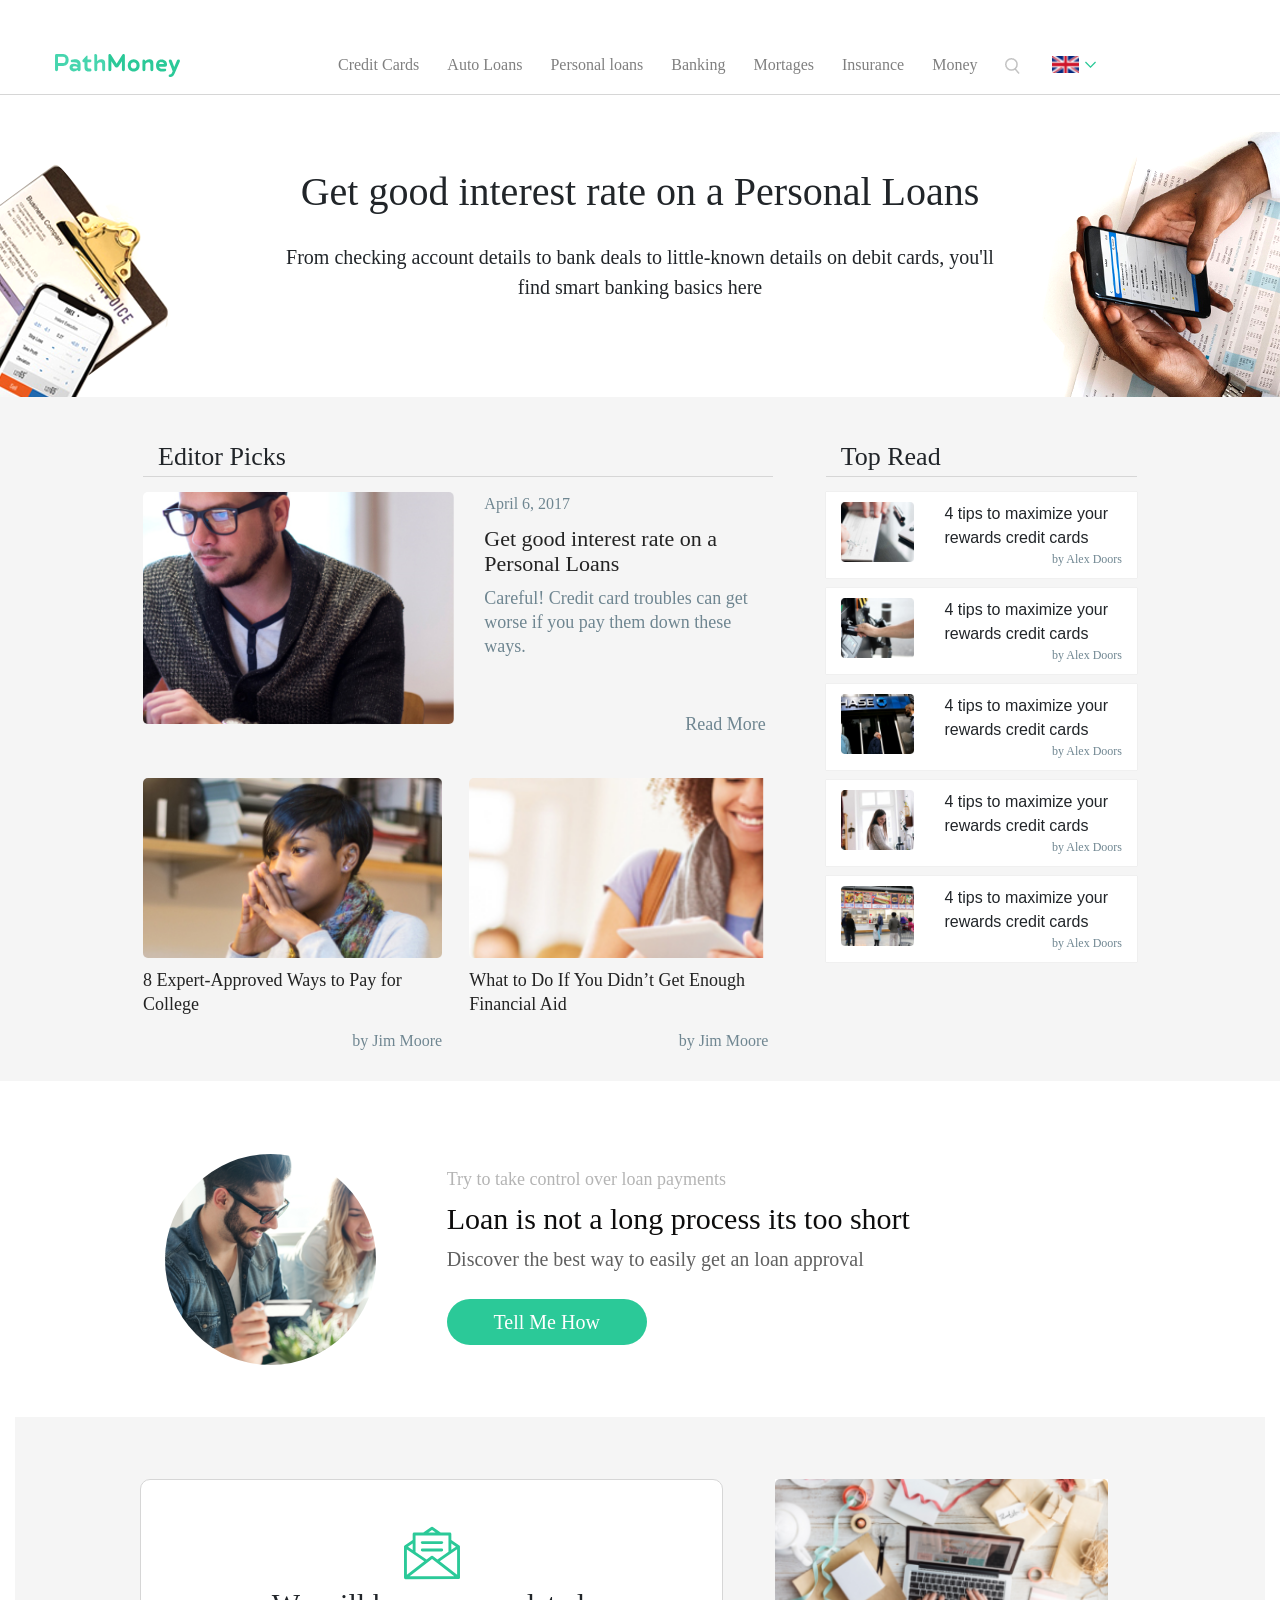
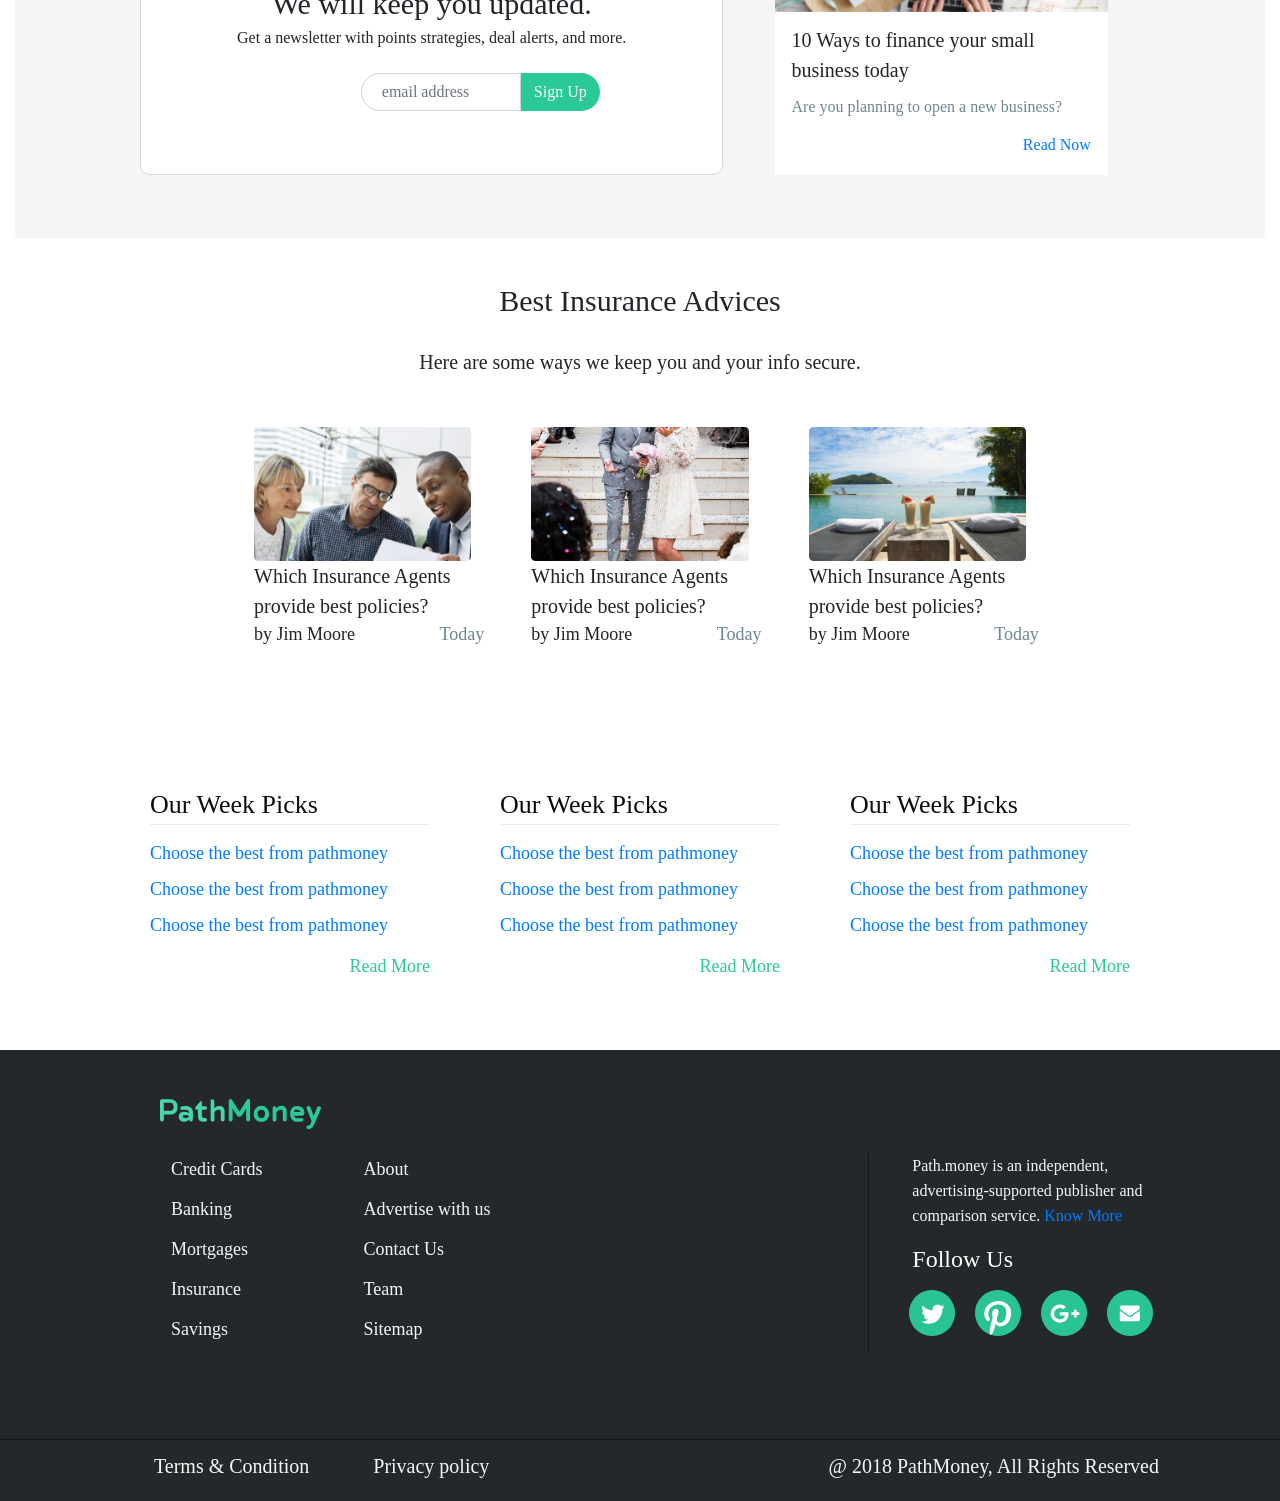
<file: personalloan.html>
<!DOCTYPE html>
<html lang="en">

<head>
    <meta charset="utf-8">
    <meta http-equiv="X-UA-Compatible" content="IE=edge">
    <meta name="viewport" content="width=device-width, initial-scale=1, shrink-to-fit=no">
    <meta http-equiv=&apos;cache-control&apos; content=&apos;no-cache&apos;>
    <meta http-equiv=&apos;expires&apos; content=&apos;0&apos;>
    <meta http-equiv=&apos;pragma&apos; content=&apos;no-cache&apos;>


    <link rel="stylesheet" href="https://maxcdn.bootstrapcdn.com/bootstrap/4.0.0/css/bootstrap.min.css" integrity="sha384-Gn5384xqQ1aoWXA+058RXPxPg6fy4IWvTNh0E263XmFcJlSAwiGgFAW/dAiS6JXm" crossorigin="anonymous">

    <link rel="stylesheet" href="css/style.css" type="text/css">
    
    <title>Path.Money</title>
</head>


<body>


   <a id="back2Top" title="Back to top" href="#"><img class="scroll-top-button" src="svg/angle-up.svg"></a>

    <section id="navbar">

        <nav class="navbar navbar-expand-lg navbar-light bg-light pad-none nav-height">
            <span class="logo-main">
            <a href="index.html"><img src="svg/path%20money%20logo.svg"></a>

</span>
            <button class="nav-btn" onclick="openNav()">&#9776;</button>



            <div class="collapse navbar-collapse menu" id="navbarSupportedContent">
                <ul id="navbar-header-list" class="navbar-nav mr-auto  search-notactive ">
                    <li class="nav-item dropdown">
                        <a class="nav-link" href="#" id="navbarDropdown" role="" data-toggle="dropdown" aria-haspopup="true" aria-expanded="false">
Credit Cards
</a>
                        <div class="dropdown-menu menu-box" aria-labelledby="navbarDropdown">

                            <div class="flex-box">
                                <div class="grid-box">
                                    <div class="box-head">Popular</div>
                                    <div class="box-sub-menu">Why Credits are cool</div>
                                    <div class="box-sub-menu">How Credits are cool</div>
                                    <div class="box-sub-menu">Why Credits are Why Credits are cool</div>
                                    <div class="box-sub-menu">How Credits are cool</div>
                                </div>
                                <div class="grid-box">
                                    <div class="box-head">Popular</div>
                                    <div class="box-sub-menu">Why Credits are cool</div>
                                    <div class="box-sub-menu">How Credits are Why Credits are cool</div>
                                    <div class="box-sub-menu">Why Credits are cool</div>
                                    <div class="box-sub-menu">How Credits are cool</div>
                                </div>
                                <div class="grid-box">
                                    <div class="box-head">Popular</div>
                                    <div class="box-sub-menu">Why Credits are cool</div>
                                    <div class="box-sub-menu">How Credits are Why Credits are cool</div>
                                    <div class="box-sub-menu">Why Credits are cool</div>
                                    <div class="box-sub-menu">How Credits are cool</div>
                                </div>
                            </div>
                            <div class="more-item" id="more-item">
                                > Explore all
                            </div>

                        </div>
                    </li>
                    <li class="nav-item dropdown">
                        <a class="nav-link" href="#" id="navbarDropdown" role="button" data-toggle="dropdown" aria-haspopup="true" aria-expanded="false">
Auto Loans
</a>
                        <div class="dropdown-menu" aria-labelledby="navbarDropdown">
                            <div class="flex-box">
                                <div class="grid-box">
                                    <div class="box-head">Popular</div>
                                    <div class="box-sub-menu">Why Credits are cool</div>
                                    <div class="box-sub-menu">How Credits are cool</div>
                                    <div class="box-sub-menu">Why Credits are Why Credits are cool</div>
                                    <div class="box-sub-menu">How Credits are cool</div>
                                </div>
                                <div class="grid-box">
                                    <div class="box-head">Popular</div>
                                    <div class="box-sub-menu">Why Credits are cool</div>
                                    <div class="box-sub-menu">How Credits are Why Credits are cool</div>
                                    <div class="box-sub-menu">Why Credits are cool</div>
                                    <div class="box-sub-menu">How Credits are cool</div>
                                </div>
                                <div class="grid-box">
                                    <div class="box-head">Popular</div>
                                    <div class="box-sub-menu">Why Credits are cool</div>
                                    <div class="box-sub-menu">How Credits are Why Credits are cool</div>
                                    <div class="box-sub-menu">Why Credits are cool</div>
                                    <div class="box-sub-menu">How Credits are cool</div>
                                </div>
                            </div>
                            <div class="more-item" id="more-item">
                                > Explore all
                            </div>

                        </div>
                    </li>
                    <li class="nav-item dropdown">
                        <a class="nav-link " href="#" id="navbarDropdown" role="button" data-toggle="dropdown" aria-haspopup="true" aria-expanded="false">
Personal loans
</a>
                        <div class="dropdown-menu" aria-labelledby="navbarDropdown">
                            <div class="flex-box">
                                <div class="grid-box">
                                    <div class="box-head">Popular</div>
                                    <div class="box-sub-menu">Why Credits are cool</div>
                                    <div class="box-sub-menu">How Credits are cool</div>
                                    <div class="box-sub-menu">Why Credits are Why Credits are cool</div>
                                    <div class="box-sub-menu">How Credits are cool</div>
                                </div>
                                <div class="grid-box">
                                    <div class="box-head">Popular</div>
                                    <div class="box-sub-menu">Why Credits are cool</div>
                                    <div class="box-sub-menu">How Credits are Why Credits are cool</div>
                                    <div class="box-sub-menu">Why Credits are cool</div>
                                    <div class="box-sub-menu">How Credits are cool</div>
                                </div>
                                <div class="grid-box">
                                    <div class="box-head">Popular</div>
                                    <div class="box-sub-menu">Why Credits are cool</div>
                                    <div class="box-sub-menu">How Credits are Why Credits are cool</div>
                                    <div class="box-sub-menu">Why Credits are cool</div>
                                    <div class="box-sub-menu">How Credits are cool</div>
                                </div>
                            </div>
                            <div class="more-item" id="more-item">
                                > Explore all
                            </div>

                        </div>
                    </li>
                    <li class="nav-item dropdown">
                        <a class="nav-link " href="#" id="navbarDropdown" role="button" data-toggle="dropdown" aria-haspopup="true" aria-expanded="false">
Banking
</a>
                        <div class="dropdown-menu" aria-labelledby="navbarDropdown">
                            <div class="flex-box">
                                <div class="grid-box">
                                    <div class="box-head">Popular</div>
                                    <div class="box-sub-menu">Why Credits are cool</div>
                                    <div class="box-sub-menu">How Credits are cool</div>
                                    <div class="box-sub-menu">Why Credits are Why Credits are cool</div>
                                    <div class="box-sub-menu">How Credits are cool</div>
                                </div>
                                <div class="grid-box">
                                    <div class="box-head">Popular</div>
                                    <div class="box-sub-menu">Why Credits are cool</div>
                                    <div class="box-sub-menu">How Credits are Why Credits are cool</div>
                                    <div class="box-sub-menu">Why Credits are cool</div>
                                    <div class="box-sub-menu">How Credits are cool</div>
                                </div>
                                <div class="grid-box">
                                    <div class="box-head">Popular</div>
                                    <div class="box-sub-menu">Why Credits are cool</div>
                                    <div class="box-sub-menu">How Credits are Why Credits are cool</div>
                                    <div class="box-sub-menu">Why Credits are cool</div>
                                    <div class="box-sub-menu">How Credits are cool</div>
                                </div>
                            </div>
                            <div class="more-item" id="more-item">
                                > Explore all
                            </div>

                        </div>
                    </li>
                    <li class="nav-item dropdown">
                        <a class="nav-link " href="#" id="navbarDropdown" role="button" data-toggle="dropdown" aria-haspopup="true" aria-expanded="false">
Mortages
</a>
                        <div class="dropdown-menu"  aria-labelledby="navbarDropdown">
                            <div class="flex-box">
                                <div class="grid-box">
                                    <div class="box-head">Popular</div>
                                    <div class="box-sub-menu">Why Credits are cool</div>
                                    <div class="box-sub-menu">How Credits are cool</div>
                                    <div class="box-sub-menu">Why Credits are Why Credits are cool</div>
                                    <div class="box-sub-menu">How Credits are cool</div>
                                </div>
                                <div class="grid-box">
                                    <div class="box-head">Popular</div>
                                    <div class="box-sub-menu">Why Credits are cool</div>
                                    <div class="box-sub-menu">How Credits are Why Credits are cool</div>
                                    <div class="box-sub-menu">Why Credits are cool</div>
                                    <div class="box-sub-menu">How Credits are cool</div>
                                </div>
                                <div class="grid-box">
                                    <div class="box-head">Popular</div>
                                    <div class="box-sub-menu">Why Credits are cool</div>
                                    <div class="box-sub-menu">How Credits are Why Credits are cool</div>
                                    <div class="box-sub-menu">Why Credits are cool</div>
                                    <div class="box-sub-menu">How Credits are cool</div>
                                </div>
                            </div>
                            <div class="more-item" id="more-item">
                                > Explore all
                            </div>

                        </div>
                    </li>
                    <li class="nav-item dropdown">
                        <a class="nav-link " href="#" id="navbarDropdown" role="button" data-toggle="dropdown" aria-haspopup="true" aria-expanded="false">
Insurance
</a>
                        <div class="dropdown-menu" aria-labelledby="navbarDropdown">
                            <div class="flex-box">
                                <div class="grid-box">
                                    <div class="box-head">Popular</div>
                                    <div class="box-sub-menu">Why Credits are cool</div>
                                    <div class="box-sub-menu">How Credits are cool</div>
                                    <div class="box-sub-menu">Why Credits are Why Credits are cool</div>
                                    <div class="box-sub-menu">How Credits are cool</div>
                                </div>
                                <div class="grid-box">
                                    <div class="box-head">Popular</div>
                                    <div class="box-sub-menu">Why Credits are cool</div>
                                    <div class="box-sub-menu">How Credits are Why Credits are cool</div>
                                    <div class="box-sub-menu">Why Credits are cool</div>
                                    <div class="box-sub-menu">How Credits are cool</div>
                                </div>
                                <div class="grid-box">
                                    <div class="box-head">Popular</div>
                                    <div class="box-sub-menu">Why Credits are cool</div>
                                    <div class="box-sub-menu">How Credits are Why Credits are cool</div>
                                    <div class="box-sub-menu">Why Credits are cool</div>
                                    <div class="box-sub-menu">How Credits are cool</div>
                                </div>
                            </div>
                            <div class="more-item" id="more-item">
                                > Explore all
                            </div>

                        </div>
                    </li>
                    <li class="nav-item dropdown">
                        <a class="nav-link " href="#" id="navbarDropdown" role="button" data-toggle="dropdown" aria-haspopup="true" aria-expanded="false">
Money 
</a>
                        <div class="dropdown-menu" aria-labelledby="navbarDropdown">
                            <div class="flex-box">
                                <div class="grid-box">
                                    <div class="box-head">Popular</div>
                                    <div class="box-sub-menu">Why Credits are cool</div>
                                    <div class="box-sub-menu">How Credits are cool</div>
                                    <div class="box-sub-menu">Why Credits are Why Credits are cool</div>
                                    <div class="box-sub-menu">How Credits are cool</div>
                                </div>
                                <div class="grid-box">
                                    <div class="box-head">Popular</div>
                                    <div class="box-sub-menu">Why Credits are cool</div>
                                    <div class="box-sub-menu">How Credits are Why Credits are cool</div>
                                    <div class="box-sub-menu">Why Credits are cool</div>
                                    <div class="box-sub-menu">How Credits are cool</div>
                                </div>
                                <div class="grid-box">
                                    <div class="box-head">Popular</div>
                                    <div class="box-sub-menu">Why Credits are cool</div>
                                    <div class="box-sub-menu">How Credits are Why Credits are cool</div>
                                    <div class="box-sub-menu">Why Credits are cool</div>
                                    <div class="box-sub-menu">How Credits are cool</div>
                                </div>
                            </div>
                            <div class="more-item" id="more-item">
                                > Explore all
                            </div>

                        </div>
                    </li>
                    
                    

                    <li class="nav-item dropdown">
                        <a class="nav-link " href="#" id="nav-search" role="button" data-toggle="dropdown" aria-haspopup="true" aria-expanded="false"><img src="images/search.png">
                        </a>
                         <div class="dropdown-menu search-box" id="search-box">
                                <input class="form-control" type="text" placeholder="Search">
                            </div>   
                    </li>
                    
                    
                    

                    <li class="nav-item dropdown">
                        <div class="navbar-lang-area">
                           
                                <button class="btn  language-select" type="button" id="dropdownMenuButton" data-toggle="dropdown" aria-haspopup="true" aria-expanded="false">
                    <div class="flex-box">
                        <div id="lang"> </div>
                    <div class="arrow-dropdown"><img src="svg/arrow-down.svg"></div>
    
                    </div>
                            </button>
                                <div id="page-language" class="dropdown-menu page-language-web" aria-labelledby="dropdownMenuButton">
                                    <a class="dropdown-item" href="#" onclick="englishflag()">English</a>
                                    <a class="dropdown-item" href="#" onclick="japaneseflag()">Japanese</a>
                                    <a class="dropdown-item" href="#" onclick="spainflag()">Spanish</a>
                                </div>
                            
                        </div>
                    </li>



                </ul>








            </div>
        </nav>
        <!--Data For Mobile Version-->


        <div id="myNav" class="overlay">
            <div class="logo-mob">
                <span class="logo-main-mob"><img src="svg/path%20money%20logo.svg"</span>
            </div>
            <a href="javascript:void(0)" class="closebtn" onclick="closeNav()">&times;</a>

            <div class="page-language-section">

                <div class="dropdown">
                    <button class="btn  language-select" type="button" id="dropdownMenuButton" data-toggle="dropdown" aria-haspopup="true" aria-expanded="false">
                    <div class="flex-box">
                        
                    <div class="arrow-dropdown"><img src="svg/arrow-down.svg"></div>
                        <div id="lang-sm"> </div>
                    </div>
                    </button>

                    <div id="page-language" class="dropdown-menu page-language" aria-labelledby="dropdownMenuButton">
                        <a class="dropdown-item" href="#" onclick="englishflagsm()">English</a>
                        <a class="dropdown-item" href="#" onclick="japaneseflagsm()">Japanese</a>
                        <a class="dropdown-item" href="#" onclick="spainflagsm()">Spanish</a>
                    </div>
                </div>



            </div>

            <div class="overlay-content">
                <a class="center search-box"><input class="form-control" type="text" placeholder="Search"></a>
                <a href="creditcard.html">Credit Cards </a>
                <a href="personalloan.html">Personal Loans </a>
                <a href="mortgageloans.html">Mortages</a>
                <a href="mortgageloans.html">Money </a>
                <a href="autoloan.html">Auto Loans </a>
                <a href="banking.html">Banking </a>
                <a href="#">Insurance</a>
            </div>
                
            
        </div>



        <!--Mobile DATA ENDS-->
    </section>


    <section id="category">
        
<div class="row">
    <div class="jumbltron personalloan-jumbltron-img">
        <div class="jumbltron-head col-sm-12">
            Get good interest rate on a Personal Loans
        </div>
        <div class="jumbltron-text category-jumbltron-text col-sm-12">
            From checking account details to bank deals to little-known details on debit cards, you'll find smart banking basics here
        </div>

    </div>
</div>

<div class="row">
    <div class="editor-area">
        <div class="row">
            <div class="col-sm-8">
                <div class=" editor-head">
                    Editor Picks
                </div>
                <div class="row">
                    <div class="col-sm pad-none">
                        <img class="img-fluid" src="images/editor-pick-personal.png">
                    </div>
                    <div class="col-sm">
                        <div class="row">
                            <div class="col-sm-12 editor-head-date">
                                April 6, 2017
                            </div>
                            <div class="col-sm-12 editor-subhead">
                                Get good interest rate on a Personal Loans
                            </div>
                            <div class="col-sm-12 editor-subhead-text">
                                Careful! Credit card troubles can get worse if you pay them down these ways.
                            </div>
                            <div class="col-sm-12 editor-readmore">
                                <a href="#">Read More</a>
                            </div>
                        </div>

                    </div>
                </div>
                <div class="row editor-sub-column">
                    <div class="col-sm pad-none">
                        <div class="row">
                            <div class="col-sm-11 pad-none">
                                <img class="img-fluid" src="images/editorpiclk-personal1.png">
                            </div>
                            <div class="col-sm-11 pad-none editor-sub-column-head">
                                8 Expert-Approved Ways to Pay for College
                            </div>
                            <div class="col-sm-11 pad-none editor-sub-column-author">
                                by Jim Moore
                            </div>
                        </div>
                    </div>
                    <div class="col-sm pad-none">
                        <div class="row">
                            <div class="col-sm-11 pad-none">
                                <img class="img-fluid" src="images/editorpick-personal2.png">
                            </div>
                            <div class="col-sm-11 pad-none editor-sub-column-head">
                                What to Do If You Didn’t Get Enough Financial Aid
                            </div>
                            <div class="col-sm-11 pad-none editor-sub-column-author">
                                by Jim Moore
                            </div>
                        </div>
                    </div>

                </div>
            </div>
            <div class="col-sm-4">
                <div class="row">
                    <div class="col-sm-12 editor-head">
                        Top Read
                    </div>
                </div>
                <div class="flex-box top-read-list">
                    <div class="col-sm-4">
                        <img class="img-fluid" src="images/personal1.png">
                    </div>
                    <div class="col-sm-8 pad-none">
                        <div class="row">
                                    <div class="col-sm-12 top-read-text">
                                        4 tips to maximize your rewards credit cards
                                    </div>
                                    <div class="col-sm-12 top-read-author">
                                        by Alex Doors
                                    </div>
                                </div>
                            </div>
                        </div>
                         <div class="flex-box top-read-list">
                    <div class="col-sm-4">
                        <img class="img-fluid" src="images/personal2.png">
                    </div>
                    <div class="col-sm-8 pad-none">
                        <div class="row">
                                    <div class="col-sm-12 top-read-text">
                                        4 tips to maximize your rewards credit cards
                                    </div>
                                    <div class="col-sm-12 top-read-author">
                                        by Alex Doors
                                    </div>
                                </div>
                            </div>
                        </div>
                         <div class="flex-box top-read-list">
                    <div class="col-sm-4">
                        <img class="img-fluid" src="images/personal3.png">
                    </div>
                    <div class="col-sm-8 pad-none">
                        <div class="row">
                                    <div class="col-sm-12 top-read-text">
                                        4 tips to maximize your rewards credit cards
                                    </div>
                                    <div class="col-sm-12 top-read-author">
                                        by Alex Doors
                                    </div>
                                </div>
                            </div>
                        </div>
                         <div class="flex-box top-read-list">
                    <div class="col-sm-4">
                        <img class="img-fluid" src="images/personal4.png">
                    </div>
                    <div class="col-sm-8 pad-none">
                        <div class="row">
                                    <div class="col-sm-12 top-read-text">
                                        4 tips to maximize your rewards credit cards
                                    </div>
                                    <div class="col-sm-12 top-read-author">
                                        by Alex Doors
                                    </div>
                                </div>
                            </div>
                        </div>
                         <div class="flex-box top-read-list">
                    <div class="col-sm-4">
                        <img class="img-fluid" src="images/top-related-2.png">
                    </div>
                    <div class="col-sm-8 pad-none">
                        <div class="row">
                                    <div class="col-sm-12 top-read-text">
                                        4 tips to maximize your rewards credit cards
                                    </div>
                                    <div class="col-sm-12 top-read-author">
                                        by Alex Doors
                                    </div>
                                </div>
                            </div>
                        </div>
                       
                    </div>
                </div>
            </div>
        </div>
    
           <div class="row">
            <div class="column-round col-sm-12">
                <div class="row">
                    <div class="col-sm-4 column-round-img">
                        <img src="images/round-img.png">
                    </div>
                    <div class="col-sm-8 grid-box">
                        <div class="head1">
                            Try to take control over loan payments
                        </div>
                        <div class="head2">
                            Loan is not a long process its too short
                        </div>
                        <div class="head3">
                            Discover the best way to easily get an loan approval
                        </div>
                        <div class="column-round-banner">
                            <button id="native-btn" class="native-btn">
                    <a id="native-btn-link" href="#">Tell Me How</a>
                    </button>
                        </div>
                    </div>
                </div>

            </div>
        </div>
        
           <div class="row">
            <div class="col-sm-12">
                   <div class="row contact">
            <div class="contact-area">
                <div class="row">
                    <div class="col-sm-7 contact-left center">
                        <div>
                            <img class="contact-img" src="svg/message.svg">
                        </div>
                        <div class="contact-head">We will keep you updated.</div>
                        <div class="contact-head-text">Get a newsletter with points strategies, deal alerts, and more.</div>

                        <div class="contact-form">
                            <form class="form-inline">
                                <div class="form-group ">
                                    <input type="email" class="form-control form-radius" id="email-2" placeholder="email address">
                                </div>
                                <button type="submit" class="btn btn-form ">Sign Up</button>
                            </form>
                        </div>
                    </div>

                    <div class="col-sm-4 contact-right">
                        <div class="contact-right-img">
                            <img class="img-fluid" src="images/Mask%20Group%202.png">
                        </div>
                        <div>
                            <div class="contact-right-head">
                                10 Ways to finance your small business today
                            </div>
                            <div class="contact-right-head-text">
                                Are you planning to open a new business?
                            </div>
                            <div class="contact-right-readnow">
                                <a href="#">Read Now</a>

                            </div>
                        </div>
                    </div>
                </div>

            </div>

        </div>
            </div>
        </div>
        
        <div class="img-card-area">
            <div class="row">
                <div class="img-card-head center col-sm-12">
                    Best Insurance Advices
                </div>
                <div class="img-card-head-text center col-sm-12">
                    Here are some ways we keep you and your info secure.
                </div>

                <div class="row img-card-area col-sm-12">
                    <div class="col-sm img-card-margin">
                       <div class="row">
                           <div class="col-12">
                               <img class="img-fluid" src="images/img-card.png">
                           </div>
                       </div>
                       <div class="row">
                           <div class="col-12">
                               <span class="img-card-title">Which Insurance Agents provide best policies?</span>
                           </div>
                       </div>
                       <div class="row">
                           <div class="col-12 pad-none">
                               <div class="row">
                                   <div class="col-9">
                                       <span id="img-card-author" class=" img-card-author">by Jim Moore</span>
                                   </div>
                                   <div class="col-3">
                                       <span id="img-card-date" class="img-card-date">Today</span>
                                   </div>
                               </div>
                           </div>
                       </div>
                    </div>
                      <div class="col-sm img-card-margin">
                       <div class="row">
                           <div class="col-12">
                               <img class="img-fluid" src="images/img-card-1.png">
                           </div>
                       </div>
                       <div class="row">
                           <div class="col-12">
                               <span class="img-card-title">Which Insurance Agents provide best policies?</span>
                           </div>
                       </div>
                       <div class="row">
                           <div class="col-12 pad-none">
                               <div class="row">
                                   <div class="col-9">
                                       <span id="img-card-author" class=" img-card-author">by Jim Moore</span>
                                   </div>
                                   <div class="col-3">
                                       <span id="img-card-date" class="img-card-date">Today</span>
                                   </div>
                               </div>
                           </div>
                       </div>
                    </div>
                      <div class="col-sm img-card-margin">
                       <div class="row">
                           <div class="col-12">
                               <img class="img-fluid" src="images/img-card-2.png">
                           </div>
                       </div>
                       <div class="row">
                           <div class="col-12">
                               <span class="img-card-title">Which Insurance Agents provide best policies?</span>
                           </div>
                       </div>
                       <div class="row">
                           <div class="col-12 pad-none">
                               <div class="row">
                                   <div class="col-9">
                                       <span id="img-card-author" class=" img-card-author">by Jim Moore</span>
                                   </div>
                                   <div class="col-3">
                                       <span id="img-card-date" class="img-card-date">Today</span>
                                   </div>
                               </div>
                           </div>
                       </div>
                    </div>
                    
                    
                   


                </div>
            </div>
        </div>
        
        <div class="row">
            <div class="col-sm-12">
                 <div id="loan-advice-list" class="loan-advice-list-alignment">
                    <div class="row">
                        <div class="col-sm-4">
                            <div class="loan-advice-list-box">
                                <div class="loan-advice-list-head">
                                    Our Week Picks
                                </div>
                                <div class="loan-advice-list-text">
                                    <a href="#">Choose the best from pathmoney</a>
                                </div>
                                <div class="loan-advice-list-text">
                                    <a href="#">Choose the best from pathmoney</a>
                                </div>
                                <div class="loan-advice-list-text">
                                    <a href="#">Choose the best from pathmoney</a>
                                </div>
                                <div class="read-more">
                                    <a href="#">Read More</a>
                                </div>

                            </div>
                        </div>
                        <div class="col-sm-4">
                            <div class="loan-advice-list-box">
                                <div class="loan-advice-list-head">
                                    Our Week Picks
                                </div>
                                <div class="loan-advice-list-text">
                                    <a href="#">Choose the best from pathmoney</a>
                                </div>
                                <div class="loan-advice-list-text">
                                    <a href="#">Choose the best from pathmoney</a>
                                </div>
                                <div class="loan-advice-list-text">
                                    <a href="#">Choose the best from pathmoney</a>
                                </div>
                                <div class="read-more">
                                    <a href="#">Read More</a>
                                </div>

                            </div>
                        </div>
                        <div class="col-sm-4">
                            <div class="loan-advice-list-box">
                                <div class="loan-advice-list-head">
                                    Our Week Picks
                                </div>
                                <div class="loan-advice-list-text">
                                    <a href="#">Choose the best from pathmoney</a>
                                </div>
                                <div class="loan-advice-list-text">
                                    <a href="#">Choose the best from pathmoney</a>
                                </div>
                                <div class="loan-advice-list-text">
                                    <a href="#">Choose the best from pathmoney</a>
                                </div>
                                <div class="read-more">
                                    <a href="#">Read More</a>
                                </div>

                            </div>
                        </div>
                    </div>
                </div>
            </div>
        </div>
        
        
    </section>


















































    <!--footer main-->
    <div class="footer-box">
        <div class="row">
            <div class="col"><img class="main-logo-footer" src="svg/path%20money%20logo.svg"></div>
            <!--<div class="col"><span class="go-to-text">
            <a href="#navbar"><img class="go-to-arrow" src="svg/algle-up-colored.svg">Go to Top</a>
        </span>
            </div>-->



        </div>

        <div class="row">
            <div class="col-sm-8">
                <div class="flex-box sitemap-left-margin">
                    <div class="grid-box sitemap-text-left-box">
                        <div class="sitemap-text-left">
                            <a href="#">Credit Cards</a>
                        </div>
                        <div class="sitemap-text-left">
                            <a href="#">Banking</a>
                        </div>
                        <div class="sitemap-text-left">
                            <a href="#">Mortgages</a>
                        </div>
                        <div class="sitemap-text-left">
                            <a href="#">Insurance</a>
                        </div>
                        <div class="sitemap-text-left">
                            <a href="#">Savings</a>
                        </div>
                    </div>
                    <div class="grid-box sitemap-text-left-box">
                        <div class="sitemap-text-left">
                            <a href="#">About</a>
                        </div>
                        <div class="sitemap-text-left">
                            <a href="#">Advertise with us</a>
                        </div>
                        <div class="sitemap-text-left">
                            <a href="#">Contact Us</a>
                        </div>
                        <div class="sitemap-text-left">
                            <a href="#">Team</a>
                        </div>
                        <div class="sitemap-text-left">
                            <a href="#">Sitemap</a>
                        </div>
                    </div>

                </div>
            </div>

            <div class="col-sm-4">
                <div class="grid-box sitemap-right-box">
                    <div class="sitemap-text-right">
                        Path.money is an independent, advertising-supported publisher and comparison service. <a href="#">Know More</a>
                    </div>
                    <div class="sitemap-right-text-head">
                        Follow Us
                    </div>
                    <div class="flex-box sitemap-social-box">
                        <div class="social-box">
                            <a id="social-link-twitter" href="#"><img src="svg/Twitter.svg"></a>
                        </div>
                        <div class="social-box">
                            <a id="social-link-pinerest" href="#"><img src="svg/pinterst.svg" <="" a="">
                            </a></div>
                        <div class="social-box"><a id="social-link-pinerest" href="#">
                                </a><a id="social-link-googleplus" href="#"><img src="svg/G+.svg"></a>
                        </div>
                        <div class="social-box">
                            <a id="social-link-email" href="#"><img src="svg/Mail.svg"></a>
                        </div>
                    </div>
                </div>

            </div>
        </div>

        <div class="row footer-bottom">
            <div class="col-sm-5">
                <div class="footer-bottom-left">
                    <span class="term"><a href="#">
                    <span class="full-term">
                        Terms &amp; Condition
                    </span>
                    <span class="half-term">
                        T&amp;C
                    </span>
                    </a>
                    </span>
                    <span class="term">
                    <a href="#">Privacy policy</a>
                </span>
                </div>

            </div>
            <div class="col-sm-7">
                <div class="copyr"><a href="#">@ 2018 PathMoney, All Rights Reserved</a> </div>
            </div>


        </div>


    </div>



    <script src="https://ajax.googleapis.com/ajax/libs/jquery/3.3.1/jquery.min.js"></script>
    <script src="https://cdnjs.cloudflare.com/ajax/libs/popper.js/1.12.9/umd/popper.min.js" integrity="sha384-ApNbgh9B+Y1QKtv3Rn7W3mgPxhU9K/ScQsAP7hUibX39j7fakFPskvXusvfa0b4Q" crossorigin="anonymous"></script>
    <script src="https://maxcdn.bootstrapcdn.com/bootstrap/4.0.0/js/bootstrap.min.js" integrity="sha384-JZR6Spejh4U02d8jOt6vLEHfe/JQGiRRSQQxSfFWpi1MquVdAyjUar5+76PVCmYl" crossorigin="anonymous"></script>
    <script src="js/index.js"></script>
</body>

</html>
</file>
<file: css/style.css>
#b2t {
   width: 190px;
    height: 45px;
    overflow: hidden;
    z-index: 999;
    display: none;
    cursor: pointer;
    position: fixed;
    bottom: 50px;
    right: 25px;
    border-radius: 28px;
    padding-top: 10px;
    background-color: #e0e0e0;
    text-align: center;
    text-decoration: none;
    font-weight: 500;
    color: black;
}
.ab{
    height: 20px;
    width: 30px;
    margin-bottom: 5px;

}
.popup::-webkit-scrollbar { 
    display: none; 
}

.may{
        text-align: left;
    padding-left: 30px;
}
.clos{
    text-align: center;
    right: 30px;
}





 .popup{
    bottom: 80px;
    right: 10px;
    height: 450px;
    width: 350px;
    background: #fff;
    position: fixed;
    border-radius: 10px;
    z-index: 9999;
    overflow-y: scroll;
    border: 1px solid #dde5ed;
    margin-bottom: 25px;
    padding: -20px 0px 10px 0px;
    display: none;
    
   
        }
/*Fonts*/
        .cls{
            text-align: left;
            font-family: LibreBaskerville-Regular;
   
            
        }
        
        .cl_img{
    height: 10px;
    width: 10px;
    opacity: 0.5;
    margin-bottom: 2px;
        }

.cl_img1{
    height: 20px;
    width: 25px;
}

.yu{
    transition: all 1s ease-in-out;
    display:block!important;
    
}
        
        .rcmd{
    font-size: 14px;
    color:grey;
    font-weight: 600;
    text-align: center;
}

        .hanw{
width:100%;
 height:100%;
}


.bkg{
    background: #F2F2F2;
    border-radius: 5px;
    margin: 15px 0px;
    width:100%;
    height:92px;
}

.clk{
   width: 72px;
    height: 72px;
    display: inline-block;
    position: relative;
    overflow: hidden;
    border-radius: 5px;
    margin: 10px 5px;
}
.txte{ 
       font-size: 14px;
    color: #010101;
    font-weight: 500;
    font-family: CircularStd-Book;
    text-align: left!important;
    display: inline-block;
    margin-left: 5px;
    margin: 15px 10px;
}

.str{
    font-family:  CircularStd-Book;
    
}
.pm{
        font-family:  CircularStd-Book;
    font-size: 20px;
    font-weight: 500;
    
}










@font-face {
    font-family: CircularStd-Black;
    src: url('https://nakultanta.github.io/pathmoney/font/CircularStd-Black.woff');
}

@font-face {
    font-family: CircularStd-Book;
    src: url('https://nakultanta.github.io/pathmoney/font/CircularStd-Book.woff');
}

@font-face {
    font-family: CircularStd-Medium;
    src: url('https://nakultanta.github.io/pathmoney/font/CircularStd-Medium.woff');
}

@font-face {
    font-family: LibreBaskerville-Regular;
    src: url('https://nakultanta.github.io/pathmoney/font/LibreBaskerville-Regular.ttf');
}

body {
    background: #fff;
}

.center {
    text-align: center;
}

.pad-none {
    padding: 0px!important;
}

.scroll-top-button {
    height: 35px;
    width: 30px;
}



.nav-height {
    height: 60px;
    border-bottom: 1px solid #D6D6D6;
    background: #fff!important;
}

.logo-main {
    height: 23px;
    width: 45vw;
    max-width: 125px;
    margin-left: 55px;
}

.menu {
    font-family: CircularStd-Book;
    font-size: 16px!important;
    color: #707070;
    margin-left: 120px;
}

.menu a {
    padding-right: 20px!important;
}

.navbar-light .navbar-nav .nav-link:focus,
.navbar-light .navbar-nav .nav-link:hover {
    color: #2BC998!important;
}

.menu a:hover {
    color: #2BC998!important;
}

.navbar-light .navbar-nav .active > .nav-link,
.navbar-light .navbar-nav .nav-link.active,
.navbar-light .navbar-nav .nav-link.show,
.navbar-light .navbar-nav .show > .nav-link {
    color: #2BC998!important;
    font-size: 16px;
}

.round-search {
    border-radius: 20px;
    border: 1px solid #D6D6D6;
    background: #fff;
    width: 115px!important;
    height: 32px;
    color: #2BC998!important;
    font-family: CircularStd-Book!important;
    font-size: 16px!important;
    margin-right: 50px!important;
    margin-left: 25px;
}

.dropdown-menu {
    -webkit-box-shadow: 0px 3px 6px 0px rgba(0, 0, 0, 0.34);
    -moz-box-shadow: 0px 3px 6px 0px rgba(0, 0, 0, 0.34);
    box-shadow: 0px 3px 6px 0px rgba(0, 0, 0, 0.34);
    left: -242px;
}

.dropdown-menu .flex-box {
    display: flex;
    padding: 10px 0px 0px 40px;
    width: 610px;
    height: 230px;
}

.box-head {
    color: #606060;
    font-family: CircularStd-Book;
    font-size: 18px;
    margin-bottom: 5px;
}

.box-sub-menu {
    font-family: CircularStd-Book;
    font-size: 16px;
    color: #B4B4B4;
    overflow-y: hidden;
    overflow-x: hidden;
    max-height: 20px;
    margin-top: 20px;
}

.more-item {
    float: right;
    padding: 20px 40px 10px 40px;
    color: #2BC998;
    font-size: 16px;
}

@keyframes mymove {
    from {
        width: 0px;
    }
    to {
        width: 150px;
    }
}

.nav-search-area {
    max-width: 150px;
    width: 0px;
}

.nav-search-toggle {
    animation: mymove 2s;
}

.search-box {
    background: transparent;
    box-shadow: none;
    border: none;
    left: -80px;
    top: 40px;
}

.search-box .form-control {
    border: none;
    box-shadow: none;
    text-align: center;
    border: 1px solid #D6D6D6;
    border-radius: 20px;
}

.search-box .form-control:focus {
    box-shadow: none;
}

.search-box .form-control::placeholder {
    color: #2BC998;
    font-family: CircularStd-Book;
    font-size: 14px;
}

/*Lower Width*/

@media screen and (max-width: 1230px) {
    .menu {
        font-size: 11px!important;
        word-break: break-all;
        letter-spacing: -1.6px;
    }
    .navbar-light .navbar-nav .active > .nav-link,
    .navbar-light .navbar-nav .nav-link.active,
    .navbar-light .navbar-nav .nav-link.show,
    .navbar-light .navbar-nav .show > .nav-link {
        font-size: 11px!important;
        word-break: break-all;
        letter-spacing: -1.6px;
    }
}

.nav-btn {
    visibility: hidden;
}

/*For Mobile*/

@media screen and (max-width:990px) {
    .nav-btn {
        visibility: visible;
        border: none;
        padding: 10px 20px;
        font-size: 1.5em;
        color: #2bc998;
        background: #fff;
        margin-right: 10px;
    }
    .logo-main {
        margin-left: 18px;
    }
}

.overlay {
    height: 100%;
    width: 0;
    position: fixed;
    z-index: 9999;
    top: 0;
    left: 0;
    background-color: #fff;
    overflow-x: hidden;
    transition: 0.5s;
}

.logo-mob {
    padding-top: 18px;
    margin-left: 18px;
    width: 125px;
}

.overlay-content {
    position: relative;
    top: 10%;
    width: 100%;
    text-align: center;
    margin-top: 10px;
    margin-bottom:10px;
}

.page-language-section {
    position: absolute;
    top: 2%;
    right: 25%;
}

.language-select {
    width: 65px;
    height: 33px;
    margin-top: 4px;
    background: #fff;
    position: relative;
    border-radius: 20px;
    border: 1px solid #fff;
}

.language-select:hover {
    background-color: #fff;
    border: 1px solid #2BC998;
}

.language-select:focus {
    background-color: #fff;
    border: 1px solid #2BC998;
    box-shadow: none;
}

.page-language {
    min-width: 0px!important;
    left: 0px!important;
    top: 1px!important;
    padding: 0px 10px;
    border-radius: 10px;
    box-shadow: none;
    width: 90px;
}

.page-language a {
    font-size: 12px!important;
    font-family: CircularStd-Book;
}

.page-language img {
    width: 27px;
}

.language-select img {
    width: 27px;
    position: fixed;
}

.arrow-dropdown {
    position: absolute;
    right: 8px;
    top: 0px;
}

.arrow-dropdown img {
    position: relative;
    width: 11px;
}

#lang {
    width: 27px;
    height: 17px;
    margin-left: -15px;
    background-image: url(../svg/aus.svg);
    background-size: cover;
    visibility: visible;
}

#lang-sm {
    width: 27px;
    height: 17px;
    margin-left: -15px;
    background-image: url(../svg/aus.svg);
    background-size: cover;
    visibility: visible;
}

.nav-right-area {
    width: 250px;
}

.search-icon {
    padding-top: 5px;
    padding-right: 50px;
}

.page-language-web {
    min-width: 0px!important;
    left: 0px!important;
    box-shadow: none;
    border-radius: 10px;
}

.page-language-web a {
    font-family: CircularStd-Book;
    font-size: 15px;
}

.page-language-web img {
    width: 27px;
}

.page-language-web .dropdown-item {
    padding: .25rem 1.1rem;
}

.overlay a {
    padding: 8px;
    font-family: CircularStd-Medium;
    text-decoration: none;
    font-size: 20px;
    color: #818181;
    display: block;
    transition: 0.2s;
}

.overlay a:hover,
.overlay a:focus {
    color: #2bc998;
}

.overlay .closebtn {
    position: absolute;
    top: -13px;
    right: 12px;
    font-size: 45px;
}

/*---------------Index page-----------*/

#mainpage .row {
    margin-left: auto!important;
    margin-right: auto!important;
    max-width: 1400px;
}

.wrap {
    -webkit-flex-wrap: wrap;
    flex-wrap: wrap;
}

.jumbltron {
    height: 302px;
    width: 100%;
    text-align: center;
    background-position-x: -55px;
    background-size: 240%;
}

.home-jumbltron-img {
    background-image: url("../images/imgpsh.png");
    background-size: cover;
    background-position: center;
}

.jumbltron-head {
    font-size: 40px;
    font-family: CircularStd-Medium;
    padding-top: 67px;
    padding-bottom: 10px;
}

.jumbltron-text {
    font-family: CircularStd-Book;
    font-size: 20px;
    padding-top: 10px;
}

.jumbltron button {
    margin-top: 40px;
    margin-bottom: 69px;
}

.column-card {
    background-color: #F5F5F5;
    padding: 31px 10% 36px 10%;
    border-bottom: 1.5px solid #D8D8D8;
}

.card {
    width: 24vw;
    height: 140px;
    background-color: #fff;
    border: 1px solid #D6D6D6;
    margin: 10px;
    border-radius: 15px;
    text-align: center;
}

.card a {
    text-decoration: none;
}

.card:hover {
    -webkit-box-shadow: 0px 0px 0.5px 0.5px rgba(96, 96, 96, 0.39);
    -moz-box-shadow: 0px 0px 0.5px 0.5px rgba(96, 96, 96, 0.39);
    box-shadow: 0px 0px 0.5px 0.5px rgba(96, 96, 96, 0.39);
}

.card-img {
    height: 46px;
    width: 100%;
    text-align: center;
    margin: 40px 0 0px 0;
}

.card-text {
    color: #0D0C0C;
    font-size: 22px;
    font-family: CircularStd-Medium;
}

.column-tool {
    background: #F5F5F5;
    padding: 40px 10% 40px 10%;
}

.tool-left {
    width: 35vw;
    height: 380px;
    margin-top: 130px;
}

.tool-left img {
    height: 200px!important;
    width: 35vw!important;
}

.tool-left-head {
    font-size: 30px;
    background: #FFF;
    height: 130px;
    padding: 20px;
    font-family: CircularStd-Medium;
    text-align: left;
}

.tool-right {
    padding-bottom: 30px;
    width: 32vw;
    background-color: #fff;
    margin-left: 10vw;
    margin-top: 50px;
    margin-bottom: 50px;
}

.tool-right-header {
    height: 162px;
    background: #2BC998;
}

.head-emoji {
    height: 26px;
    width: 26px;
    padding-top: 26px;
    padding-bottom: 26px;
    margin-left: 26px;
}

.tool-right-head {
    font-size: 28px;
    font-family: CircularStd-Book;
    color: #fff;
    text-align: left;
    padding-top: 10px;
    padding-right: 125px;
    margin-left: 26px;
}

.tool-right-list-img {
    padding: 20px;
}

.tool-right-list-text {
    padding: 20px 20px 0px 0px;
}

.tool-right-list-text a,
.tool-right-list-text a:hover {
    font-size: 18px;
    font-family: CircularStd-Book;
    color: #232323;
}

.tool-right .read-more {
    text-align: right;
    display: block;
    width: 90%;
}

.column-round-img {
    padding-left: 12%;
    padding-top: 73px;
    padding-bottom: 52px;
}

.column-round .grid-box {
    padding-top: 85px;
    padding-bottom: 69px;
}

.column-round .head1 {
    font-family: CircularStd-Medium;
    font-size: 18px;
    color: #B4B4B4;
}

.column-round .head2 {
    font-family: CircularStd-Medium;
    font-size: 30px;
    color: #0D0C0C;
}

.column-round .head3 {
    font-family: CircularStd-Medium;
    font-size: 20px;
    padding-bottom: 22px;
    color: #606060;
}

.column-head-30 {
    font-family: CircularStd-Medium;
    font-size: 30px;
    color: #0D0C0C;
    padding-top: 20px;
}

.column-head-text {
    font-family: CircularStd-Book;
    font-size: 22px;
    padding: 30px 150px;
    color: #606060;
}

.slider-background {
    background: #f5f5f5;
}

.loan-advice-list-alignment {
    margin-left: 100px;
    margin-right: 100px;
    margin-top: 40px;
    padding-bottom: 40px;
}

.loan-advice-list-box {
    max-width: 326px;
    padding: 27px 20px 20px 20px;
}

.loan-advice-list-box:hover {
    -webkit-box-shadow: 1px 1px 4px 1px rgba(214, 214, 214, 1);
    -moz-box-shadow: 1px 1px 4px 1px rgba(214, 214, 214, 1);
    box-shadow: 1px 1px 4px 1px rgba(214, 214, 214, 1);
}

.loan-advice-list-head {
    font-size: 26px;
    border-bottom: 1px solid #d6d6d675;
    text height: 35px;
    text-align: left;
    margin-bottom: 10px;
    font-family: CircularStd-Medium;
    color: #0D0C0C
}

.loan-advice-list-text {
    font-size: 18px;
    line-height: 36px;
    text-align: left;
    font-family: CircularStd-Medium;
}

.read-more a {
    font-family: CircularStd-Book;
    font-size: 18px;
    color: #2BC998;
}

.loan-advice-list-alignment .read-more {
    text-align: right;
    line-height: 46px;
}

.contact {
    background-color: #F5F5F5;
    padding: 5% 10%;
}

.contact-area {
    margin-left: 0px;
    margin-right: 0px;
    width: 100%;
}

.contact-left {
    background-color: #fff;
    width: 49vw;
    padding-top: 45px;
    margin-left: 0px;
    border: 1px solid #D6D6D6;
    border-radius: 10px;
}

.contact-img {
    width: 56px;
    height: 56px;
}

.contact-head {
    font-size: 30px;
    font-family: CircularStd-Medium;
}

.contact-head-text {
    font-family: CircularStd-Book;
    font-size: 16px;
    padding-top: 18px 188px 0 188px;
}

.contact-form {
    padding-left: 16vw;
    padding-top: 23px;
    padding-bottom: 31px;
}

.form-radius {
    border-radius: 30px 0px 0px 30px;
    max-width: 160px!important;
    padding-left: 20px;
    font-family: CircularStd-Book;
    font-size: 16px;
    color: #6F8691;
}

.btn-form {
    border-radius: 0px 30px 30px 0px;
    max-width: 96px!important;
    font-family: CircularStd-Book;
    font-size: 16px;
    color: #fff;
    transition: background 0.3s, color 0.3s;
    background: #2BC998;
}

.btn-form:hover {
    background: #1cd59b;
    cursor: pointer;
}

.contact-right {
    width: 25vw;
    background: #fff;
    padding: 0px!important;
    margin-left: 4vw;
}

.contact-right-head {
    font-size: 20px;
    font-family: CircularStd-Medium;
    padding: 10px 10px 0px 17px;
}

.contact-right-head-text {
    font-family: CircularStd-Book;
    font-size: 16px;
    color: #6F8691;
    overflow: hidden;
    padding: 10px 5px 0px 17px;
}

.contact-right-readnow a {
    font-family: CircularStd-Book;
    font-size: 16px;
    text-align: right;
    display: block;
    padding: 14px 17px 18px 0px;
}

.img-card-margin {
    margin: 10px 0px;
}

.img-card-head {
    font-family: CircularStd-Medium;
    font-size: 30px;
}

.img-card-head-text {
    font-family: CircularStd-Book;
    font-size: 20px;
    padding-top: 24px;
}

.img-card-area {
    margin-left: 209px;
    margin-right: 209px;
    margin-top: 40px;
    padding-bottom: 30px;
}

.img-card-title {
    font-size: 20px;
    font-family: CircularStd-Medium;
    padding-top: 10px;
    /* margin-left: 5px; margin-right: 5px;*/
    text-align: left;
    color: #232323;
}

.img-card-author {
    font-size: 18px;
    font-family: CircularStd-Book;
    text-align: left;
    padding: 0px;
    width: 150px;
    flex-wrap: wrap;
    color: #232323;
}

.img-card-date {
    font-size: 18px;
    font-family: CircularStd-Book;
    text-align: right;
    padding: 0px;
    flex-wrap: wrap;
    width: 110px;
    color: #6F8691;
}

/*Media screen for Index page*/

@media screen and (max-width:926px) {
    .jumbltron {
        height: 256px;
        width: 100%;
        text-align: center;
    }
    .home-jumbltron-img {
        background-position-y: -5px;
        background-position-x: -50px;
    }
    .jumbltron-head {
        font-size: 22px;
        font-family: CircularStd-Medium;
        padding-top: 40px;
    }
    .jumbltron-text {
        font-family: CircularStd-Book;
        font-size: 16px;
        padding-left: 22px;
        padding-right: 22px;
        padding-top: 0px;
    }
    .jumbltron button {
        margin-top: 24px;
        height: 38px!important;
        width: 110px!important;
        font-size: 16px;
        margin-bottom: 69px;
    }
    .column-card {
        padding: 0px;
    }
    .card {
        width: 45%;
        height: 88px;
        margin: 2%;
    }
    .card-img {
        height: 29px;
        width: 100%;
        text-align: center;
        margin: 17px 0% 0px 0%;
    }
    .card-text {
        font-size: 16px;
    }
    .card-margin {
        margin-left: 5%!important;
        margin-right: 5%!important;
        padding-top: 10px;
        padding-bottom: 10px;
    }
    .column-round-img {
        padding: 51px 0px 0px 0px;
        text-align: center;
    }
    .column-round-img img {
        height: 132p;
        width: 132px;
    }
    .column-round .grid-box {
        padding-top: 30px;
        padding-bottom: 36px;
        text-align: center;
    }
    .column-round .head1 {
        font-size: 12px;
    }
    .column-round .head2 {
        font-size: 17px;
    }
    .column-round .head3 {
        font-size: 14px;
        padding-bottom: 22px;
    }
    .column-head-30 {
        font-size: 22px;
        padding-top: 30px;
    }
    .column-head-text {
        font-size: 16px;
        padding: 30px 27px;
    }
    .loan-advice-list-alignment {
        margin-left: 4%;
        margin-right: 27px;
        margin-top: 40px;
    }
    .loan-advice-list-head {
        font-size: 26px;
    }
    .loan-advice-list-text {
        font-size: 18px;
    }
    .loan-advice-list-box {
        padding: 23px 10px 10px 10px;
    }
    .contact-area {
        margin: 0px;
        width: 100%;
    }
    .contact-left {
        width: 80vw;
        padding-top: 20px;
        margin-right: 0px;
    }
    .contact-img {
        width: 42px;
        height: 42px;
    }
    .contact-head {
        font-size: 22px;
    }
    .contact-head-text {
        font-size: 14px;
        padding-top: 18px 20px 0 20px;
    }
    .contact-form {
        padding-left: 13vw;
    }
    .form-group {
        margin: 0px!important;
    }
    .contact-right {
        width: 80vw;
        margin-left: 0px;
        margin-top: 40px;
    }
    .contact-right-head {
        font-size: 18px;
    }
    .contact-right-head-text {
        font-size: 14px;
    }
    .contact-right-readnow a {
        font-size: 15px;
    }
    .form-radius {
        max-width: 32vw!important;
        font-size: 3vw;
    }
    .btn-form {
        max-width: 22vw!important;
        font-size: 3vw;
    }
    .img-card-head {
        font-size: 22px;
    }
    .img-card-head-text {
        font-size: 16px;
        padding-top: 21px;
        padding-left: 58px;
        padding-right: 58px;
    }
    .img-card-area {
        margin-left: 0%;
        margin-right: 0;
        margin-top: 20px;
        padding-bottom: 40px;
    }
    /*.img-card-title{margin-left: 27px; margin-right: 26px;}*/
    .img-card-area .flex-box {
        margin-bottom: 50px;
    }
    .column-tool {
        background: #F5F5F5;
    }
    .tool-left {
        max-width: 85vw;
        margin-top: 9%;
        height: 200px;
    }
    .tool-left img {
        height: 130px!important;
        width: 85vw!important;
    }
    .tool-left-head {
        font-size: 15px;
        padding: 15px;
        height: 80px;
        width: 85vw;
    }
    .tool-right {
        width: 85vw;
        margin-left: 0%;
    }
    .tool-right-header {
        height: 128px;
    }
    .head-emoji {
        height: 19px;
        width: 19px;
        padding-top: 11px;
        padding-bottom: 11px;
        margin-left: 11px;
    }
    .tool-right-head {
        font-size: 18px;
        padding-top: 20px;
        padding-right: 127px;
        margin-left: 11px;
    }
}


.p-10{
  padding:0px 20px;  
}

/*---------Category page----------*/

#category .row {
    margin-left: auto!important;
    margin-right: auto!important;
    max-width: 1600px;
}

.credit-jumbltron-img {
    background-image: url(../images/category.png);
    background-repeat: no-repeat;
    min-height: 100%;
    win-width: 1204px;
    width: 100%;
    height: auto;
    position: relative;
    top: 0;
    left: 0;
}

.auto-jumbltron-img {
    background-image: url(../images/auto.png);
    background-size: auto;
    background-position-y: -110px;
}

.banking-jumbltron-img {
    background-image: url(../images/banking.png);
    background-size: auto;
    background-position-x: 0px;
}

.personalloan-jumbltron-img {
    background-image: url(../images/personaloan.png);
    background-size: auto;
}

.img-fluid {
    width: 100%;
}

.category-jumbltron-text {
    padding-left: 22%;
    padding-right: 22%;
}

.editor-area {
    background: #F5F5F5;
    width: 100%;
    padding-bottom: 30px;
    padding-top: 40px;
    padding-left: 10%;
    padding-right: 10%;
}

.editor-head {
    font-family: CircularStd-Medium;
    font-size: 26px;
    margin-right: 23px;
    border-bottom: 1.5px solid #D6D6D6;
    padding-left: 15px;
    margin-bottom: 15px;
}

.editor-head-date {
    font-size: 16px;
    padding-top: 0px;
    padding-bottom: 10px;
    color: #6F8691;
    font-family: CircularStd-Book;
}

.editor-subhead {
    font-size: 22px;
    color: #232323;
    line-height: 25px;
    padding-bottom: 10px;
    font-family: CircularStd-Medium;
}

.editor-subhead-text {
    font-size: 18px;
    line-height: 24px;
    overflow: hidden;
    height: 115px;
    font-family: CircularStd-Book;
    color: #6F8691;
}

.editor-readmore a {
    font-family: CircularStd-Book;
    font-size: 18px;
    display: block;
    text-decoration: none;
    padding-top: 10px;
    color: #6F8691;
    text-align: right;
}

.editor-sub-column {
    padding-top: 40px;
}

.editor-sub-column-head {
    font-family: CircularStd-Medium;
    font-size: 18px;
    overflow: hidden;
    padding-top: 10px!important;
    line-height: 24px;
    height: 60px;
    margin-bottom: 13px;
    color: #232323;
}

.editor-sub-column-author {
    font-family: CircularStd-Book;
    font-size: 16px;
    color: #6F8691;
    padding: 0px;
    line-height: 20px;
    padding-bottom: 40px;
    display: block;
    text-align: right;
}

.top-read-text a {
    font-size: 15px;
    font-family: CircularStd-Book;
    line-height: 24px;
    height: 50px;
    color: #232323!important;
    padding: 0px;
}

.top-read-author {
    font-size: 12px;
    font-family: CircularStd-Book;
    display: block;
    text-decoration: none!important;
    color: #6F8691;
    text-align: right;
}

.top-read-list {
    margin-bottom: 10px;
    -webkit-box-shadow: 0px 0px 1px 0px rgba(214, 214, 214, 1);
    -moz-box-shadow: 0px 0px 1px 0px rgba(214, 214, 214, 1);
    box-shadow: 0px 0px 1px 0px rgba(214, 214, 214, 1);
    padding-top: 10px;
    background: #fff;
    padding-top: 10px;
    padding-bottom: 10px;
}

/*For Mobile Devices*/

@media screen and (max-width:962px) {
    .category-jumbltron-text {
        padding-left: 10%;
        padding-right: 10%;
    }
    .top-read-author {
        font-size: 12px;
        padding-top: 12px;
    }
    .top-read-text {
        font-size: 14px;
        height: 55px;
    }
    
    .top-read-text a {
    font-size: 11px;
}
    .editor-sub-column-head {
        font-size: 16px;
    }
    .editor-sub-column-author {
        font-size: 14px;
    }
    .editor-head-date {
        padding-left: 0px;
        padding-bottom: 10px;
    }
    .editor-subhead {
        padding-left: 0px;
        padding-right: 0px;
        padding-bottom: 20px;
    }
    .editor-subhead-text {
        padding-left: 0px;
        height: 80px;
    }
    .editor-readmore a {
        padding-top: 0px;
    }
}

/*----------Blog Section------------*/

.stick {
    position: sticky;
    position: -webkit-sticky;
    top: 0.01%;
    z-index: 99;
    transition: 1s cubic-bezier(0.09, 0.82, 0, 0.42);
}

.is-hidden {
    opacity: 0;
    -webkit-transform: translate(0, 0px);
    -webkit-transition: -webkit-transform .2s, background .3s, color .3s, opacity 0 .3s;
    visibility: hidden;
}

.is-visible {
    opacity: 1;
    visibility: visible;
    -webkit-transform: translate(0, 0);
    -webkit-transition: -webkit-transform .2s, background .3s, color .3s;
}

.progress-container {
    width: 100%;
    height: 7px;
    background: #ccc;
}

.progress-bar {
    height: 7px;
    background: #2BC998;
    max-width: 100%;
    min-width: 0px;
    width: 0%;
}

.float-rec {
    width: 40px;
    height: 40px;
    margin-left: auto;
    margin-top: 0px;
}

.float-rec button {
    background: #2bc998;
    color: #fff;
    border-radius: 0 0 50% 50%;
    width: 40px;
    border: none;
    padding: 0 5px 0 0;
    cursor: pointer;
    height: 40px;
    font-size: 30px;
}

.float-rec button:focus {
    outline: none;
}

.float-rec .dropdown-item:active {
    background: #2bc998;
    color: #fff;
}

.float-rec .dropdown-item {
    font-family: CicrularStd-Book;
    font-size: 14px;
    color: #6F8691;
}

@media (max-width:960px) {
    .float-rec .dropdown-item {
        font-family: CicrularStd-Book;
        font-size: 10px;
        color: #6F8691;
    }
}

a:hover {
    color: #1A83D4;
}

.paragraph-text ul {
    color: #B4B4B4;
    padding: 0px 20px;
}

.paragraph-text-list {
    color: #6F8691;
    padding: 0px;
}

.paragraph-text-bold {
    font-weight: 600;
    color: #333;
}

.paragraph-text-subheading {
    font-size: 21px;
    color: #000;
    font-family: CircularStd-Medium;
}

.flex-box {
    display: inline-flex;
}

.section-jumper {
    margin-top: 50px;
}

.blog-head {
    font-family: CircularStd-Medium;
    font-size: 30px;
    color: #000;
    margin-top: 75px;
    margin-bottom: 40px;
}

.blog-author {
    font-family: CircularStd-Book;
    font-size: 20px;
    margin-bottom: 35px;
}

.author {
    color: #2BC998;
}

.img-bottom {
    font-family: CircularStd-Book;
    font-size: 18px;
    padding-left: 20px;
    padding-top: 25px;
    color: #000;
    opacity: 0.5;
    letter-spacing: -0.8px;
}

.img-src {
    color: #2BC998;
}

.grid-box {
    display: grid;
}

.paragraph-text {
    font-family: LibreBaskerville-Regular;
    font-size: 18px;
    margin: 10px 0px;
    line-height: 32px;
    color: #6F8691;
}

.paragraph-head {
    font-family: CircularStd-Medium;
    padding-top: 10px;
    padding-bottom: 10px;
    font-size: 22px;
    color: #232323;
}

.native-ad {
    padding-top: 20px;
    padding-bottom: 20px;
}

.native-head {
    font-family: CircularStd-Book;
    font-size: 30px;
    color: #232323;
    letter-spacing: 0px;
}

.native-text {
    font-family: CircularStd-Book;
    font-size: 18px;
    padding-bottom: 20px;
}

.native-btn {
    background: #2BC998;
    font-family: CircularStd-Book;
    font-size: 20px;
    border: none;
    color: #fff;
    width: 200px;
    height: 46px;
    transition: background 0.3s, color 0.3s;
    border-radius: 30px;
}

.native-btn:hover {
    background: #1cd59b;
    cursor: pointer;
}

.native-btn a {
    color: #fff;
}

.more-banner {
    padding-bottom: 20px;
    padding-top: 20px;
}

.more-text {
    font-family: CircularStd-Medium;
    color: #232323;
    font-size: 18px;
}

.more-link {
    font-family: CircularStd-Book;
    font-size: 18px;
    padding-left: 10px;
    color: #1A83D4;
    text-decoration: none;
}

.side-content {
    padding-top: 50px;
    padding-right: 2px;
}

.ad-head {
    font-family: CircularStd-Medium;
    font-size: 20px;
    color: #232323;
    padding-left: 10px;
}

.line {
    min-height: 1.5px;
    background: #D6D6D6;
    width: 100%;
    margin-top: 5px;
    margin-bottom: 10px;
}

.ad-text ul {
    color: #B4B4B4;
    padding-left: 20px;
}

.ad-list-text {
    color: #1A83D4;
    font-family: CircularStd-Book;
    font-size: 18px;
}

.footer-author {
    padding-top: 40px;
    padding-bottom: 20px;
    font-family: CircularStd-Book;
    font-size: 18px;
    color: #0D0C0C;
}

.author-footer {
    font-family: CircularStd-Book;
    font-size: 18px;
    color: #2BC998;
}

.date {
    color: #232323;
    opacity: 0.69;
    font-family: CircularStd-Book;
    font-size: 20px;
}

.social-footer {
    padding-bottom: 70px;
}

.social-box {
    height: 46px;
    width: 46px;
    margin-right: 20px;
    border-radius: 50%;
}

.social-box img {
    background-color: #2bc998;
    border-radius: 50%;
}

@media screen and (max-width:962px) {
    .blog-head {
        font-size: 22px;
    }
    .blog-author {
        font-size: 12px;
    }
    .blog-img img {
        height: 120%;
    }
    .img-bottom {
        text-align: center;
        width: 100%;
        font-size: 10px;
    }
    .ad-head {
        font-size: 16px;
    }
    .ad-list-text {
        font-size: 14px;
    }
    .paragraph-text {
        font-size: 14px;
        line-height: 28px;
    }
    .more-text {
        font-size: 16px;
    }
    .more-link {
        font-size: 16px;
    }
    .paragraph-head {
        font-size: 16px;
        padding-bottom: 0px;
    }
    .footer-author {
        font-size: 16px;
    }
    .author-footer {
        font-family: CircularStd-Book;
        font-size: 16px;
        color: #2BC998;
    }
    .social-footer {
        padding-bottom: 0px;
    }
    .date {
        font-size: 14px;
    }
    .social-box {
        height: 30px;
        width: 30px;
        margin-right: 20px;
        border-radius: 50%;
    }
    .popular-header {
        font-size: 20px!important;
    }
}

/*Secondary Footer*/

.popular-area {
    margin-bottom: 70px;
}

.popular-header {
    font-family: CircularStd-Medium;
    font-size: 28px;
    color: #0D0C0C;
    padding: 45px 0px;
}

/*CC 2.0 License Iatek LLC 2018Attribution required*/

@media (min-width: 768px) {
    /* show 3 items */
    .carousel-inner .active,
    .carousel-inner .active + .carousel-item,
    .carousel-inner .active + .carousel-item + .carousel-item {
        display: block;
    }
    .carousel-inner .carousel-item.active:not(.carousel-item-right):not(.carousel-item-left),
    .carousel-inner .carousel-item.active:not(.carousel-item-right):not(.carousel-item-left) + .carousel-item,
    .carousel-inner .carousel-item.active:not(.carousel-item-right):not(.carousel-item-left) + .carousel-item + .carousel-item {
        transition: none;
    }
    .carousel-inner .carousel-item-next,
    .carousel-inner .carousel-item-prev {
        position: relative;
        transform: translate3d(0, 0, 0);
    }
    .carousel-inner .active.carousel-item + .carousel-item + .carousel-item + .carousel-item {
        position: absolute;
        top: 0;
        right: -33.3333%;
        z-index: -1;
        display: block;
        visibility: visible;
    }
    /* left or forward direction */
    .active.carousel-item-left + .carousel-item-next.carousel-item-left,
    .carousel-item-next.carousel-item-left + .carousel-item,
    .carousel-item-next.carousel-item-left + .carousel-item + .carousel-item,
    .carousel-item-next.carousel-item-left + .carousel-item + .carousel-item + .carousel-item {
        position: relative;
        transform: translate3d(-100%, 0, 0);
        visibility: visible;
    }
    /* farthest right hidden item must be abso position for animations */
    .carousel-inner .carousel-item-prev.carousel-item-right {
        position: absolute;
        top: 0;
        left: 0;
        z-index: -1;
        display: block;
        transform: translate3d(100%, 0, 0);
        visibility: visible;
    }
    /* right or prev direction */
    .active.carousel-item-right + .carousel-item-prev.carousel-item-right,
    .carousel-item-prev.carousel-item-right + .carousel-item,
    .carousel-item-prev.carousel-item-right + .carousel-item + .carousel-item,
    .carousel-item-prev.carousel-item-right + .carousel-item + .carousel-item + .carousel-item {
        position: relative;
        transform: translate3d(100%, 0, 0);
        visibility: visible;
        display: block;
        visibility: visible;
    }
}

.popular-ad-box {
    border: 1px solid #D6D6D6;
    height: 180px;
    background-color: #fff;
    border-radius: 10px;
    padding: 39px 32px 34px 26px;
}

.popular-ad-box .grid-box {
    width: 168px;
}

.popular-ad-box-head {
    font-family: CircularStd-Medium;
    font-size: 24px;
    text-align: initial;
}

.popular-ad-box-head a {
    color: #0D0C0C;
}

.popular-ad-box-text {
    font-family: CircularStd-Book;
    font-size: 18px;
    text-align: initial;
}

.carousel-control-prev {
    left: -8%!important;
}

.carousel-control-next {
    right: -8%!important;
}

.img-popular {
    max-width: 100%;
    height: 100%;
}

@media screen and (max-width:900px) {
    .popular-ad-box {
        height: 170px;
        margin: 0px;
        padding: 29px 22px 24px 16px;
    }
    .img-popular {
        height: 80px;
        width: 80px;
        margin-top: 10px;
    }
    .popular-ad-box-head {
        font-size: 20px;
    }
    .popular-ad-box-text {
        font-size: 14px;
    }
}

/*Footer*/

.footer-box .row {
    margin-left: 0px!important;
    margin-right: 0px!important;
}

.footer-box {
    height: 451px;
    background-color: #25282B;
    width: 100%;
    margin: 0px!important;
}

.main-logo-footer {
    width: 161px;
    height: 30px;
    margin-top: 49px;
    margin-left: 145px;
}

.go-to-arrow {
    width: 15px;
    margin-right: 5px;
}

.go-to-text {
    display: block;
    text-align: right;
    margin-right: 90px;
    margin-top: 55px;
}

.go-to-text a {
    font-family: CircularStd-Book;
    font-size: 22px;
    color: #2BC998;
    text-decoration: none;
}

.sitemap-left-margin {
    margin-left: 55px;
    margin-top: 20px;
}

.sitemap-text-left-box {
    margin-left: 101px;
}

.sitemap-text-left a {
    margin-top: 10px;
    font-family: CircularStd-Book;
    font-size: 18px;
    line-height: 40px;
    color: #F6F6F6;
    text-decoration: none;
}

.sitemap-right-box {
    margin-top: 24px;
    border-left: 1px solid rgba(13, 12, 12, 0.6);
    min-height: 201px;
}

.sitemap-text-right {
    margin-left: 43px;
    font-family: CircularStd-Book;
    font-size: 16px;
    color: #F6F6F6;
    line-height: 25px;
    margin-right: 112px;
}

.sitemap-right-text-head {
    font-family: CircularStd-Medium;
    font-size: 24px;
    line-height: 28px;
    color: #FFFFFF;
    margin-left: 43px;
    margin-right: 124px;
}

.sitemap-social-box {
    margin-left: 40px;
}

.footer-bottom {
    margin-top: 85px;
    border-top: 1.5px solid rgba(13, 12, 12, 0.6);
}

.half-term {
    visibility: hidden;
    position: fixed;
}

.full-terms {
    visibility: visible;
    position: relative;
}

.term {
    margin-left: 59px;
}

.footer-bottom-left {
    margin-left: 80px;
    padding-top: 11px;
}

.footer-bottom a {
    font-family: CircularStd-Book;
    font-size: 20px;
    text-decoration: none;
    color: #F6F6F6;
}

.copyr {
    text-align: right;
    margin-right: 106px;
    padding-top: 11px;
}

.sitemap-social-box .social-box img {
    padding: 0px;
    background-color: #2bbf91;
    border-radius: 30px;
}

/* ----------For mobile devices*-------------*/

@media screen and (max-width:600px) {
    .footer-box {
        height: 621px;
    }
    .main-logo-footer {
        width: 155px;
        height: 28px;
        margin-top: 24px;
        margin-left: 18px;
    }
    .go-to-text {
        margin-right: 2px;
        margin-top: 29px;
    }
    .go-to-text a {
        font-size: 16px;
    }
    .go-to-arrow {
        width: 10px;
        margin-right: 5px;
    }
    .sitemap-left-margin {
        margin-left: 0px;
        margin-top: 20px;
    }
    .sitemap-text-left-box {
        margin-left: 40px;
    }
    .sitemap-text-left a {
        font-size: 16px;
        line-height: 40px;
    }
    .sitemap-right-box {
        padding-top: 24px;
        border-top: 1px solid rgba(13, 12, 12, 0.6);
        border-left: 0px;
    }
    .sitemap-text-right {
        margin-left: 20px;
        line-height: 24px;
        margin-right: 20px;
    }
    .sitemap-right-text-head {
        margin-left: 20px;
        margin-right: 20px;
    }
    .sitemap-social-box {
        margin-left: 15px;
    }
    .full-term {
        visibility: hidden;
        position: fixed;
    }
    .half-term {
        visibility: visible;
        position: relative;
    }
    .footer-bottom {
        margin-top: 40px;
        border-top: 1.5px solid rgba(13, 12, 12, 0.6);
    }
    .term {
        margin-left: 18px;
    }
    .footer-bottom-left {
        margin-left: 0px;
        padding-top: 10px;
    }
    .footer-bottom a {
        font-size: 16px;
    }
    .copyr {
        text-align: left;
        margin-right: 0px;
        padding-top: 2px;
    }
}
</file>
